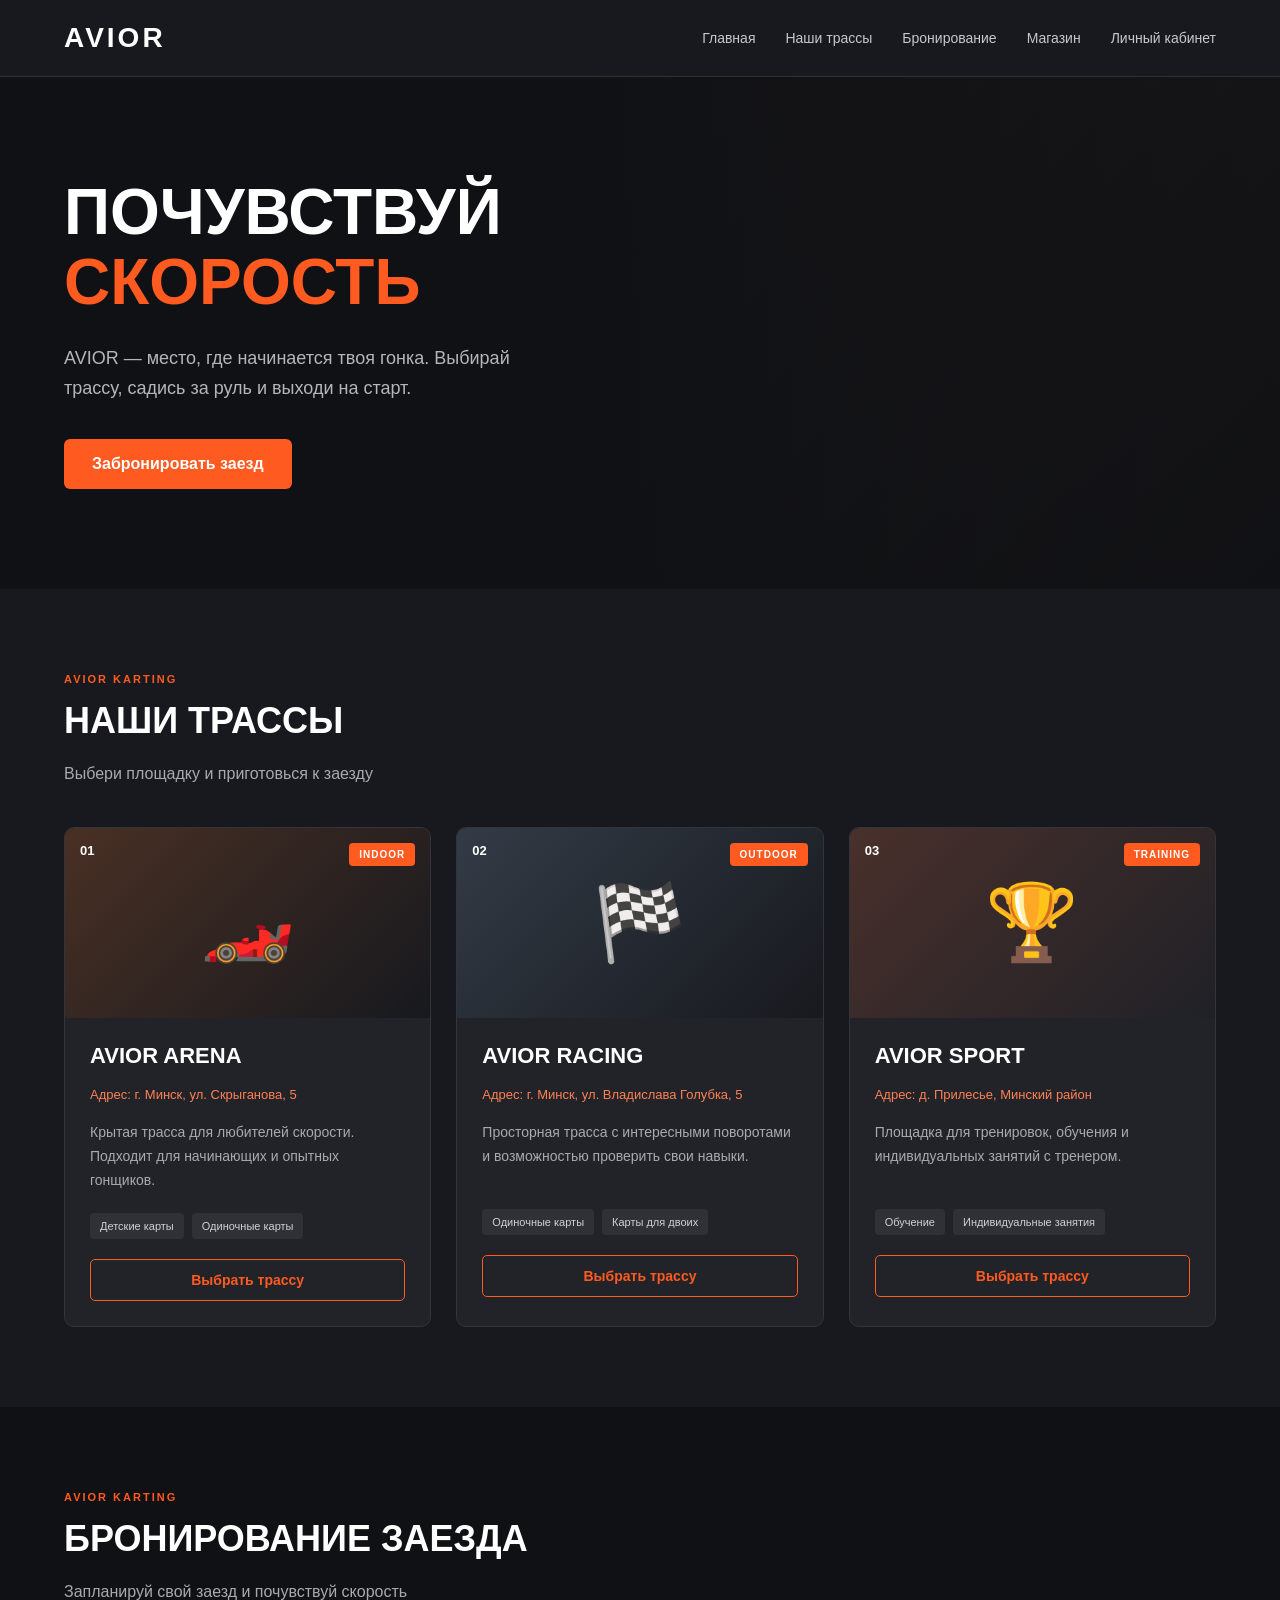
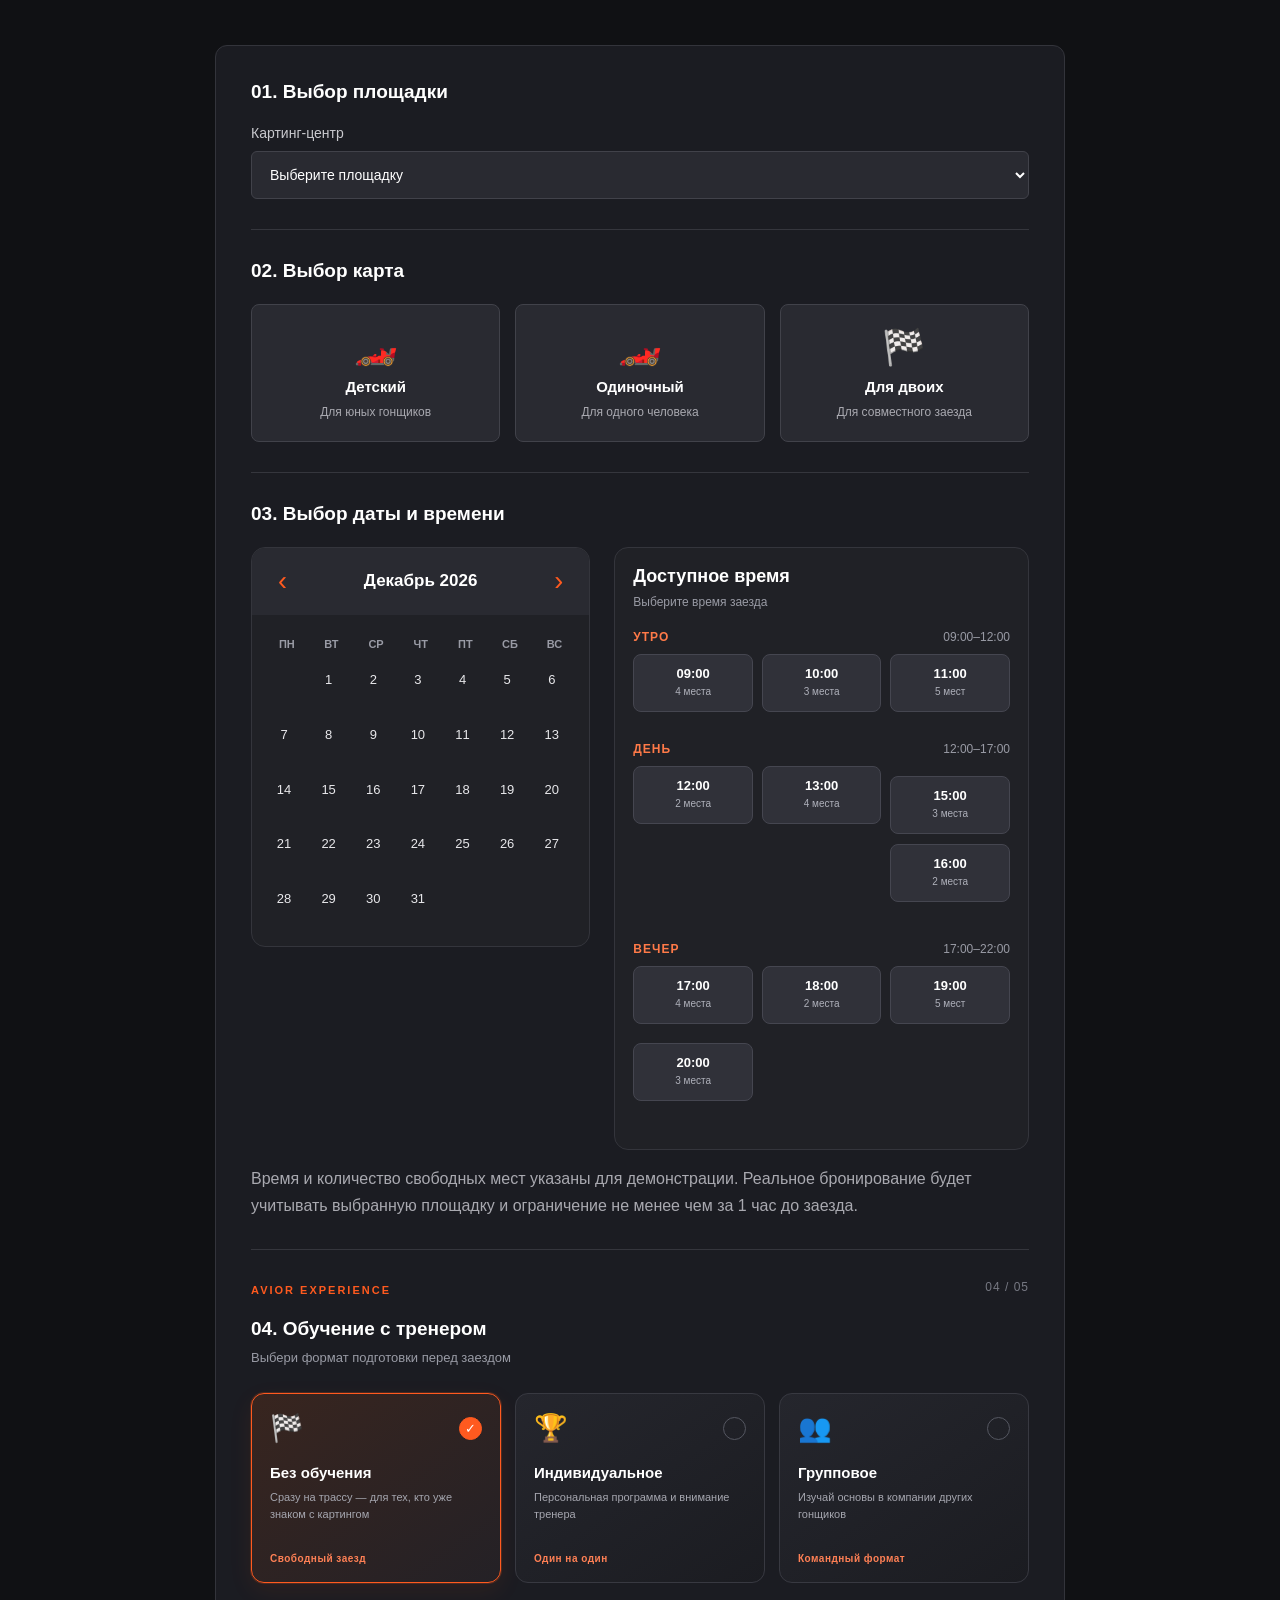
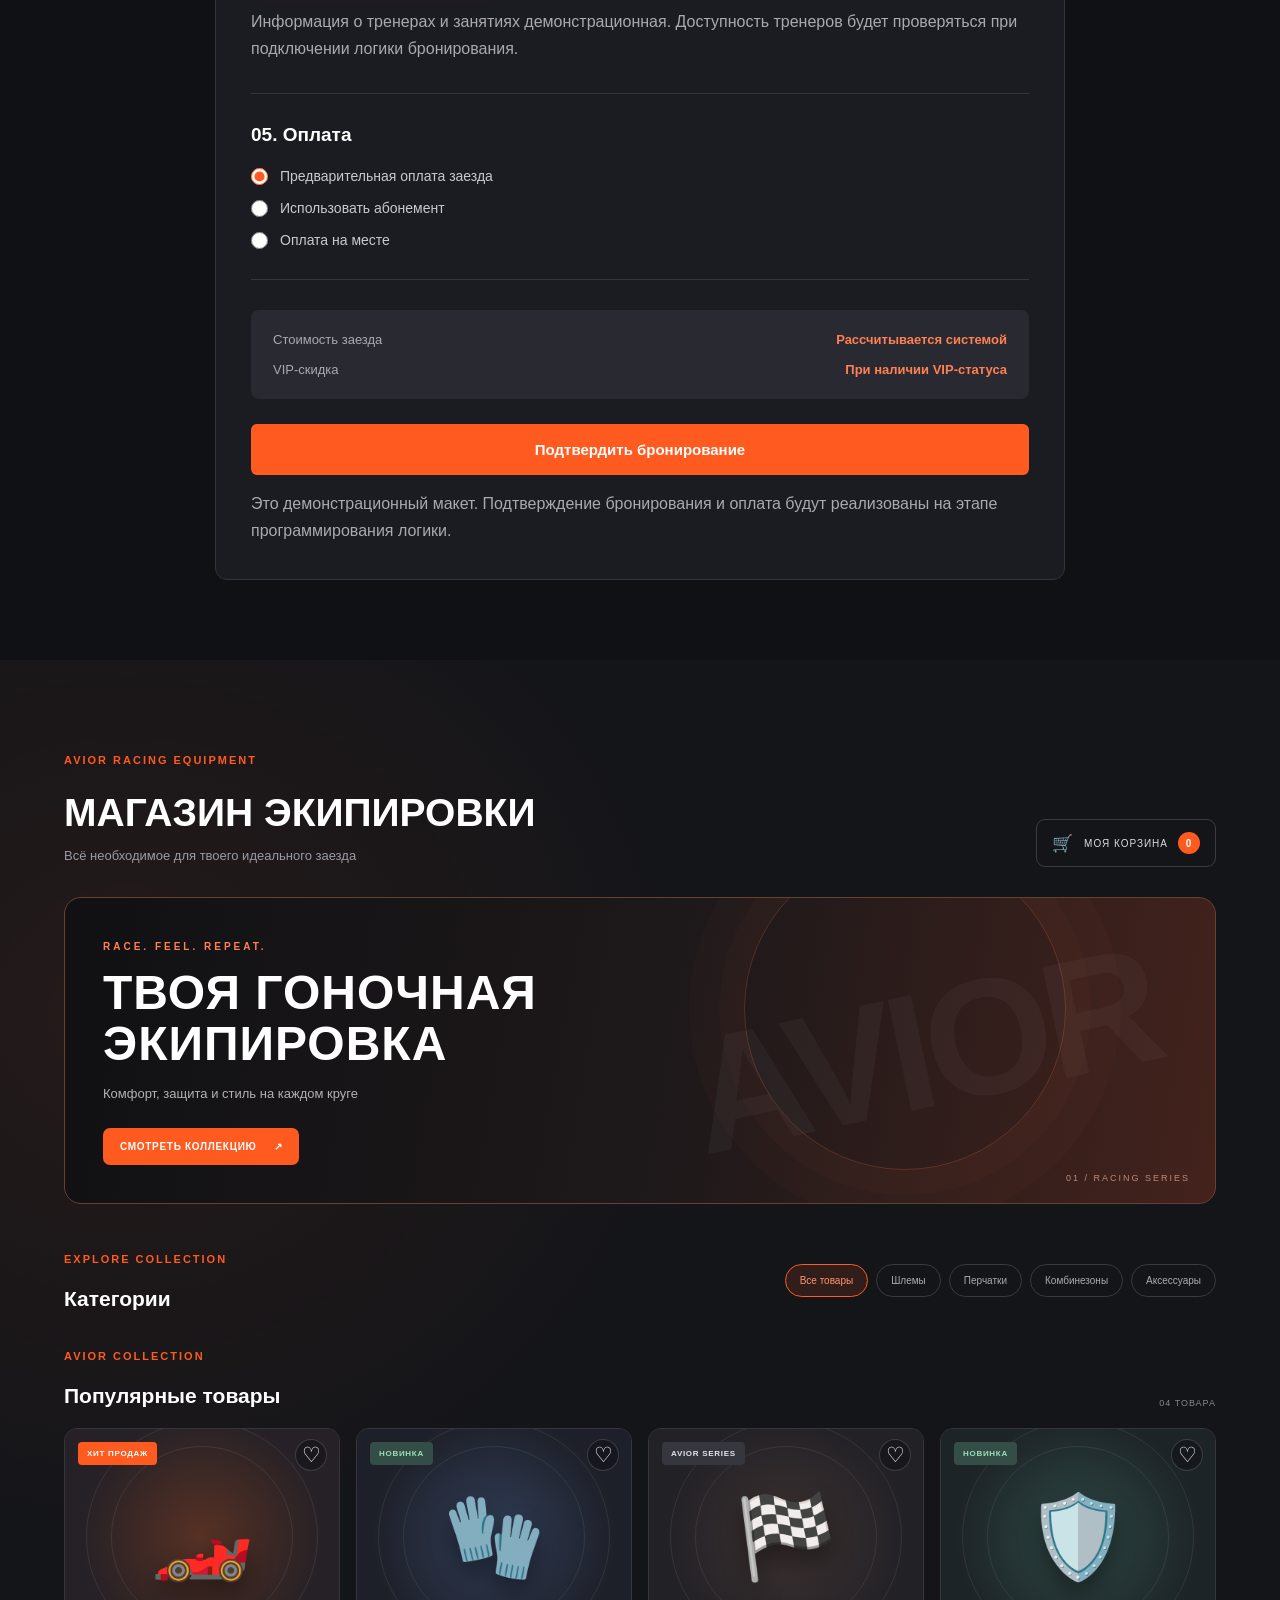
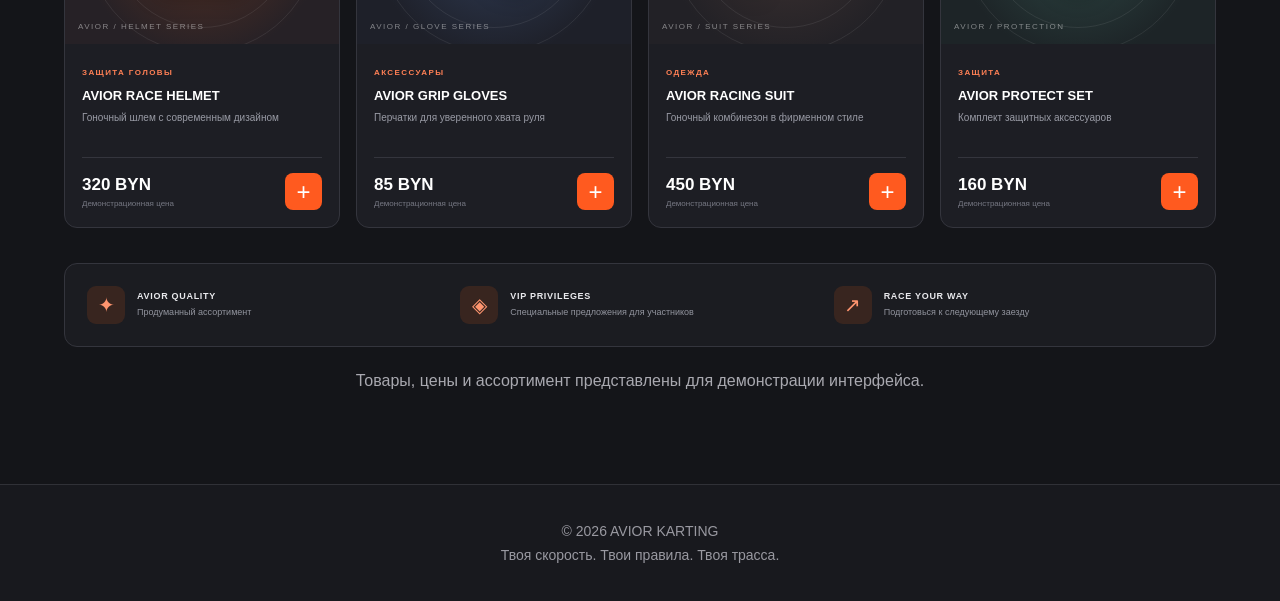
<file: Lab6a/index.html>
<!DOCTYPE html>
<html lang="ru">
<head>
    <meta charset="UTF-8">
    <meta name="viewport" content="width=device-width, initial-scale=1.0">
    <title>AVIOR — Картинг-центр</title>

    <link rel="stylesheet" href="styles.css">
</head>
<body>


<section class="auth-screen" id="authScreen" hidden>
    <div class="auth-brand">
        <h1>AVIOR<span>.</span></h1>
        <p>KARTING EXPERIENCE</p>
    </div>

    <div class="auth-card" id="loginCard">
        <span class="auth-label">WELCOME TO AVIOR</span>
        <h2>Вход в аккаунт</h2>
        <p class="auth-description">Войдите, чтобы продолжить</p>

        <form id="loginForm">
            <label for="loginEmail">Электронная почта</label>
            <input id="loginEmail" type="email"
                   placeholder="example@mail.com" required>

            <label for="loginPassword">Пароль</label>
            <input id="loginPassword" type="password"
                   placeholder="Введите пароль" required>

            <p class="auth-error" id="loginError"></p>

            <button type="submit" class="auth-button">
                ВОЙТИ В АККАУНТ
            </button>
        </form>

        <p class="auth-switch">
            Нет аккаунта?
            <button type="button" id="showRegister">Зарегистрироваться</button>
        </p>
    </div>

    <div class="auth-card" id="registerCard" hidden>
        <span class="auth-label">JOIN AVIOR</span>
        <h2>Регистрация</h2>
        <p class="auth-description">Создайте аккаунт клиента</p>

        <form id="registerForm">
            <label for="registerName">ФИО</label>
            <input id="registerName" type="text"
                   placeholder="Имя и фамилия" required>

            <label for="registerPhone">Телефон</label>
            <input id="registerPhone" type="tel"
                   placeholder="+375 XX XXX-XX-XX" required>

            <label for="registerEmail">Электронная почта</label>
            <input id="registerEmail" type="email"
                   placeholder="example@mail.com" required>

            <label for="registerPassword">Пароль</label>
            <input id="registerPassword" type="password"
                   minlength="6" placeholder="Минимум 6 символов" required>

            <p class="auth-error" id="registerError"></p>

            <button type="submit" class="auth-button">
                СОЗДАТЬ АККАУНТ
            </button>
        </form>

        <p class="auth-switch">
            Уже есть аккаунт?
            <button type="button" id="showLogin">Войти</button>
        </p>
    </div>

    <p class="auth-footer">© AVIOR KARTING · ALL RIGHTS RESERVED</p>
</section>


    <header class="header">
        <div class="container">
            <a href="#" class="logo">AVIOR</a>

            <nav class="navigation">
                <a href="#home">Главная</a>
                <a href="#tracks">Наши трассы</a>
                <a href="#booking">Бронирование</a>
                <a href="#shop">Магазин</a>
                <a href="#authScreen" id="cabinetButton">
    Личный кабинет
</a>
            </nav>
        </div>
    </header>

    <main>

        <section class="hero" id="home">
            <div class="container">
                <h1>ПОЧУВСТВУЙ <span>СКОРОСТЬ</span></h1>

<p>
    AVIOR — место, где начинается твоя гонка.
    Выбирай трассу, садись за руль и выходи на старт.
</p>
                <a href="#booking" class="button">Забронировать заезд</a>
            </div>
        </section>

        <section class="tracks" id="tracks">
    <div class="container">

        <div class="section-heading">
            <span class="section-label">AVIOR KARTING</span>
            <h2>НАШИ ТРАССЫ</h2>
            <p>Выбери площадку и приготовься к заезду</p>
        </div>

        <div class="track-list">

            <article class="track-card">
                <div class="track-image track-image-one">
                    <span class="track-number">01</span>
                    <span class="track-type">INDOOR</span>
                    <span class="track-emoji">🏎️</span>
                </div>

                <div class="track-info">
                    <h3>AVIOR ARENA</h3>
                   <p class="track-address">
    Адрес: г. Минск, ул. Скрыганова, 5
</p>
                    <p class="track-description">
                        Крытая трасса для любителей скорости.
                        Подходит для начинающих и опытных гонщиков.
                    </p>

                    <div class="track-features">
                        <span>Детские карты</span>
                        <span>Одиночные карты</span>
                    </div>

                    <a href="#booking" class="track-button">
                        Выбрать трассу
                    </a>
                </div>
            </article>

            <article class="track-card">
                <div class="track-image track-image-two">
                    <span class="track-number">02</span>
                    <span class="track-type">OUTDOOR</span>
                    <span class="track-emoji">🏁</span>
                </div>

                <div class="track-info">
                    <h3>AVIOR RACING</h3>
                    <p class="track-address">
    Адрес: г. Минск, ул. Владислава Голубка, 5
</p>
                    <p class="track-description">
                        Просторная трасса с интересными поворотами
                        и возможностью проверить свои навыки.
                    </p>

                    <div class="track-features">
                        <span>Одиночные карты</span>
                        <span>Карты для двоих</span>
                    </div>

                    <a href="#booking" class="track-button">
                        Выбрать трассу
                    </a>
                </div>
            </article>

            <article class="track-card">
                <div class="track-image track-image-three">
                    <span class="track-number">03</span>
                    <span class="track-type">TRAINING</span>
                    <span class="track-emoji">🏆</span>
                </div>

                <div class="track-info">
                    <h3>AVIOR SPORT</h3>
                    <p class="track-address">
    Адрес: д. Прилесье, Минский район
</p>
                    <p class="track-description">
                        Площадка для тренировок, обучения
                        и индивидуальных занятий с тренером.
                    </p>

                    <div class="track-features">
                        <span>Обучение</span>
                        <span>Индивидуальные занятия</span>
                    </div>

                    <a href="#booking" class="track-button">
                        Выбрать трассу
                    </a>
                </div>
            </article>

        </div>
    </div>
</section>

       <section class="booking" id="booking">
    <div class="container">

        <div class="section-heading">
            <span class="section-label">AVIOR KARTING</span>
            <h2>БРОНИРОВАНИЕ ЗАЕЗДА</h2>
            <p>Запланируй свой заезд и почувствуй скорость</p>
        </div>

        <form class="booking-form">

            <!-- Выбор площадки -->
            <div class="form-section">
                <h3>01. Выбор площадки</h3>

                <label for="track">Картинг-центр</label>
                <select id="track" name="track">
                    <option value="">Выберите площадку</option>
                    <option value="arena">AVIOR ARENA — Скрыганова, 5</option>
                    <option value="racing">AVIOR RACING — Владислава Голубка, 5</option>
                    <option value="sport">AVIOR SPORT — Прилесье</option>
                </select>
            </div>

            <div class="form-section">
                <h3>02. Выбор карта</h3>

                <div class="kart-options">

                    <label class="kart-option">
                        <input type="radio" name="kart" value="child">
                        <span class="kart-content">
                            <span class="kart-icon">🏎️</span>
                            <strong>Детский</strong>
                            <small>Для юных гонщиков</small>
                        </span>
                    </label>

                    <label class="kart-option">
                        <input type="radio" name="kart" value="single">
                        <span class="kart-content">
                            <span class="kart-icon">🏎️</span>
                            <strong>Одиночный</strong>
                            <small>Для одного человека</small>
                        </span>
                    </label>

                    <label class="kart-option">
                        <input type="radio" name="kart" value="double">
                        <span class="kart-content">
                            <span class="kart-icon">🏁</span>
                            <strong>Для двоих</strong>
                            <small>Для совместного заезда</small>
                        </span>
                    </label>

                </div>
            </div>

            
<div class="form-section">
    <h3>03. Выбор даты и времени</h3>

    <div class="date-time-layout">

        <!-- Календарь -->
        <div class="calendar">
            <div class="calendar-header">
                <button type="button" class="calendar-arrow" aria-label="Предыдущий месяц">‹</button>
                <strong>Декабрь 2026</strong>
                <button type="button" class="calendar-arrow" aria-label="Следующий месяц">›</button>
            </div>

            <div class="calendar-grid">
                <span class="weekday">ПН</span>
                <span class="weekday">ВТ</span>
                <span class="weekday">СР</span>
                <span class="weekday">ЧТ</span>
                <span class="weekday">ПТ</span>
                <span class="weekday">СБ</span>
                <span class="weekday">ВС</span>

                <span class="calendar-empty"></span>

                <label class="calendar-day"><input type="radio" name="booking-date" value="2026-12-01"><span>1</span></label>
                <label class="calendar-day"><input type="radio" name="booking-date" value="2026-12-02"><span>2</span></label>
                <label class="calendar-day"><input type="radio" name="booking-date" value="2026-12-03"><span>3</span></label>
                <label class="calendar-day"><input type="radio" name="booking-date" value="2026-12-04"><span>4</span></label>
                <label class="calendar-day"><input type="radio" name="booking-date" value="2026-12-05"><span>5</span></label>
                <label class="calendar-day"><input type="radio" name="booking-date" value="2026-12-06"><span>6</span></label>

                <label class="calendar-day"><input type="radio" name="booking-date" value="2026-12-07"><span>7</span></label>
                <label class="calendar-day"><input type="radio" name="booking-date" value="2026-12-08"><span>8</span></label>
                <label class="calendar-day"><input type="radio" name="booking-date" value="2026-12-09"><span>9</span></label>
                <label class="calendar-day"><input type="radio" name="booking-date" value="2026-12-10"><span>10</span></label>
                <label class="calendar-day"><input type="radio" name="booking-date" value="2026-12-11"><span>11</span></label>
                <label class="calendar-day"><input type="radio" name="booking-date" value="2026-12-12"><span>12</span></label>
                <label class="calendar-day"><input type="radio" name="booking-date" value="2026-12-13"><span>13</span></label>

                <label class="calendar-day"><input type="radio" name="booking-date" value="2026-12-14"><span>14</span></label>
                <label class="calendar-day"><input type="radio" name="booking-date" value="2026-12-15"><span>15</span></label>
                <label class="calendar-day"><input type="radio" name="booking-date" value="2026-12-16"><span>16</span></label>
                <label class="calendar-day"><input type="radio" name="booking-date" value="2026-12-17"><span>17</span></label>
                <label class="calendar-day"><input type="radio" name="booking-date" value="2026-12-18"><span>18</span></label>
                <label class="calendar-day"><input type="radio" name="booking-date" value="2026-12-19"><span>19</span></label>
                <label class="calendar-day"><input type="radio" name="booking-date" value="2026-12-20"><span>20</span></label>

                <label class="calendar-day"><input type="radio" name="booking-date" value="2026-12-21"><span>21</span></label>
                <label class="calendar-day"><input type="radio" name="booking-date" value="2026-12-22"><span>22</span></label>
                <label class="calendar-day"><input type="radio" name="booking-date" value="2026-12-23"><span>23</span></label>
                <label class="calendar-day"><input type="radio" name="booking-date" value="2026-12-24"><span>24</span></label>
                <label class="calendar-day"><input type="radio" name="booking-date" value="2026-12-25"><span>25</span></label>
                <label class="calendar-day"><input type="radio" name="booking-date" value="2026-12-26"><span>26</span></label>
                <label class="calendar-day"><input type="radio" name="booking-date" value="2026-12-27"><span>27</span></label>

                <label class="calendar-day"><input type="radio" name="booking-date" value="2026-12-28"><span>28</span></label>
                <label class="calendar-day"><input type="radio" name="booking-date" value="2026-12-29"><span>29</span></label>
                <label class="calendar-day"><input type="radio" name="booking-date" value="2026-12-30"><span>30</span></label>
                <label class="calendar-day"><input type="radio" name="booking-date" value="2026-12-31"><span>31</span></label>
            </div>
        </div>

        <div class="time-slots">
            <div class="time-slots-header">
                <h4>Доступное время</h4>
                <span>Выберите время заезда</span>
            </div>

            <div class="time-period">
                <h5>УТРО <span>09:00–12:00</span></h5>
                <div class="time-grid">
                    <label class="time-slot">
                        <input type="radio" name="booking-time" value="09:00">
                        <span><strong>09:00</strong><small>4 места</small></span>
                    </label>
                    <label class="time-slot">
                        <input type="radio" name="booking-time" value="10:00">
                        <span><strong>10:00</strong><small>3 места</small></span>
                    </label>
                    <label class="time-slot">
                        <input type="radio" name="booking-time" value="11:00">
                        <span><strong>11:00</strong><small>5 мест</small></span>
                    </label>
                </div>
            </div>

            <div class="time-period">
                <h5>ДЕНЬ <span>12:00–17:00</span></h5>
                <div class="time-grid">
                    <label class="time-slot">
                        <input type="radio" name="booking-time" value="12:00">
                        <span><strong>12:00</strong><small>2 места</small></span>
                    </label>
                    <label class="time-slot">
                        <input type="radio" name="booking-time" value="13:00">
                        <span><strong>13:00</strong><small>4 места</small></span>
                    </label>
                    <label class="time-slot">
                        <label class="time-slot unavailable">
    <input type="radio" name="booking-time" value="14:00" disabled>
                    </label>
                    <label class="time-slot">
                        <input type="radio" name="booking-time" value="15:00">
                        <span><strong>15:00</strong><small>3 места</small></span>
                    </label>
                    <label class="time-slot">
                        <input type="radio" name="booking-time" value="16:00">
                        <span><strong>16:00</strong><small>2 места</small></span>
                    </label>
                </div>
            </div>

            <div class="time-period">
                <h5>ВЕЧЕР <span>17:00–22:00</span></h5>
                <div class="time-grid">
                    <label class="time-slot">
                        <input type="radio" name="booking-time" value="17:00">
                        <span><strong>17:00</strong><small>4 места</small></span>
                    </label>
                    <label class="time-slot">
                        <input type="radio" name="booking-time" value="18:00">
                        <span><strong>18:00</strong><small>2 места</small></span>
                    </label>
                    <label class="time-slot">
                        <input type="radio" name="booking-time" value="19:00">
                        <span><strong>19:00</strong><small>5 мест</small></span>
                    </label>
                    <label class="time-slot">
                        <input type="radio" name="booking-time" value="20:00">
                        <span><strong>20:00</strong><small>3 места</small></span>
                    </label>
                </div>
            </div>
        </div>
    </div>

    <p class="form-note">
        Время и количество свободных мест указаны для демонстрации.
        Реальное бронирование будет учитывать выбранную площадку и ограничение
        не менее чем за 1 час до заезда.
    </p>
</div>


            
<div class="form-section training-section">
    <div class="training-heading">
        <div>
            <span class="section-label">AVIOR EXPERIENCE</span>
            <h3>04. Обучение с тренером</h3>
            <p>Выбери формат подготовки перед заездом</p>
        </div>
        <span class="training-number">04 / 05</span>
    </div>

    <div class="training-choice-grid">

        <label class="training-choice">
            <input type="radio" name="training" value="none" checked>
            <span class="training-choice-content">
                <span class="training-choice-top">
                    <span class="training-choice-icon">🏁</span>
                    <span class="choice-check">✓</span>
                </span>
                <strong>Без обучения</strong>
                <small>Сразу на трассу — для тех, кто уже знаком с картингом</small>
                <span class="choice-tag">Свободный заезд</span>
            </span>
        </label>

        <label class="training-choice">
            <input type="radio" name="training" value="individual">
            <span class="training-choice-content">
                <span class="training-choice-top">
                    <span class="training-choice-icon">🏆</span>
                    <span class="choice-check">✓</span>
                </span>
                <strong>Индивидуальное</strong>
                <small>Персональная программа и внимание тренера</small>
                <span class="choice-tag">Один на один</span>
            </span>
        </label>

        <label class="training-choice">
            <input type="radio" name="training" value="group">
            <span class="training-choice-content">
                <span class="training-choice-top">
                    <span class="training-choice-icon">👥</span>
                    <span class="choice-check">✓</span>
                </span>
                <strong>Групповое</strong>
                <small>Изучай основы в компании других гонщиков</small>
                <span class="choice-tag">Командный формат</span>
            </span>
        </label>

    </div>

    <div class="trainer-panel">
        <div class="trainer-panel-heading">
            <div>
                <span class="section-label">MEET YOUR COACH</span>
                <h4>Выбери своего тренера</h4>
                <p>Каждый тренер поможет подготовиться к уверенному заезду</p>
            </div>
            <span class="trainer-panel-icon">✦</span>
        </div>

        <div class="trainer-grid">

            <label class="trainer-card">
                <input type="radio" name="trainer" value="trainer1">
                <span class="trainer-card-content">
                    <span class="trainer-avatar avatar-one">АИ</span>
                    <span class="trainer-selected">✓</span>
                    <strong>Александр Иванов</strong>
                    <small>Техника вождения</small>
                    <span class="trainer-experience">Опыт: 8 лет</span>
                    <span class="trainer-select">Выбрать тренера</span>
                </span>
            </label>

            <label class="trainer-card">
                <input type="radio" name="trainer" value="trainer2">
                <span class="trainer-card-content">
                    <span class="trainer-avatar avatar-two">ДП</span>
                    <span class="trainer-selected">✓</span>
                    <strong>Дмитрий Петров</strong>
                    <small>Скорость и траектории</small>
                    <span class="trainer-experience">Опыт: 6 лет</span>
                    <span class="trainer-select">Выбрать тренера</span>
                </span>
            </label>

            <label class="trainer-card">
                <input type="radio" name="trainer" value="trainer3">
                <span class="trainer-card-content">
                    <span class="trainer-avatar avatar-three">МС</span>
                    <span class="trainer-selected">✓</span>
                    <strong>Максим Соколов</strong>
                    <small>Обучение новичков</small>
                    <span class="trainer-experience">Опыт: 5 лет</span>
                    <span class="trainer-select">Выбрать тренера</span>
                </span>
            </label>

        </div>
    </div>

    <div class="group-training-panel">
        <div class="group-training-icon">🏎️</div>
        <div class="group-training-info">
            <span class="section-label">TEAM TRAINING</span>
            <h4>Тренируйся вместе с другими</h4>
            <p>
                Групповое занятие включает знакомство с правилами трассы,
                основы управления картом и практические рекомендации тренера.
            </p>
            <div class="group-training-details">
                <span>◷ Продолжительность: 30 минут</span>
                <span>◎ Групповой формат</span>
            </div>
        </div>
    </div>

    <p class="form-note">
        Информация о тренерах и занятиях демонстрационная.
        Доступность тренеров будет проверяться при подключении логики бронирования.
    </p>
</div>


            <div class="form-section">
                <h3>05. Оплата</h3>

                <div class="training-options">

                    <label class="radio-line">
                        <input type="radio" name="payment" value="online" checked>
                        Предварительная оплата заезда
                    </label>

                    <label class="radio-line">
                        <input type="radio" name="payment" value="subscription">
                        Использовать абонемент
                    </label>

                    <label class="radio-line">
                        <input type="radio" name="payment" value="onsite">
                        Оплата на месте
                    </label>

                </div>
            </div>

            <div class="booking-summary">
                <div>
                    <span>Стоимость заезда</span>
                    <strong>Рассчитывается системой</strong>
                </div>

                <div>
                    <span>VIP-скидка</span>
                    <strong>При наличии VIP-статуса</strong>
                </div>
            </div>

            <button type="button" class="booking-submit">
                Подтвердить бронирование
            </button>

            <p class="form-note">
                Это демонстрационный макет. Подтверждение бронирования
                и оплата будут реализованы на этапе программирования логики.
            </p>

        </form>

    </div>
    <button type="button" id="showErrorButton" hidden>
    Проверить форму ошибки
</button>
</section>

        
<section class="shop" id="shop">
    <div class="container">

        <div class="shop-heading">
            <div>
                <span class="section-label">AVIOR RACING EQUIPMENT</span>
                <h2>МАГАЗИН ЭКИПИРОВКИ</h2>
                <p>Всё необходимое для твоего идеального заезда</p>
            </div>

            <div class="shop-cart">
                <span class="cart-icon">🛒</span>
                <span>МОЯ КОРЗИНА</span>
                <strong>0</strong>
            </div>
        </div>

        <div class="shop-banner">
            <div class="shop-banner-content">
                <span class="banner-label">RACE. FEEL. REPEAT.</span>
                <h3>ТВОЯ ГОНОЧНАЯ<br>ЭКИПИРОВКА</h3>
                <p>Комфорт, защита и стиль на каждом круге</p>
                <a href="#shop-products" class="banner-button">СМОТРЕТЬ КОЛЛЕКЦИЮ <span>↗</span></a>
            </div>
            <div class="banner-decoration">AVIOR</div>
            <div class="banner-racing-mark">01 / RACING SERIES</div>
        </div>

        <div class="shop-categories">
            <div>
                <span class="section-label">EXPLORE COLLECTION</span>
                <h3>Категории</h3>
            </div>

            <div class="category-list">
                <a href="#shop-products" class="category-link active">Все товары</a>
                <a href="#shop-products" class="category-link">Шлемы</a>
                <a href="#shop-products" class="category-link">Перчатки</a>
                <a href="#shop-products" class="category-link">Комбинезоны</a>
                <a href="#shop-products" class="category-link">Аксессуары</a>
            </div>
        </div>

        <div class="shop-products-heading" id="shop-products">
            <div>
                <span class="section-label">AVIOR COLLECTION</span>
                <h3>Популярные товары</h3>
            </div>
            <span class="products-count">04 ТОВАРА</span>
        </div>

        <div class="products-grid">

            <article class="product-card">
                <div class="product-visual helmet-visual">
                    <span class="product-badge bestseller">ХИТ ПРОДАЖ</span>
                    <span class="product-art">🏎️</span>
                    <span class="product-visual-caption">AVIOR / HELMET SERIES</span>
                    <button type="button" class="favorite-button" aria-label="Добавить в избранное">♡</button>
                </div>
                <div class="product-info">
                    <span class="product-category">ЗАЩИТА ГОЛОВЫ</span>
                    <h4>AVIOR RACE HELMET</h4>
                    <p>Гоночный шлем с современным дизайном</p>
                    <div class="product-bottom">
                        <div class="product-price">
                            <strong>320 BYN</strong>
                            <small>Демонстрационная цена</small>
                        </div>
                        <button type="button" class="add-to-cart" aria-label="Добавить шлем в корзину">+</button>
                    </div>
                </div>
            </article>

            <article class="product-card">
                <div class="product-visual gloves-visual">
                    <span class="product-badge new-product">НОВИНКА</span>
                    <span class="product-art">🧤</span>
                    <span class="product-visual-caption">AVIOR / GLOVE SERIES</span>
                    <button type="button" class="favorite-button" aria-label="Добавить в избранное">♡</button>
                </div>
                <div class="product-info">
                    <span class="product-category">АКСЕССУАРЫ</span>
                    <h4>AVIOR GRIP GLOVES</h4>
                    <p>Перчатки для уверенного хвата руля</p>
                    <div class="product-bottom">
                        <div class="product-price">
                            <strong>85 BYN</strong>
                            <small>Демонстрационная цена</small>
                        </div>
                        <button type="button" class="add-to-cart" aria-label="Добавить перчатки в корзину">+</button>
                    </div>
                </div>
            </article>

            <article class="product-card">
                <div class="product-visual suit-visual">
                    <span class="product-badge">AVIOR SERIES</span>
                    <span class="product-art">🏁</span>
                    <span class="product-visual-caption">AVIOR / SUIT SERIES</span>
                    <button type="button" class="favorite-button" aria-label="Добавить в избранное">♡</button>
                </div>
                <div class="product-info">
                    <span class="product-category">ОДЕЖДА</span>
                    <h4>AVIOR RACING SUIT</h4>
                    <p>Гоночный комбинезон в фирменном стиле</p>
                    <div class="product-bottom">
                        <div class="product-price">
                            <strong>450 BYN</strong>
                            <small>Демонстрационная цена</small>
                        </div>
                        <button type="button" class="add-to-cart" aria-label="Добавить комбинезон в корзину">+</button>
                    </div>
                </div>
            </article>

            <article class="product-card">
                <div class="product-visual accessory-visual">
                    <span class="product-badge new-product">НОВИНКА</span>
                    <span class="product-art">🛡️</span>
                    <span class="product-visual-caption">AVIOR / PROTECTION</span>
                    <button type="button" class="favorite-button" aria-label="Добавить в избранное">♡</button>
                </div>
                <div class="product-info">
                    <span class="product-category">ЗАЩИТА</span>
                    <h4>AVIOR PROTECT SET</h4>
                    <p>Комплект защитных аксессуаров</p>
                    <div class="product-bottom">
                        <div class="product-price">
                            <strong>160 BYN</strong>
                            <small>Демонстрационная цена</small>
                        </div>
                        <button type="button" class="add-to-cart" aria-label="Добавить комплект в корзину">+</button>
                    </div>
                </div>
            </article>

        </div>

        <div class="shop-benefits">
            <div class="shop-benefit">
                <span>✦</span>
                <div>
                    <strong>AVIOR QUALITY</strong>
                    <small>Продуманный ассортимент</small>
                </div>
            </div>

            <div class="shop-benefit">
                <span>◈</span>
                <div>
                    <strong>VIP PRIVILEGES</strong>
                    <small>Специальные предложения для участников</small>
                </div>
            </div>

            <div class="shop-benefit">
                <span>↗</span>
                <div>
                    <strong>RACE YOUR WAY</strong>
                    <small>Подготовься к следующему заезду</small>
                </div>
            </div>
        </div>

        <p class="shop-demo-note">
            Товары, цены и ассортимент представлены для демонстрации интерфейса.
        </p>

    </div>
</section>


<section class="admin" id="admin" hidden>
    <div class="section-heading">
        <div>
            <span class="section-label">AVIOR CONTROL CENTER</span>
            <h2>Панель администратора</h2>
            <p>Управление бронированиями и клиентами</p>
        </div>
        <span class="admin-status">
            <span class="status-dot"></span>
            Система активна
        </span>
    </div>

    <div class="admin-stats">
        <article class="admin-stat">
            <span>Бронирования сегодня</span>
            <strong>28</strong>
            <small>+12% к прошлой неделе</small>
        </article>

        <article class="admin-stat">
            <span>Ожидают подтверждения</span>
            <strong>06</strong>
            <small>Требуют внимания</small>
        </article>

        <article class="admin-stat">
            <span>Посетители сегодня</span>
            <strong>94</strong>
            <small>Все площадки</small>
        </article>

        <article class="admin-stat">
            <span>Заказы по телефону</span>
            <strong>09</strong>
            <small>За текущий день</small>
        </article>
        </div>

    <div class="admin-filters">
        <div class="filter-field">
            <label for="orderSearch">Поиск заказа</label>
            <input
                type="search"
                id="orderSearch"
                placeholder="Введите имя или телефон клиента"
            >
        </div>

        <div class="filter-field">
            <label for="orderStatus">Статус заказа</label>
            <select id="orderStatus">
                <option value="all">Все заказы</option>
                <option value="new">Новые</option>
                <option value="confirmed">Подтверждённые</option>
                <option value="cancelled">Отменённые</option>
            </select>
        </div>

        <button type="button" id="resetFilters">
            Сбросить фильтры
        </button>
    </div>

    <div class="admin-content">
        <div class="admin-orders">
            <div class="admin-block-heading">
                <div>
                    <span class="section-label">BOOKING MANAGEMENT</span>
                    <h3>Последние бронирования</h3>
                </div>
                <span class="orders-count">3 заказа</span>
            </div>

            <article class="order-card">
                <div class="order-top">
                    <div>
                        <strong>Александр Смирнов</strong>
                        <span>+375 29 123-45-67</span>
                    </div>
                    <span class="order-status waiting">Ожидает</span>
                </div>
                <div class="order-details">
                    <span>05 декабря · 14:00</span>
                    <span>AVIOR ARENA</span>
                    <span>Одиночный карт</span>
                </div>
                <div class="order-bottom">
                    <span>Предоплата: 30 BYN</span>
                    <button type="button" class="admin-action">Подтвердить</button>
                </div>
            </article>

            <article class="order-card">
                <div class="order-top">
                    <div>
                        <strong>Мария Ковалева</strong>
                        <span>+375 33 456-78-90</span>
                    </div>
                    <span class="order-status confirmed">Подтверждено</span>
                </div>
                <div class="order-details">
                    <span>05 декабря · 15:30</span>
                    <span>AVIOR RACING</span>
                    <span>Карт для двоих</span>
                </div>
                <div class="order-bottom">
                    <span>Предоплата: 50 BYN</span>
                    <button type="button" class="admin-action">Подробнее</button>
                </div>
            </article>

            <article class="order-card">
                <div class="order-top">
                    <div>
                        <strong>Дмитрий Волков</strong>
                        <span>+375 25 987-65-43</span>
                    </div>
                    <span class="order-status confirmed">Подтверждено</span>
                </div>
                <div class="order-details">
                    <span>05 декабря · 17:00</span>
                    <span>AVIOR SPORT</span>
                    <span>Детский карт</span>
                </div>
                <div class="order-bottom">
                    <span>Предоплата: 25 BYN</span>
                    <button type="button" class="admin-action">Подробнее</button>
                </div>
            </article>
        </div>

        <aside class="admin-phone">
            <span class="section-label">PHONE ORDERS</span>
            <h3>Новый заказ</h3>
            <p>Оформление бронирования по телефону администратором.</p>

            <details class="phone-form">
                <summary>+ Принять заказ по телефону</summary>

                <form>
                    <label for="phone-name">ФИО клиента</label>
                    <input id="phone-name" type="text" placeholder="Имя и фамилия">

                    <label for="phone-number">Номер телефона</label>
                    <input id="phone-number" type="tel" placeholder="+375 XX XXX-XX-XX">

                    <label for="phone-arena">Площадка</label>
                    <select id="phone-arena">
                        <option>AVIOR ARENA</option>
                        <option>AVIOR RACING</option>
                        <option>AVIOR SPORT</option>
                    </select>

                    <label for="phone-date">Дата заезда</label>
                    <input id="phone-date" type="date">

                    <label for="phone-time">Время</label>
                    <input id="phone-time" type="time">

                    <label for="phone-kart">Тип карта</label>
                    <select id="phone-kart">
                        <option>Одиночный</option>
                        <option>Детский</option>
                        <option>Для двоих</option>
                    </select>

                    <label for="phone-payment">Оплата</label>
                    <select id="phone-payment">
                        <option>Предоплата</option>
                        <option>Оплата на месте</option>
                        <option>Абонемент</option>
                    </select>

                    <button type="button" class="admin-submit">
                        Создать заказ
                    </button>
                </form>
            </details>
        </aside>
    </div>
</section>


<section class="management" id="management" hidden>
    <div class="section-heading">
        <div>
            <span class="section-label">AVIOR BUSINESS ANALYTICS</span>
            <h2>Панель руководителя</h2>
            <p>Аналитика и эффективность картинговых площадок</p>
        </div>

        <span class="management-period">ОТЧЁТ · ДЕКАБРЬ 2026</span>
    </div>

    <div class="management-overview">
        <article class="management-card">
            <span>Всего часов работы</span>
            <strong>486 <small>ч</small></strong>
            <p>Все площадки за период</p>
        </article>

        <article class="management-card">
            <span>Среднее время работы</span>
            <strong>8.1 <small>ч</small></strong>
            <p>В среднем за день</p>
        </article>

        <article class="management-card">
            <span>Количество посетителей</span>
            <strong>2 840</strong>
            <p>За выбранный период</p>
        </article>

        <article class="management-card">
            <span>Средняя загрузка</span>
            <strong>78<small>%</small></strong>
            <p>По всем площадкам</p>
        </article>
    </div>

    <div class="management-grid">
        <div class="management-chart">
            <div class="management-block-title">
                <div>
                    <span class="section-label">TRACK OCCUPANCY</span>
                    <h3>Загрузка площадок</h3>
                </div>
                <span class="chart-period">За неделю</span>
            </div>

            <div class="chart-legend">
                <span><i class="legend-orange"></i> AVIOR ARENA</span>
                <span><i class="legend-yellow"></i> AVIOR RACING</span>
                <span><i class="legend-gray"></i> AVIOR SPORT</span>
            </div>

            <div class="occupancy-chart">
                <div class="chart-y-labels">
                    <span>100%</span>
                    <span>75%</span>
                    <span>50%</span>
                    <span>25%</span>
                    <span>0%</span>
                </div>

                <div class="chart-area">
                    <div class="chart-grid-lines">
                        <span></span>
                        <span></span>
                        <span></span>
                        <span></span>
                        <span></span>
                    </div>

                    <div class="chart-columns">
                        <div class="chart-day">
                            <div class="chart-bars">
                                <i style="height: 85%"></i>
                                <i style="height: 65%" class="yellow-bar"></i>
                                <i style="height: 45%" class="gray-bar"></i>
                            </div>
                            <span>ПН</span>
                        </div>

                        <div class="chart-day">
                            <div class="chart-bars">
                                <i style="height: 70%"></i>
                                <i style="height: 80%" class="yellow-bar"></i>
                                <i style="height: 55%" class="gray-bar"></i>
                            </div>
                            <span>ВТ</span>
                        </div>

                        <div class="chart-day">
                            <div class="chart-bars">
                                <i style="height: 90%"></i>
                                <i style="height: 75%" class="yellow-bar"></i>
                                <i style="height: 60%" class="gray-bar"></i>
                            </div>
                            <span>СР</span>
                        </div>

                        <div class="chart-day">
                            <div class="chart-bars">
                                <i style="height: 65%"></i>
                                <i style="height: 55%" class="yellow-bar"></i>
                                <i style="height: 40%" class="gray-bar"></i>
                            </div>
                            <span>ЧТ</span>
                        </div>

                        <div class="chart-day">
                            <div class="chart-bars">
                                <i style="height: 95%"></i>
                                <i style="height: 85%" class="yellow-bar"></i>
                                <i style="height: 70%" class="gray-bar"></i>
                            </div>
                            <span>ПТ</span>
                        </div>

                        <div class="chart-day">
                            <div class="chart-bars">
                                <i style="height: 100%"></i>
                                <i style="height: 90%" class="yellow-bar"></i>
                                <i style="height: 80%" class="gray-bar"></i>
                            </div>
                            <span>СБ</span>
                        </div>

                        <div class="chart-day">
                            <div class="chart-bars">
                                <i style="height: 90%"></i>
                                <i style="height: 75%" class="yellow-bar"></i>
                                <i style="height: 65%" class="gray-bar"></i>
                            </div>
                            <span>ВС</span>
                        </div>
                    </div>
                </div>
            </div>
        </div>

        <aside class="management-ranking">
            <span class="section-label">LOCATION ANALYTICS</span>
            <h3>Показатели площадок</h3>

            <div class="location-metric">
                <div class="location-metric-heading">
                    <strong>AVIOR ARENA</strong>
                    <span>86%</span>
                </div>
                <div class="metric-track">
                    <i style="width: 86%"></i>
                </div>
                <small>168 часов работы</small>
            </div>

            <div class="location-metric">
                <div class="location-metric-heading">
                    <strong>AVIOR RACING</strong>
                    <span>78%</span>
                </div>
                <div class="metric-track">
                    <i style="width: 78%"></i>
                </div>
                <small>154 часа работы</small>
            </div>

            <div class="location-metric">
                <div class="location-metric-heading">
                    <strong>AVIOR SPORT</strong>
                    <span>70%</span>
                </div>
                <div class="metric-track">
                    <i style="width: 70%"></i>
                </div>
                <small>164 часа работы</small>
            </div>
        </aside>
    </div>

    <div class="management-note">
        <div class="note-icon">✦</div>
        <div>
            <strong>Аналитический отчёт</strong>
            <p>Руководитель может оценивать загруженность площадок,
            сравнивать часы работы и анализировать посещаемость.</p>
        </div>
    </div>
</section>

        
<section class="profile" id="profile" hidden>
    <div class="container">

        <!-- Заголовок кабинета -->
        <div class="profile-heading">
            <div>
                <span class="section-label">AVIOR MEMBERS CLUB</span>
                <h2>ЛИЧНЫЙ КАБИНЕТ</h2>
                <p>Твоя история скорости начинается здесь</p>
            </div>
            <div class="profile-status">
                <span class="status-dot"></span>
                DEMO ACCOUNT
            </div>
        </div>

        <!-- Приветствие -->
        <div class="profile-welcome">
            <div class="welcome-avatar">A</div>
            <div class="welcome-text">
                <span>РАДЫ ВИДЕТЬ ТЕБЯ СНОВА</span>
                <h3>Гонщик AVIOR</h3>
                <p>Управляй бронированиями, следи за достижениями и открывай новые возможности.</p>
            </div>
            <a href="#booking" class="welcome-button">Забронировать заезд <span>↗</span></a>
        </div>

        <div class="vip-card">
            <div class="vip-card-glow"></div>

            <div class="vip-card-top">
                <div class="vip-brand">
                    <span class="vip-brand-symbol">A</span>
                    <span>AVIOR <small>RACING CLUB</small></span>
                </div>
                <span class="vip-label">MEMBER CARD</span>
            </div>

            <div class="vip-card-middle">
                <span class="vip-tier">VIP STATUS</span>
                <h3>GOLD MEMBER</h3>
                <p>Особый статус для тех, кто выбирает скорость</p>
            </div>

            <div class="vip-card-bottom">
                <div>
                    <small>ПРИВИЛЕГИЯ УЧАСТНИКА</small>
                    <strong>−15% <span>на заезды</span></strong>
                </div>
                <div class="vip-card-chip">✦</div>
            </div>
        </div>

        <!-- Статистика -->
        <div class="profile-stats">
            <article class="stat-card">
                <span class="stat-icon">🏁</span>
                <span class="stat-value">12</span>
                <span class="stat-title">Всего заездов</span>
                <span class="stat-caption">За всё время</span>
            </article>

            <article class="stat-card">
                <span class="stat-icon">◷</span>
                <span class="stat-value">4.5 <small>ч</small></span>
                <span class="stat-title">Время на трассе</span>
                <span class="stat-caption">Твой гоночный опыт</span>
            </article>

            <article class="stat-card">
                <span class="stat-icon">✦</span>
                <span class="stat-value">850</span>
                <span class="stat-title">Бонусные баллы</span>
                <span class="stat-caption">Доступно к использованию</span>
            </article>

            <article class="stat-card">
                <span class="stat-icon">♛</span>
                <span class="stat-value">GOLD</span>
                <span class="stat-title">Уровень участника</span>
                <span class="stat-caption">VIP-программа</span>
            </article>
        </div>

        <div class="profile-content-grid">

            <div class="profile-panel upcoming-panel">
                <div class="panel-heading">
                    <div>
                        <span class="section-label">YOUR NEXT RACE</span>
                        <h3>Ближайший заезд</h3>
                    </div>
                    <span class="booking-status">ОЖИДАЕТСЯ</span>
                </div>

                <div class="upcoming-race">
                    <div class="race-date">
                        <span>ДЕК</span>
                        <strong>05</strong>
                        <small>СУББОТА</small>
                    </div>

                    <div class="race-info">
                        <h4>AVIOR ARENA</h4>
                        <p>Одиночный карт</p>
                        <div class="race-details">
                            <span>◷ 18:30</span>
                            <span>⌖ Скрыганова, 5</span>
                        </div>
                    </div>
                </div>

                <div class="upcoming-footer">
                    <span>Номер бронирования</span>
                    <strong>AV-2026-001</strong>
                </div>

                <a href="#booking" class="panel-link">Изменить бронирование <span>↗</span></a>
            </div>

            <!-- Прогресс VIP -->
            <div class="profile-panel vip-progress-panel">
                <span class="section-label">YOUR PROGRESS</span>
                <h3>Твой путь к PLATINUM</h3>
                <p>Продолжай участвовать в заездах и открывай новые привилегии.</p>

                <div class="level-progress-heading">
                    <span>GOLD</span>
                    <span>PLATINUM</span>
                </div>

                <div class="level-progress">
                    <span></span>
                </div>

                <div class="progress-numbers">
                    <strong>12 заездов</strong>
                    <span>До следующего уровня: 8</span>
                </div>

                <div class="next-level-benefit">
                    <span>✦</span>
                    <div>
                        <strong>Новые привилегии впереди</strong>
                        <small>Повышенная скидка и специальные предложения</small>
                    </div>
                </div>
            </div>

        </div>

        <div class="profile-panel history-panel">
            <div class="panel-heading">
                <div>
                    <span class="section-label">RACE HISTORY</span>
                    <h3>История заездов</h3>
                </div>
                <span class="history-count">ПОСЛЕДНИЕ ЗАЕЗДЫ</span>
            </div>

            <div class="history-list">

                <div class="history-item">
                    <div class="history-icon">🏎️</div>
                    <div class="history-info">
                        <strong>AVIOR ARENA</strong>
                        <small>Одиночный карт · 15 минут</small>
                    </div>
                    <div class="history-date">
                        <strong>28.11.2026</strong>
                        <small>18:00</small>
                    </div>
                    <span class="history-result">ЗАВЕРШЁН</span>
                </div>

                <div class="history-item">
                    <div class="history-icon">🏁</div>
                    <div class="history-info">
                        <strong>AVIOR RACING</strong>
                        <small>Одиночный карт · 15 минут</small>
                    </div>
                    <div class="history-date">
                        <strong>21.11.2026</strong>
                        <small>16:30</small>
                    </div>
                    <span class="history-result">ЗАВЕРШЁН</span>
                </div>

                <div class="history-item">
                    <div class="history-icon">🏎️</div>
                    <div class="history-info">
                        <strong>AVIOR SPORT</strong>
                        <small>Детский карт · 10 минут</small>
                    </div>
                    <div class="history-date">
                        <strong>14.11.2026</strong>
                        <small>12:00</small>
                    </div>
                    <span class="history-result">ЗАВЕРШЁН</span>
                </div>

            </div>
        </div>

<div class="profile-panel my-bookings" id="myBookings">

    <div class="panel-heading">
        <div>
            <span class="section-label">BOOKING MANAGEMENT</span>
            <h3>Мои бронирования</h3>
            <p>Поиск и управление запланированными заездами</p>
        </div>
        <span class="history-count">2 ЗАКАЗА</span>
    </div>

    <div class="booking-filters">

        <div class="filter-field">
            <label for="bookingSearch">Поиск</label>
            <input
                type="search"
                id="bookingSearch"
                placeholder="Номер заказа или площадка"
            >
        </div>

        <div class="filter-field">
            <label for="bookingStatus">Статус</label>
            <select id="bookingStatus">
                <option value="all">Все</option>
                <option value="active">Активные</option>
                <option value="completed">Завершённые</option>
                <option value="cancelled">Отменённые</option>
            </select>
        </div>

        <button type="button" class="filter-button">
            Найти
        </button>

    </div>

    <article class="managed-booking">

        <div class="managed-booking-info">
            <div>
                <span class="booking-number">AV-2026-001</span>
                <span class="managed-status active">АКТИВНО</span>
            </div>

            <h4>AVIOR ARENA</h4>

            <p>05 декабря 2026 · 18:30</p>
            <p>Одиночный карт · 15 минут</p>
            <strong>85 BYN</strong>
        </div>

        <div class="managed-booking-actions">
            <button type="button" class="edit-booking">
                Изменить
            </button>

            <button type="button" class="cancel-booking">
                Отменить
            </button>
        </div>

    </article>

    <article class="managed-booking">

        <div class="managed-booking-info">
            <div>
                <span class="booking-number">AV-2026-002</span>
                <span class="managed-status completed">ЗАВЕРШЕНО</span>
            </div>

            <h4>AVIOR RACING</h4>

            <p>21 ноября 2026 · 16:30</p>
            <p>Одиночный карт · 15 минут</p>
            <strong>85 BYN</strong>
        </div>

        <div class="managed-booking-actions">
            <button type="button" class="view-booking">
                Подробнее
            </button>
        </div>

    </article>

    <p class="interface-hint">
        «Изменить» открывает форму редактирования.
        «Отменить» открывает окно подтверждения отмены.
    </p>

<div class="booking-edit-form" id="bookingEditForm" hidden>

    <div class="panel-heading">
        <div>
            <span class="section-label">EDIT BOOKING</span>
            <h3>Изменение бронирования</h3>
        </div>
    </div>

    <form id="editBookingForm">

        <div class="filter-field">
            <label for="editTrack">Площадка</label>
            <select id="editTrack">
                <option>AVIOR ARENA</option>
                <option>AVIOR RACING</option>
                <option>AVIOR SPORT</option>
            </select>
        </div>

        <div class="filter-field">
            <label for="editKart">Вид карта</label>
            <select id="editKart">
                <option>Одиночный карт</option>
                <option>Детский карт</option>
                <option>Карт для двоих</option>
            </select>
        </div>

        <div class="filter-field">
            <label for="editDate">Дата заезда</label>
            <input type="date" id="editDate" value="2026-12-05">
        </div>

        <div class="filter-field">
            <label for="editTime">Время заезда</label>
            <select id="editTime">
                <option>18:30</option>
                <option>19:00</option>
                <option>19:30</option>
                <option>20:00</option>
            </select>
        </div>

        <div class="managed-booking-actions">
            <button type="submit" class="edit-booking">
                Сохранить изменения
            </button>

            <button type="button" id="closeEditForm" class="cancel-booking">
                Закрыть
            </button>
        </div>

    </form>
</div>

<div class="cancel-confirmation" id="cancelConfirmation" hidden>

    <span class="section-label">CANCEL BOOKING</span>

    <h3>Отменить бронирование?</h3>

    <p>
        Вы действительно хотите отменить бронирование
        AV-2026-001?
    </p>

    <div class="managed-booking-actions">

        <button type="button" id="confirmCancel" class="cancel-booking">
            Да, отменить
        </button>

        <button type="button" id="closeCancel" class="edit-booking">
            Нет, вернуться
        </button>

    </div>

</div>

</div>

        <div class="profile-actions">
            <a href="#booking" class="profile-action-card">
                <span class="action-icon">🏁</span>
                <span>
                    <strong>Новый заезд</strong>
                    <small>Выбрать дату и время</small>
                </span>
                <b>↗</b>
            </a>

            <a href="#shop" class="profile-action-card">
                <span class="action-icon">🛍️</span>
                <span>
                    <strong>Магазин экипировки</strong>
                    <small>Всё для твоей гонки</small>
                </span>
                <b>↗</b>
            </a>
        </div>

        <p class="profile-demo-note">
            Демонстрационный личный кабинет. Статистика, VIP-статус,
            бронирования и бонусы приведены в качестве примера.
        </p>

    </div>

<section class="booking-modal-section" id="editBookingForm">

    <div class="booking-modal">
        <span class="section-label">BOOKING EDIT</span>
        <h2>Изменение бронирования</h2>
        <p>Измените параметры запланированного заезда.</p>

        <form>
            <div class="edit-form-grid">

                <div class="filter-field">
                    <label for="editTrack">Площадка</label>
                    <select id="editTrack">
                        <option>AVIOR ARENA</option>
                        <option>AVIOR RACING</option>
                        <option>AVIOR SPORT</option>
                    </select>
                </div>

                <div class="filter-field">
                    <label for="editKart">Тип карта</label>
                    <select id="editKart">
                        <option>Одиночный карт</option>
                        <option>Детский карт</option>
                        <option>Карт для двоих</option>
                    </select>
                </div>

                <div class="filter-field">
                    <label for="editDate">Дата</label>
                    <input type="date" id="editDate">
                </div>

                <div class="filter-field">
                    <label for="editTime">Время</label>
                    <select id="editTime">
                        <option>15:00</option>
                        <option>16:00</option>
                        <option>17:00</option>
                        <option>18:30</option>
                    </select>
                </div>

            </div>

            <div class="modal-actions">
                <button type="button" class="edit-booking">
                    Сохранить изменения
                </button>

                <button type="button" class="view-booking">
                    Закрыть
                </button>
            </div>
        </form>
    </div>

</section>

<section class="booking-modal-section" id="cancelBookingForm">

    <div class="booking-modal">
        <span class="section-label">CANCEL BOOKING</span>

        <h2>Отменить бронирование?</h2>

        <p>
            Вы действительно хотите отменить заказ AV-2026-001?
            После подтверждения бронирование будет отменено.
        </p>

        <div class="modal-actions">
            <button type="button" class="cancel-booking">
                Подтвердить отмену
            </button>

            <button type="button" class="view-booking">
                Вернуться
            </button>
        </div>
    </div>

</section>

</section>

<section class="error-section" id="errorPage" hidden>
    <div class="error-card">
        <span class="error-icon">!</span>

        <h2>Не удалось оформить бронирование</h2>

        <p>
            На выбранное время нет свободных картов.
            Пожалуйста, выберите другое время или площадку.
        </p>

        <a href="#booking" class="error-button">
            Выбрать другое время
        </a>

        <a href="#home" class="error-link">
            Вернуться на главную
        </a>
    </div>
</section>

    </main>

    <!-- Подвал сайта -->
    <footer class="footer">
        <div class="container">
            <p>© 2026 AVIOR KARTING</p>
<p>Твоя скорость. Твои правила. Твоя трасса.</p>
        </div>
    </footer>



<script>
document.addEventListener("DOMContentLoaded", function () {

    const authScreen = document.getElementById("authScreen");
    const loginCard = document.getElementById("loginCard");
    const registerCard = document.getElementById("registerCard");

    const loginForm = document.getElementById("loginForm");
    const registerForm = document.getElementById("registerForm");

    const loginError = document.getElementById("loginError");
    const registerError = document.getElementById("registerError");

    const loginEmail = document.getElementById("loginEmail");
    const loginPassword = document.getElementById("loginPassword");

    let currentUser = null;

    const registeredUsers = JSON.parse(
        localStorage.getItem("aviorUsers") || "[]"
    );

    const demoUsers = [
        {
            name: "Клиент AVIOR",
            email: "client@avior.by",
            password: "Client123",
            role: "client"
        },
        {
            name: "Администратор AVIOR",
            email: "admin@avior.by",
            password: "Admin123",
            role: "admin"
        },
        {
            name: "Руководитель AVIOR",
            email: "director@avior.by",
            password: "Director123",
            role: "director"
        }
    ];

    if (!authScreen || !loginForm || !registerForm) {
        console.error("Не найдены элементы авторизации.");
        return;
    }

    function openLogin(message = "") {
        authScreen.hidden = false;
        loginCard.hidden = false;
        registerCard.hidden = true;
        loginError.textContent = message;
    }

    function requireLogin() {
        if (!currentUser) {
            openLogin("Для этого действия необходимо войти в аккаунт.");
            return false;
        }

        return true;
    }

    function showRole(role, name) {

        authScreen.hidden = true;

        document.querySelectorAll("main > section").forEach(function (section) {

            if (role === "client") {
                section.hidden =
        section.id === "admin" ||
        section.id === "management" ||
        section.id === "errorPage";
            } else {
                section.hidden =
                    section.id !== (role === "admin" ? "admin" : "management");
            }

        });

        const header = document.querySelector("header");
        const footer = document.querySelector("footer");

        if (header) header.hidden = role !== "client";
        if (footer) footer.hidden = role !== "client";

        let logoutButton = document.getElementById("logoutButton");

        if (!logoutButton) {
            logoutButton = document.createElement("button");
            logoutButton.id = "logoutButton";
            logoutButton.textContent = "Выйти";
            logoutButton.className = "auth-logout";

            document.body.appendChild(logoutButton);

            logoutButton.addEventListener("click", function () {
                currentUser = null;
                location.reload();
            });
        }

        logoutButton.hidden = false;

        document.title = "AVIOR KARTING — " + name;

        window.scrollTo(0, 0);
    }

    document.getElementById("cabinetButton")
        .addEventListener("click", function (event) {

            event.preventDefault();

            if (currentUser && currentUser.role === "client") {
                const profile = document.getElementById("profile");

                profile.hidden = false;
                profile.scrollIntoView({ behavior: "smooth" });

                return;
            }

            openLogin();
        });

    document.getElementById("showRegister").onclick = function () {
        loginCard.hidden = true;
        registerCard.hidden = false;
        registerError.textContent = "";
    };

    document.getElementById("showLogin").onclick = function () {
        registerCard.hidden = true;
        loginCard.hidden = false;
        loginError.textContent = "";
    };

    loginForm.addEventListener("submit", function (event) {

        event.preventDefault();

        const email = loginEmail.value.trim().toLowerCase();
        const password = loginPassword.value;

        const user = [...demoUsers, ...registeredUsers].find(function (item) {
            return item.email.toLowerCase() === email &&
                   item.password === password;
        });

        if (!user) {
            loginError.textContent =
                "Неверная электронная почта или пароль.";
            return;
        }

        currentUser = user;

        loginError.textContent = "";

        showRole(user.role, user.name);
    });

    registerForm.addEventListener("submit", function (event) {

        event.preventDefault();

        const name = document.getElementById("registerName").value.trim();
        const phone = document.getElementById("registerPhone").value.trim();

        const email = document.getElementById("registerEmail")
            .value.trim().toLowerCase();

        const password = document.getElementById("registerPassword").value;

        const emailExists = [...demoUsers, ...registeredUsers].some(
            function (user) {
                return user.email.toLowerCase() === email;
            }
        );

        if (emailExists) {
            registerError.textContent =
                "Аккаунт с такой почтой уже существует.";
            return;
        }

        registeredUsers.push({
            name: name,
            phone: phone,
            email: email,
            password: password,
            role: "client"
        });

        localStorage.setItem(
            "aviorUsers",
            JSON.stringify(registeredUsers)
        );

        registerForm.reset();

        registerCard.hidden = true;
        loginCard.hidden = false;

        loginEmail.value = email;

        loginError.textContent =
            "Аккаунт создан! Теперь войдите в систему.";
    });

    document.querySelectorAll(".add-to-cart")
        .forEach(function (button) {

            button.addEventListener("click", function () {

                if (!requireLogin()) return;

                alert("Вы вошли в аккаунт. Покупка пока демонстрационная.");
            });

        });

       const showErrorButton = document.getElementById("showErrorButton");
const errorPage = document.getElementById("errorPage");

const bookingSubmit = document.querySelector(".booking-submit");

if (bookingSubmit && errorPage) {
    bookingSubmit.addEventListener("click", function () {

        if (!requireLogin()) return;

        document.querySelectorAll("main > section").forEach(function (section) {
            section.hidden = section.id !== "errorPage";
        });

        errorPage.hidden = false;
        window.scrollTo(0, 0);
    });
}

if (showErrorButton && errorPage) {
    showErrorButton.addEventListener("click", function () {
        document.querySelectorAll("main > section").forEach(function (section) {
            section.hidden = section.id !== "errorPage";
        });

        errorPage.hidden = false;
        window.scrollTo(0, 0);
    });
}
});

document.querySelectorAll("#errorPage a").forEach(function (link) {

    link.addEventListener("click", function () {

        errorPage.hidden = true;

        document.querySelectorAll("main > section").forEach(function (section) {
            section.hidden =
                section.id === "admin" ||
                section.id === "management" ||
                section.id === "errorPage";
        });

        window.scrollTo(0, 0);
    });

});

const bookingEditForm = document.getElementById("bookingEditForm");
const cancelConfirmation = document.getElementById("cancelConfirmation");

const editBookingButton = document.querySelector(
    ".managed-booking .edit-booking"
);

const cancelBookingButton = document.querySelector(
    ".managed-booking .cancel-booking"
);

const closeEditForm = document.getElementById("closeEditForm");
const closeCancel = document.getElementById("closeCancel");

if (editBookingButton && bookingEditForm && cancelConfirmation) {
    editBookingButton.addEventListener("click", function () {
        cancelConfirmation.hidden = true;
        bookingEditForm.hidden = false;
    });
}

if (cancelBookingButton && bookingEditForm && cancelConfirmation) {
    cancelBookingButton.addEventListener("click", function () {
        bookingEditForm.hidden = true;
        cancelConfirmation.hidden = false;
    });
}

if (closeEditForm && bookingEditForm) {
    closeEditForm.addEventListener("click", function () {
        bookingEditForm.hidden = true;
    });
}

if (closeCancel && cancelConfirmation) {
    closeCancel.addEventListener("click", function () {
        cancelConfirmation.hidden = true;
    });
}

const editForm = document.getElementById("editBookingForm");

if (editForm) {
    editForm.addEventListener("submit", function (event) {
        event.preventDefault();

        alert("Изменения сохранены (демо)");
        bookingEditForm.hidden = true;
    });
}

const confirmCancel = document.getElementById("confirmCancel");

if (confirmCancel && cancelConfirmation) {
    confirmCancel.addEventListener("click", function () {
        const activeBooking = document.querySelector(
            ".managed-booking"
        );

        if (activeBooking) {
            const status = activeBooking.querySelector(
                ".booking-status"
            );

            if (status) {
                status.textContent = "Отменено";
                status.classList.remove("active");
                status.classList.add("cancelled");
            }

            const actions = activeBooking.querySelector(
                ".managed-booking-actions"
            );

            if (actions) {
                actions.hidden = true;
            }
        }

        cancelConfirmation.hidden = true;
        alert("Бронирование отменено (демо)");
    });
}

</script>
<script src="js/Client.js"></script>
<script src="js/Track.js"></script>
<script src="js/Kart.js"></script>
<script src="js/Trainer.js"></script>
<script src="js/Booking.js"></script>
<script src="js/Subscription.js"></script>
<script src="js/VIPStatus.js"></script>
<script src="js/Equipment.js"></script>
<script src="js/Payment.js"></script>
<script src="js/Report.js"></script>

<script src="js/clientsData.js"></script>
<script src="js/tracksData.js"></script>
<script src="js/kartsData.js"></script>
<script src="js/trainersData.js"></script>
<script src="js/vipStatusesData.js"></script>
<script src="js/subscriptionsData.js"></script>
<script src="js/equipmentData.js"></script>
<script src="js/bookingsData.js"></script>
<script src="js/paymentsData.js"></script>
<script src="js/Collection.js"></script>

<script src="js/test.js"></script>
</body>
</html>
</file>
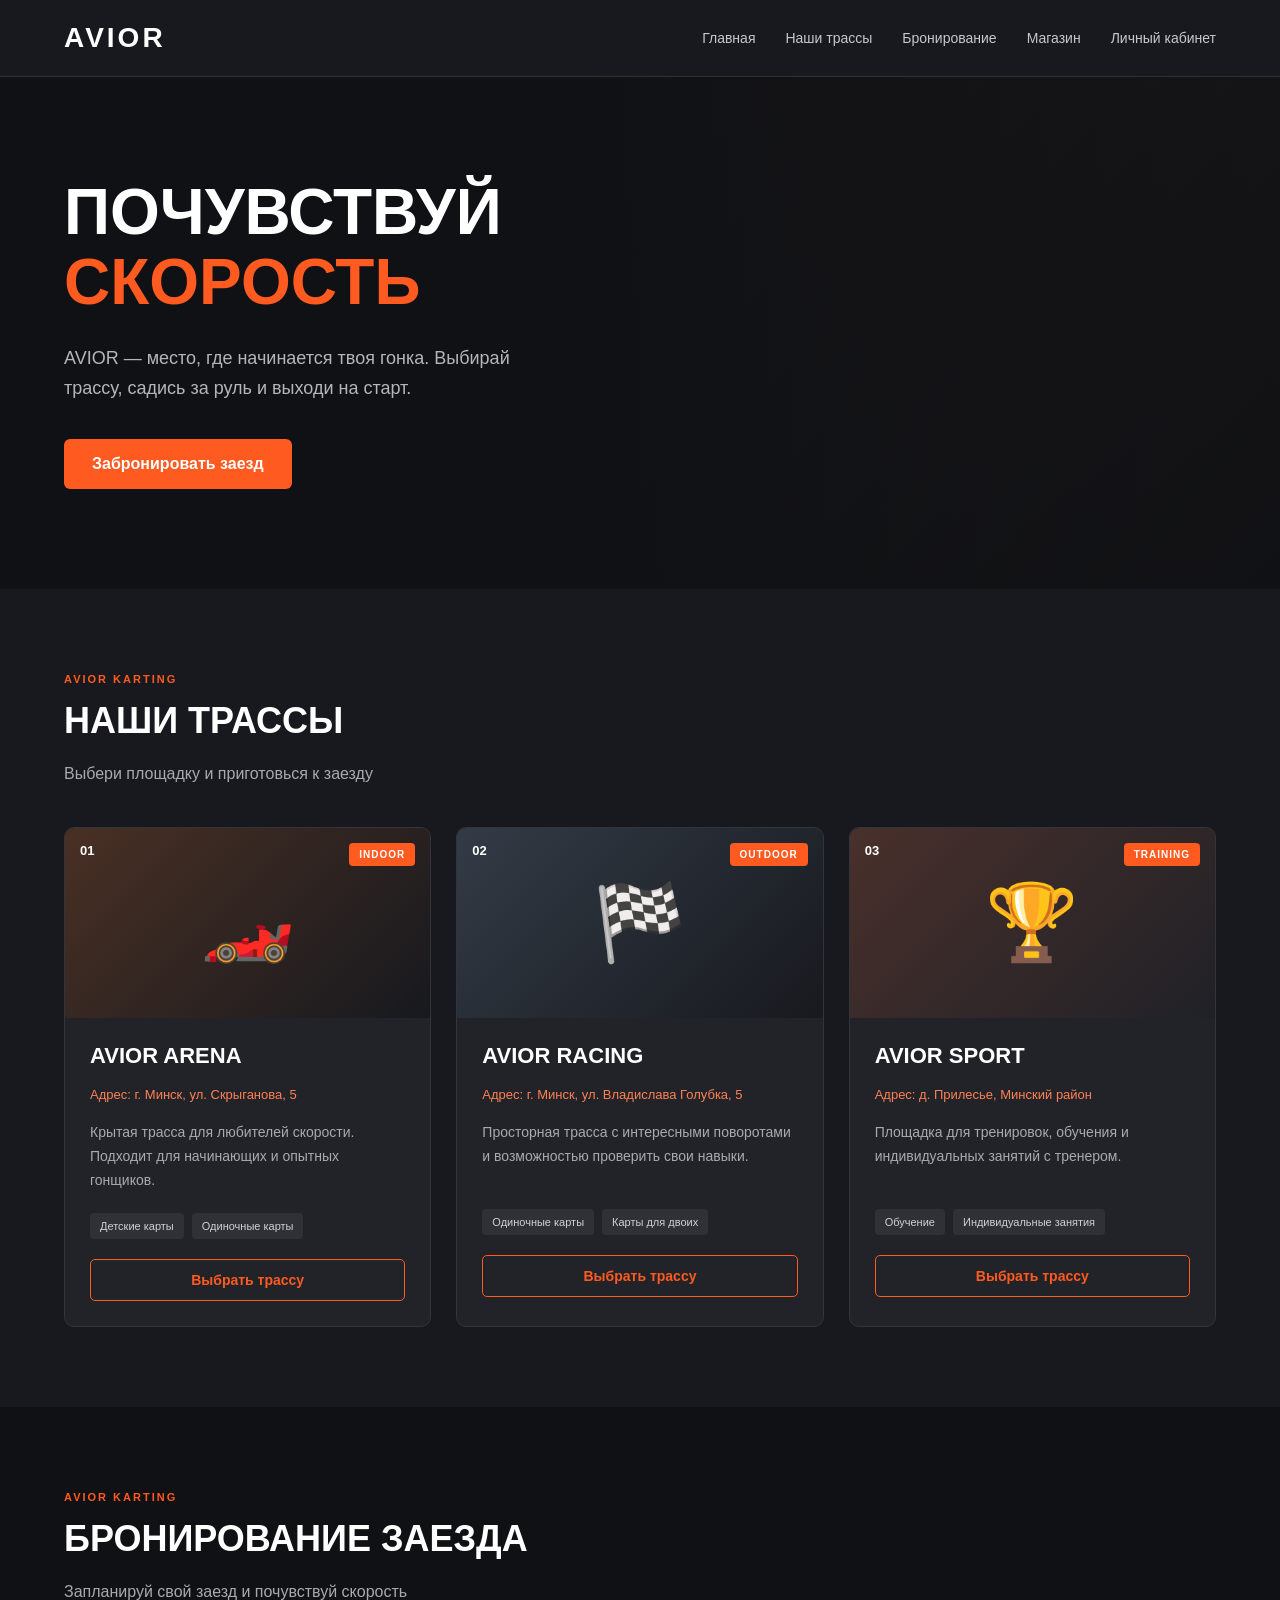
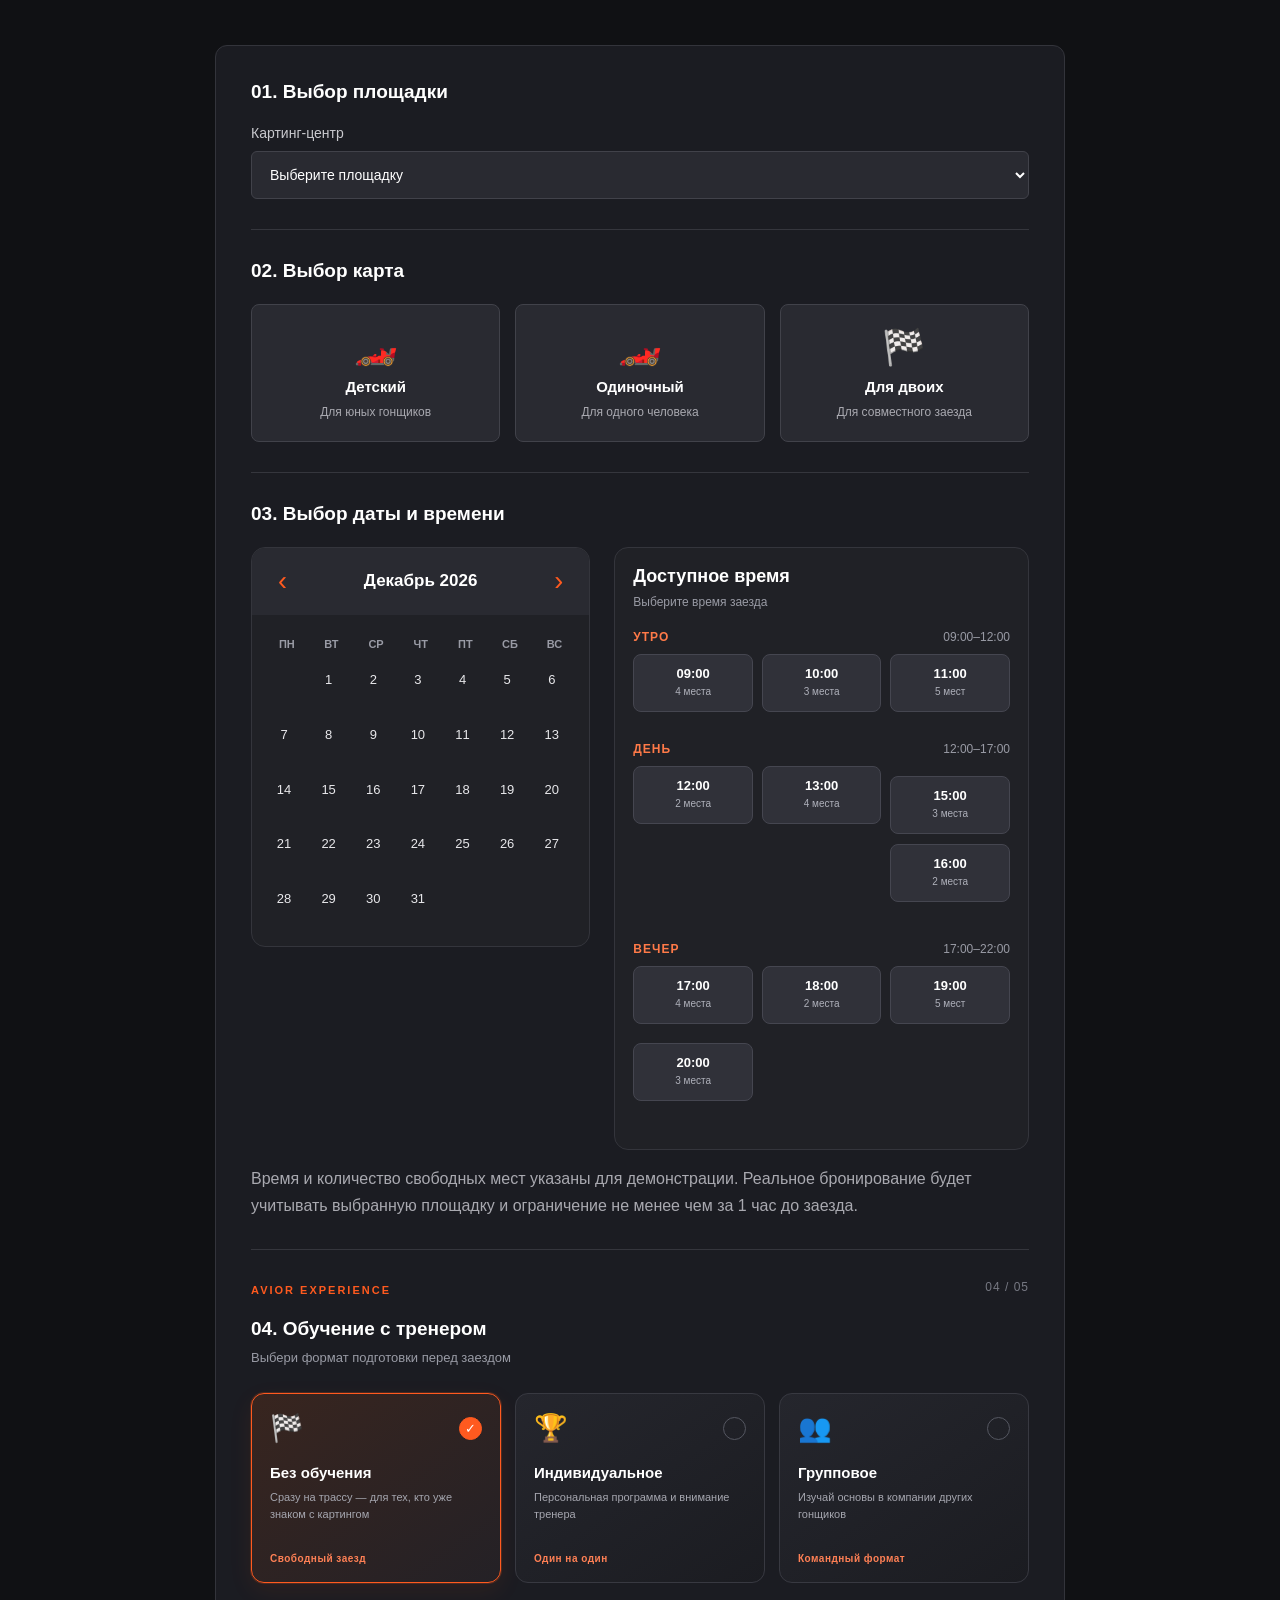
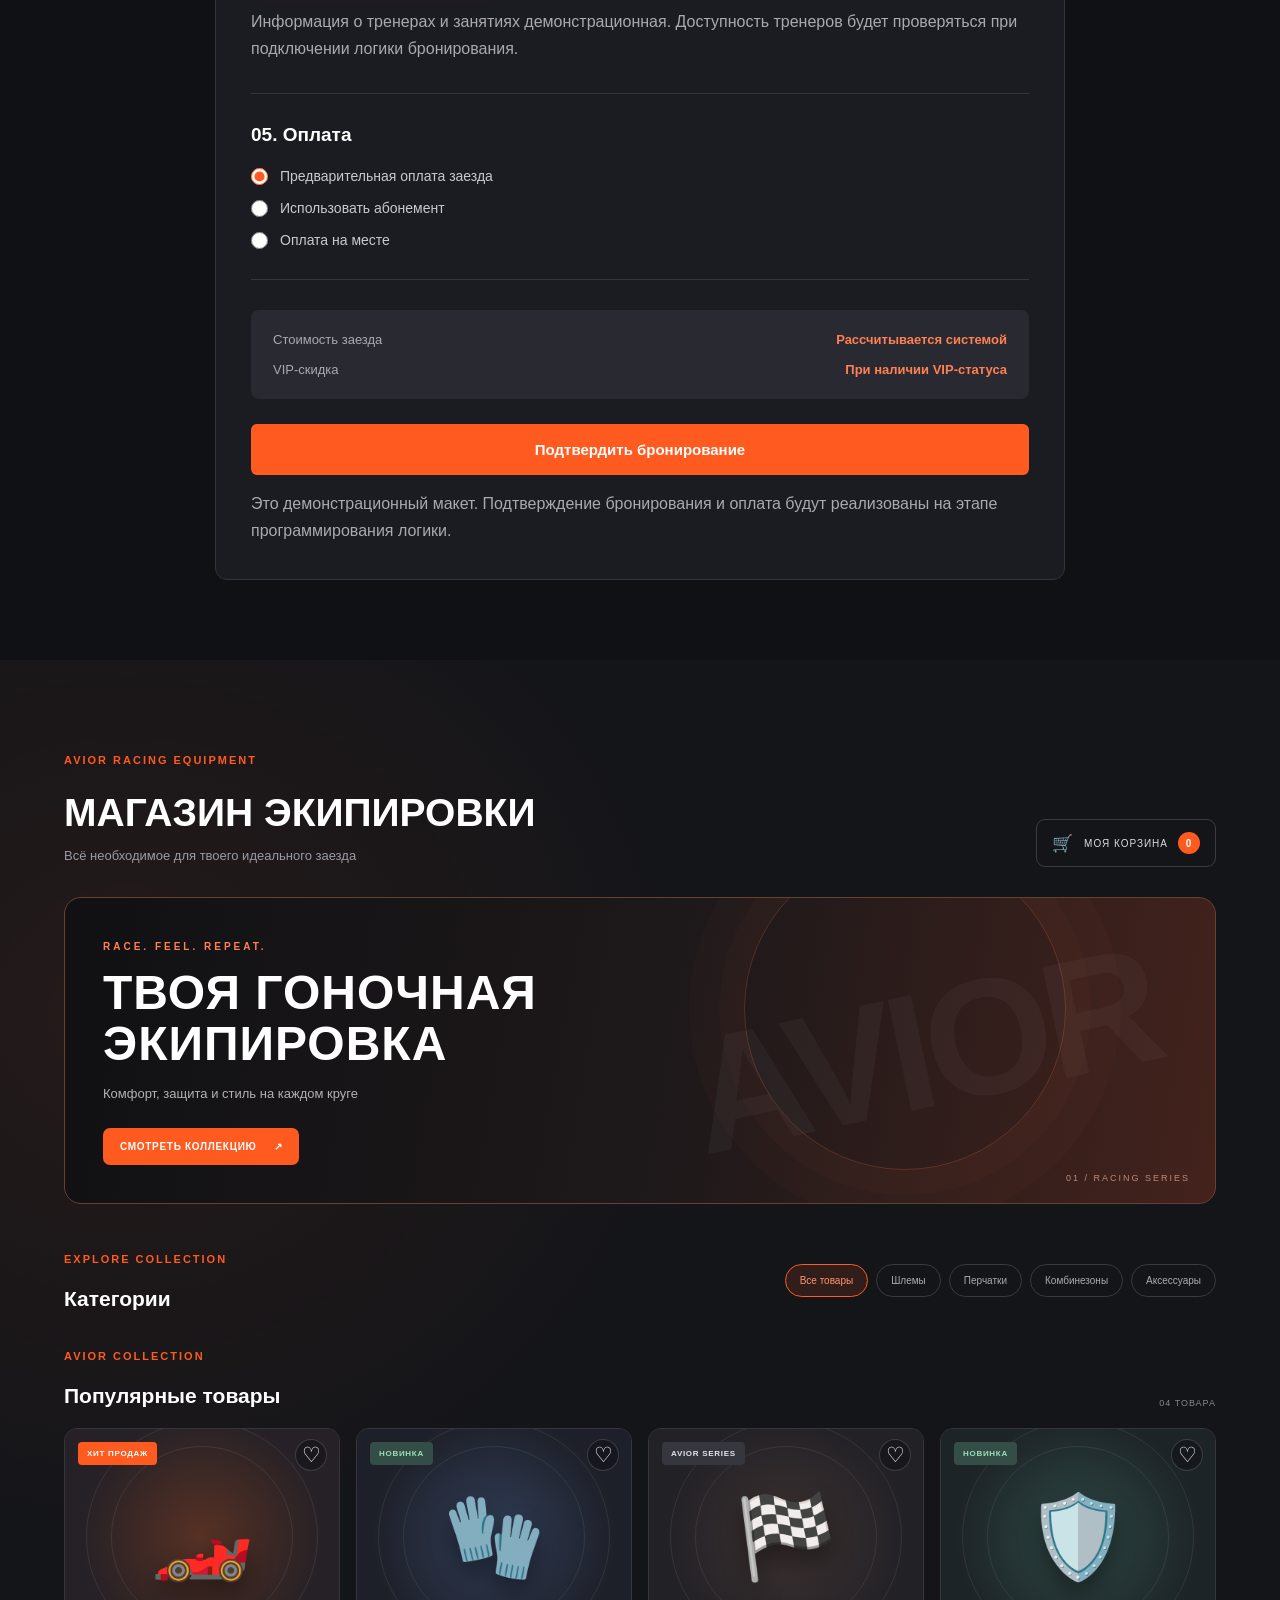
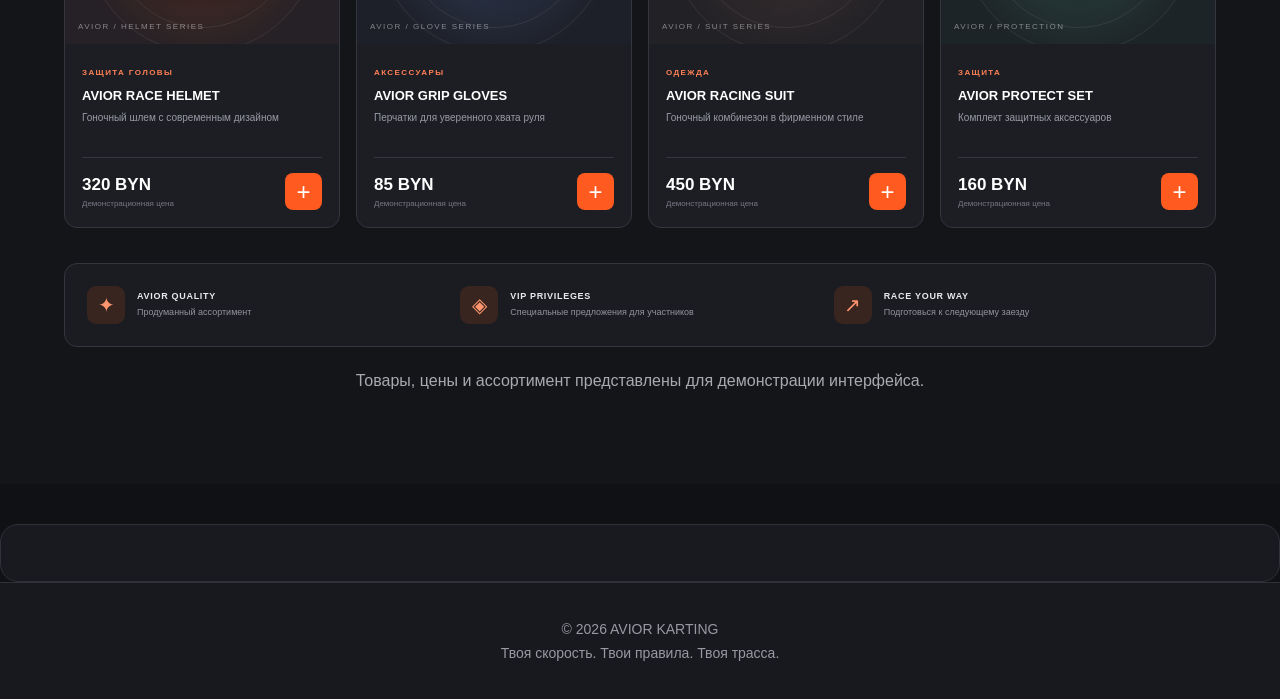
<file: Lab6b/index.html>
<!DOCTYPE html>
<html lang="ru">
<head>
    <meta charset="UTF-8">
    <meta name="viewport" content="width=device-width, initial-scale=1.0">
    <title>AVIOR — Картинг-центр</title>

    <link rel="stylesheet" href="styles.css">
</head>
<body>


<section class="auth-screen" id="authScreen" hidden>
    <div class="auth-brand">
        <h1>AVIOR<span>.</span></h1>
        <p>KARTING EXPERIENCE</p>
    </div>

    <div class="auth-card" id="loginCard">
        <span class="auth-label">WELCOME TO AVIOR</span>
        <h2>Вход в аккаунт</h2>
        <p class="auth-description">Войдите, чтобы продолжить</p>

        <form id="loginForm">
            <label for="loginEmail">Электронная почта</label>
            <input id="loginEmail" type="email"
                   placeholder="example@mail.com" required>

            <label for="loginPassword">Пароль</label>
            <input id="loginPassword" type="password"
                   placeholder="Введите пароль" required>

            <p class="auth-error" id="loginError"></p>

            <button type="submit" class="auth-button">
                ВОЙТИ В АККАУНТ
            </button>
        </form>

        <p class="auth-switch">
            Нет аккаунта?
            <button type="button" id="showRegister">Зарегистрироваться</button>
        </p>
    </div>

    <div class="auth-card" id="registerCard" hidden>
        <span class="auth-label">JOIN AVIOR</span>
        <h2>Регистрация</h2>
        <p class="auth-description">Создайте аккаунт клиента</p>

        <form id="registerForm">
            <label for="registerName">ФИО</label>
            <input id="registerName" type="text"
                   placeholder="Имя и фамилия" required>

            <label for="registerPhone">Телефон</label>
            <input id="registerPhone" type="tel"
                   placeholder="+375 XX XXX-XX-XX" required>

            <label for="registerEmail">Электронная почта</label>
            <input id="registerEmail" type="email"
                   placeholder="example@mail.com" required>

            <label for="registerPassword">Пароль</label>
            <input id="registerPassword" type="password"
                   minlength="6" placeholder="Минимум 6 символов" required>

            <p class="auth-error" id="registerError"></p>

            <button type="submit" class="auth-button">
                СОЗДАТЬ АККАУНТ
            </button>
        </form>

        <p class="auth-switch">
            Уже есть аккаунт?
            <button type="button" id="showLogin">Войти</button>
        </p>
    </div>

    <p class="auth-footer">© AVIOR KARTING · ALL RIGHTS RESERVED</p>
</section>


    <header class="header">
        <div class="container">
            <a href="#" class="logo">AVIOR</a>

            <nav class="navigation">
                <a href="#home">Главная</a>
                <a href="#tracks">Наши трассы</a>
                <a href="#booking">Бронирование</a>
                <a href="#shop">Магазин</a>
                <a href="#authScreen" id="cabinetButton">
    Личный кабинет
</a>
            </nav>
        </div>
    </header>

    <main>

        <section class="hero" id="home">
            <div class="container">
                <h1>ПОЧУВСТВУЙ <span>СКОРОСТЬ</span></h1>

<p>
    AVIOR — место, где начинается твоя гонка.
    Выбирай трассу, садись за руль и выходи на старт.
</p>
                <a href="#booking" class="button">Забронировать заезд</a>
            </div>
        </section>

        <section class="tracks" id="tracks">
    <div class="container">

        <div class="section-heading">
            <span class="section-label">AVIOR KARTING</span>
            <h2>НАШИ ТРАССЫ</h2>
            <p>Выбери площадку и приготовься к заезду</p>
        </div>

        <div class="track-list">

            <article class="track-card">
                <div class="track-image track-image-one">
                    <span class="track-number">01</span>
                    <span class="track-type">INDOOR</span>
                    <span class="track-emoji">🏎️</span>
                </div>

                <div class="track-info">
                    <h3>AVIOR ARENA</h3>
                   <p class="track-address">
    Адрес: г. Минск, ул. Скрыганова, 5
</p>
                    <p class="track-description">
                        Крытая трасса для любителей скорости.
                        Подходит для начинающих и опытных гонщиков.
                    </p>

                    <div class="track-features">
                        <span>Детские карты</span>
                        <span>Одиночные карты</span>
                    </div>

                    <a href="#booking" class="track-button">
                        Выбрать трассу
                    </a>
                </div>
            </article>

            <article class="track-card">
                <div class="track-image track-image-two">
                    <span class="track-number">02</span>
                    <span class="track-type">OUTDOOR</span>
                    <span class="track-emoji">🏁</span>
                </div>

                <div class="track-info">
                    <h3>AVIOR RACING</h3>
                    <p class="track-address">
    Адрес: г. Минск, ул. Владислава Голубка, 5
</p>
                    <p class="track-description">
                        Просторная трасса с интересными поворотами
                        и возможностью проверить свои навыки.
                    </p>

                    <div class="track-features">
                        <span>Одиночные карты</span>
                        <span>Карты для двоих</span>
                    </div>

                    <a href="#booking" class="track-button">
                        Выбрать трассу
                    </a>
                </div>
            </article>

            <article class="track-card">
                <div class="track-image track-image-three">
                    <span class="track-number">03</span>
                    <span class="track-type">TRAINING</span>
                    <span class="track-emoji">🏆</span>
                </div>

                <div class="track-info">
                    <h3>AVIOR SPORT</h3>
                    <p class="track-address">
    Адрес: д. Прилесье, Минский район
</p>
                    <p class="track-description">
                        Площадка для тренировок, обучения
                        и индивидуальных занятий с тренером.
                    </p>

                    <div class="track-features">
                        <span>Обучение</span>
                        <span>Индивидуальные занятия</span>
                    </div>

                    <a href="#booking" class="track-button">
                        Выбрать трассу
                    </a>
                </div>
            </article>

        </div>
    </div>
</section>

       <section class="booking" id="booking">
    <div class="container">

        <div class="section-heading">
            <span class="section-label">AVIOR KARTING</span>
            <h2>БРОНИРОВАНИЕ ЗАЕЗДА</h2>
            <p>Запланируй свой заезд и почувствуй скорость</p>
        </div>

        <form class="booking-form">

            <!-- Выбор площадки -->
            <div class="form-section">
                <h3>01. Выбор площадки</h3>

                <label for="track">Картинг-центр</label>
                <select id="track" name="track">
                    <option value="">Выберите площадку</option>
                    <option value="arena">AVIOR ARENA — Скрыганова, 5</option>
                    <option value="racing">AVIOR RACING — Владислава Голубка, 5</option>
                    <option value="sport">AVIOR SPORT — Прилесье</option>
                </select>
            </div>

            <div class="form-section">
                <h3>02. Выбор карта</h3>

                <div class="kart-options">

                    <label class="kart-option">
                        <input type="radio" name="kart" value="child">
                        <span class="kart-content">
                            <span class="kart-icon">🏎️</span>
                            <strong>Детский</strong>
                            <small>Для юных гонщиков</small>
                        </span>
                    </label>

                    <label class="kart-option">
                        <input type="radio" name="kart" value="single">
                        <span class="kart-content">
                            <span class="kart-icon">🏎️</span>
                            <strong>Одиночный</strong>
                            <small>Для одного человека</small>
                        </span>
                    </label>

                    <label class="kart-option">
                        <input type="radio" name="kart" value="double">
                        <span class="kart-content">
                            <span class="kart-icon">🏁</span>
                            <strong>Для двоих</strong>
                            <small>Для совместного заезда</small>
                        </span>
                    </label>

                </div>
            </div>

            
<div class="form-section">
    <h3>03. Выбор даты и времени</h3>

    <div class="date-time-layout">

        <!-- Календарь -->
        <div class="calendar">
            <div class="calendar-header">
                <button type="button" class="calendar-arrow" aria-label="Предыдущий месяц">‹</button>
                <strong>Декабрь 2026</strong>
                <button type="button" class="calendar-arrow" aria-label="Следующий месяц">›</button>
            </div>

            <div class="calendar-grid">
                <span class="weekday">ПН</span>
                <span class="weekday">ВТ</span>
                <span class="weekday">СР</span>
                <span class="weekday">ЧТ</span>
                <span class="weekday">ПТ</span>
                <span class="weekday">СБ</span>
                <span class="weekday">ВС</span>

                <span class="calendar-empty"></span>

                <label class="calendar-day"><input type="radio" name="booking-date" value="2026-12-01"><span>1</span></label>
                <label class="calendar-day"><input type="radio" name="booking-date" value="2026-12-02"><span>2</span></label>
                <label class="calendar-day"><input type="radio" name="booking-date" value="2026-12-03"><span>3</span></label>
                <label class="calendar-day"><input type="radio" name="booking-date" value="2026-12-04"><span>4</span></label>
                <label class="calendar-day"><input type="radio" name="booking-date" value="2026-12-05"><span>5</span></label>
                <label class="calendar-day"><input type="radio" name="booking-date" value="2026-12-06"><span>6</span></label>

                <label class="calendar-day"><input type="radio" name="booking-date" value="2026-12-07"><span>7</span></label>
                <label class="calendar-day"><input type="radio" name="booking-date" value="2026-12-08"><span>8</span></label>
                <label class="calendar-day"><input type="radio" name="booking-date" value="2026-12-09"><span>9</span></label>
                <label class="calendar-day"><input type="radio" name="booking-date" value="2026-12-10"><span>10</span></label>
                <label class="calendar-day"><input type="radio" name="booking-date" value="2026-12-11"><span>11</span></label>
                <label class="calendar-day"><input type="radio" name="booking-date" value="2026-12-12"><span>12</span></label>
                <label class="calendar-day"><input type="radio" name="booking-date" value="2026-12-13"><span>13</span></label>

                <label class="calendar-day"><input type="radio" name="booking-date" value="2026-12-14"><span>14</span></label>
                <label class="calendar-day"><input type="radio" name="booking-date" value="2026-12-15"><span>15</span></label>
                <label class="calendar-day"><input type="radio" name="booking-date" value="2026-12-16"><span>16</span></label>
                <label class="calendar-day"><input type="radio" name="booking-date" value="2026-12-17"><span>17</span></label>
                <label class="calendar-day"><input type="radio" name="booking-date" value="2026-12-18"><span>18</span></label>
                <label class="calendar-day"><input type="radio" name="booking-date" value="2026-12-19"><span>19</span></label>
                <label class="calendar-day"><input type="radio" name="booking-date" value="2026-12-20"><span>20</span></label>

                <label class="calendar-day"><input type="radio" name="booking-date" value="2026-12-21"><span>21</span></label>
                <label class="calendar-day"><input type="radio" name="booking-date" value="2026-12-22"><span>22</span></label>
                <label class="calendar-day"><input type="radio" name="booking-date" value="2026-12-23"><span>23</span></label>
                <label class="calendar-day"><input type="radio" name="booking-date" value="2026-12-24"><span>24</span></label>
                <label class="calendar-day"><input type="radio" name="booking-date" value="2026-12-25"><span>25</span></label>
                <label class="calendar-day"><input type="radio" name="booking-date" value="2026-12-26"><span>26</span></label>
                <label class="calendar-day"><input type="radio" name="booking-date" value="2026-12-27"><span>27</span></label>

                <label class="calendar-day"><input type="radio" name="booking-date" value="2026-12-28"><span>28</span></label>
                <label class="calendar-day"><input type="radio" name="booking-date" value="2026-12-29"><span>29</span></label>
                <label class="calendar-day"><input type="radio" name="booking-date" value="2026-12-30"><span>30</span></label>
                <label class="calendar-day"><input type="radio" name="booking-date" value="2026-12-31"><span>31</span></label>
            </div>
        </div>

        <div class="time-slots">
            <div class="time-slots-header">
                <h4>Доступное время</h4>
                <span>Выберите время заезда</span>
            </div>

            <div class="time-period">
                <h5>УТРО <span>09:00–12:00</span></h5>
                <div class="time-grid">
                    <label class="time-slot">
                        <input type="radio" name="booking-time" value="09:00">
                        <span><strong>09:00</strong><small>4 места</small></span>
                    </label>
                    <label class="time-slot">
                        <input type="radio" name="booking-time" value="10:00">
                        <span><strong>10:00</strong><small>3 места</small></span>
                    </label>
                    <label class="time-slot">
                        <input type="radio" name="booking-time" value="11:00">
                        <span><strong>11:00</strong><small>5 мест</small></span>
                    </label>
                </div>
            </div>

            <div class="time-period">
                <h5>ДЕНЬ <span>12:00–17:00</span></h5>
                <div class="time-grid">
                    <label class="time-slot">
                        <input type="radio" name="booking-time" value="12:00">
                        <span><strong>12:00</strong><small>2 места</small></span>
                    </label>
                    <label class="time-slot">
                        <input type="radio" name="booking-time" value="13:00">
                        <span><strong>13:00</strong><small>4 места</small></span>
                    </label>
                    <label class="time-slot">
                        <label class="time-slot unavailable">
    <input type="radio" name="booking-time" value="14:00" disabled>
                    </label>
                    <label class="time-slot">
                        <input type="radio" name="booking-time" value="15:00">
                        <span><strong>15:00</strong><small>3 места</small></span>
                    </label>
                    <label class="time-slot">
                        <input type="radio" name="booking-time" value="16:00">
                        <span><strong>16:00</strong><small>2 места</small></span>
                    </label>
                </div>
            </div>

            <div class="time-period">
                <h5>ВЕЧЕР <span>17:00–22:00</span></h5>
                <div class="time-grid">
                    <label class="time-slot">
                        <input type="radio" name="booking-time" value="17:00">
                        <span><strong>17:00</strong><small>4 места</small></span>
                    </label>
                    <label class="time-slot">
                        <input type="radio" name="booking-time" value="18:00">
                        <span><strong>18:00</strong><small>2 места</small></span>
                    </label>
                    <label class="time-slot">
                        <input type="radio" name="booking-time" value="19:00">
                        <span><strong>19:00</strong><small>5 мест</small></span>
                    </label>
                    <label class="time-slot">
                        <input type="radio" name="booking-time" value="20:00">
                        <span><strong>20:00</strong><small>3 места</small></span>
                    </label>
                </div>
            </div>
        </div>
    </div>

    <p class="form-note">
        Время и количество свободных мест указаны для демонстрации.
        Реальное бронирование будет учитывать выбранную площадку и ограничение
        не менее чем за 1 час до заезда.
    </p>
</div>


            
<div class="form-section training-section">
    <div class="training-heading">
        <div>
            <span class="section-label">AVIOR EXPERIENCE</span>
            <h3>04. Обучение с тренером</h3>
            <p>Выбери формат подготовки перед заездом</p>
        </div>
        <span class="training-number">04 / 05</span>
    </div>

    <div class="training-choice-grid">

        <label class="training-choice">
            <input type="radio" name="training" value="none" checked>
            <span class="training-choice-content">
                <span class="training-choice-top">
                    <span class="training-choice-icon">🏁</span>
                    <span class="choice-check">✓</span>
                </span>
                <strong>Без обучения</strong>
                <small>Сразу на трассу — для тех, кто уже знаком с картингом</small>
                <span class="choice-tag">Свободный заезд</span>
            </span>
        </label>

        <label class="training-choice">
            <input type="radio" name="training" value="individual">
            <span class="training-choice-content">
                <span class="training-choice-top">
                    <span class="training-choice-icon">🏆</span>
                    <span class="choice-check">✓</span>
                </span>
                <strong>Индивидуальное</strong>
                <small>Персональная программа и внимание тренера</small>
                <span class="choice-tag">Один на один</span>
            </span>
        </label>

        <label class="training-choice">
            <input type="radio" name="training" value="group">
            <span class="training-choice-content">
                <span class="training-choice-top">
                    <span class="training-choice-icon">👥</span>
                    <span class="choice-check">✓</span>
                </span>
                <strong>Групповое</strong>
                <small>Изучай основы в компании других гонщиков</small>
                <span class="choice-tag">Командный формат</span>
            </span>
        </label>

    </div>

    <div class="trainer-panel">
        <div class="trainer-panel-heading">
            <div>
                <span class="section-label">MEET YOUR COACH</span>
                <h4>Выбери своего тренера</h4>
                <p>Каждый тренер поможет подготовиться к уверенному заезду</p>
            </div>
            <span class="trainer-panel-icon">✦</span>
        </div>

        <div class="trainer-grid">

            <label class="trainer-card">
                <input type="radio" name="trainer" value="trainer1">
                <span class="trainer-card-content">
                    <span class="trainer-avatar avatar-one">АИ</span>
                    <span class="trainer-selected">✓</span>
                    <strong>Александр Иванов</strong>
                    <small>Техника вождения</small>
                    <span class="trainer-experience">Опыт: 8 лет</span>
                    <span class="trainer-select">Выбрать тренера</span>
                </span>
            </label>

            <label class="trainer-card">
                <input type="radio" name="trainer" value="trainer2">
                <span class="trainer-card-content">
                    <span class="trainer-avatar avatar-two">ДП</span>
                    <span class="trainer-selected">✓</span>
                    <strong>Дмитрий Петров</strong>
                    <small>Скорость и траектории</small>
                    <span class="trainer-experience">Опыт: 6 лет</span>
                    <span class="trainer-select">Выбрать тренера</span>
                </span>
            </label>

            <label class="trainer-card">
                <input type="radio" name="trainer" value="trainer3">
                <span class="trainer-card-content">
                    <span class="trainer-avatar avatar-three">МС</span>
                    <span class="trainer-selected">✓</span>
                    <strong>Максим Соколов</strong>
                    <small>Обучение новичков</small>
                    <span class="trainer-experience">Опыт: 5 лет</span>
                    <span class="trainer-select">Выбрать тренера</span>
                </span>
            </label>

        </div>
    </div>

    <div class="group-training-panel">
        <div class="group-training-icon">🏎️</div>
        <div class="group-training-info">
            <span class="section-label">TEAM TRAINING</span>
            <h4>Тренируйся вместе с другими</h4>
            <p>
                Групповое занятие включает знакомство с правилами трассы,
                основы управления картом и практические рекомендации тренера.
            </p>
            <div class="group-training-details">
                <span>◷ Продолжительность: 30 минут</span>
                <span>◎ Групповой формат</span>
            </div>
        </div>
    </div>

    <p class="form-note">
        Информация о тренерах и занятиях демонстрационная.
        Доступность тренеров будет проверяться при подключении логики бронирования.
    </p>
</div>


            <div class="form-section">
                <h3>05. Оплата</h3>

                <div class="training-options">

                    <label class="radio-line">
                        <input type="radio" name="payment" value="online" checked>
                        Предварительная оплата заезда
                    </label>

                    <label class="radio-line">
                        <input type="radio" name="payment" value="subscription">
                        Использовать абонемент
                    </label>

                    <label class="radio-line">
                        <input type="radio" name="payment" value="onsite">
                        Оплата на месте
                    </label>

                </div>
            </div>

            <div class="booking-summary">
                <div>
                    <span>Стоимость заезда</span>
                    <strong>Рассчитывается системой</strong>
                </div>

                <div>
                    <span>VIP-скидка</span>
                    <strong>При наличии VIP-статуса</strong>
                </div>
            </div>

            <button type="button" class="booking-submit">
                Подтвердить бронирование
            </button>

            <p class="form-note">
                Это демонстрационный макет. Подтверждение бронирования
                и оплата будут реализованы на этапе программирования логики.
            </p>

        </form>

    </div>
    <button type="button" id="showErrorButton" hidden>
    Проверить форму ошибки
</button>
</section>

        
<section class="shop" id="shop">
    <div class="container">

        <div class="shop-heading">
            <div>
                <span class="section-label">AVIOR RACING EQUIPMENT</span>
                <h2>МАГАЗИН ЭКИПИРОВКИ</h2>
                <p>Всё необходимое для твоего идеального заезда</p>
            </div>

            <div class="shop-cart">
                <span class="cart-icon">🛒</span>
                <span>МОЯ КОРЗИНА</span>
                <strong>0</strong>
            </div>
        </div>

        <div class="shop-banner">
            <div class="shop-banner-content">
                <span class="banner-label">RACE. FEEL. REPEAT.</span>
                <h3>ТВОЯ ГОНОЧНАЯ<br>ЭКИПИРОВКА</h3>
                <p>Комфорт, защита и стиль на каждом круге</p>
                <a href="#shop-products" class="banner-button">СМОТРЕТЬ КОЛЛЕКЦИЮ <span>↗</span></a>
            </div>
            <div class="banner-decoration">AVIOR</div>
            <div class="banner-racing-mark">01 / RACING SERIES</div>
        </div>

        <div class="shop-categories">
            <div>
                <span class="section-label">EXPLORE COLLECTION</span>
                <h3>Категории</h3>
            </div>

            <div class="category-list">
                <a href="#shop-products" class="category-link active">Все товары</a>
                <a href="#shop-products" class="category-link">Шлемы</a>
                <a href="#shop-products" class="category-link">Перчатки</a>
                <a href="#shop-products" class="category-link">Комбинезоны</a>
                <a href="#shop-products" class="category-link">Аксессуары</a>
            </div>
        </div>

        <div class="shop-products-heading" id="shop-products">
            <div>
                <span class="section-label">AVIOR COLLECTION</span>
                <h3>Популярные товары</h3>
            </div>
            <span class="products-count">04 ТОВАРА</span>
        </div>

        <div class="products-grid">

            <article class="product-card">
                <div class="product-visual helmet-visual">
                    <span class="product-badge bestseller">ХИТ ПРОДАЖ</span>
                    <span class="product-art">🏎️</span>
                    <span class="product-visual-caption">AVIOR / HELMET SERIES</span>
                    <button type="button" class="favorite-button" aria-label="Добавить в избранное">♡</button>
                </div>
                <div class="product-info">
                    <span class="product-category">ЗАЩИТА ГОЛОВЫ</span>
                    <h4>AVIOR RACE HELMET</h4>
                    <p>Гоночный шлем с современным дизайном</p>
                    <div class="product-bottom">
                        <div class="product-price">
                            <strong>320 BYN</strong>
                            <small>Демонстрационная цена</small>
                        </div>
                        <button type="button" class="add-to-cart" aria-label="Добавить шлем в корзину">+</button>
                    </div>
                </div>
            </article>

            <article class="product-card">
                <div class="product-visual gloves-visual">
                    <span class="product-badge new-product">НОВИНКА</span>
                    <span class="product-art">🧤</span>
                    <span class="product-visual-caption">AVIOR / GLOVE SERIES</span>
                    <button type="button" class="favorite-button" aria-label="Добавить в избранное">♡</button>
                </div>
                <div class="product-info">
                    <span class="product-category">АКСЕССУАРЫ</span>
                    <h4>AVIOR GRIP GLOVES</h4>
                    <p>Перчатки для уверенного хвата руля</p>
                    <div class="product-bottom">
                        <div class="product-price">
                            <strong>85 BYN</strong>
                            <small>Демонстрационная цена</small>
                        </div>
                        <button type="button" class="add-to-cart" aria-label="Добавить перчатки в корзину">+</button>
                    </div>
                </div>
            </article>

            <article class="product-card">
                <div class="product-visual suit-visual">
                    <span class="product-badge">AVIOR SERIES</span>
                    <span class="product-art">🏁</span>
                    <span class="product-visual-caption">AVIOR / SUIT SERIES</span>
                    <button type="button" class="favorite-button" aria-label="Добавить в избранное">♡</button>
                </div>
                <div class="product-info">
                    <span class="product-category">ОДЕЖДА</span>
                    <h4>AVIOR RACING SUIT</h4>
                    <p>Гоночный комбинезон в фирменном стиле</p>
                    <div class="product-bottom">
                        <div class="product-price">
                            <strong>450 BYN</strong>
                            <small>Демонстрационная цена</small>
                        </div>
                        <button type="button" class="add-to-cart" aria-label="Добавить комбинезон в корзину">+</button>
                    </div>
                </div>
            </article>

            <article class="product-card">
                <div class="product-visual accessory-visual">
                    <span class="product-badge new-product">НОВИНКА</span>
                    <span class="product-art">🛡️</span>
                    <span class="product-visual-caption">AVIOR / PROTECTION</span>
                    <button type="button" class="favorite-button" aria-label="Добавить в избранное">♡</button>
                </div>
                <div class="product-info">
                    <span class="product-category">ЗАЩИТА</span>
                    <h4>AVIOR PROTECT SET</h4>
                    <p>Комплект защитных аксессуаров</p>
                    <div class="product-bottom">
                        <div class="product-price">
                            <strong>160 BYN</strong>
                            <small>Демонстрационная цена</small>
                        </div>
                        <button type="button" class="add-to-cart" aria-label="Добавить комплект в корзину">+</button>
                    </div>
                </div>
            </article>

        </div>

        <div class="shop-benefits">
            <div class="shop-benefit">
                <span>✦</span>
                <div>
                    <strong>AVIOR QUALITY</strong>
                    <small>Продуманный ассортимент</small>
                </div>
            </div>

            <div class="shop-benefit">
                <span>◈</span>
                <div>
                    <strong>VIP PRIVILEGES</strong>
                    <small>Специальные предложения для участников</small>
                </div>
            </div>

            <div class="shop-benefit">
                <span>↗</span>
                <div>
                    <strong>RACE YOUR WAY</strong>
                    <small>Подготовься к следующему заезду</small>
                </div>
            </div>
        </div>

        <p class="shop-demo-note">
            Товары, цены и ассортимент представлены для демонстрации интерфейса.
        </p>

    </div>
</section>


<section class="admin" id="admin" hidden>
    <div class="section-heading">
        <div>
            <span class="section-label">AVIOR CONTROL CENTER</span>
            <h2>Панель администратора</h2>
            <p>Управление бронированиями и клиентами</p>
        </div>
        <span class="admin-status">
            <span class="status-dot"></span>
            Система активна
        </span>
    </div>

    <div class="admin-stats">
        <article class="admin-stat">
            <span>Бронирования сегодня</span>
            <strong>28</strong>
            <small>+12% к прошлой неделе</small>
        </article>

        <article class="admin-stat">
            <span>Ожидают подтверждения</span>
            <strong>06</strong>
            <small>Требуют внимания</small>
        </article>

        <article class="admin-stat">
            <span>Посетители сегодня</span>
            <strong>94</strong>
            <small>Все площадки</small>
        </article>

        <article class="admin-stat">
            <span>Заказы по телефону</span>
            <strong>09</strong>
            <small>За текущий день</small>
        </article>
        </div>

    <div class="admin-filters">
        <div class="filter-field">
            <label for="orderSearch">Поиск заказа</label>
            <input
                type="search"
                id="orderSearch"
                placeholder="Введите имя или телефон клиента"
            >
        </div>

        <div class="filter-field">
            <label for="orderStatus">Статус заказа</label>
            <select id="orderStatus">
                <option value="all">Все заказы</option>
                <option value="new">Новые</option>
                <option value="confirmed">Подтверждённые</option>
                <option value="cancelled">Отменённые</option>
            </select>
        </div>

        <button type="button" id="resetFilters">
            Сбросить фильтры
        </button>
    </div>

    <div class="admin-content">
        <div class="admin-orders">
            <div class="admin-block-heading">
                <div>
                    <span class="section-label">BOOKING MANAGEMENT</span>
                    <h3>Последние бронирования</h3>
                </div>
                <span class="orders-count">3 заказа</span>
            </div>

            <article class="order-card">
                <div class="order-top">
                    <div>
                        <strong>Александр Смирнов</strong>
                        <span>+375 29 123-45-67</span>
                    </div>
                    <span class="order-status waiting">Ожидает</span>
                </div>
                <div class="order-details">
                    <span>05 декабря · 14:00</span>
                    <span>AVIOR ARENA</span>
                    <span>Одиночный карт</span>
                </div>
                <div class="order-bottom">
                    <span>Предоплата: 30 BYN</span>
                    <button type="button" class="admin-action">Подтвердить</button>
                </div>
            </article>

            <article class="order-card">
                <div class="order-top">
                    <div>
                        <strong>Мария Ковалева</strong>
                        <span>+375 33 456-78-90</span>
                    </div>
                    <span class="order-status confirmed">Подтверждено</span>
                </div>
                <div class="order-details">
                    <span>05 декабря · 15:30</span>
                    <span>AVIOR RACING</span>
                    <span>Карт для двоих</span>
                </div>
                <div class="order-bottom">
                    <span>Предоплата: 50 BYN</span>
                    <button type="button" class="admin-action">Подробнее</button>
                </div>
            </article>

            <article class="order-card">
                <div class="order-top">
                    <div>
                        <strong>Дмитрий Волков</strong>
                        <span>+375 25 987-65-43</span>
                    </div>
                    <span class="order-status confirmed">Подтверждено</span>
                </div>
                <div class="order-details">
                    <span>05 декабря · 17:00</span>
                    <span>AVIOR SPORT</span>
                    <span>Детский карт</span>
                </div>
                <div class="order-bottom">
                    <span>Предоплата: 25 BYN</span>
                    <button type="button" class="admin-action">Подробнее</button>
                </div>
            </article>
        </div>

        <aside class="admin-phone">
            <span class="section-label">PHONE ORDERS</span>
            <h3>Новый заказ</h3>
            <p>Оформление бронирования по телефону администратором.</p>

            <details class="phone-form">
                <summary>+ Принять заказ по телефону</summary>

                <form>
                    <label for="phone-name">ФИО клиента</label>
                    <input id="phone-name" type="text" placeholder="Имя и фамилия">

                    <label for="phone-number">Номер телефона</label>
                    <input id="phone-number" type="tel" placeholder="+375 XX XXX-XX-XX">

                    <label for="phone-arena">Площадка</label>
                    <select id="phone-arena">
                        <option>AVIOR ARENA</option>
                        <option>AVIOR RACING</option>
                        <option>AVIOR SPORT</option>
                    </select>

                    <label for="phone-date">Дата заезда</label>
                    <input id="phone-date" type="date">

                    <label for="phone-time">Время</label>
                    <input id="phone-time" type="time">

                    <label for="phone-kart">Тип карта</label>
                    <select id="phone-kart">
                        <option>Одиночный</option>
                        <option>Детский</option>
                        <option>Для двоих</option>
                    </select>

                    <label for="phone-payment">Оплата</label>
                    <select id="phone-payment">
                        <option>Предоплата</option>
                        <option>Оплата на месте</option>
                        <option>Абонемент</option>
                    </select>

                    <button type="button" class="admin-submit">
                        Создать заказ
                    </button>
                </form>
            </details>
        </aside>
    </div>
        <section class="clients-management" id="clientsManagement">
        <div class="clients-management-heading">
            <div>
                <span class="section-label">CLIENT DATABASE</span>
                <h2>Управление клиентами</h2>
                <p>Административная панель · База клиентов</p>
            </div>
        </div>

        <div id="clientsContainer"></div>
    </section>
</section>


<section class="management" id="management" hidden>
    <div class="section-heading">
        <div>
            <span class="section-label">AVIOR BUSINESS ANALYTICS</span>
            <h2>Панель руководителя</h2>
            <p>Аналитика и эффективность картинговых площадок</p>
        </div>

        <span class="management-period">ОТЧЁТ · ДЕКАБРЬ 2026</span>
    </div>

    <div class="management-overview">
        <article class="management-card">
            <span>Всего часов работы</span>
            <strong>486 <small>ч</small></strong>
            <p>Все площадки за период</p>
        </article>

        <article class="management-card">
            <span>Среднее время работы</span>
            <strong>8.1 <small>ч</small></strong>
            <p>В среднем за день</p>
        </article>

        <article class="management-card">
            <span>Количество посетителей</span>
            <strong>2 840</strong>
            <p>За выбранный период</p>
        </article>

        <article class="management-card">
            <span>Средняя загрузка</span>
            <strong>78<small>%</small></strong>
            <p>По всем площадкам</p>
        </article>
    </div>

    <div class="management-grid">
        <div class="management-chart">
            <div class="management-block-title">
                <div>
                    <span class="section-label">TRACK OCCUPANCY</span>
                    <h3>Загрузка площадок</h3>
                </div>
                <span class="chart-period">За неделю</span>
            </div>

            <div class="chart-legend">
                <span><i class="legend-orange"></i> AVIOR ARENA</span>
                <span><i class="legend-yellow"></i> AVIOR RACING</span>
                <span><i class="legend-gray"></i> AVIOR SPORT</span>
            </div>

            <div class="occupancy-chart">
                <div class="chart-y-labels">
                    <span>100%</span>
                    <span>75%</span>
                    <span>50%</span>
                    <span>25%</span>
                    <span>0%</span>
                </div>

                <div class="chart-area">
                    <div class="chart-grid-lines">
                        <span></span>
                        <span></span>
                        <span></span>
                        <span></span>
                        <span></span>
                    </div>

                    <div class="chart-columns">
                        <div class="chart-day">
                            <div class="chart-bars">
                                <i style="height: 85%"></i>
                                <i style="height: 65%" class="yellow-bar"></i>
                                <i style="height: 45%" class="gray-bar"></i>
                            </div>
                            <span>ПН</span>
                        </div>

                        <div class="chart-day">
                            <div class="chart-bars">
                                <i style="height: 70%"></i>
                                <i style="height: 80%" class="yellow-bar"></i>
                                <i style="height: 55%" class="gray-bar"></i>
                            </div>
                            <span>ВТ</span>
                        </div>

                        <div class="chart-day">
                            <div class="chart-bars">
                                <i style="height: 90%"></i>
                                <i style="height: 75%" class="yellow-bar"></i>
                                <i style="height: 60%" class="gray-bar"></i>
                            </div>
                            <span>СР</span>
                        </div>

                        <div class="chart-day">
                            <div class="chart-bars">
                                <i style="height: 65%"></i>
                                <i style="height: 55%" class="yellow-bar"></i>
                                <i style="height: 40%" class="gray-bar"></i>
                            </div>
                            <span>ЧТ</span>
                        </div>

                        <div class="chart-day">
                            <div class="chart-bars">
                                <i style="height: 95%"></i>
                                <i style="height: 85%" class="yellow-bar"></i>
                                <i style="height: 70%" class="gray-bar"></i>
                            </div>
                            <span>ПТ</span>
                        </div>

                        <div class="chart-day">
                            <div class="chart-bars">
                                <i style="height: 100%"></i>
                                <i style="height: 90%" class="yellow-bar"></i>
                                <i style="height: 80%" class="gray-bar"></i>
                            </div>
                            <span>СБ</span>
                        </div>

                        <div class="chart-day">
                            <div class="chart-bars">
                                <i style="height: 90%"></i>
                                <i style="height: 75%" class="yellow-bar"></i>
                                <i style="height: 65%" class="gray-bar"></i>
                            </div>
                            <span>ВС</span>
                        </div>
                    </div>
                </div>
            </div>
        </div>

        <aside class="management-ranking">
            <span class="section-label">LOCATION ANALYTICS</span>
            <h3>Показатели площадок</h3>

            <div class="location-metric">
                <div class="location-metric-heading">
                    <strong>AVIOR ARENA</strong>
                    <span>86%</span>
                </div>
                <div class="metric-track">
                    <i style="width: 86%"></i>
                </div>
                <small>168 часов работы</small>
            </div>

            <div class="location-metric">
                <div class="location-metric-heading">
                    <strong>AVIOR RACING</strong>
                    <span>78%</span>
                </div>
                <div class="metric-track">
                    <i style="width: 78%"></i>
                </div>
                <small>154 часа работы</small>
            </div>

            <div class="location-metric">
                <div class="location-metric-heading">
                    <strong>AVIOR SPORT</strong>
                    <span>70%</span>
                </div>
                <div class="metric-track">
                    <i style="width: 70%"></i>
                </div>
                <small>164 часа работы</small>
            </div>
        </aside>
    </div>

    <div class="management-note">
        <div class="note-icon">✦</div>
        <div>
            <strong>Аналитический отчёт</strong>
            <p>Руководитель может оценивать загруженность площадок,
            сравнивать часы работы и анализировать посещаемость.</p>
        </div>
    </div>
</section>

        
<section class="profile" id="profile" hidden>
    <div class="container">

        <!-- Заголовок кабинета -->
        <div class="profile-heading">
            <div>
                <span class="section-label">AVIOR MEMBERS CLUB</span>
                <h2>ЛИЧНЫЙ КАБИНЕТ</h2>
                <p>Твоя история скорости начинается здесь</p>
            </div>
            <div class="profile-status">
                <span class="status-dot"></span>
                DEMO ACCOUNT
            </div>
        </div>

        <!-- Приветствие -->
        <div class="profile-welcome">
            <div class="welcome-avatar">A</div>
            <div class="welcome-text">
                <span>РАДЫ ВИДЕТЬ ТЕБЯ СНОВА</span>
                <h3>Гонщик AVIOR</h3>
                <p>Управляй бронированиями, следи за достижениями и открывай новые возможности.</p>
            </div>
            <a href="#booking" class="welcome-button">Забронировать заезд <span>↗</span></a>
        </div>

        <div class="vip-card">
            <div class="vip-card-glow"></div>

            <div class="vip-card-top">
                <div class="vip-brand">
                    <span class="vip-brand-symbol">A</span>
                    <span>AVIOR <small>RACING CLUB</small></span>
                </div>
                <span class="vip-label">MEMBER CARD</span>
            </div>

            <div class="vip-card-middle">
                <span class="vip-tier">VIP STATUS</span>
                <h3>GOLD MEMBER</h3>
                <p>Особый статус для тех, кто выбирает скорость</p>
            </div>

            <div class="vip-card-bottom">
                <div>
                    <small>ПРИВИЛЕГИЯ УЧАСТНИКА</small>
                    <strong>−15% <span>на заезды</span></strong>
                </div>
                <div class="vip-card-chip">✦</div>
            </div>
        </div>

        <!-- Статистика -->
        <div class="profile-stats">
            <article class="stat-card">
                <span class="stat-icon">🏁</span>
                <span class="stat-value">12</span>
                <span class="stat-title">Всего заездов</span>
                <span class="stat-caption">За всё время</span>
            </article>

            <article class="stat-card">
                <span class="stat-icon">◷</span>
                <span class="stat-value">4.5 <small>ч</small></span>
                <span class="stat-title">Время на трассе</span>
                <span class="stat-caption">Твой гоночный опыт</span>
            </article>

            <article class="stat-card">
                <span class="stat-icon">✦</span>
                <span class="stat-value">850</span>
                <span class="stat-title">Бонусные баллы</span>
                <span class="stat-caption">Доступно к использованию</span>
            </article>

            <article class="stat-card">
                <span class="stat-icon">♛</span>
                <span class="stat-value">GOLD</span>
                <span class="stat-title">Уровень участника</span>
                <span class="stat-caption">VIP-программа</span>
            </article>
        </div>

        <div class="profile-content-grid">

            <div class="profile-panel upcoming-panel">
                <div class="panel-heading">
                    <div>
                        <span class="section-label">YOUR NEXT RACE</span>
                        <h3>Ближайший заезд</h3>
                    </div>
                    <span class="booking-status">ОЖИДАЕТСЯ</span>
                </div>

                <div class="upcoming-race">
                    <div class="race-date">
                        <span>ДЕК</span>
                        <strong>05</strong>
                        <small>СУББОТА</small>
                    </div>

                    <div class="race-info">
                        <h4>AVIOR ARENA</h4>
                        <p>Одиночный карт</p>
                        <div class="race-details">
                            <span>◷ 18:30</span>
                            <span>⌖ Скрыганова, 5</span>
                        </div>
                    </div>
                </div>

                <div class="upcoming-footer">
                    <span>Номер бронирования</span>
                    <strong>AV-2026-001</strong>
                </div>

                <a href="#booking" class="panel-link">Изменить бронирование <span>↗</span></a>
            </div>

            <!-- Прогресс VIP -->
            <div class="profile-panel vip-progress-panel">
                <span class="section-label">YOUR PROGRESS</span>
                <h3>Твой путь к PLATINUM</h3>
                <p>Продолжай участвовать в заездах и открывай новые привилегии.</p>

                <div class="level-progress-heading">
                    <span>GOLD</span>
                    <span>PLATINUM</span>
                </div>

                <div class="level-progress">
                    <span></span>
                </div>

                <div class="progress-numbers">
                    <strong>12 заездов</strong>
                    <span>До следующего уровня: 8</span>
                </div>

                <div class="next-level-benefit">
                    <span>✦</span>
                    <div>
                        <strong>Новые привилегии впереди</strong>
                        <small>Повышенная скидка и специальные предложения</small>
                    </div>
                </div>
            </div>

        </div>

        <div class="profile-panel history-panel">
            <div class="panel-heading">
                <div>
                    <span class="section-label">RACE HISTORY</span>
                    <h3>История заездов</h3>
                </div>
                <span class="history-count">ПОСЛЕДНИЕ ЗАЕЗДЫ</span>
            </div>

            <div class="history-list">

                <div class="history-item">
                    <div class="history-icon">🏎️</div>
                    <div class="history-info">
                        <strong>AVIOR ARENA</strong>
                        <small>Одиночный карт · 15 минут</small>
                    </div>
                    <div class="history-date">
                        <strong>28.11.2026</strong>
                        <small>18:00</small>
                    </div>
                    <span class="history-result">ЗАВЕРШЁН</span>
                </div>

                <div class="history-item">
                    <div class="history-icon">🏁</div>
                    <div class="history-info">
                        <strong>AVIOR RACING</strong>
                        <small>Одиночный карт · 15 минут</small>
                    </div>
                    <div class="history-date">
                        <strong>21.11.2026</strong>
                        <small>16:30</small>
                    </div>
                    <span class="history-result">ЗАВЕРШЁН</span>
                </div>

                <div class="history-item">
                    <div class="history-icon">🏎️</div>
                    <div class="history-info">
                        <strong>AVIOR SPORT</strong>
                        <small>Детский карт · 10 минут</small>
                    </div>
                    <div class="history-date">
                        <strong>14.11.2026</strong>
                        <small>12:00</small>
                    </div>
                    <span class="history-result">ЗАВЕРШЁН</span>
                </div>

            </div>
        </div>

<div class="profile-panel my-bookings" id="myBookings">

    <div class="panel-heading">
        <div>
            <span class="section-label">BOOKING MANAGEMENT</span>
            <h3>Мои бронирования</h3>
            <p>Поиск и управление запланированными заездами</p>
        </div>
        <span class="history-count">2 ЗАКАЗА</span>
    </div>

    <div class="booking-filters">

        <div class="filter-field">
            <label for="bookingSearch">Поиск</label>
            <input
                type="search"
                id="bookingSearch"
                placeholder="Номер заказа или площадка"
            >
        </div>

        <div class="filter-field">
            <label for="bookingStatus">Статус</label>
            <select id="bookingStatus">
                <option value="all">Все</option>
                <option value="active">Активные</option>
                <option value="completed">Завершённые</option>
                <option value="cancelled">Отменённые</option>
            </select>
        </div>

        <button type="button" class="filter-button">
            Найти
        </button>

    </div>

    <article class="managed-booking">

        <div class="managed-booking-info">
            <div>
                <span class="booking-number">AV-2026-001</span>
                <span class="managed-status active">АКТИВНО</span>
            </div>

            <h4>AVIOR ARENA</h4>

            <p>05 декабря 2026 · 18:30</p>
            <p>Одиночный карт · 15 минут</p>
            <strong>85 BYN</strong>
        </div>

        <div class="managed-booking-actions">
            <button type="button" class="edit-booking">
                Изменить
            </button>

            <button type="button" class="cancel-booking">
                Отменить
            </button>
        </div>

    </article>

    <article class="managed-booking">

        <div class="managed-booking-info">
            <div>
                <span class="booking-number">AV-2026-002</span>
                <span class="managed-status completed">ЗАВЕРШЕНО</span>
            </div>

            <h4>AVIOR RACING</h4>

            <p>21 ноября 2026 · 16:30</p>
            <p>Одиночный карт · 15 минут</p>
            <strong>85 BYN</strong>
        </div>

        <div class="managed-booking-actions">
            <button type="button" class="view-booking">
                Подробнее
            </button>
        </div>

    </article>

    <p class="interface-hint">
        «Изменить» открывает форму редактирования.
        «Отменить» открывает окно подтверждения отмены.
    </p>

<div class="booking-edit-form" id="bookingEditForm" hidden>

    <div class="panel-heading">
        <div>
            <span class="section-label">EDIT BOOKING</span>
            <h3>Изменение бронирования</h3>
        </div>
    </div>

    <form id="editBookingForm">

        <div class="filter-field">
            <label for="editTrack">Площадка</label>
            <select id="editTrack">
                <option>AVIOR ARENA</option>
                <option>AVIOR RACING</option>
                <option>AVIOR SPORT</option>
            </select>
        </div>

        <div class="filter-field">
            <label for="editKart">Вид карта</label>
            <select id="editKart">
                <option>Одиночный карт</option>
                <option>Детский карт</option>
                <option>Карт для двоих</option>
            </select>
        </div>

        <div class="filter-field">
            <label for="editDate">Дата заезда</label>
            <input type="date" id="editDate" value="2026-12-05">
        </div>

        <div class="filter-field">
            <label for="editTime">Время заезда</label>
            <select id="editTime">
                <option>18:30</option>
                <option>19:00</option>
                <option>19:30</option>
                <option>20:00</option>
            </select>
        </div>

        <div class="managed-booking-actions">
            <button type="submit" class="edit-booking">
                Сохранить изменения
            </button>

            <button type="button" id="closeEditForm" class="cancel-booking">
                Закрыть
            </button>
        </div>

    </form>
</div>

<div class="cancel-confirmation" id="cancelConfirmation" hidden>

    <span class="section-label">CANCEL BOOKING</span>

    <h3>Отменить бронирование?</h3>

    <p>
        Вы действительно хотите отменить бронирование
        AV-2026-001?
    </p>

    <div class="managed-booking-actions">

        <button type="button" id="confirmCancel" class="cancel-booking">
            Да, отменить
        </button>

        <button type="button" id="closeCancel" class="edit-booking">
            Нет, вернуться
        </button>

    </div>

</div>

</div>

        <div class="profile-actions">
            <a href="#booking" class="profile-action-card">
                <span class="action-icon">🏁</span>
                <span>
                    <strong>Новый заезд</strong>
                    <small>Выбрать дату и время</small>
                </span>
                <b>↗</b>
            </a>

            <a href="#shop" class="profile-action-card">
                <span class="action-icon">🛍️</span>
                <span>
                    <strong>Магазин экипировки</strong>
                    <small>Всё для твоей гонки</small>
                </span>
                <b>↗</b>
            </a>
        </div>

        <p class="profile-demo-note">
            Демонстрационный личный кабинет. Статистика, VIP-статус,
            бронирования и бонусы приведены в качестве примера.
        </p>

    </div>

<section class="booking-modal-section" id="editBookingForm">

    <div class="booking-modal">
        <span class="section-label">BOOKING EDIT</span>
        <h2>Изменение бронирования</h2>
        <p>Измените параметры запланированного заезда.</p>

        <form>
            <div class="edit-form-grid">

                <div class="filter-field">
                    <label for="editTrack">Площадка</label>
                    <select id="editTrack">
                        <option>AVIOR ARENA</option>
                        <option>AVIOR RACING</option>
                        <option>AVIOR SPORT</option>
                    </select>
                </div>

                <div class="filter-field">
                    <label for="editKart">Тип карта</label>
                    <select id="editKart">
                        <option>Одиночный карт</option>
                        <option>Детский карт</option>
                        <option>Карт для двоих</option>
                    </select>
                </div>

                <div class="filter-field">
                    <label for="editDate">Дата</label>
                    <input type="date" id="editDate">
                </div>

                <div class="filter-field">
                    <label for="editTime">Время</label>
                    <select id="editTime">
                        <option>15:00</option>
                        <option>16:00</option>
                        <option>17:00</option>
                        <option>18:30</option>
                    </select>
                </div>

            </div>

            <div class="modal-actions">
                <button type="button" class="edit-booking">
                    Сохранить изменения
                </button>

                <button type="button" class="view-booking">
                    Закрыть
                </button>
            </div>
        </form>
    </div>

</section>

<section class="booking-modal-section" id="cancelBookingForm">

    <div class="booking-modal">
        <span class="section-label">CANCEL BOOKING</span>

        <h2>Отменить бронирование?</h2>

        <p>
            Вы действительно хотите отменить заказ AV-2026-001?
            После подтверждения бронирование будет отменено.
        </p>

        <div class="modal-actions">
            <button type="button" class="cancel-booking">
                Подтвердить отмену
            </button>

            <button type="button" class="view-booking">
                Вернуться
            </button>
        </div>
    </div>

</section>

</section>

<section class="error-section" id="errorPage" hidden>
    <div class="error-card">
        <span class="error-icon">!</span>

        <h2>Не удалось оформить бронирование</h2>

        <p>
            На выбранное время нет свободных картов.
            Пожалуйста, выберите другое время или площадку.
        </p>

        <a href="#booking" class="error-button">
            Выбрать другое время
        </a>

        <a href="#home" class="error-link">
            Вернуться на главную
        </a>
    </div>
</section>

<section class="clients-management" id="clientsManagement">
    <div class="container">
        <div id="clientsContainer"></div>
    </div>
</section>

    </main>

    <!-- Подвал сайта -->
    <footer class="footer">
        <div class="container">
            <p>© 2026 AVIOR KARTING</p>
<p>Твоя скорость. Твои правила. Твоя трасса.</p>
        </div>
    </footer>



<script>
document.addEventListener("DOMContentLoaded", function () {

    const authScreen = document.getElementById("authScreen");
    const loginCard = document.getElementById("loginCard");
    const registerCard = document.getElementById("registerCard");

    const loginForm = document.getElementById("loginForm");
    const registerForm = document.getElementById("registerForm");

    const loginError = document.getElementById("loginError");
    const registerError = document.getElementById("registerError");

    const loginEmail = document.getElementById("loginEmail");
    const loginPassword = document.getElementById("loginPassword");

    let currentUser = null;

    const registeredUsers = JSON.parse(
        localStorage.getItem("aviorUsers") || "[]"
    );

    const demoUsers = [
        {
            name: "Клиент AVIOR",
            email: "client@avior.by",
            password: "Client123",
            role: "client"
        },
        {
            name: "Администратор AVIOR",
            email: "admin@avior.by",
            password: "Admin123",
            role: "admin"
        },
        {
            name: "Руководитель AVIOR",
            email: "director@avior.by",
            password: "Director123",
            role: "director"
        }
    ];

    if (!authScreen || !loginForm || !registerForm) {
        console.error("Не найдены элементы авторизации.");
        return;
    }

    function openLogin(message = "") {
        authScreen.hidden = false;
        loginCard.hidden = false;
        registerCard.hidden = true;
        loginError.textContent = message;
    }

    function requireLogin() {
        if (!currentUser) {
            openLogin("Для этого действия необходимо войти в аккаунт.");
            return false;
        }

        return true;
    }

    function showRole(role, name) {

        authScreen.hidden = true;

        document.querySelectorAll("main > section").forEach(function (section) {

            if (role === "client") {
                section.hidden =
        section.id === "admin" ||
        section.id === "management" ||
        section.id === "errorPage";
            } else {
                section.hidden =
                    section.id !== (role === "admin" ? "admin" : "management");
            }

        });

        const header = document.querySelector("header");
        const footer = document.querySelector("footer");

        if (header) header.hidden = role !== "client";
        if (footer) footer.hidden = role !== "client";

        let logoutButton = document.getElementById("logoutButton");

        if (!logoutButton) {
            logoutButton = document.createElement("button");
            logoutButton.id = "logoutButton";
            logoutButton.textContent = "Выйти";
            logoutButton.className = "auth-logout";

            document.body.appendChild(logoutButton);

            logoutButton.addEventListener("click", function () {
                currentUser = null;
                location.reload();
            });
        }

        logoutButton.hidden = false;

        document.title = "AVIOR KARTING — " + name;

        window.scrollTo(0, 0);
    }

    document.getElementById("cabinetButton")
        .addEventListener("click", function (event) {

            event.preventDefault();

            if (currentUser && currentUser.role === "client") {
                const profile = document.getElementById("profile");

                profile.hidden = false;
                profile.scrollIntoView({ behavior: "smooth" });

                return;
            }

            openLogin();
        });

    document.getElementById("showRegister").onclick = function () {
        loginCard.hidden = true;
        registerCard.hidden = false;
        registerError.textContent = "";
    };

    document.getElementById("showLogin").onclick = function () {
        registerCard.hidden = true;
        loginCard.hidden = false;
        loginError.textContent = "";
    };

    loginForm.addEventListener("submit", function (event) {

        event.preventDefault();

        const email = loginEmail.value.trim().toLowerCase();
        const password = loginPassword.value;

        const user = [...demoUsers, ...registeredUsers].find(function (item) {
            return item.email.toLowerCase() === email &&
                   item.password === password;
        });

        if (!user) {
            loginError.textContent =
                "Неверная электронная почта или пароль.";
            return;
        }

        currentUser = user;

        loginError.textContent = "";

        showRole(user.role, user.name);
    });

    registerForm.addEventListener("submit", function (event) {

        event.preventDefault();

        const name = document.getElementById("registerName").value.trim();
        const phone = document.getElementById("registerPhone").value.trim();

        const email = document.getElementById("registerEmail")
            .value.trim().toLowerCase();

        const password = document.getElementById("registerPassword").value;

        const emailExists = [...demoUsers, ...registeredUsers].some(
            function (user) {
                return user.email.toLowerCase() === email;
            }
        );

        if (emailExists) {
            registerError.textContent =
                "Аккаунт с такой почтой уже существует.";
            return;
        }

        registeredUsers.push({
            name: name,
            phone: phone,
            email: email,
            password: password,
            role: "client"
        });

        localStorage.setItem(
            "aviorUsers",
            JSON.stringify(registeredUsers)
        );

        registerForm.reset();

        registerCard.hidden = true;
        loginCard.hidden = false;

        loginEmail.value = email;

        loginError.textContent =
            "Аккаунт создан! Теперь войдите в систему.";
    });

    document.querySelectorAll(".add-to-cart")
        .forEach(function (button) {

            button.addEventListener("click", function () {

                if (!requireLogin()) return;

                alert("Вы вошли в аккаунт. Покупка пока демонстрационная.");
            });

        });

       const showErrorButton = document.getElementById("showErrorButton");
const errorPage = document.getElementById("errorPage");

const bookingSubmit = document.querySelector(".booking-submit");

if (bookingSubmit && errorPage) {
    bookingSubmit.addEventListener("click", function () {

        if (!requireLogin()) return;

        document.querySelectorAll("main > section").forEach(function (section) {
            section.hidden = section.id !== "errorPage";
        });

        errorPage.hidden = false;
        window.scrollTo(0, 0);
    });
}

if (showErrorButton && errorPage) {
    showErrorButton.addEventListener("click", function () {
        document.querySelectorAll("main > section").forEach(function (section) {
            section.hidden = section.id !== "errorPage";
        });

        errorPage.hidden = false;
        window.scrollTo(0, 0);
    });
}
});

document.querySelectorAll("#errorPage a").forEach(function (link) {

    link.addEventListener("click", function () {

        errorPage.hidden = true;

        document.querySelectorAll("main > section").forEach(function (section) {
            section.hidden =
                section.id === "admin" ||
                section.id === "management" ||
                section.id === "errorPage";
        });

        window.scrollTo(0, 0);
    });

});

const bookingEditForm = document.getElementById("bookingEditForm");
const cancelConfirmation = document.getElementById("cancelConfirmation");

const editBookingButton = document.querySelector(
    ".managed-booking .edit-booking"
);

const cancelBookingButton = document.querySelector(
    ".managed-booking .cancel-booking"
);

const closeEditForm = document.getElementById("closeEditForm");
const closeCancel = document.getElementById("closeCancel");

if (editBookingButton && bookingEditForm && cancelConfirmation) {
    editBookingButton.addEventListener("click", function () {
        cancelConfirmation.hidden = true;
        bookingEditForm.hidden = false;
    });
}

if (cancelBookingButton && bookingEditForm && cancelConfirmation) {
    cancelBookingButton.addEventListener("click", function () {
        bookingEditForm.hidden = true;
        cancelConfirmation.hidden = false;
    });
}

if (closeEditForm && bookingEditForm) {
    closeEditForm.addEventListener("click", function () {
        bookingEditForm.hidden = true;
    });
}

if (closeCancel && cancelConfirmation) {
    closeCancel.addEventListener("click", function () {
        cancelConfirmation.hidden = true;
    });
}

const editForm = document.getElementById("editBookingForm");

if (editForm) {
    editForm.addEventListener("submit", function (event) {
        event.preventDefault();

        alert("Изменения сохранены (демо)");
        bookingEditForm.hidden = true;
    });
}

const confirmCancel = document.getElementById("confirmCancel");

if (confirmCancel && cancelConfirmation) {
    confirmCancel.addEventListener("click", function () {
        const activeBooking = document.querySelector(
            ".managed-booking"
        );

        if (activeBooking) {
            const status = activeBooking.querySelector(
                ".booking-status"
            );

            if (status) {
                status.textContent = "Отменено";
                status.classList.remove("active");
                status.classList.add("cancelled");
            }

            const actions = activeBooking.querySelector(
                ".managed-booking-actions"
            );

            if (actions) {
                actions.hidden = true;
            }
        }

        cancelConfirmation.hidden = true;
        alert("Бронирование отменено (демо)");
    });
}

</script>
<script src="js/Client.js"></script>
<script src="js/Track.js"></script>
<script src="js/Kart.js"></script>
<script src="js/Trainer.js"></script>
<script src="js/Booking.js"></script>
<script src="js/Subscription.js"></script>
<script src="js/VIPStatus.js"></script>
<script src="js/Equipment.js"></script>
<script src="js/Payment.js"></script>
<script src="js/Report.js"></script>

<script src="js/clientsData.js"></script>
<script src="js/tracksData.js"></script>
<script src="js/kartsData.js"></script>
<script src="js/trainersData.js"></script>
<script src="js/vipStatusesData.js"></script>
<script src="js/subscriptionsData.js"></script>
<script src="js/equipmentData.js"></script>
<script src="js/bookingsData.js"></script>
<script src="js/paymentsData.js"></script>
<script src="js/Collection.js"></script>
<script src="js/ClientView.js"></script>
<script src="js/app.js"></script>

<script src="js/test.js"></script>
</body>
</html>
</file>
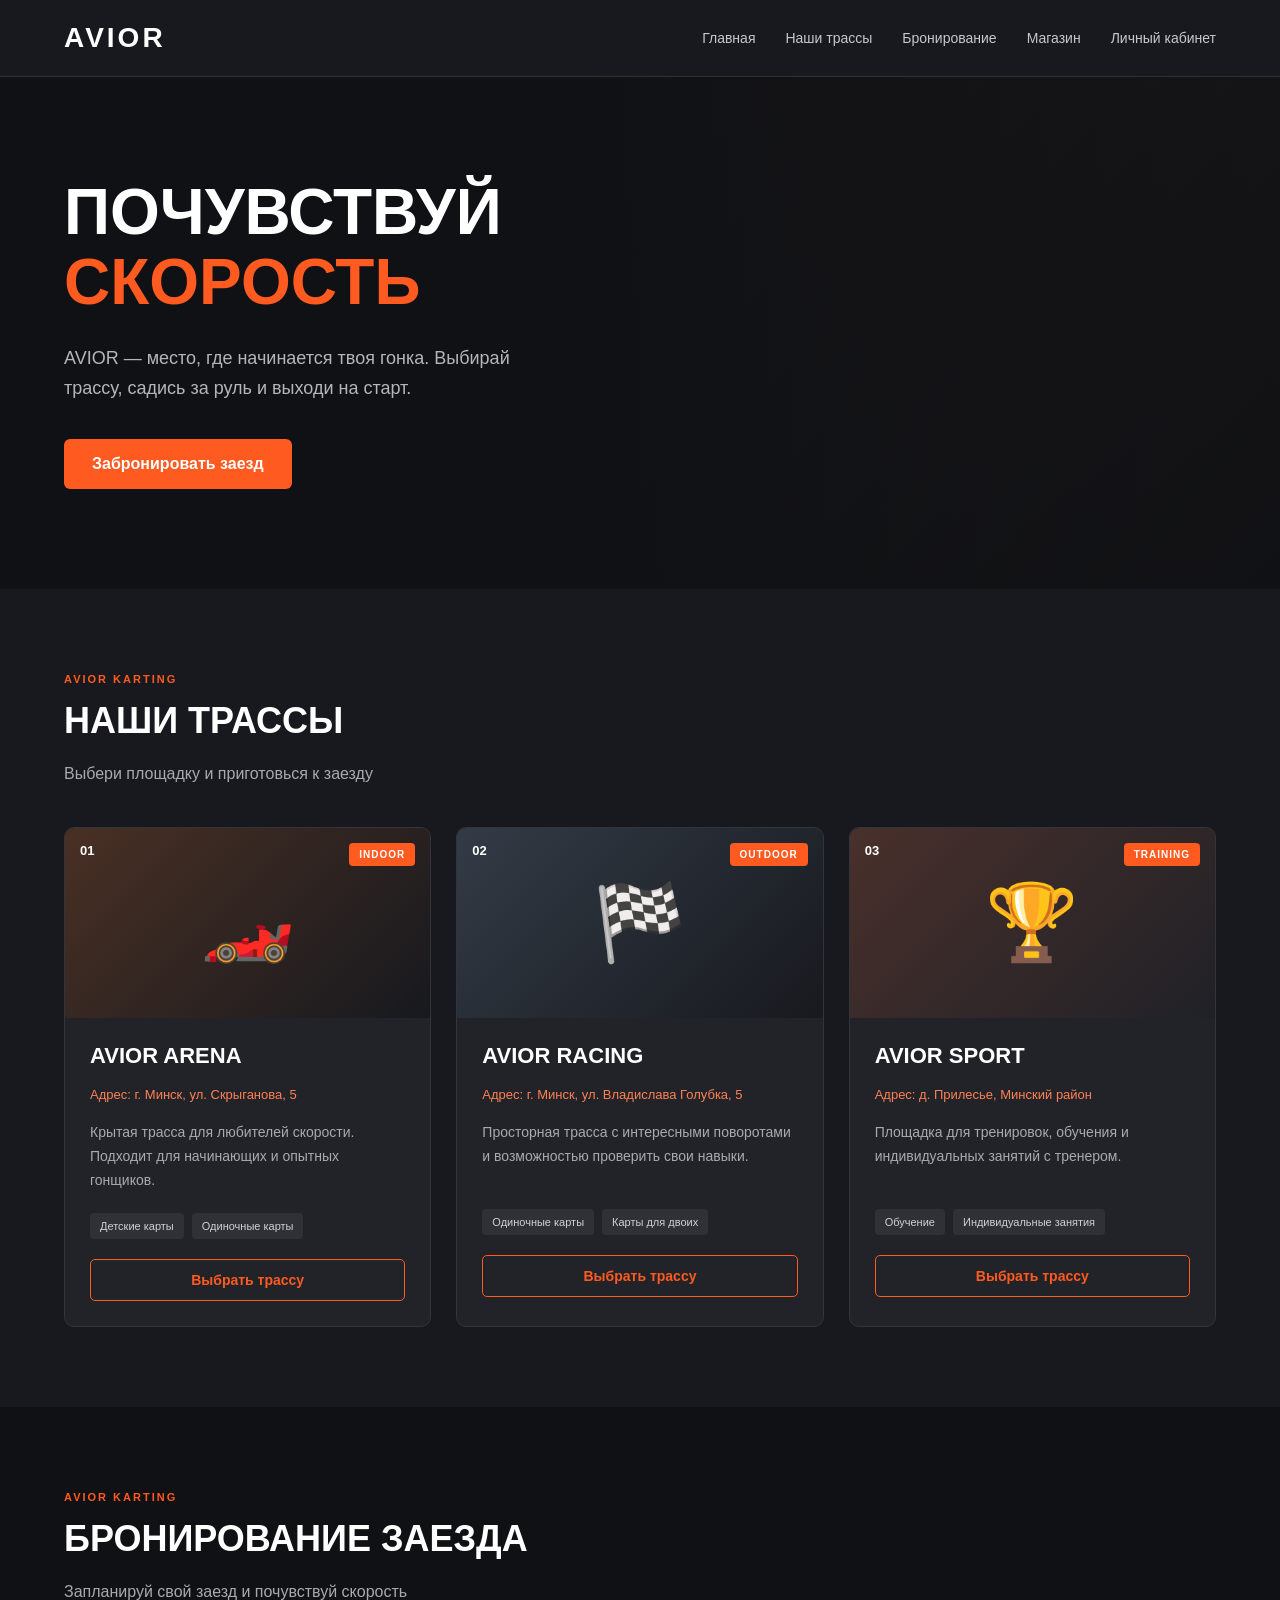
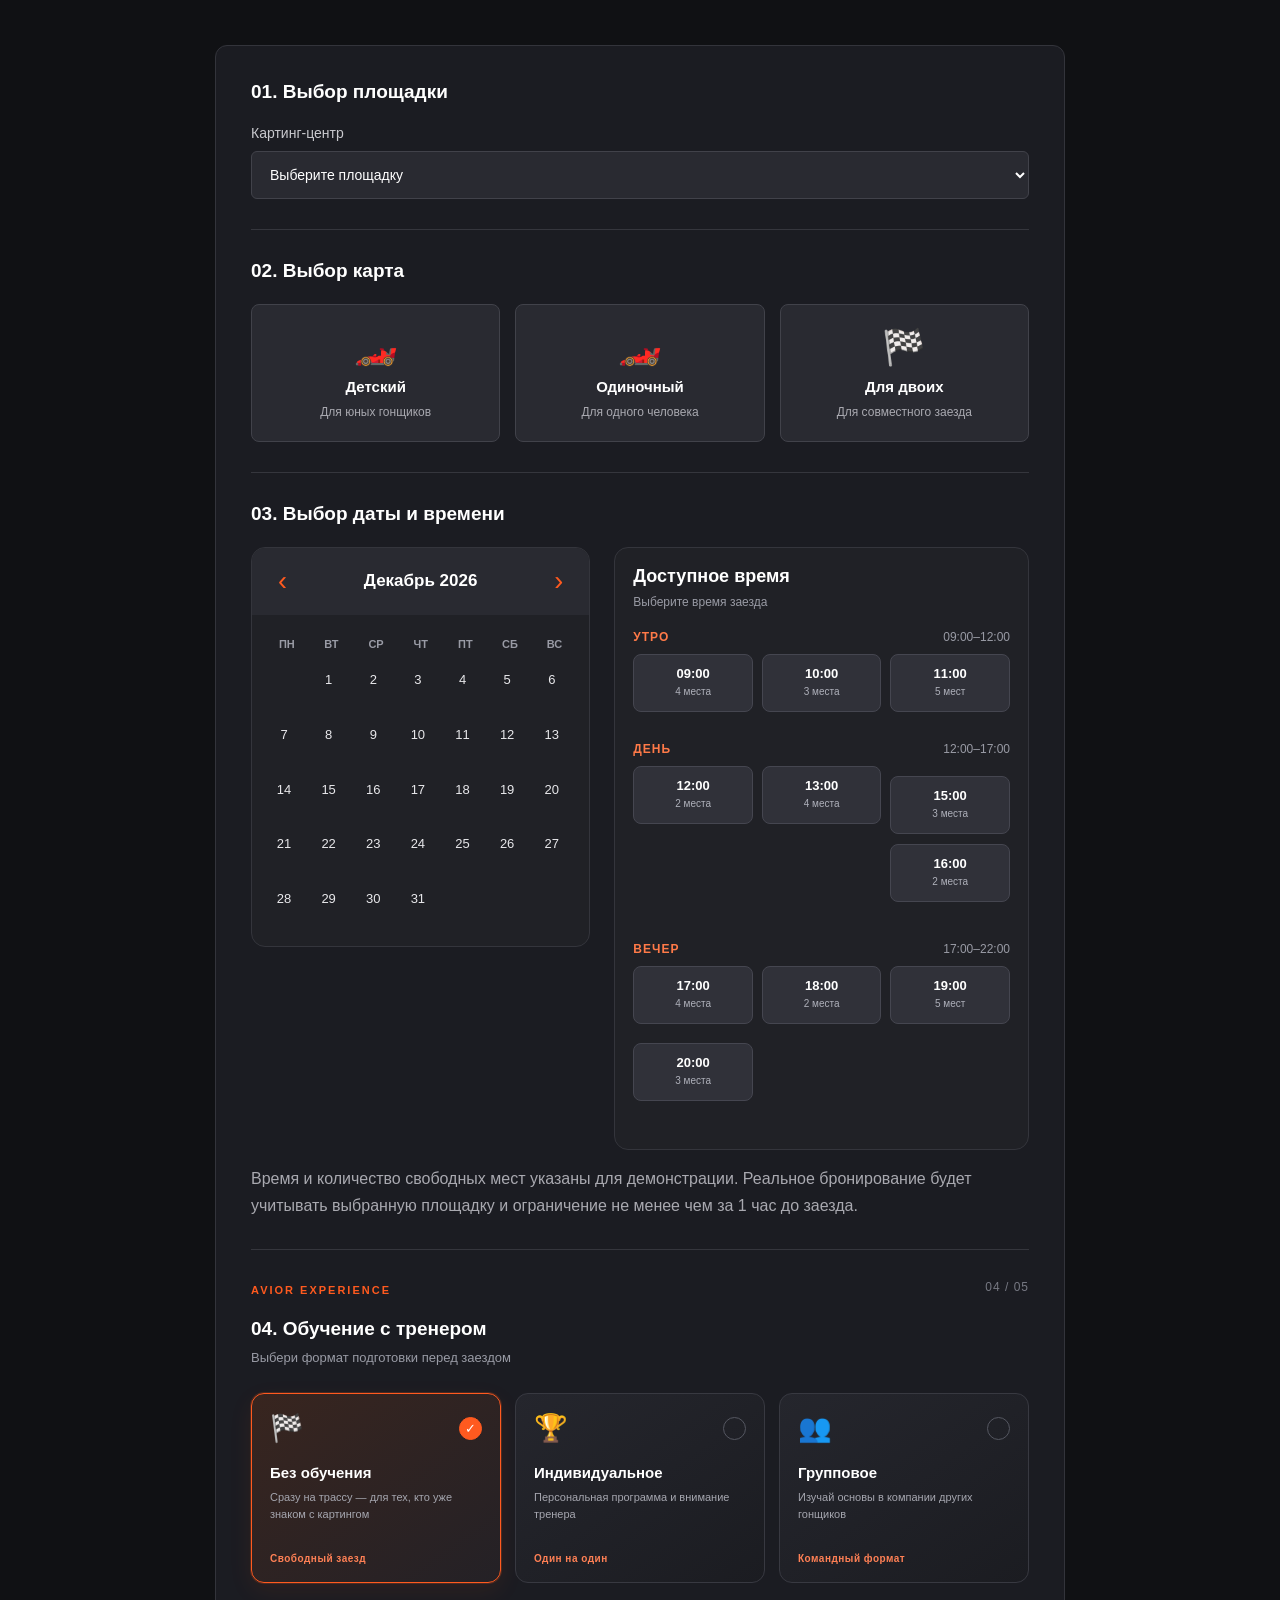
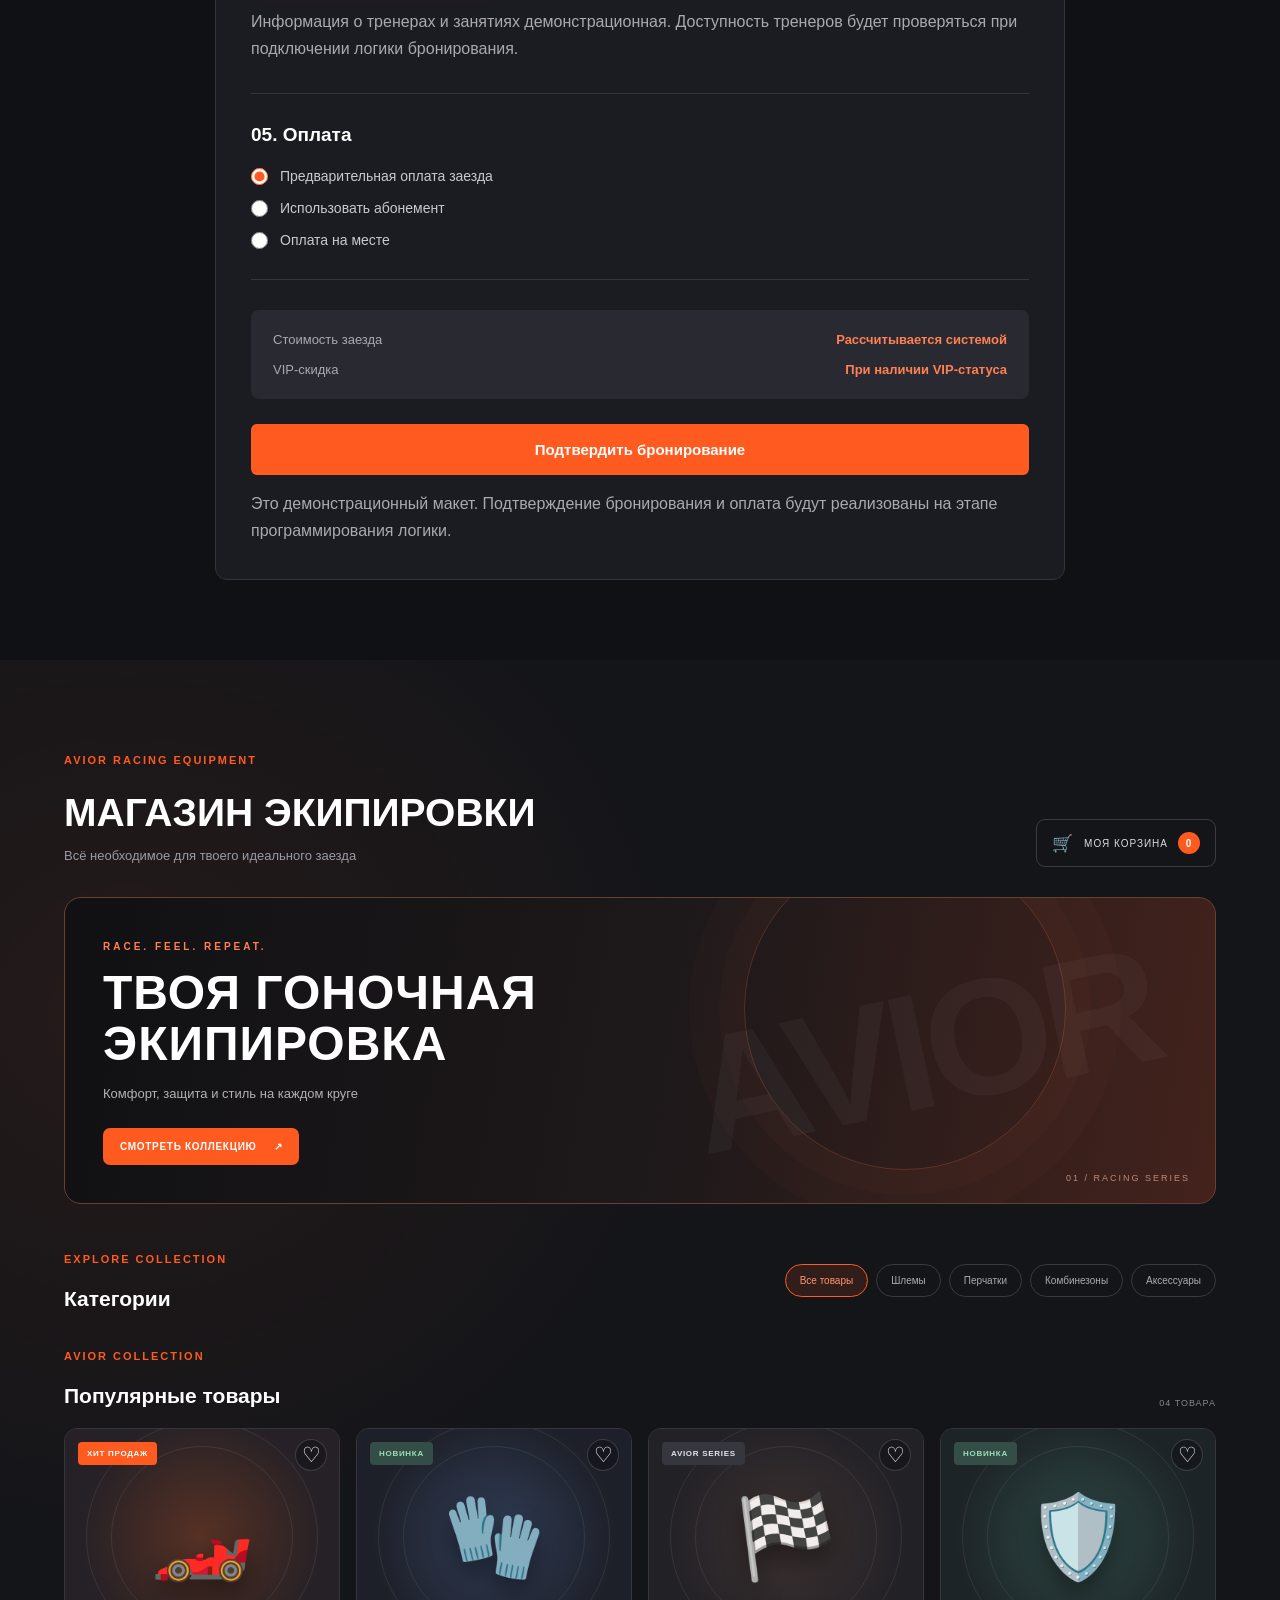
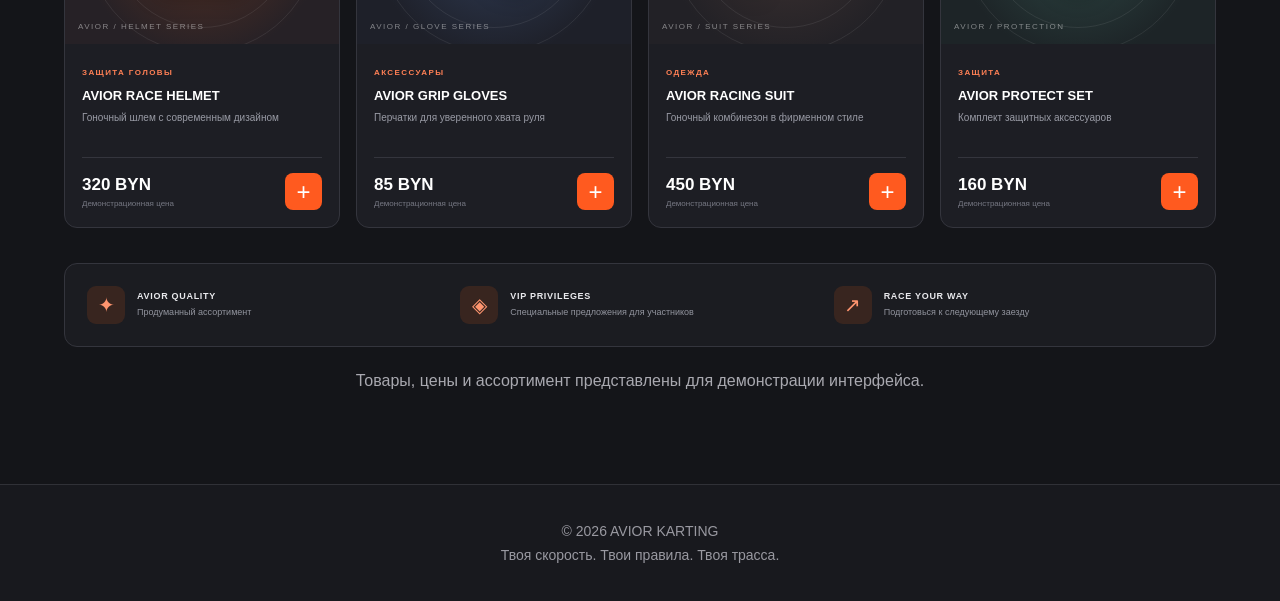
<file: UI/index.html>
<!DOCTYPE html>
<html lang="ru">
<head>
    <meta charset="UTF-8">
    <meta name="viewport" content="width=device-width, initial-scale=1.0">
    <title>AVIOR — Картинг-центр</title>

    <link rel="stylesheet" href="styles.css">
</head>
<body>


<section class="auth-screen" id="authScreen" hidden>
    <div class="auth-brand">
        <h1>AVIOR<span>.</span></h1>
        <p>KARTING EXPERIENCE</p>
    </div>

    <div class="auth-card" id="loginCard">
        <span class="auth-label">WELCOME TO AVIOR</span>
        <h2>Вход в аккаунт</h2>
        <p class="auth-description">Войдите, чтобы продолжить</p>

        <form id="loginForm">
            <label for="loginEmail">Электронная почта</label>
            <input id="loginEmail" type="email"
                   placeholder="example@mail.com" required>

            <label for="loginPassword">Пароль</label>
            <input id="loginPassword" type="password"
                   placeholder="Введите пароль" required>

            <p class="auth-error" id="loginError"></p>

            <button type="submit" class="auth-button">
                ВОЙТИ В АККАУНТ
            </button>
        </form>

        <p class="auth-switch">
            Нет аккаунта?
            <button type="button" id="showRegister">Зарегистрироваться</button>
        </p>
    </div>

    <div class="auth-card" id="registerCard" hidden>
        <span class="auth-label">JOIN AVIOR</span>
        <h2>Регистрация</h2>
        <p class="auth-description">Создайте аккаунт клиента</p>

        <form id="registerForm">
            <label for="registerName">ФИО</label>
            <input id="registerName" type="text"
                   placeholder="Имя и фамилия" required>

            <label for="registerPhone">Телефон</label>
            <input id="registerPhone" type="tel"
                   placeholder="+375 XX XXX-XX-XX" required>

            <label for="registerEmail">Электронная почта</label>
            <input id="registerEmail" type="email"
                   placeholder="example@mail.com" required>

            <label for="registerPassword">Пароль</label>
            <input id="registerPassword" type="password"
                   minlength="6" placeholder="Минимум 6 символов" required>

            <p class="auth-error" id="registerError"></p>

            <button type="submit" class="auth-button">
                СОЗДАТЬ АККАУНТ
            </button>
        </form>

        <p class="auth-switch">
            Уже есть аккаунт?
            <button type="button" id="showLogin">Войти</button>
        </p>
    </div>

    <p class="auth-footer">© AVIOR KARTING · ALL RIGHTS RESERVED</p>
</section>


    <header class="header">
        <div class="container">
            <a href="#" class="logo">AVIOR</a>

            <nav class="navigation">
                <a href="#home">Главная</a>
                <a href="#tracks">Наши трассы</a>
                <a href="#booking">Бронирование</a>
                <a href="#shop">Магазин</a>
                <a href="#authScreen" id="cabinetButton">
    Личный кабинет
</a>
            </nav>
        </div>
    </header>

    <main>

        <section class="hero" id="home">
            <div class="container">
                <h1>ПОЧУВСТВУЙ <span>СКОРОСТЬ</span></h1>

<p>
    AVIOR — место, где начинается твоя гонка.
    Выбирай трассу, садись за руль и выходи на старт.
</p>
                <a href="#booking" class="button">Забронировать заезд</a>
            </div>
        </section>

        <section class="tracks" id="tracks">
    <div class="container">

        <div class="section-heading">
            <span class="section-label">AVIOR KARTING</span>
            <h2>НАШИ ТРАССЫ</h2>
            <p>Выбери площадку и приготовься к заезду</p>
        </div>

        <div class="track-list">

            <article class="track-card">
                <div class="track-image track-image-one">
                    <span class="track-number">01</span>
                    <span class="track-type">INDOOR</span>
                    <span class="track-emoji">🏎️</span>
                </div>

                <div class="track-info">
                    <h3>AVIOR ARENA</h3>
                   <p class="track-address">
    Адрес: г. Минск, ул. Скрыганова, 5
</p>
                    <p class="track-description">
                        Крытая трасса для любителей скорости.
                        Подходит для начинающих и опытных гонщиков.
                    </p>

                    <div class="track-features">
                        <span>Детские карты</span>
                        <span>Одиночные карты</span>
                    </div>

                    <a href="#booking" class="track-button">
                        Выбрать трассу
                    </a>
                </div>
            </article>

            <article class="track-card">
                <div class="track-image track-image-two">
                    <span class="track-number">02</span>
                    <span class="track-type">OUTDOOR</span>
                    <span class="track-emoji">🏁</span>
                </div>

                <div class="track-info">
                    <h3>AVIOR RACING</h3>
                    <p class="track-address">
    Адрес: г. Минск, ул. Владислава Голубка, 5
</p>
                    <p class="track-description">
                        Просторная трасса с интересными поворотами
                        и возможностью проверить свои навыки.
                    </p>

                    <div class="track-features">
                        <span>Одиночные карты</span>
                        <span>Карты для двоих</span>
                    </div>

                    <a href="#booking" class="track-button">
                        Выбрать трассу
                    </a>
                </div>
            </article>

            <article class="track-card">
                <div class="track-image track-image-three">
                    <span class="track-number">03</span>
                    <span class="track-type">TRAINING</span>
                    <span class="track-emoji">🏆</span>
                </div>

                <div class="track-info">
                    <h3>AVIOR SPORT</h3>
                    <p class="track-address">
    Адрес: д. Прилесье, Минский район
</p>
                    <p class="track-description">
                        Площадка для тренировок, обучения
                        и индивидуальных занятий с тренером.
                    </p>

                    <div class="track-features">
                        <span>Обучение</span>
                        <span>Индивидуальные занятия</span>
                    </div>

                    <a href="#booking" class="track-button">
                        Выбрать трассу
                    </a>
                </div>
            </article>

        </div>
    </div>
</section>

       <section class="booking" id="booking">
    <div class="container">

        <div class="section-heading">
            <span class="section-label">AVIOR KARTING</span>
            <h2>БРОНИРОВАНИЕ ЗАЕЗДА</h2>
            <p>Запланируй свой заезд и почувствуй скорость</p>
        </div>

        <form class="booking-form">

            <!-- Выбор площадки -->
            <div class="form-section">
                <h3>01. Выбор площадки</h3>

                <label for="track">Картинг-центр</label>
                <select id="track" name="track">
                    <option value="">Выберите площадку</option>
                    <option value="arena">AVIOR ARENA — Скрыганова, 5</option>
                    <option value="racing">AVIOR RACING — Владислава Голубка, 5</option>
                    <option value="sport">AVIOR SPORT — Прилесье</option>
                </select>
            </div>

            <div class="form-section">
                <h3>02. Выбор карта</h3>

                <div class="kart-options">

                    <label class="kart-option">
                        <input type="radio" name="kart" value="child">
                        <span class="kart-content">
                            <span class="kart-icon">🏎️</span>
                            <strong>Детский</strong>
                            <small>Для юных гонщиков</small>
                        </span>
                    </label>

                    <label class="kart-option">
                        <input type="radio" name="kart" value="single">
                        <span class="kart-content">
                            <span class="kart-icon">🏎️</span>
                            <strong>Одиночный</strong>
                            <small>Для одного человека</small>
                        </span>
                    </label>

                    <label class="kart-option">
                        <input type="radio" name="kart" value="double">
                        <span class="kart-content">
                            <span class="kart-icon">🏁</span>
                            <strong>Для двоих</strong>
                            <small>Для совместного заезда</small>
                        </span>
                    </label>

                </div>
            </div>

            
<div class="form-section">
    <h3>03. Выбор даты и времени</h3>

    <div class="date-time-layout">

        <!-- Календарь -->
        <div class="calendar">
            <div class="calendar-header">
                <button type="button" class="calendar-arrow" aria-label="Предыдущий месяц">‹</button>
                <strong>Декабрь 2026</strong>
                <button type="button" class="calendar-arrow" aria-label="Следующий месяц">›</button>
            </div>

            <div class="calendar-grid">
                <span class="weekday">ПН</span>
                <span class="weekday">ВТ</span>
                <span class="weekday">СР</span>
                <span class="weekday">ЧТ</span>
                <span class="weekday">ПТ</span>
                <span class="weekday">СБ</span>
                <span class="weekday">ВС</span>

                <span class="calendar-empty"></span>

                <label class="calendar-day"><input type="radio" name="booking-date" value="2026-12-01"><span>1</span></label>
                <label class="calendar-day"><input type="radio" name="booking-date" value="2026-12-02"><span>2</span></label>
                <label class="calendar-day"><input type="radio" name="booking-date" value="2026-12-03"><span>3</span></label>
                <label class="calendar-day"><input type="radio" name="booking-date" value="2026-12-04"><span>4</span></label>
                <label class="calendar-day"><input type="radio" name="booking-date" value="2026-12-05"><span>5</span></label>
                <label class="calendar-day"><input type="radio" name="booking-date" value="2026-12-06"><span>6</span></label>

                <label class="calendar-day"><input type="radio" name="booking-date" value="2026-12-07"><span>7</span></label>
                <label class="calendar-day"><input type="radio" name="booking-date" value="2026-12-08"><span>8</span></label>
                <label class="calendar-day"><input type="radio" name="booking-date" value="2026-12-09"><span>9</span></label>
                <label class="calendar-day"><input type="radio" name="booking-date" value="2026-12-10"><span>10</span></label>
                <label class="calendar-day"><input type="radio" name="booking-date" value="2026-12-11"><span>11</span></label>
                <label class="calendar-day"><input type="radio" name="booking-date" value="2026-12-12"><span>12</span></label>
                <label class="calendar-day"><input type="radio" name="booking-date" value="2026-12-13"><span>13</span></label>

                <label class="calendar-day"><input type="radio" name="booking-date" value="2026-12-14"><span>14</span></label>
                <label class="calendar-day"><input type="radio" name="booking-date" value="2026-12-15"><span>15</span></label>
                <label class="calendar-day"><input type="radio" name="booking-date" value="2026-12-16"><span>16</span></label>
                <label class="calendar-day"><input type="radio" name="booking-date" value="2026-12-17"><span>17</span></label>
                <label class="calendar-day"><input type="radio" name="booking-date" value="2026-12-18"><span>18</span></label>
                <label class="calendar-day"><input type="radio" name="booking-date" value="2026-12-19"><span>19</span></label>
                <label class="calendar-day"><input type="radio" name="booking-date" value="2026-12-20"><span>20</span></label>

                <label class="calendar-day"><input type="radio" name="booking-date" value="2026-12-21"><span>21</span></label>
                <label class="calendar-day"><input type="radio" name="booking-date" value="2026-12-22"><span>22</span></label>
                <label class="calendar-day"><input type="radio" name="booking-date" value="2026-12-23"><span>23</span></label>
                <label class="calendar-day"><input type="radio" name="booking-date" value="2026-12-24"><span>24</span></label>
                <label class="calendar-day"><input type="radio" name="booking-date" value="2026-12-25"><span>25</span></label>
                <label class="calendar-day"><input type="radio" name="booking-date" value="2026-12-26"><span>26</span></label>
                <label class="calendar-day"><input type="radio" name="booking-date" value="2026-12-27"><span>27</span></label>

                <label class="calendar-day"><input type="radio" name="booking-date" value="2026-12-28"><span>28</span></label>
                <label class="calendar-day"><input type="radio" name="booking-date" value="2026-12-29"><span>29</span></label>
                <label class="calendar-day"><input type="radio" name="booking-date" value="2026-12-30"><span>30</span></label>
                <label class="calendar-day"><input type="radio" name="booking-date" value="2026-12-31"><span>31</span></label>
            </div>
        </div>

        <div class="time-slots">
            <div class="time-slots-header">
                <h4>Доступное время</h4>
                <span>Выберите время заезда</span>
            </div>

            <div class="time-period">
                <h5>УТРО <span>09:00–12:00</span></h5>
                <div class="time-grid">
                    <label class="time-slot">
                        <input type="radio" name="booking-time" value="09:00">
                        <span><strong>09:00</strong><small>4 места</small></span>
                    </label>
                    <label class="time-slot">
                        <input type="radio" name="booking-time" value="10:00">
                        <span><strong>10:00</strong><small>3 места</small></span>
                    </label>
                    <label class="time-slot">
                        <input type="radio" name="booking-time" value="11:00">
                        <span><strong>11:00</strong><small>5 мест</small></span>
                    </label>
                </div>
            </div>

            <div class="time-period">
                <h5>ДЕНЬ <span>12:00–17:00</span></h5>
                <div class="time-grid">
                    <label class="time-slot">
                        <input type="radio" name="booking-time" value="12:00">
                        <span><strong>12:00</strong><small>2 места</small></span>
                    </label>
                    <label class="time-slot">
                        <input type="radio" name="booking-time" value="13:00">
                        <span><strong>13:00</strong><small>4 места</small></span>
                    </label>
                    <label class="time-slot">
                        <label class="time-slot unavailable">
    <input type="radio" name="booking-time" value="14:00" disabled>
                    </label>
                    <label class="time-slot">
                        <input type="radio" name="booking-time" value="15:00">
                        <span><strong>15:00</strong><small>3 места</small></span>
                    </label>
                    <label class="time-slot">
                        <input type="radio" name="booking-time" value="16:00">
                        <span><strong>16:00</strong><small>2 места</small></span>
                    </label>
                </div>
            </div>

            <div class="time-period">
                <h5>ВЕЧЕР <span>17:00–22:00</span></h5>
                <div class="time-grid">
                    <label class="time-slot">
                        <input type="radio" name="booking-time" value="17:00">
                        <span><strong>17:00</strong><small>4 места</small></span>
                    </label>
                    <label class="time-slot">
                        <input type="radio" name="booking-time" value="18:00">
                        <span><strong>18:00</strong><small>2 места</small></span>
                    </label>
                    <label class="time-slot">
                        <input type="radio" name="booking-time" value="19:00">
                        <span><strong>19:00</strong><small>5 мест</small></span>
                    </label>
                    <label class="time-slot">
                        <input type="radio" name="booking-time" value="20:00">
                        <span><strong>20:00</strong><small>3 места</small></span>
                    </label>
                </div>
            </div>
        </div>
    </div>

    <p class="form-note">
        Время и количество свободных мест указаны для демонстрации.
        Реальное бронирование будет учитывать выбранную площадку и ограничение
        не менее чем за 1 час до заезда.
    </p>
</div>


            
<div class="form-section training-section">
    <div class="training-heading">
        <div>
            <span class="section-label">AVIOR EXPERIENCE</span>
            <h3>04. Обучение с тренером</h3>
            <p>Выбери формат подготовки перед заездом</p>
        </div>
        <span class="training-number">04 / 05</span>
    </div>

    <div class="training-choice-grid">

        <label class="training-choice">
            <input type="radio" name="training" value="none" checked>
            <span class="training-choice-content">
                <span class="training-choice-top">
                    <span class="training-choice-icon">🏁</span>
                    <span class="choice-check">✓</span>
                </span>
                <strong>Без обучения</strong>
                <small>Сразу на трассу — для тех, кто уже знаком с картингом</small>
                <span class="choice-tag">Свободный заезд</span>
            </span>
        </label>

        <label class="training-choice">
            <input type="radio" name="training" value="individual">
            <span class="training-choice-content">
                <span class="training-choice-top">
                    <span class="training-choice-icon">🏆</span>
                    <span class="choice-check">✓</span>
                </span>
                <strong>Индивидуальное</strong>
                <small>Персональная программа и внимание тренера</small>
                <span class="choice-tag">Один на один</span>
            </span>
        </label>

        <label class="training-choice">
            <input type="radio" name="training" value="group">
            <span class="training-choice-content">
                <span class="training-choice-top">
                    <span class="training-choice-icon">👥</span>
                    <span class="choice-check">✓</span>
                </span>
                <strong>Групповое</strong>
                <small>Изучай основы в компании других гонщиков</small>
                <span class="choice-tag">Командный формат</span>
            </span>
        </label>

    </div>

    <div class="trainer-panel">
        <div class="trainer-panel-heading">
            <div>
                <span class="section-label">MEET YOUR COACH</span>
                <h4>Выбери своего тренера</h4>
                <p>Каждый тренер поможет подготовиться к уверенному заезду</p>
            </div>
            <span class="trainer-panel-icon">✦</span>
        </div>

        <div class="trainer-grid">

            <label class="trainer-card">
                <input type="radio" name="trainer" value="trainer1">
                <span class="trainer-card-content">
                    <span class="trainer-avatar avatar-one">АИ</span>
                    <span class="trainer-selected">✓</span>
                    <strong>Александр Иванов</strong>
                    <small>Техника вождения</small>
                    <span class="trainer-experience">Опыт: 8 лет</span>
                    <span class="trainer-select">Выбрать тренера</span>
                </span>
            </label>

            <label class="trainer-card">
                <input type="radio" name="trainer" value="trainer2">
                <span class="trainer-card-content">
                    <span class="trainer-avatar avatar-two">ДП</span>
                    <span class="trainer-selected">✓</span>
                    <strong>Дмитрий Петров</strong>
                    <small>Скорость и траектории</small>
                    <span class="trainer-experience">Опыт: 6 лет</span>
                    <span class="trainer-select">Выбрать тренера</span>
                </span>
            </label>

            <label class="trainer-card">
                <input type="radio" name="trainer" value="trainer3">
                <span class="trainer-card-content">
                    <span class="trainer-avatar avatar-three">МС</span>
                    <span class="trainer-selected">✓</span>
                    <strong>Максим Соколов</strong>
                    <small>Обучение новичков</small>
                    <span class="trainer-experience">Опыт: 5 лет</span>
                    <span class="trainer-select">Выбрать тренера</span>
                </span>
            </label>

        </div>
    </div>

    <div class="group-training-panel">
        <div class="group-training-icon">🏎️</div>
        <div class="group-training-info">
            <span class="section-label">TEAM TRAINING</span>
            <h4>Тренируйся вместе с другими</h4>
            <p>
                Групповое занятие включает знакомство с правилами трассы,
                основы управления картом и практические рекомендации тренера.
            </p>
            <div class="group-training-details">
                <span>◷ Продолжительность: 30 минут</span>
                <span>◎ Групповой формат</span>
            </div>
        </div>
    </div>

    <p class="form-note">
        Информация о тренерах и занятиях демонстрационная.
        Доступность тренеров будет проверяться при подключении логики бронирования.
    </p>
</div>


            <div class="form-section">
                <h3>05. Оплата</h3>

                <div class="training-options">

                    <label class="radio-line">
                        <input type="radio" name="payment" value="online" checked>
                        Предварительная оплата заезда
                    </label>

                    <label class="radio-line">
                        <input type="radio" name="payment" value="subscription">
                        Использовать абонемент
                    </label>

                    <label class="radio-line">
                        <input type="radio" name="payment" value="onsite">
                        Оплата на месте
                    </label>

                </div>
            </div>

            <div class="booking-summary">
                <div>
                    <span>Стоимость заезда</span>
                    <strong>Рассчитывается системой</strong>
                </div>

                <div>
                    <span>VIP-скидка</span>
                    <strong>При наличии VIP-статуса</strong>
                </div>
            </div>

            <button type="button" class="booking-submit">
                Подтвердить бронирование
            </button>

            <p class="form-note">
                Это демонстрационный макет. Подтверждение бронирования
                и оплата будут реализованы на этапе программирования логики.
            </p>

        </form>

    </div>
    <button type="button" id="showErrorButton" hidden>
    Проверить форму ошибки
</button>
</section>

        
<section class="shop" id="shop">
    <div class="container">

        <div class="shop-heading">
            <div>
                <span class="section-label">AVIOR RACING EQUIPMENT</span>
                <h2>МАГАЗИН ЭКИПИРОВКИ</h2>
                <p>Всё необходимое для твоего идеального заезда</p>
            </div>

            <div class="shop-cart">
                <span class="cart-icon">🛒</span>
                <span>МОЯ КОРЗИНА</span>
                <strong>0</strong>
            </div>
        </div>

        <div class="shop-banner">
            <div class="shop-banner-content">
                <span class="banner-label">RACE. FEEL. REPEAT.</span>
                <h3>ТВОЯ ГОНОЧНАЯ<br>ЭКИПИРОВКА</h3>
                <p>Комфорт, защита и стиль на каждом круге</p>
                <a href="#shop-products" class="banner-button">СМОТРЕТЬ КОЛЛЕКЦИЮ <span>↗</span></a>
            </div>
            <div class="banner-decoration">AVIOR</div>
            <div class="banner-racing-mark">01 / RACING SERIES</div>
        </div>

        <div class="shop-categories">
            <div>
                <span class="section-label">EXPLORE COLLECTION</span>
                <h3>Категории</h3>
            </div>

            <div class="category-list">
                <a href="#shop-products" class="category-link active">Все товары</a>
                <a href="#shop-products" class="category-link">Шлемы</a>
                <a href="#shop-products" class="category-link">Перчатки</a>
                <a href="#shop-products" class="category-link">Комбинезоны</a>
                <a href="#shop-products" class="category-link">Аксессуары</a>
            </div>
        </div>

        <div class="shop-products-heading" id="shop-products">
            <div>
                <span class="section-label">AVIOR COLLECTION</span>
                <h3>Популярные товары</h3>
            </div>
            <span class="products-count">04 ТОВАРА</span>
        </div>

        <div class="products-grid">

            <article class="product-card">
                <div class="product-visual helmet-visual">
                    <span class="product-badge bestseller">ХИТ ПРОДАЖ</span>
                    <span class="product-art">🏎️</span>
                    <span class="product-visual-caption">AVIOR / HELMET SERIES</span>
                    <button type="button" class="favorite-button" aria-label="Добавить в избранное">♡</button>
                </div>
                <div class="product-info">
                    <span class="product-category">ЗАЩИТА ГОЛОВЫ</span>
                    <h4>AVIOR RACE HELMET</h4>
                    <p>Гоночный шлем с современным дизайном</p>
                    <div class="product-bottom">
                        <div class="product-price">
                            <strong>320 BYN</strong>
                            <small>Демонстрационная цена</small>
                        </div>
                        <button type="button" class="add-to-cart" aria-label="Добавить шлем в корзину">+</button>
                    </div>
                </div>
            </article>

            <article class="product-card">
                <div class="product-visual gloves-visual">
                    <span class="product-badge new-product">НОВИНКА</span>
                    <span class="product-art">🧤</span>
                    <span class="product-visual-caption">AVIOR / GLOVE SERIES</span>
                    <button type="button" class="favorite-button" aria-label="Добавить в избранное">♡</button>
                </div>
                <div class="product-info">
                    <span class="product-category">АКСЕССУАРЫ</span>
                    <h4>AVIOR GRIP GLOVES</h4>
                    <p>Перчатки для уверенного хвата руля</p>
                    <div class="product-bottom">
                        <div class="product-price">
                            <strong>85 BYN</strong>
                            <small>Демонстрационная цена</small>
                        </div>
                        <button type="button" class="add-to-cart" aria-label="Добавить перчатки в корзину">+</button>
                    </div>
                </div>
            </article>

            <article class="product-card">
                <div class="product-visual suit-visual">
                    <span class="product-badge">AVIOR SERIES</span>
                    <span class="product-art">🏁</span>
                    <span class="product-visual-caption">AVIOR / SUIT SERIES</span>
                    <button type="button" class="favorite-button" aria-label="Добавить в избранное">♡</button>
                </div>
                <div class="product-info">
                    <span class="product-category">ОДЕЖДА</span>
                    <h4>AVIOR RACING SUIT</h4>
                    <p>Гоночный комбинезон в фирменном стиле</p>
                    <div class="product-bottom">
                        <div class="product-price">
                            <strong>450 BYN</strong>
                            <small>Демонстрационная цена</small>
                        </div>
                        <button type="button" class="add-to-cart" aria-label="Добавить комбинезон в корзину">+</button>
                    </div>
                </div>
            </article>

            <article class="product-card">
                <div class="product-visual accessory-visual">
                    <span class="product-badge new-product">НОВИНКА</span>
                    <span class="product-art">🛡️</span>
                    <span class="product-visual-caption">AVIOR / PROTECTION</span>
                    <button type="button" class="favorite-button" aria-label="Добавить в избранное">♡</button>
                </div>
                <div class="product-info">
                    <span class="product-category">ЗАЩИТА</span>
                    <h4>AVIOR PROTECT SET</h4>
                    <p>Комплект защитных аксессуаров</p>
                    <div class="product-bottom">
                        <div class="product-price">
                            <strong>160 BYN</strong>
                            <small>Демонстрационная цена</small>
                        </div>
                        <button type="button" class="add-to-cart" aria-label="Добавить комплект в корзину">+</button>
                    </div>
                </div>
            </article>

        </div>

        <div class="shop-benefits">
            <div class="shop-benefit">
                <span>✦</span>
                <div>
                    <strong>AVIOR QUALITY</strong>
                    <small>Продуманный ассортимент</small>
                </div>
            </div>

            <div class="shop-benefit">
                <span>◈</span>
                <div>
                    <strong>VIP PRIVILEGES</strong>
                    <small>Специальные предложения для участников</small>
                </div>
            </div>

            <div class="shop-benefit">
                <span>↗</span>
                <div>
                    <strong>RACE YOUR WAY</strong>
                    <small>Подготовься к следующему заезду</small>
                </div>
            </div>
        </div>

        <p class="shop-demo-note">
            Товары, цены и ассортимент представлены для демонстрации интерфейса.
        </p>

    </div>
</section>


<section class="admin" id="admin" hidden>
    <div class="section-heading">
        <div>
            <span class="section-label">AVIOR CONTROL CENTER</span>
            <h2>Панель администратора</h2>
            <p>Управление бронированиями и клиентами</p>
        </div>
        <span class="admin-status">
            <span class="status-dot"></span>
            Система активна
        </span>
    </div>

    <div class="admin-stats">
        <article class="admin-stat">
            <span>Бронирования сегодня</span>
            <strong>28</strong>
            <small>+12% к прошлой неделе</small>
        </article>

        <article class="admin-stat">
            <span>Ожидают подтверждения</span>
            <strong>06</strong>
            <small>Требуют внимания</small>
        </article>

        <article class="admin-stat">
            <span>Посетители сегодня</span>
            <strong>94</strong>
            <small>Все площадки</small>
        </article>

        <article class="admin-stat">
            <span>Заказы по телефону</span>
            <strong>09</strong>
            <small>За текущий день</small>
        </article>
        </div>

    <div class="admin-filters">
        <div class="filter-field">
            <label for="orderSearch">Поиск заказа</label>
            <input
                type="search"
                id="orderSearch"
                placeholder="Введите имя или телефон клиента"
            >
        </div>

        <div class="filter-field">
            <label for="orderStatus">Статус заказа</label>
            <select id="orderStatus">
                <option value="all">Все заказы</option>
                <option value="new">Новые</option>
                <option value="confirmed">Подтверждённые</option>
                <option value="cancelled">Отменённые</option>
            </select>
        </div>

        <button type="button" id="resetFilters">
            Сбросить фильтры
        </button>
    </div>

    <div class="admin-content">
        <div class="admin-orders">
            <div class="admin-block-heading">
                <div>
                    <span class="section-label">BOOKING MANAGEMENT</span>
                    <h3>Последние бронирования</h3>
                </div>
                <span class="orders-count">3 заказа</span>
            </div>

            <article class="order-card">
                <div class="order-top">
                    <div>
                        <strong>Александр Смирнов</strong>
                        <span>+375 29 123-45-67</span>
                    </div>
                    <span class="order-status waiting">Ожидает</span>
                </div>
                <div class="order-details">
                    <span>05 декабря · 14:00</span>
                    <span>AVIOR ARENA</span>
                    <span>Одиночный карт</span>
                </div>
                <div class="order-bottom">
                    <span>Предоплата: 30 BYN</span>
                    <button type="button" class="admin-action">Подтвердить</button>
                </div>
            </article>

            <article class="order-card">
                <div class="order-top">
                    <div>
                        <strong>Мария Ковалева</strong>
                        <span>+375 33 456-78-90</span>
                    </div>
                    <span class="order-status confirmed">Подтверждено</span>
                </div>
                <div class="order-details">
                    <span>05 декабря · 15:30</span>
                    <span>AVIOR RACING</span>
                    <span>Карт для двоих</span>
                </div>
                <div class="order-bottom">
                    <span>Предоплата: 50 BYN</span>
                    <button type="button" class="admin-action">Подробнее</button>
                </div>
            </article>

            <article class="order-card">
                <div class="order-top">
                    <div>
                        <strong>Дмитрий Волков</strong>
                        <span>+375 25 987-65-43</span>
                    </div>
                    <span class="order-status confirmed">Подтверждено</span>
                </div>
                <div class="order-details">
                    <span>05 декабря · 17:00</span>
                    <span>AVIOR SPORT</span>
                    <span>Детский карт</span>
                </div>
                <div class="order-bottom">
                    <span>Предоплата: 25 BYN</span>
                    <button type="button" class="admin-action">Подробнее</button>
                </div>
            </article>
        </div>

        <aside class="admin-phone">
            <span class="section-label">PHONE ORDERS</span>
            <h3>Новый заказ</h3>
            <p>Оформление бронирования по телефону администратором.</p>

            <details class="phone-form">
                <summary>+ Принять заказ по телефону</summary>

                <form>
                    <label for="phone-name">ФИО клиента</label>
                    <input id="phone-name" type="text" placeholder="Имя и фамилия">

                    <label for="phone-number">Номер телефона</label>
                    <input id="phone-number" type="tel" placeholder="+375 XX XXX-XX-XX">

                    <label for="phone-arena">Площадка</label>
                    <select id="phone-arena">
                        <option>AVIOR ARENA</option>
                        <option>AVIOR RACING</option>
                        <option>AVIOR SPORT</option>
                    </select>

                    <label for="phone-date">Дата заезда</label>
                    <input id="phone-date" type="date">

                    <label for="phone-time">Время</label>
                    <input id="phone-time" type="time">

                    <label for="phone-kart">Тип карта</label>
                    <select id="phone-kart">
                        <option>Одиночный</option>
                        <option>Детский</option>
                        <option>Для двоих</option>
                    </select>

                    <label for="phone-payment">Оплата</label>
                    <select id="phone-payment">
                        <option>Предоплата</option>
                        <option>Оплата на месте</option>
                        <option>Абонемент</option>
                    </select>

                    <button type="button" class="admin-submit">
                        Создать заказ
                    </button>
                </form>
            </details>
        </aside>
    </div>
</section>


<section class="management" id="management" hidden>
    <div class="section-heading">
        <div>
            <span class="section-label">AVIOR BUSINESS ANALYTICS</span>
            <h2>Панель руководителя</h2>
            <p>Аналитика и эффективность картинговых площадок</p>
        </div>

        <span class="management-period">ОТЧЁТ · ДЕКАБРЬ 2026</span>
    </div>

    <div class="management-overview">
        <article class="management-card">
            <span>Всего часов работы</span>
            <strong>486 <small>ч</small></strong>
            <p>Все площадки за период</p>
        </article>

        <article class="management-card">
            <span>Среднее время работы</span>
            <strong>8.1 <small>ч</small></strong>
            <p>В среднем за день</p>
        </article>

        <article class="management-card">
            <span>Количество посетителей</span>
            <strong>2 840</strong>
            <p>За выбранный период</p>
        </article>

        <article class="management-card">
            <span>Средняя загрузка</span>
            <strong>78<small>%</small></strong>
            <p>По всем площадкам</p>
        </article>
    </div>

    <div class="management-grid">
        <div class="management-chart">
            <div class="management-block-title">
                <div>
                    <span class="section-label">TRACK OCCUPANCY</span>
                    <h3>Загрузка площадок</h3>
                </div>
                <span class="chart-period">За неделю</span>
            </div>

            <div class="chart-legend">
                <span><i class="legend-orange"></i> AVIOR ARENA</span>
                <span><i class="legend-yellow"></i> AVIOR RACING</span>
                <span><i class="legend-gray"></i> AVIOR SPORT</span>
            </div>

            <div class="occupancy-chart">
                <div class="chart-y-labels">
                    <span>100%</span>
                    <span>75%</span>
                    <span>50%</span>
                    <span>25%</span>
                    <span>0%</span>
                </div>

                <div class="chart-area">
                    <div class="chart-grid-lines">
                        <span></span>
                        <span></span>
                        <span></span>
                        <span></span>
                        <span></span>
                    </div>

                    <div class="chart-columns">
                        <div class="chart-day">
                            <div class="chart-bars">
                                <i style="height: 85%"></i>
                                <i style="height: 65%" class="yellow-bar"></i>
                                <i style="height: 45%" class="gray-bar"></i>
                            </div>
                            <span>ПН</span>
                        </div>

                        <div class="chart-day">
                            <div class="chart-bars">
                                <i style="height: 70%"></i>
                                <i style="height: 80%" class="yellow-bar"></i>
                                <i style="height: 55%" class="gray-bar"></i>
                            </div>
                            <span>ВТ</span>
                        </div>

                        <div class="chart-day">
                            <div class="chart-bars">
                                <i style="height: 90%"></i>
                                <i style="height: 75%" class="yellow-bar"></i>
                                <i style="height: 60%" class="gray-bar"></i>
                            </div>
                            <span>СР</span>
                        </div>

                        <div class="chart-day">
                            <div class="chart-bars">
                                <i style="height: 65%"></i>
                                <i style="height: 55%" class="yellow-bar"></i>
                                <i style="height: 40%" class="gray-bar"></i>
                            </div>
                            <span>ЧТ</span>
                        </div>

                        <div class="chart-day">
                            <div class="chart-bars">
                                <i style="height: 95%"></i>
                                <i style="height: 85%" class="yellow-bar"></i>
                                <i style="height: 70%" class="gray-bar"></i>
                            </div>
                            <span>ПТ</span>
                        </div>

                        <div class="chart-day">
                            <div class="chart-bars">
                                <i style="height: 100%"></i>
                                <i style="height: 90%" class="yellow-bar"></i>
                                <i style="height: 80%" class="gray-bar"></i>
                            </div>
                            <span>СБ</span>
                        </div>

                        <div class="chart-day">
                            <div class="chart-bars">
                                <i style="height: 90%"></i>
                                <i style="height: 75%" class="yellow-bar"></i>
                                <i style="height: 65%" class="gray-bar"></i>
                            </div>
                            <span>ВС</span>
                        </div>
                    </div>
                </div>
            </div>
        </div>

        <aside class="management-ranking">
            <span class="section-label">LOCATION ANALYTICS</span>
            <h3>Показатели площадок</h3>

            <div class="location-metric">
                <div class="location-metric-heading">
                    <strong>AVIOR ARENA</strong>
                    <span>86%</span>
                </div>
                <div class="metric-track">
                    <i style="width: 86%"></i>
                </div>
                <small>168 часов работы</small>
            </div>

            <div class="location-metric">
                <div class="location-metric-heading">
                    <strong>AVIOR RACING</strong>
                    <span>78%</span>
                </div>
                <div class="metric-track">
                    <i style="width: 78%"></i>
                </div>
                <small>154 часа работы</small>
            </div>

            <div class="location-metric">
                <div class="location-metric-heading">
                    <strong>AVIOR SPORT</strong>
                    <span>70%</span>
                </div>
                <div class="metric-track">
                    <i style="width: 70%"></i>
                </div>
                <small>164 часа работы</small>
            </div>
        </aside>
    </div>

    <div class="management-note">
        <div class="note-icon">✦</div>
        <div>
            <strong>Аналитический отчёт</strong>
            <p>Руководитель может оценивать загруженность площадок,
            сравнивать часы работы и анализировать посещаемость.</p>
        </div>
    </div>
</section>

        
<section class="profile" id="profile" hidden>
    <div class="container">

        <!-- Заголовок кабинета -->
        <div class="profile-heading">
            <div>
                <span class="section-label">AVIOR MEMBERS CLUB</span>
                <h2>ЛИЧНЫЙ КАБИНЕТ</h2>
                <p>Твоя история скорости начинается здесь</p>
            </div>
            <div class="profile-status">
                <span class="status-dot"></span>
                DEMO ACCOUNT
            </div>
        </div>

        <!-- Приветствие -->
        <div class="profile-welcome">
            <div class="welcome-avatar">A</div>
            <div class="welcome-text">
                <span>РАДЫ ВИДЕТЬ ТЕБЯ СНОВА</span>
                <h3>Гонщик AVIOR</h3>
                <p>Управляй бронированиями, следи за достижениями и открывай новые возможности.</p>
            </div>
            <a href="#booking" class="welcome-button">Забронировать заезд <span>↗</span></a>
        </div>

        <div class="vip-card">
            <div class="vip-card-glow"></div>

            <div class="vip-card-top">
                <div class="vip-brand">
                    <span class="vip-brand-symbol">A</span>
                    <span>AVIOR <small>RACING CLUB</small></span>
                </div>
                <span class="vip-label">MEMBER CARD</span>
            </div>

            <div class="vip-card-middle">
                <span class="vip-tier">VIP STATUS</span>
                <h3>GOLD MEMBER</h3>
                <p>Особый статус для тех, кто выбирает скорость</p>
            </div>

            <div class="vip-card-bottom">
                <div>
                    <small>ПРИВИЛЕГИЯ УЧАСТНИКА</small>
                    <strong>−15% <span>на заезды</span></strong>
                </div>
                <div class="vip-card-chip">✦</div>
            </div>
        </div>

        <!-- Статистика -->
        <div class="profile-stats">
            <article class="stat-card">
                <span class="stat-icon">🏁</span>
                <span class="stat-value">12</span>
                <span class="stat-title">Всего заездов</span>
                <span class="stat-caption">За всё время</span>
            </article>

            <article class="stat-card">
                <span class="stat-icon">◷</span>
                <span class="stat-value">4.5 <small>ч</small></span>
                <span class="stat-title">Время на трассе</span>
                <span class="stat-caption">Твой гоночный опыт</span>
            </article>

            <article class="stat-card">
                <span class="stat-icon">✦</span>
                <span class="stat-value">850</span>
                <span class="stat-title">Бонусные баллы</span>
                <span class="stat-caption">Доступно к использованию</span>
            </article>

            <article class="stat-card">
                <span class="stat-icon">♛</span>
                <span class="stat-value">GOLD</span>
                <span class="stat-title">Уровень участника</span>
                <span class="stat-caption">VIP-программа</span>
            </article>
        </div>

        <div class="profile-content-grid">

            <div class="profile-panel upcoming-panel">
                <div class="panel-heading">
                    <div>
                        <span class="section-label">YOUR NEXT RACE</span>
                        <h3>Ближайший заезд</h3>
                    </div>
                    <span class="booking-status">ОЖИДАЕТСЯ</span>
                </div>

                <div class="upcoming-race">
                    <div class="race-date">
                        <span>ДЕК</span>
                        <strong>05</strong>
                        <small>СУББОТА</small>
                    </div>

                    <div class="race-info">
                        <h4>AVIOR ARENA</h4>
                        <p>Одиночный карт</p>
                        <div class="race-details">
                            <span>◷ 18:30</span>
                            <span>⌖ Скрыганова, 5</span>
                        </div>
                    </div>
                </div>

                <div class="upcoming-footer">
                    <span>Номер бронирования</span>
                    <strong>AV-2026-001</strong>
                </div>

                <a href="#booking" class="panel-link">Изменить бронирование <span>↗</span></a>
            </div>

            <!-- Прогресс VIP -->
            <div class="profile-panel vip-progress-panel">
                <span class="section-label">YOUR PROGRESS</span>
                <h3>Твой путь к PLATINUM</h3>
                <p>Продолжай участвовать в заездах и открывай новые привилегии.</p>

                <div class="level-progress-heading">
                    <span>GOLD</span>
                    <span>PLATINUM</span>
                </div>

                <div class="level-progress">
                    <span></span>
                </div>

                <div class="progress-numbers">
                    <strong>12 заездов</strong>
                    <span>До следующего уровня: 8</span>
                </div>

                <div class="next-level-benefit">
                    <span>✦</span>
                    <div>
                        <strong>Новые привилегии впереди</strong>
                        <small>Повышенная скидка и специальные предложения</small>
                    </div>
                </div>
            </div>

        </div>

        <div class="profile-panel history-panel">
            <div class="panel-heading">
                <div>
                    <span class="section-label">RACE HISTORY</span>
                    <h3>История заездов</h3>
                </div>
                <span class="history-count">ПОСЛЕДНИЕ ЗАЕЗДЫ</span>
            </div>

            <div class="history-list">

                <div class="history-item">
                    <div class="history-icon">🏎️</div>
                    <div class="history-info">
                        <strong>AVIOR ARENA</strong>
                        <small>Одиночный карт · 15 минут</small>
                    </div>
                    <div class="history-date">
                        <strong>28.11.2026</strong>
                        <small>18:00</small>
                    </div>
                    <span class="history-result">ЗАВЕРШЁН</span>
                </div>

                <div class="history-item">
                    <div class="history-icon">🏁</div>
                    <div class="history-info">
                        <strong>AVIOR RACING</strong>
                        <small>Одиночный карт · 15 минут</small>
                    </div>
                    <div class="history-date">
                        <strong>21.11.2026</strong>
                        <small>16:30</small>
                    </div>
                    <span class="history-result">ЗАВЕРШЁН</span>
                </div>

                <div class="history-item">
                    <div class="history-icon">🏎️</div>
                    <div class="history-info">
                        <strong>AVIOR SPORT</strong>
                        <small>Детский карт · 10 минут</small>
                    </div>
                    <div class="history-date">
                        <strong>14.11.2026</strong>
                        <small>12:00</small>
                    </div>
                    <span class="history-result">ЗАВЕРШЁН</span>
                </div>

            </div>
        </div>

<div class="profile-panel my-bookings" id="myBookings">

    <div class="panel-heading">
        <div>
            <span class="section-label">BOOKING MANAGEMENT</span>
            <h3>Мои бронирования</h3>
            <p>Поиск и управление запланированными заездами</p>
        </div>
        <span class="history-count">2 ЗАКАЗА</span>
    </div>

    <div class="booking-filters">

        <div class="filter-field">
            <label for="bookingSearch">Поиск</label>
            <input
                type="search"
                id="bookingSearch"
                placeholder="Номер заказа или площадка"
            >
        </div>

        <div class="filter-field">
            <label for="bookingStatus">Статус</label>
            <select id="bookingStatus">
                <option value="all">Все</option>
                <option value="active">Активные</option>
                <option value="completed">Завершённые</option>
                <option value="cancelled">Отменённые</option>
            </select>
        </div>

        <button type="button" class="filter-button">
            Найти
        </button>

    </div>

    <article class="managed-booking">

        <div class="managed-booking-info">
            <div>
                <span class="booking-number">AV-2026-001</span>
                <span class="managed-status active">АКТИВНО</span>
            </div>

            <h4>AVIOR ARENA</h4>

            <p>05 декабря 2026 · 18:30</p>
            <p>Одиночный карт · 15 минут</p>
            <strong>85 BYN</strong>
        </div>

        <div class="managed-booking-actions">
            <button type="button" class="edit-booking">
                Изменить
            </button>

            <button type="button" class="cancel-booking">
                Отменить
            </button>
        </div>

    </article>

    <article class="managed-booking">

        <div class="managed-booking-info">
            <div>
                <span class="booking-number">AV-2026-002</span>
                <span class="managed-status completed">ЗАВЕРШЕНО</span>
            </div>

            <h4>AVIOR RACING</h4>

            <p>21 ноября 2026 · 16:30</p>
            <p>Одиночный карт · 15 минут</p>
            <strong>85 BYN</strong>
        </div>

        <div class="managed-booking-actions">
            <button type="button" class="view-booking">
                Подробнее
            </button>
        </div>

    </article>

    <p class="interface-hint">
        «Изменить» открывает форму редактирования.
        «Отменить» открывает окно подтверждения отмены.
    </p>

<div class="booking-edit-form" id="bookingEditForm" hidden>

    <div class="panel-heading">
        <div>
            <span class="section-label">EDIT BOOKING</span>
            <h3>Изменение бронирования</h3>
        </div>
    </div>

    <form id="editBookingForm">

        <div class="filter-field">
            <label for="editTrack">Площадка</label>
            <select id="editTrack">
                <option>AVIOR ARENA</option>
                <option>AVIOR RACING</option>
                <option>AVIOR SPORT</option>
            </select>
        </div>

        <div class="filter-field">
            <label for="editKart">Вид карта</label>
            <select id="editKart">
                <option>Одиночный карт</option>
                <option>Детский карт</option>
                <option>Карт для двоих</option>
            </select>
        </div>

        <div class="filter-field">
            <label for="editDate">Дата заезда</label>
            <input type="date" id="editDate" value="2026-12-05">
        </div>

        <div class="filter-field">
            <label for="editTime">Время заезда</label>
            <select id="editTime">
                <option>18:30</option>
                <option>19:00</option>
                <option>19:30</option>
                <option>20:00</option>
            </select>
        </div>

        <div class="managed-booking-actions">
            <button type="submit" class="edit-booking">
                Сохранить изменения
            </button>

            <button type="button" id="closeEditForm" class="cancel-booking">
                Закрыть
            </button>
        </div>

    </form>
</div>

<div class="cancel-confirmation" id="cancelConfirmation" hidden>

    <span class="section-label">CANCEL BOOKING</span>

    <h3>Отменить бронирование?</h3>

    <p>
        Вы действительно хотите отменить бронирование
        AV-2026-001?
    </p>

    <div class="managed-booking-actions">

        <button type="button" id="confirmCancel" class="cancel-booking">
            Да, отменить
        </button>

        <button type="button" id="closeCancel" class="edit-booking">
            Нет, вернуться
        </button>

    </div>

</div>

</div>

        <div class="profile-actions">
            <a href="#booking" class="profile-action-card">
                <span class="action-icon">🏁</span>
                <span>
                    <strong>Новый заезд</strong>
                    <small>Выбрать дату и время</small>
                </span>
                <b>↗</b>
            </a>

            <a href="#shop" class="profile-action-card">
                <span class="action-icon">🛍️</span>
                <span>
                    <strong>Магазин экипировки</strong>
                    <small>Всё для твоей гонки</small>
                </span>
                <b>↗</b>
            </a>
        </div>

        <p class="profile-demo-note">
            Демонстрационный личный кабинет. Статистика, VIP-статус,
            бронирования и бонусы приведены в качестве примера.
        </p>

    </div>

<section class="booking-modal-section" id="editBookingForm">

    <div class="booking-modal">
        <span class="section-label">BOOKING EDIT</span>
        <h2>Изменение бронирования</h2>
        <p>Измените параметры запланированного заезда.</p>

        <form>
            <div class="edit-form-grid">

                <div class="filter-field">
                    <label for="editTrack">Площадка</label>
                    <select id="editTrack">
                        <option>AVIOR ARENA</option>
                        <option>AVIOR RACING</option>
                        <option>AVIOR SPORT</option>
                    </select>
                </div>

                <div class="filter-field">
                    <label for="editKart">Тип карта</label>
                    <select id="editKart">
                        <option>Одиночный карт</option>
                        <option>Детский карт</option>
                        <option>Карт для двоих</option>
                    </select>
                </div>

                <div class="filter-field">
                    <label for="editDate">Дата</label>
                    <input type="date" id="editDate">
                </div>

                <div class="filter-field">
                    <label for="editTime">Время</label>
                    <select id="editTime">
                        <option>15:00</option>
                        <option>16:00</option>
                        <option>17:00</option>
                        <option>18:30</option>
                    </select>
                </div>

            </div>

            <div class="modal-actions">
                <button type="button" class="edit-booking">
                    Сохранить изменения
                </button>

                <button type="button" class="view-booking">
                    Закрыть
                </button>
            </div>
        </form>
    </div>

</section>

<section class="booking-modal-section" id="cancelBookingForm">

    <div class="booking-modal">
        <span class="section-label">CANCEL BOOKING</span>

        <h2>Отменить бронирование?</h2>

        <p>
            Вы действительно хотите отменить заказ AV-2026-001?
            После подтверждения бронирование будет отменено.
        </p>

        <div class="modal-actions">
            <button type="button" class="cancel-booking">
                Подтвердить отмену
            </button>

            <button type="button" class="view-booking">
                Вернуться
            </button>
        </div>
    </div>

</section>

</section>

<section class="error-section" id="errorPage" hidden>
    <div class="error-card">
        <span class="error-icon">!</span>

        <h2>Не удалось оформить бронирование</h2>

        <p>
            На выбранное время нет свободных картов.
            Пожалуйста, выберите другое время или площадку.
        </p>

        <a href="#booking" class="error-button">
            Выбрать другое время
        </a>

        <a href="#home" class="error-link">
            Вернуться на главную
        </a>
    </div>
</section>

    </main>

    <!-- Подвал сайта -->
    <footer class="footer">
        <div class="container">
            <p>© 2026 AVIOR KARTING</p>
<p>Твоя скорость. Твои правила. Твоя трасса.</p>
        </div>
    </footer>



<script>
document.addEventListener("DOMContentLoaded", function () {

    const authScreen = document.getElementById("authScreen");
    const loginCard = document.getElementById("loginCard");
    const registerCard = document.getElementById("registerCard");

    const loginForm = document.getElementById("loginForm");
    const registerForm = document.getElementById("registerForm");

    const loginError = document.getElementById("loginError");
    const registerError = document.getElementById("registerError");

    const loginEmail = document.getElementById("loginEmail");
    const loginPassword = document.getElementById("loginPassword");

    let currentUser = null;

    const registeredUsers = JSON.parse(
        localStorage.getItem("aviorUsers") || "[]"
    );

    const demoUsers = [
        {
            name: "Клиент AVIOR",
            email: "client@avior.by",
            password: "Client123",
            role: "client"
        },
        {
            name: "Администратор AVIOR",
            email: "admin@avior.by",
            password: "Admin123",
            role: "admin"
        },
        {
            name: "Руководитель AVIOR",
            email: "director@avior.by",
            password: "Director123",
            role: "director"
        }
    ];

    if (!authScreen || !loginForm || !registerForm) {
        console.error("Не найдены элементы авторизации.");
        return;
    }

    function openLogin(message = "") {
        authScreen.hidden = false;
        loginCard.hidden = false;
        registerCard.hidden = true;
        loginError.textContent = message;
    }

    function requireLogin() {
        if (!currentUser) {
            openLogin("Для этого действия необходимо войти в аккаунт.");
            return false;
        }

        return true;
    }

    function showRole(role, name) {

        authScreen.hidden = true;

        document.querySelectorAll("main > section").forEach(function (section) {

            if (role === "client") {
                section.hidden =
        section.id === "admin" ||
        section.id === "management" ||
        section.id === "errorPage";
            } else {
                section.hidden =
                    section.id !== (role === "admin" ? "admin" : "management");
            }

        });

        const header = document.querySelector("header");
        const footer = document.querySelector("footer");

        if (header) header.hidden = role !== "client";
        if (footer) footer.hidden = role !== "client";

        let logoutButton = document.getElementById("logoutButton");

        if (!logoutButton) {
            logoutButton = document.createElement("button");
            logoutButton.id = "logoutButton";
            logoutButton.textContent = "Выйти";
            logoutButton.className = "auth-logout";

            document.body.appendChild(logoutButton);

            logoutButton.addEventListener("click", function () {
                currentUser = null;
                location.reload();
            });
        }

        logoutButton.hidden = false;

        document.title = "AVIOR KARTING — " + name;

        window.scrollTo(0, 0);
    }

    document.getElementById("cabinetButton")
        .addEventListener("click", function (event) {

            event.preventDefault();

            if (currentUser && currentUser.role === "client") {
                const profile = document.getElementById("profile");

                profile.hidden = false;
                profile.scrollIntoView({ behavior: "smooth" });

                return;
            }

            openLogin();
        });

    document.getElementById("showRegister").onclick = function () {
        loginCard.hidden = true;
        registerCard.hidden = false;
        registerError.textContent = "";
    };

    document.getElementById("showLogin").onclick = function () {
        registerCard.hidden = true;
        loginCard.hidden = false;
        loginError.textContent = "";
    };

    loginForm.addEventListener("submit", function (event) {

        event.preventDefault();

        const email = loginEmail.value.trim().toLowerCase();
        const password = loginPassword.value;

        const user = [...demoUsers, ...registeredUsers].find(function (item) {
            return item.email.toLowerCase() === email &&
                   item.password === password;
        });

        if (!user) {
            loginError.textContent =
                "Неверная электронная почта или пароль.";
            return;
        }

        currentUser = user;

        loginError.textContent = "";

        showRole(user.role, user.name);
    });

    registerForm.addEventListener("submit", function (event) {

        event.preventDefault();

        const name = document.getElementById("registerName").value.trim();
        const phone = document.getElementById("registerPhone").value.trim();

        const email = document.getElementById("registerEmail")
            .value.trim().toLowerCase();

        const password = document.getElementById("registerPassword").value;

        const emailExists = [...demoUsers, ...registeredUsers].some(
            function (user) {
                return user.email.toLowerCase() === email;
            }
        );

        if (emailExists) {
            registerError.textContent =
                "Аккаунт с такой почтой уже существует.";
            return;
        }

        registeredUsers.push({
            name: name,
            phone: phone,
            email: email,
            password: password,
            role: "client"
        });

        localStorage.setItem(
            "aviorUsers",
            JSON.stringify(registeredUsers)
        );

        registerForm.reset();

        registerCard.hidden = true;
        loginCard.hidden = false;

        loginEmail.value = email;

        loginError.textContent =
            "Аккаунт создан! Теперь войдите в систему.";
    });

    document.querySelectorAll(".add-to-cart")
        .forEach(function (button) {

            button.addEventListener("click", function () {

                if (!requireLogin()) return;

                alert("Вы вошли в аккаунт. Покупка пока демонстрационная.");
            });

        });

       const showErrorButton = document.getElementById("showErrorButton");
const errorPage = document.getElementById("errorPage");

const bookingSubmit = document.querySelector(".booking-submit");

if (bookingSubmit && errorPage) {
    bookingSubmit.addEventListener("click", function () {

        if (!requireLogin()) return;

        document.querySelectorAll("main > section").forEach(function (section) {
            section.hidden = section.id !== "errorPage";
        });

        errorPage.hidden = false;
        window.scrollTo(0, 0);
    });
}

if (showErrorButton && errorPage) {
    showErrorButton.addEventListener("click", function () {
        document.querySelectorAll("main > section").forEach(function (section) {
            section.hidden = section.id !== "errorPage";
        });

        errorPage.hidden = false;
        window.scrollTo(0, 0);
    });
}
});

document.querySelectorAll("#errorPage a").forEach(function (link) {

    link.addEventListener("click", function () {

        errorPage.hidden = true;

        document.querySelectorAll("main > section").forEach(function (section) {
            section.hidden =
                section.id === "admin" ||
                section.id === "management" ||
                section.id === "errorPage";
        });

        window.scrollTo(0, 0);
    });

});

const bookingEditForm = document.getElementById("bookingEditForm");
const cancelConfirmation = document.getElementById("cancelConfirmation");

const editBookingButton = document.querySelector(
    ".managed-booking .edit-booking"
);

const cancelBookingButton = document.querySelector(
    ".managed-booking .cancel-booking"
);

const closeEditForm = document.getElementById("closeEditForm");
const closeCancel = document.getElementById("closeCancel");

if (editBookingButton && bookingEditForm && cancelConfirmation) {
    editBookingButton.addEventListener("click", function () {
        cancelConfirmation.hidden = true;
        bookingEditForm.hidden = false;
    });
}

if (cancelBookingButton && bookingEditForm && cancelConfirmation) {
    cancelBookingButton.addEventListener("click", function () {
        bookingEditForm.hidden = true;
        cancelConfirmation.hidden = false;
    });
}

if (closeEditForm && bookingEditForm) {
    closeEditForm.addEventListener("click", function () {
        bookingEditForm.hidden = true;
    });
}

if (closeCancel && cancelConfirmation) {
    closeCancel.addEventListener("click", function () {
        cancelConfirmation.hidden = true;
    });
}

const editForm = document.getElementById("editBookingForm");

if (editForm) {
    editForm.addEventListener("submit", function (event) {
        event.preventDefault();

        alert("Изменения сохранены (демо)");
        bookingEditForm.hidden = true;
    });
}

const confirmCancel = document.getElementById("confirmCancel");

if (confirmCancel && cancelConfirmation) {
    confirmCancel.addEventListener("click", function () {
        const activeBooking = document.querySelector(
            ".managed-booking"
        );

        if (activeBooking) {
            const status = activeBooking.querySelector(
                ".booking-status"
            );

            if (status) {
                status.textContent = "Отменено";
                status.classList.remove("active");
                status.classList.add("cancelled");
            }

            const actions = activeBooking.querySelector(
                ".managed-booking-actions"
            );

            if (actions) {
                actions.hidden = true;
            }
        }

        cancelConfirmation.hidden = true;
        alert("Бронирование отменено (демо)");
    });
}

</script>

</body>
</html>
</file>
<file: Lab6a/styles.css>
* {
    margin: 0;
    padding: 0;
    box-sizing: border-box;
}

html {
    scroll-behavior: smooth;
}

body {
    font-family: Arial, Helvetica, sans-serif;
    background-color: #101114;
    color: #ffffff;
}


.container {
    width: 90%;
    max-width: 1200px;
    margin: 0 auto;
}


.header {
    background-color: #18191e;
    border-bottom: 1px solid #303137;
    padding: 22px 0;
}

.header .container {
    display: flex;
    align-items: center;
    justify-content: space-between;
    gap: 30px;
}

.logo {
    font-size: 28px;
    font-weight: 900;
    color: #ffffff;
    text-decoration: none;
    letter-spacing: 3px;
}

.navigation {
    display: flex;
    align-items: center;
    gap: 30px;
}

.navigation a {
    color: #c7c7cc;
    text-decoration: none;
    font-size: 14px;
    transition: color 0.3s;
}

.navigation a:hover {
    color: #ff5a1f;
}

.profile-link {
    text-decoration: none;
    color: #ffffff;
    border: 1px solid #ff5a1f;
    padding: 11px 18px;
    border-radius: 6px;
    font-size: 14px;
    transition: 0.3s;
}

.profile-link:hover {
    background-color: #ff5a1f;
    color: #ffffff;
}


.hero {
    min-height: 500px;
    display: flex;
    align-items: center;
    background:
        linear-gradient(90deg, #101114 0%, #101114 45%, rgba(16, 17, 20, 0.45) 100%),
        linear-gradient(135deg, #292323, #111114);
    padding: 100px 0;
}

.hero h1 {
    font-size: 64px;
    font-weight: 900;
    text-transform: uppercase;
    max-width: 750px;
    line-height: 1.1;
    margin-bottom: 25px;
}

.hero h1 span {
    color: #ff5a1f;
}

.hero p {
    color: #b5b5bb;
    font-size: 18px;
    max-width: 500px;
    line-height: 1.7;
    margin-bottom: 35px;
}


.button {
    display: inline-block;
    padding: 16px 28px;
    background-color: #ff5a1f;
    color: #ffffff;
    text-decoration: none;
    font-weight: bold;
    border-radius: 6px;
    transition: 0.3s;
}

.button:hover {
    background-color: #e94a12;
    transform: translateY(-2px);
}


.tracks,
.booking,
.shop,
.profile {
    padding: 80px 0;
}

.tracks {
    background-color: #18191e;
}

.booking {
    background-color: #101114;
}

.shop {
    background-color: #18191e;
}

.profile {
    background-color: #101114;
}

.tracks h2,
.booking h2,
.shop h2,
.profile h2 {
    font-size: 32px;
    margin-bottom: 18px;
}

.tracks p,
.booking p,
.shop p,
.profile p {
    color: #a9a9b0;
    font-size: 16px;
    line-height: 1.7;
}

.footer {
    background-color: #18191e;
    border-top: 1px solid #303137;
    padding: 30px 0;
    text-align: center;
}

.footer p {
    color: #9999a1;
    font-size: 14px;
    margin: 8px 0;
}

@media (max-width: 768px) {

    .header .container {
        flex-direction: column;
        gap: 20px;
    }

    .navigation {
        flex-wrap: wrap;
        justify-content: center;
        gap: 15px;
    }

    .hero {
        padding: 70px 0;
        min-height: 400px;
    }

    .hero h1 {
        font-size: 40px;
    }

    .hero p {
        font-size: 16px;
    }

    .tracks,
    .booking,
    .shop,
    .profile {
        padding: 55px 0;
    }

    .tracks h2,
    .booking h2,
    .shop h2,
    .profile h2 {
        font-size: 26px;
    }

}

/* =========================
   7. Карточки картинг-трасс
========================= */

.section-heading {
    margin-bottom: 40px;
}

.section-label {
    display: inline-block;
    color: #ff5a1f;
    font-size: 12px;
    font-weight: bold;
    letter-spacing: 3px;
    margin-bottom: 15px;
}

.section-heading h2 {
    font-size: 36px;
    font-weight: 900;
}

.section-heading p {
    margin-top: 12px;
}

/* Сетка карточек */

.track-list {
    display: grid;
    grid-template-columns: repeat(3, 1fr);
    gap: 25px;
}

/* Карточка */

.track-card {
    background-color: #222329;
    border: 1px solid #33343b;
    border-radius: 10px;
    overflow: hidden;
    transition: 0.3s;
}

.track-card:hover {
    transform: translateY(-6px);
    border-color: #ff5a1f;
}

/* Верхняя визуальная область */

.track-image {
    height: 190px;
    position: relative;
    display: flex;
    align-items: center;
    justify-content: center;
    overflow: hidden;
}

.track-image-one {
    background: linear-gradient(135deg, #493024, #17191e);
}

.track-image-two {
    background: linear-gradient(135deg, #333b46, #17191e);
}

.track-image-three {
    background: linear-gradient(135deg, #49302b, #202127);
}

.track-emoji {
    font-size: 75px;
    transition: 0.3s;
}

.track-card:hover .track-emoji {
    transform: scale(1.15);
}

.track-number {
    position: absolute;
    top: 15px;
    left: 15px;
    color: #ffffff;
    font-size: 13px;
    font-weight: bold;
}

.track-type {
    position: absolute;
    top: 15px;
    right: 15px;
    background-color: #ff5a1f;
    color: white;
    padding: 6px 10px;
    border-radius: 4px;
    font-size: 10px;
    font-weight: bold;
    letter-spacing: 1px;
}

/* Информация о трассе */

.track-info {
    padding: 25px;
}

.track-info h3 {
    font-size: 22px;
    margin-bottom: 15px;
}

.track-address {
    color: #ff8053 !important;
    font-size: 13px !important;
    margin-bottom: 15px;
}

.track-description {
    color: #a9a9b0;
    font-size: 14px !important;
    line-height: 1.6;
    min-height: 68px;
}

/* Характеристики */

.track-features {
    display: flex;
    flex-wrap: wrap;
    gap: 8px;
    margin: 20px 0;
}

.track-features span {
    background-color: #303137;
    color: #d0d0d5;
    padding: 7px 10px;
    border-radius: 4px;
    font-size: 11px;
}

/* Кнопка */

.track-button {
    display: block;
    text-align: center;
    background-color: transparent;
    border: 1px solid #ff5a1f;
    color: #ff5a1f;
    text-decoration: none;
    padding: 12px;
    border-radius: 5px;
    font-size: 14px;
    font-weight: bold;
    transition: 0.3s;
}

.track-button:hover {
    background-color: #ff5a1f;
    color: white;
}

/* Адаптация карточек */

@media (max-width: 900px) {
    .track-list {
        grid-template-columns: repeat(2, 1fr);
    }
}

@media (max-width: 600px) {
    .track-list {
        grid-template-columns: 1fr;
    }

    .section-heading h2 {
        font-size: 28px;
    }
}

/* =========================
   8. Форма бронирования
========================= */

.booking-form {
    max-width: 850px;
    margin: 0 auto;
    background-color: #1b1c22;
    border: 1px solid #33343b;
    border-radius: 12px;
    padding: 35px;
}

/* Отдельные блоки формы */

.form-section {
    padding-bottom: 30px;
    margin-bottom: 30px;
    border-bottom: 1px solid #35363d;
}

.form-section h3 {
    font-size: 19px;
    margin-bottom: 22px;
    color: #ffffff;
}

/* Подписи */

.form-section label {
    display: block;
    color: #c9c9ce;
    font-size: 14px;
    margin-bottom: 10px;
}

/* Выпадающие списки и поля */

.form-section select,
.form-group input {
    width: 100%;
    padding: 14px;
    background-color: #292a31;
    border: 1px solid #41424a;
    border-radius: 6px;
    color: #ffffff;
    font-size: 14px;
    outline: none;
}

.form-section select:focus,
.form-group input:focus {
    border-color: #ff5a1f;
}

/* Карточки типов картов */

.kart-options {
    display: grid;
    grid-template-columns: repeat(3, 1fr);
    gap: 15px;
}

.kart-option {
    cursor: pointer;
    margin: 0 !important;
}

.kart-option input {
    position: absolute;
    opacity: 0;
}

.kart-content {
    display: flex;
    flex-direction: column;
    align-items: center;
    text-align: center;
    gap: 10px;
    background-color: #292a31;
    border: 1px solid #41424a;
    border-radius: 8px;
    padding: 22px 10px;
    transition: 0.3s;
}

.kart-option input:checked + .kart-content {
    border-color: #ff5a1f;
    background-color: #38251f;
}

.kart-option:hover .kart-content {
    border-color: #ff5a1f;
}

.kart-icon {
    font-size: 35px;
}

.kart-content strong {
    color: #ffffff;
    font-size: 15px;
}

.kart-content small {
    color: #a9a9b0;
    font-size: 12px;
}

/* Дата и время */

.form-row {
    display: grid;
    grid-template-columns: 1fr 1fr;
    gap: 20px;
}

.form-group {
    margin-top: 15px;
}

.form-group label {
    margin-bottom: 10px;
}

.form-note {
    color: #a9a9b0;
    font-size: 12px;
    line-height: 1.6;
    margin-top: 15px;
}

/* Обучение и оплата */

.training-options {
    display: flex;
    flex-direction: column;
    gap: 15px;
}

.training-options .radio-line {
    display: flex;
    align-items: center;
    gap: 12px;
    margin: 0;
    cursor: pointer;
}

.radio-line input {
    accent-color: #ff5a1f;
    width: 17px;
    height: 17px;
}

.trainer-group {
    margin-top: 25px;
}

.trainer-group small {
    display: block;
    color: #92929a;
    margin-top: 9px;
    font-size: 12px;
}

/* Итоговая стоимость */

.booking-summary {
    background-color: #292a31;
    border-radius: 8px;
    padding: 22px;
    margin-bottom: 25px;
}

.booking-summary div {
    display: flex;
    justify-content: space-between;
    gap: 15px;
    margin-bottom: 15px;
}

.booking-summary div:last-child {
    margin-bottom: 0;
}

.booking-summary span {
    color: #a9a9b0;
    font-size: 13px;
}

.booking-summary strong {
    color: #ff8053;
    font-size: 13px;
    text-align: right;
}

/* Кнопка бронирования */

.booking-submit {
    width: 100%;
    padding: 17px;
    border: none;
    border-radius: 6px;
    background-color: #ff5a1f;
    color: #ffffff;
    font-size: 15px;
    font-weight: bold;
    cursor: pointer;
    transition: 0.3s;
}

.booking-submit:hover {
    background-color: #e94a12;
}

/* Адаптация формы */

@media (max-width: 600px) {

    .booking-form {
        padding: 20px;
    }

    .kart-options {
        grid-template-columns: 1fr;
    }

    .form-row {
        grid-template-columns: 1fr;
    }

    .booking-summary div {
        flex-direction: column;
        gap: 7px;
    }

}


/* ===== КАЛЕНДАРЬ И ВЫБОР ВРЕМЕНИ ===== */

.date-time-layout {
    display: grid;
    grid-template-columns: 0.9fr 1.1fr;
    gap: 24px;
    align-items: start;
    margin-top: 20px;
}

/* Календарь */

.calendar,
.time-slots {
    background: #202126;
    border: 1px solid #34353c;
    border-radius: 14px;
    overflow: hidden;
}

.calendar-header {
    display: flex;
    align-items: center;
    justify-content: space-between;
    padding: 18px;
    background: #292a31;
    color: #fff;
}

.calendar-header strong {
    font-size: 17px;
}

.calendar-arrow {
    border: none;
    background: transparent;
    color: #ff5a1f;
    font-size: 27px;
    cursor: pointer;
    padding: 0 8px;
}

.calendar-grid {
    display: grid;
    grid-template-columns: repeat(7, 1fr);
    gap: 5px;
    padding: 15px;
}

.weekday {
    color: #999ba5;
    font-size: 11px;
    font-weight: bold;
    text-align: center;
    padding: 8px 0;
}

.calendar-day {
    display: flex;
    justify-content: center;
    align-items: center;
    aspect-ratio: 1;
    cursor: pointer;
}

.calendar-day input {
    position: absolute;
    opacity: 0;
    pointer-events: none;
}

.calendar-day span {
    display: flex;
    align-items: center;
    justify-content: center;
    width: 34px;
    height: 34px;
    border-radius: 50%;
    color: #e8e8eb;
    font-size: 13px;
    transition: 0.2s;
}

.calendar-day:hover span {
    background: #41424b;
}

.calendar-day input:checked + span {
    background: #ff5a1f;
    color: #fff;
    font-weight: bold;
    box-shadow: 0 0 12px rgba(255, 90, 31, 0.4);
}

.calendar-day input:focus-visible + span {
    outline: 2px solid #fff;
    outline-offset: 3px;
}

/* Временные слоты */

.time-slots {
    padding: 18px;
}

.time-slots-header {
    margin-bottom: 20px;
}

.time-slots-header h4 {
    color: #fff;
    font-size: 18px;
    margin: 0 0 5px;
}

.time-slots-header span {
    color: #999ba5;
    font-size: 12px;
}

.time-period {
    margin-bottom: 20px;
}

.time-period h5 {
    display: flex;
    justify-content: space-between;
    color: #ff7a48;
    font-size: 12px;
    letter-spacing: 1px;
    margin: 0 0 10px;
}

.time-period h5 span {
    color: #999ba5;
    font-weight: normal;
    letter-spacing: 0;
}

.time-grid {
    display: grid;
    grid-template-columns: repeat(3, minmax(0, 1fr));
    gap: 9px;
}

.time-slot {
    cursor: pointer;
}

.time-slot input {
    position: absolute;
    opacity: 0;
    pointer-events: none;
}

.time-slot > span {
    display: flex;
    flex-direction: column;
    align-items: center;
    gap: 5px;
    padding: 11px 5px;
    min-height: 58px;
    background: #303139;
    border: 1px solid #454650;
    border-radius: 8px;
    transition: 0.2s;
}

.time-slot strong {
    color: #fff;
    font-size: 13px;
}

.time-slot small {
    color: #aeb0ba;
    font-size: 10px;
}

.time-slot:hover > span {
    border-color: #ff5a1f;
    background: #3b3030;
}

.time-slot input:checked + span {
    background: #ff5a1f;
    border-color: #ff5a1f;
    box-shadow: 0 0 12px rgba(255, 90, 31, 0.25);
}

.time-slot input:checked + span strong,
.time-slot input:checked + span small {
    color: #fff;
}

.time-slot input:focus-visible + span {
    outline: 2px solid #fff;
    outline-offset: 3px;
}

/* Адаптация под телефон */

@media (max-width: 750px) {
    .date-time-layout {
        grid-template-columns: 1fr;
    }

    .time-grid {
        grid-template-columns: repeat(2, minmax(0, 1fr));
    }
}

.time-slot.unavailable {
    cursor: not-allowed;
    opacity: 0.4;
}

.time-slot.unavailable > span {
    background: #191a1e;
    border-color: #303139;
}

.time-slot.unavailable:hover > span {
    border-color: #303139;
    background: #191a1e;
}


/* ===== AVIOR: ОБУЧЕНИЕ И ТРЕНЕРЫ ===== */

.training-section {
    position: relative;
}

.training-heading {
    display: flex;
    justify-content: space-between;
    align-items: flex-start;
    gap: 15px;
    margin-bottom: 24px;
}

.training-heading h3 {
    margin: 7px 0;
}

.training-heading p,
.trainer-panel-heading p {
    color: #999ba5;
    font-size: 13px;
    margin: 7px 0 0;
}

.section-label {
    color: #ff7040;
    font-size: 10px;
    font-weight: 800;
    letter-spacing: 2px;
}

.training-number {
    color: #777983;
    font-size: 12px;
    letter-spacing: 1px;
}

/* Карточки формата обучения */

.training-choice-grid {
    display: grid;
    grid-template-columns: repeat(3, minmax(0, 1fr));
    gap: 14px;
}

.training-choice {
    display: block;
    cursor: pointer;
}

.training-choice > input,
.trainer-card > input {
    position: absolute;
    opacity: 0;
    pointer-events: none;
}

.training-choice-content {
    position: relative;
    display: flex;
    flex-direction: column;
    min-height: 190px;
    padding: 18px;
    border: 1px solid #383941;
    border-radius: 13px;
    background: linear-gradient(145deg, #25262d, #1b1c21);
    transition: 0.25s ease;
}

.training-choice:hover .training-choice-content {
    border-color: #a84b2d;
    transform: translateY(-3px);
}

.training-choice-top {
    display: flex;
    justify-content: space-between;
    align-items: center;
    margin-bottom: 20px;
}

.training-choice-icon {
    font-size: 27px;
}

.choice-check {
    display: flex;
    align-items: center;
    justify-content: center;
    width: 23px;
    height: 23px;
    border: 1px solid #555761;
    border-radius: 50%;
    color: transparent;
    font-size: 13px;
}

.training-choice-content strong {
    color: #fff;
    font-size: 15px;
    margin-bottom: 8px;
}

.training-choice-content small {
    color: #a5a6af;
    font-size: 11px;
    line-height: 1.5;
}

.choice-tag {
    display: inline-block;
    align-self: flex-start;
    margin-top: auto;
    padding-top: 15px;
    color: #ff8055;
    font-size: 10px;
    font-weight: bold;
    letter-spacing: 0.5px;
}

.training-choice input:checked + .training-choice-content {
    border-color: #ff5a1f;
    background: linear-gradient(145deg, #38251f, #242126);
    box-shadow: 0 0 0 1px rgba(255, 90, 31, 0.2),
                0 8px 25px rgba(255, 90, 31, 0.08);
}

.training-choice input:checked + .training-choice-content .choice-check {
    background: #ff5a1f;
    border-color: #ff5a1f;
    color: #fff;
}

.training-choice input:focus-visible + .training-choice-content {
    outline: 2px solid #fff;
    outline-offset: 3px;
}

/* Панель выбора тренера */

.trainer-panel {
    display: none;
    margin-top: 24px;
    padding: 22px;
    border: 1px solid #393a43;
    border-radius: 15px;
    background: #1b1c21;
    animation: aviorReveal 0.35s ease;
}

.training-section:has(input[name="training"][value="individual"]:checked)
.trainer-panel {
    display: block;
}

.trainer-panel-heading {
    display: flex;
    justify-content: space-between;
    align-items: center;
    margin-bottom: 20px;
}

.trainer-panel-heading h4,
.group-training-info h4 {
    color: #fff;
    font-size: 19px;
    margin: 7px 0;
}

.trainer-panel-icon {
    color: #ff7040;
    font-size: 28px;
}

.trainer-grid {
    display: grid;
    grid-template-columns: repeat(3, minmax(0, 1fr));
    gap: 13px;
}

.trainer-card {
    display: block;
    cursor: pointer;
}

.trainer-card-content {
    position: relative;
    display: flex;
    flex-direction: column;
    align-items: flex-start;
    min-height: 215px;
    padding: 16px;
    background: #25262d;
    border: 1px solid #3a3b44;
    border-radius: 12px;
    transition: 0.25s ease;
}

.trainer-card:hover .trainer-card-content {
    border-color: #ff7040;
    transform: translateY(-3px);
}

.trainer-avatar {
    display: flex;
    align-items: center;
    justify-content: center;
    width: 58px;
    height: 58px;
    margin-bottom: 15px;
    border-radius: 50%;
    color: white;
    font-size: 17px;
    font-weight: 800;
    border: 2px solid rgba(255,255,255,0.15);
}

.avatar-one {
    background: linear-gradient(135deg, #c15b36, #542d31);
}

.avatar-two {
    background: linear-gradient(135deg, #6356a8, #292b55);
}

.avatar-three {
    background: linear-gradient(135deg, #358b88, #24454d);
}

.trainer-card-content > strong {
    color: #fff;
    font-size: 13px;
    margin-bottom: 6px;
}

.trainer-card-content > small {
    color: #a6a7b0;
    font-size: 11px;
}

.trainer-experience {
    color: #ff956f;
    font-size: 11px;
    margin-top: 12px;
}

.trainer-select {
    display: block;
    width: 100%;
    margin-top: auto;
    padding-top: 14px;
    color: #c3c4ca;
    font-size: 11px;
    font-weight: bold;
}

.trainer-selected {
    display: none;
    position: absolute;
    top: 13px;
    right: 13px;
    width: 23px;
    height: 23px;
    align-items: center;
    justify-content: center;
    border-radius: 50%;
    background: #ff5a1f;
    color: #fff;
    font-size: 13px;
}

.trainer-card input:checked + .trainer-card-content {
    border-color: #ff5a1f;
    background: linear-gradient(145deg, #38251f, #252329);
    box-shadow: 0 0 0 1px rgba(255, 90, 31, 0.2);
}

.trainer-card input:checked + .trainer-card-content .trainer-selected {
    display: flex;
}

.trainer-card input:checked + .trainer-card-content .trainer-select {
    color: #ff8055;
}

.trainer-card input:focus-visible + .trainer-card-content {
    outline: 2px solid #fff;
    outline-offset: 3px;
}

/* Панель группового обучения */

.group-training-panel {
    display: none;
    align-items: center;
    gap: 20px;
    margin-top: 24px;
    padding: 23px;
    border: 1px solid #393a43;
    border-radius: 15px;
    background: linear-gradient(120deg, #28232a, #1c1d23);
    animation: aviorReveal 0.35s ease;
}

.training-section:has(input[name="training"][value="group"]:checked)
.group-training-panel {
    display: flex;
}

.group-training-icon {
    display: flex;
    flex-shrink: 0;
    align-items: center;
    justify-content: center;
    width: 76px;
    height: 76px;
    border-radius: 18px;
    background: #3b2926;
    font-size: 35px;
}

.group-training-info p {
    color: #a9aab2;
    font-size: 12px;
    line-height: 1.7;
    max-width: 580px;
}

.group-training-details {
    display: flex;
    flex-wrap: wrap;
    gap: 15px;
    color: #ff956f;
    font-size: 11px;
}

/* Плавное появление */

@keyframes aviorReveal {
    from {
        opacity: 0;
        transform: translateY(10px);
    }
    to {
        opacity: 1;
        transform: translateY(0);
    }
}

/* Адаптация */

@media (max-width: 750px) {
    .training-choice-grid,
    .trainer-grid {
        grid-template-columns: 1fr;
    }

    .training-choice-content {
        min-height: 155px;
    }

    .trainer-card-content {
        min-height: 190px;
    }

    .group-training-panel {
        align-items: flex-start;
        flex-direction: column;
    }
}



/* ===== AVIOR PERSONAL ACCOUNT ===== */

.profile {
    padding: 90px 0;
    background:
        radial-gradient(ellipse at 85% 10%, rgba(255, 90, 31, 0.08), transparent 35%),
        #101114;
}

.profile-heading {
    display: flex;
    justify-content: space-between;
    align-items: flex-end;
    gap: 20px;
    margin-bottom: 35px;
}

.profile-heading h2 {
    color: #fff;
    font-size: clamp(27px, 4vw, 40px);
    margin: 10px 0;
    letter-spacing: 1px;
}

.profile-heading p {
    color: #999ba5;
    font-size: 14px;
    margin: 0;
}

.profile-status {
    display: flex;
    align-items: center;
    gap: 8px;
    padding: 9px 13px;
    border: 1px solid #383941;
    border-radius: 30px;
    color: #aeb0b9;
    font-size: 9px;
    letter-spacing: 1px;
}

.status-dot {
    width: 7px;
    height: 7px;
    border-radius: 50%;
    background: #67cf8b;
    box-shadow: 0 0 9px rgba(103, 207, 139, 0.7);
}

/* Приветствие */

.profile-welcome {
    display: flex;
    align-items: center;
    gap: 20px;
    padding: 25px;
    margin-bottom: 25px;
    border: 1px solid #33343c;
    border-radius: 16px;
    background: linear-gradient(110deg, #24252c, #191a20);
}

.welcome-avatar {
    display: flex;
    flex-shrink: 0;
    align-items: center;
    justify-content: center;
    width: 65px;
    height: 65px;
    border-radius: 50%;
    background: linear-gradient(135deg, #ff7845, #a83219);
    color: white;
    font-size: 27px;
    font-weight: 900;
    box-shadow: 0 5px 25px rgba(255, 90, 31, 0.2);
}

.welcome-text {
    flex: 1;
}

.welcome-text > span {
    color: #ff8055;
    font-size: 9px;
    font-weight: bold;
    letter-spacing: 1.5px;
}

.welcome-text h3 {
    color: #fff;
    font-size: 23px;
    margin: 6px 0;
}

.welcome-text p {
    color: #a5a6af;
    font-size: 12px;
    line-height: 1.5;
    margin: 0;
}

.welcome-button {
    display: inline-flex;
    align-items: center;
    gap: 14px;
    padding: 13px 17px;
    border-radius: 8px;
    background: #ff5a1f;
    color: #fff;
    text-decoration: none;
    font-size: 12px;
    font-weight: bold;
    transition: 0.25s;
}

.welcome-button:hover {
    background: #ff7544;
    transform: translateY(-2px);
}

/* VIP-карта */

.vip-card {
    position: relative;
    isolation: isolate;
    overflow: hidden;
    min-height: 260px;
    display: flex;
    flex-direction: column;
    justify-content: space-between;
    padding: 27px 32px;
    margin-bottom: 25px;
    border: 1px solid rgba(255, 190, 119, 0.45);
    border-radius: 19px;
    background:
        linear-gradient(115deg, rgba(15, 15, 18, 0.95), rgba(65, 35, 25, 0.94)),
        #242126;
    box-shadow: 0 18px 45px rgba(0, 0, 0, 0.25);
}

.vip-card::before,
.vip-card::after {
    content: "";
    position: absolute;
    z-index: -1;
    border: 1px solid rgba(255, 177, 104, 0.13);
    border-radius: 50%;
    transform: rotate(-25deg);
}

.vip-card::before {
    width: 420px;
    height: 220px;
    right: -65px;
    top: -80px;
}

.vip-card::after {
    width: 350px;
    height: 190px;
    right: -15px;
    top: -45px;
}

.vip-card-glow {
    position: absolute;
    z-index: -1;
    width: 230px;
    height: 230px;
    right: 10%;
    bottom: -160px;
    border-radius: 50%;
    background: #ff5a1f;
    filter: blur(100px);
    opacity: 0.3;
}

.vip-card-top,
.vip-card-bottom {
    display: flex;
    align-items: center;
    justify-content: space-between;
    gap: 15px;
}

.vip-brand {
    display: flex;
    align-items: center;
    gap: 10px;
    color: #f4d7b6;
    font-size: 19px;
    font-weight: 900;
    letter-spacing: 2px;
}

.vip-brand-symbol {
    display: flex;
    align-items: center;
    justify-content: center;
    width: 37px;
    height: 37px;
    border: 1px solid #d9a66f;
    border-radius: 10px;
    color: #f2c38e;
    font-size: 20px;
}

.vip-brand small {
    display: block;
    margin-top: 3px;
    color: #bba18b;
    font-size: 7px;
    letter-spacing: 2px;
}

.vip-label {
    color: #d9b68e;
    font-size: 9px;
    letter-spacing: 2px;
}

.vip-tier {
    color: #e5b98a;
    font-size: 10px;
    font-weight: bold;
    letter-spacing: 3px;
}

.vip-card-middle h3 {
    color: #f6d4a9;
    font-size: clamp(27px, 5vw, 39px);
    letter-spacing: 3px;
    margin: 7px 0;
}

.vip-card-middle p {
    color: #b8a697;
    font-size: 12px;
}

.vip-card-bottom {
    align-items: flex-end;
}

.vip-card-bottom small {
    display: block;
    color: #bba18b;
    font-size: 8px;
    letter-spacing: 1.5px;
    margin-bottom: 7px;
}

.vip-card-bottom strong {
    color: #f6d4a9;
    font-size: 26px;
}

.vip-card-bottom strong span {
    color: #c9b39d;
    font-size: 11px;
    font-weight: normal;
}

.vip-card-chip {
    display: flex;
    align-items: center;
    justify-content: center;
    width: 38px;
    height: 38px;
    border: 1px solid rgba(230, 190, 143, 0.55);
    border-radius: 50%;
    color: #e9bd8d;
    font-size: 22px;
}

/* Статистика */

.profile-stats {
    display: grid;
    grid-template-columns: repeat(4, minmax(0, 1fr));
    gap: 14px;
    margin-bottom: 25px;
}

.stat-card {
    display: flex;
    flex-direction: column;
    min-height: 155px;
    padding: 18px;
    border: 1px solid #303139;
    border-radius: 13px;
    background: #1b1c21;
    transition: 0.25s;
}

.stat-card:hover {
    border-color: #9a4a30;
    transform: translateY(-3px);
}

.stat-icon {
    color: #ff8055;
    font-size: 20px;
    margin-bottom: 12px;
}

.stat-value {
    color: #fff;
    font-size: 26px;
    font-weight: 800;
}

.stat-value small {
    font-size: 14px;
}

.stat-title {
    color: #d9d9df;
    font-size: 11px;
    margin-top: 5px;
}

.stat-caption {
    color: #777984;
    font-size: 10px;
    margin-top: 5px;
}

/* Панели */

.profile-content-grid {
    display: grid;
    grid-template-columns: 1.1fr 0.9fr;
    gap: 18px;
    margin-bottom: 20px;
}

.profile-panel {
    padding: 23px;
    border: 1px solid #303139;
    border-radius: 14px;
    background: #1b1c21;
}

.panel-heading {
    display: flex;
    justify-content: space-between;
    align-items: center;
    gap: 15px;
    margin-bottom: 23px;
}

.panel-heading h3,
.vip-progress-panel h3 {
    color: #fff;
    font-size: 19px;
    margin: 7px 0 0;
}

.booking-status {
    padding: 7px 10px;
    border: 1px solid rgba(103, 207, 139, 0.3);
    border-radius: 20px;
    background: rgba(103, 207, 139, 0.08);
    color: #83d99e;
    font-size: 8px;
    letter-spacing: 1px;
}

/* Ближайший заезд */

.upcoming-race {
    display: flex;
    align-items: center;
    gap: 19px;
    padding: 18px;
    border: 1px solid #373841;
    border-radius: 12px;
    background: linear-gradient(110deg, #282930, #202127);
}

.race-date {
    display: flex;
    flex-direction: column;
    align-items: center;
    justify-content: center;
    flex-shrink: 0;
    width: 75px;
    height: 85px;
    border-radius: 10px;
    background: linear-gradient(145deg, #ff7544, #c83d1b);
    color: #fff;
}

.race-date span {
    font-size: 10px;
    font-weight: bold;
    letter-spacing: 2px;
}

.race-date strong {
    font-size: 31px;
    line-height: 1.2;
}

.race-date small {
    font-size: 8px;
}

.race-info h4 {
    color: #fff;
    font-size: 15px;
    margin: 0 0 7px;
}

.race-info p {
    color: #a5a6af;
    font-size: 11px;
    margin: 0 0 12px;
}

.race-details {
    display: flex;
    flex-wrap: wrap;
    gap: 12px;
    color: #ff956f;
    font-size: 10px;
}

.upcoming-footer {
    display: flex;
    justify-content: space-between;
    gap: 10px;
    margin: 17px 0;
    color: #888a94;
    font-size: 10px;
}

.upcoming-footer strong {
    color: #d4d4da;
    letter-spacing: 1px;
}

.panel-link {
    display: inline-block;
    color: #ff8055;
    text-decoration: none;
    font-size: 11px;
    font-weight: bold;
    transition: 0.2s;
}

.panel-link:hover {
    color: #ffad8c;
}

/* VIP-прогресс */

.vip-progress-panel > p {
    color: #999ba5;
    font-size: 12px;
    line-height: 1.6;
    margin: 13px 0 24px;
}

.level-progress-heading,
.progress-numbers {
    display: flex;
    justify-content: space-between;
    gap: 10px;
    font-size: 10px;
}

.level-progress-heading {
    color: #d6b58e;
    margin-bottom: 10px;
}

.level-progress {
    height: 9px;
    overflow: hidden;
    border-radius: 20px;
    background: #363740;
}

.level-progress span {
    display: block;
    width: 60%;
    height: 100%;
    border-radius: 20px;
    background: linear-gradient(90deg, #b77b49, #ffb56d);
    box-shadow: 0 0 12px rgba(255, 181, 109, 0.3);
}

.progress-numbers {
    margin-top: 11px;
    color: #858792;
}

.progress-numbers strong {
    color: #e5bd91;
}

.next-level-benefit {
    display: flex;
    gap: 12px;
    align-items: center;
    padding: 13px;
    margin-top: 24px;
    border-radius: 9px;
    background: #29262a;
}

.next-level-benefit > span {
    color: #ff9c68;
    font-size: 22px;
}

.next-level-benefit strong,
.next-level-benefit small {
    display: block;
}

.next-level-benefit strong {
    color: #e6d2be;
    font-size: 11px;
}

.next-level-benefit small {
    color: #999ba5;
    font-size: 9px;
    margin-top: 5px;
    line-height: 1.5;
}

/* История */

.history-panel {
    margin-bottom: 20px;
}

.history-count {
    color: #888a94;
    font-size: 9px;
    letter-spacing: 1px;
}

.history-list {
    display: flex;
    flex-direction: column;
}

.history-item {
    display: flex;
    align-items: center;
    gap: 15px;
    padding: 15px 0;
    border-top: 1px solid #303139;
}

.history-icon {
    display: flex;
    align-items: center;
    justify-content: center;
    width: 43px;
    height: 43px;
    flex-shrink: 0;
    border-radius: 10px;
    background: #292a31;
    font-size: 19px;
}

.history-info {
    flex: 1;
}

.history-info strong,
.history-info small,
.history-date strong,
.history-date small {
    display: block;
}

.history-info strong {
    color: #eeeef1;
    font-size: 12px;
}

.history-info small {
    color: #8e909a;
    font-size: 10px;
    margin-top: 5px;
}

.history-date {
    text-align: right;
}

.history-date strong {
    color: #d6d6dc;
    font-size: 10px;
}

.history-date small {
    color: #888a94;
    font-size: 10px;
    margin-top: 5px;
}

.history-result {
    padding: 6px 8px;
    border-radius: 5px;
    background: rgba(103, 207, 139, 0.08);
    color: #83d99e;
    font-size: 8px;
    letter-spacing: 0.5px;
}

/* Быстрые действия */

.profile-actions {
    display: grid;
    grid-template-columns: repeat(2, minmax(0, 1fr));
    gap: 14px;
}

.profile-action-card {
    display: flex;
    align-items: center;
    gap: 14px;
    padding: 18px;
    border: 1px solid #33343c;
    border-radius: 12px;
    background: #1b1c21;
    color: #fff;
    text-decoration: none;
    transition: 0.25s;
}

.profile-action-card:hover {
    border-color: #ff5a1f;
    background: #252127;
    transform: translateY(-3px);
}

.action-icon {
    display: flex;
    align-items: center;
    justify-content: center;
    width: 44px;
    height: 44px;
    flex-shrink: 0;
    border-radius: 10px;
    background: #38251f;
    font-size: 21px;
}

.profile-action-card > span:nth-child(2) {
    flex: 1;
}

.profile-action-card strong,
.profile-action-card small {
    display: block;
}

.profile-action-card strong {
    font-size: 12px;
}

.profile-action-card small {
    color: #9698a2;
    font-size: 10px;
    margin-top: 5px;
}

.profile-action-card b {
    color: #ff8055;
    font-size: 17px;
}

.profile-demo-note {
    color: #777984;
    font-size: 10px;
    text-align: center;
    margin-top: 22px;
}

/* Адаптация личного кабинета */

@media (max-width: 850px) {
    .profile-stats {
        grid-template-columns: repeat(2, minmax(0, 1fr));
    }

    .profile-content-grid {
        grid-template-columns: 1fr;
    }
}

@media (max-width: 600px) {
    .profile {
        padding: 55px 0;
    }

    .profile-heading {
        align-items: flex-start;
        flex-direction: column;
    }

    .profile-welcome {
        align-items: flex-start;
        flex-wrap: wrap;
    }

    .welcome-text {
        flex-basis: calc(100% - 90px);
    }

    .welcome-button {
        width: 100%;
        justify-content: space-between;
    }

    .vip-card {
        min-height: 235px;
        padding: 22px;
    }

    .profile-stats {
        gap: 9px;
    }

    .stat-card {
        min-height: 140px;
        padding: 13px;
    }

    .stat-value {
        font-size: 22px;
    }

    .profile-panel {
        padding: 17px;
    }

    .upcoming-race {
        align-items: flex-start;
        gap: 12px;
        padding: 13px;
    }

    .race-date {
        width: 62px;
        height: 77px;
    }

    .history-item {
        flex-wrap: wrap;
        gap: 10px;
    }

    .history-result {
        margin-left: 53px;
    }

    .profile-actions {
        grid-template-columns: 1fr;
    }
}


/* ===== AVIOR RACING SHOP ===== */

.shop {
    padding: 90px 0;
    background:
        radial-gradient(ellipse at 10% 25%, rgba(255, 90, 31, 0.07), transparent 35%),
        #141519;
}

.shop-heading {
    display: flex;
    justify-content: space-between;
    align-items: flex-end;
    gap: 20px;
    margin-bottom: 30px;
}

.shop-heading h2 {
    color: #fff;
    font-size: clamp(26px, 4vw, 39px);
    margin: 10px 0;
}

.shop-heading p {
    color: #999ba5;
    font-size: 13px;
    margin: 0;
}

.shop-cart {
    display: flex;
    align-items: center;
    gap: 10px;
    padding: 12px 15px;
    border: 1px solid #3b3c44;
    border-radius: 9px;
    color: #d9d9df;
    font-size: 10px;
    letter-spacing: 1px;
}

.cart-icon {
    font-size: 17px;
}

.shop-cart strong {
    display: flex;
    align-items: center;
    justify-content: center;
    width: 22px;
    height: 22px;
    border-radius: 50%;
    background: #ff5a1f;
    color: #fff;
}

/* Баннер */

.shop-banner {
    position: relative;
    isolation: isolate;
    display: flex;
    align-items: center;
    min-height: 300px;
    overflow: hidden;
    padding: 38px;
    margin-bottom: 45px;
    border: 1px solid #68402f;
    border-radius: 17px;
    background:
        linear-gradient(100deg, rgba(17, 17, 20, 0.98) 5%, rgba(30, 24, 25, 0.91) 55%, rgba(78, 35, 24, 0.75)),
        #252127;
}

.shop-banner::after {
    content: "";
    position: absolute;
    z-index: -1;
    width: 320px;
    height: 320px;
    right: 13%;
    top: -50px;
    border: 1px solid rgba(255, 130, 80, 0.22);
    border-radius: 50%;
    box-shadow:
        0 0 0 25px rgba(255, 130, 80, 0.025),
        0 0 0 55px rgba(255, 130, 80, 0.025);
}

.shop-banner-content {
    position: relative;
    z-index: 2;
}

.banner-label {
    color: #ff8055;
    font-size: 10px;
    font-weight: bold;
    letter-spacing: 3px;
}

.shop-banner h3 {
    color: #fff;
    font-size: clamp(30px, 5vw, 48px);
    line-height: 1.05;
    letter-spacing: 1px;
    margin: 14px 0;
}

.shop-banner p {
    color: #b3b0b1;
    font-size: 13px;
    margin-bottom: 23px;
}

.banner-button {
    display: inline-flex;
    align-items: center;
    gap: 17px;
    padding: 13px 17px;
    border-radius: 7px;
    background: #ff5a1f;
    color: #fff;
    text-decoration: none;
    font-size: 10px;
    font-weight: bold;
    letter-spacing: 0.7px;
    transition: 0.25s;
}

.banner-button:hover {
    background: #ff7847;
    transform: translateY(-2px);
}

.banner-decoration {
    position: absolute;
    right: 5%;
    top: 50%;
    transform: translateY(-50%) rotate(-12deg);
    color: rgba(255, 255, 255, 0.035);
    font-size: clamp(75px, 14vw, 165px);
    font-weight: 900;
    letter-spacing: -8px;
    pointer-events: none;
}

.banner-racing-mark {
    position: absolute;
    right: 25px;
    bottom: 20px;
    color: #b98b77;
    font-size: 9px;
    letter-spacing: 2px;
}

/* Категории */

.shop-categories {
    display: flex;
    align-items: center;
    justify-content: space-between;
    gap: 20px;
    margin-bottom: 35px;
}

.shop-categories h3,
.shop-products-heading h3 {
    color: #fff;
    font-size: 21px;
    margin: 7px 0 0;
}

.category-list {
    display: flex;
    flex-wrap: wrap;
    gap: 8px;
}

.category-link {
    padding: 10px 14px;
    border: 1px solid #393a42;
    border-radius: 30px;
    color: #aaaab3;
    text-decoration: none;
    font-size: 10px;
    transition: 0.2s;
}

.category-link:hover,
.category-link.active {
    border-color: #ff5a1f;
    background: rgba(255, 90, 31, 0.12);
    color: #ff956f;
}

/* Заголовок товаров */

.shop-products-heading {
    display: flex;
    justify-content: space-between;
    align-items: flex-end;
    gap: 15px;
    margin-bottom: 20px;
}

.products-count {
    color: #858792;
    font-size: 9px;
    letter-spacing: 1px;
}

/* Сетка */

.products-grid {
    display: grid;
    grid-template-columns: repeat(4, minmax(0, 1fr));
    gap: 16px;
}

.product-card {
    overflow: hidden;
    border: 1px solid #34353d;
    border-radius: 13px;
    background: #1d1e24;
    transition: 0.3s ease;
}

.product-card:hover {
    transform: translateY(-6px);
    border-color: #a84b2d;
    box-shadow: 0 15px 35px rgba(0, 0, 0, 0.25);
}

/* Визуальная область товара */

.product-visual {
    position: relative;
    isolation: isolate;
    display: flex;
    align-items: center;
    justify-content: center;
    min-height: 215px;
    overflow: hidden;
}

.product-visual::before,
.product-visual::after {
    content: "";
    position: absolute;
    z-index: -1;
    border: 1px solid rgba(255, 255, 255, 0.08);
    border-radius: 50%;
}

.product-visual::before {
    width: 180px;
    height: 180px;
}

.product-visual::after {
    width: 230px;
    height: 230px;
}

.helmet-visual {
    background: radial-gradient(circle at center, #573124, #262126 70%);
}

.gloves-visual {
    background: radial-gradient(circle at center, #303d57, #1e2029 70%);
}

.suit-visual {
    background: radial-gradient(circle at center, #3e3231, #222126 70%);
}

.accessory-visual {
    background: radial-gradient(circle at center, #2e4845, #1d2427 70%);
}

.product-art {
    font-size: 82px;
    filter: drop-shadow(0 12px 12px rgba(0, 0, 0, 0.4));
    transition: 0.35s;
}

.product-card:hover .product-art {
    transform: scale(1.13) rotate(-5deg);
}

.product-badge {
    position: absolute;
    top: 13px;
    left: 13px;
    padding: 7px 9px;
    border-radius: 4px;
    background: #35363e;
    color: #e5e5e9;
    font-size: 8px;
    font-weight: bold;
    letter-spacing: 0.7px;
}

.product-badge.bestseller {
    background: #ff5a1f;
    color: white;
}

.product-badge.new-product {
    background: #344d46;
    color: #9de0b9;
}

.favorite-button {
    position: absolute;
    top: 10px;
    right: 12px;
    width: 32px;
    height: 32px;
    border: 1px solid rgba(255,255,255,0.16);
    border-radius: 50%;
    background: rgba(15,15,18,0.45);
    color: #fff;
    font-size: 21px;
    cursor: pointer;
    transition: 0.2s;
}

.favorite-button:hover {
    color: #ff7950;
    border-color: #ff7950;
}

.product-visual-caption {
    position: absolute;
    left: 13px;
    bottom: 13px;
    color: rgba(255,255,255,0.45);
    font-size: 8px;
    letter-spacing: 1.5px;
}

/* Информация о товаре */

.product-info {
    padding: 17px;
}

.product-category {
    color: #ff8055;
    font-size: 8px;
    font-weight: bold;
    letter-spacing: 1.4px;
}

.product-info h4 {
    color: #fff;
    font-size: 13px;
    margin: 9px 0 7px;
}

.product-info p {
    min-height: 34px;
    color: #999ba5;
    font-size: 10px;
    line-height: 1.6;
    margin: 0;
}

.product-bottom {
    display: flex;
    align-items: center;
    justify-content: space-between;
    gap: 10px;
    padding-top: 15px;
    margin-top: 13px;
    border-top: 1px solid #34353d;
}

.product-price strong,
.product-price small {
    display: block;
}

.product-price strong {
    color: #fff;
    font-size: 17px;
}

.product-price small {
    color: #777984;
    font-size: 8px;
    margin-top: 4px;
}

.add-to-cart {
    display: flex;
    align-items: center;
    justify-content: center;
    width: 37px;
    height: 37px;
    flex-shrink: 0;
    border: none;
    border-radius: 8px;
    background: #ff5a1f;
    color: #fff;
    font-size: 24px;
    cursor: pointer;
    transition: 0.2s;
}

.add-to-cart:hover {
    background: #ff7847;
    transform: scale(1.07);
}

/* Преимущества */

.shop-benefits {
    display: grid;
    grid-template-columns: repeat(3, minmax(0, 1fr));
    gap: 14px;
    margin-top: 35px;
    padding: 22px;
    border: 1px solid #34353d;
    border-radius: 13px;
    background: #1b1c21;
}

.shop-benefit {
    display: flex;
    align-items: center;
    gap: 12px;
}

.shop-benefit > span {
    display: flex;
    align-items: center;
    justify-content: center;
    width: 38px;
    height: 38px;
    flex-shrink: 0;
    border-radius: 9px;
    background: #38251f;
    color: #ff956f;
    font-size: 20px;
}

.shop-benefit strong,
.shop-benefit small {
    display: block;
}

.shop-benefit strong {
    color: #e9e9ed;
    font-size: 9px;
    letter-spacing: 0.7px;
}

.shop-benefit small {
    color: #92949e;
    font-size: 9px;
    line-height: 1.5;
    margin-top: 5px;
}

.shop-demo-note {
    color: #777984;
    font-size: 10px;
    text-align: center;
    margin-top: 20px;
}

/* Адаптивность */

@media (max-width: 950px) {
    .products-grid {
        grid-template-columns: repeat(2, minmax(0, 1fr));
    }

    .shop-categories {
        align-items: flex-start;
        flex-direction: column;
    }
}

@media (max-width: 600px) {
    .shop {
        padding: 55px 0;
    }

    .shop-heading {
        align-items: flex-start;
        flex-direction: column;
    }

    .shop-banner {
        min-height: 260px;
        padding: 24px;
    }

    .banner-decoration {
        right: -20px;
        font-size: 85px;
    }

    .products-grid {
        grid-template-columns: 1fr;
    }

    .product-visual {
        min-height: 230px;
    }

    .shop-benefits {
        grid-template-columns: 1fr;
    }

    .category-list {
        gap: 7px;
    }

    .category-link {
        padding: 9px 11px;
    }
}


/* ===== ADMIN PANEL ===== */

.admin {
    padding: 100px 7%;
    background: #101114;
    color: #fff;
}

.admin .section-heading {
    display: flex;
    justify-content: space-between;
    align-items: center;
    gap: 25px;
    margin-bottom: 40px;
}

.admin-status {
    color: #aaa;
    font-size: 13px;
    display: flex;
    align-items: center;
    gap: 9px;
}

.status-dot {
    width: 8px;
    height: 8px;
    border-radius: 50%;
    background: #45d483;
    box-shadow: 0 0 12px #45d483;
}

.admin-stats {
    display: grid;
    grid-template-columns: repeat(4, 1fr);
    gap: 18px;
    margin-bottom: 35px;
}

.admin-stat {
    padding: 25px;
    background: #191a20;
    border: 1px solid #292a31;
    border-radius: 15px;
}

.admin-stat span,
.admin-stat small {
    display: block;
    color: #999;
    font-size: 13px;
}

.admin-stat strong {
    display: block;
    font-size: 35px;
    margin: 14px 0 8px;
    color: #fff;
}

.admin-stat small {
    color: #ff7848;
}

.admin-content {
    display: grid;
    grid-template-columns: 1.6fr 1fr;
    gap: 25px;
    align-items: start;
}

.admin-orders,
.admin-phone {
    background: #191a20;
    border: 1px solid #292a31;
    border-radius: 18px;
    padding: 27px;
}

.admin-block-heading {
    display: flex;
    justify-content: space-between;
    align-items: center;
    margin-bottom: 25px;
    gap: 15px;
}

.admin-block-heading h3,
.admin-phone h3 {
    font-size: 23px;
    margin: 9px 0 0;
}

.section-label {
    color: #ff5a1f;
    font-size: 11px;
    font-weight: 700;
    letter-spacing: 2px;
}

.orders-count {
    color: #aaa;
    font-size: 13px;
}

.order-card {
    padding: 20px 0;
    border-top: 1px solid #303138;
}

.order-top,
.order-bottom {
    display: flex;
    justify-content: space-between;
    align-items: center;
    gap: 15px;
}

.order-top strong,
.order-top span {
    display: block;
}

.order-top strong {
    font-size: 15px;
    margin-bottom: 6px;
}

.order-top div > span {
    color: #999;
    font-size: 12px;
}

.order-status {
    padding: 7px 10px;
    border-radius: 20px;
    font-size: 11px;
    white-space: nowrap;
}

.order-status.waiting {
    color: #ffbd65;
    background: #49351d;
}

.order-status.confirmed {
    color: #65d99a;
    background: #193d2c;
}

.order-details {
    display: flex;
    flex-wrap: wrap;
    gap: 10px 18px;
    margin: 18px 0;
    color: #aaa;
    font-size: 12px;
}

.order-bottom > span {
    color: #ff7848;
    font-size: 13px;
}

.admin-action {
    border: 1px solid #ff5a1f;
    background: transparent;
    color: #ff7848;
    padding: 9px 13px;
    border-radius: 7px;
    cursor: pointer;
    font-size: 12px;
}

.admin-action:hover {
    background: #ff5a1f;
    color: #fff;
}

.admin-phone > p {
    color: #999;
    line-height: 1.6;
    font-size: 14px;
    margin: 15px 0 25px;
}

.phone-form summary {
    list-style: none;
    cursor: pointer;
    padding: 15px;
    background: #ff5a1f;
    color: #fff;
    border-radius: 9px;
    font-weight: 700;
    text-align: center;
}

.phone-form summary::-webkit-details-marker {
    display: none;
}

.phone-form[open] summary {
    margin-bottom: 22px;
}

.phone-form form {
    display: flex;
    flex-direction: column;
    gap: 10px;
}

.phone-form label {
    color: #ccc;
    font-size: 12px;
    margin-top: 7px;
}

.phone-form input,
.phone-form select {
    width: 100%;
    padding: 12px;
    background: #101114;
    color: #fff;
    border: 1px solid #34353c;
    border-radius: 7px;
    font: inherit;
}

.admin-submit {
    margin-top: 15px;
    padding: 14px;
    border: none;
    border-radius: 8px;
    background: #ff5a1f;
    color: #fff;
    font-weight: 700;
    cursor: pointer;
}

.admin-submit:hover {
    background: #e94b14;
}

@media (max-width: 900px) {
    .admin-stats {
        grid-template-columns: repeat(2, 1fr);
    }

    .admin-content {
        grid-template-columns: 1fr;
    }
}

@media (max-width: 550px) {
    .admin {
        padding: 65px 5%;
    }

    .admin .section-heading {
        align-items: flex-start;
        flex-direction: column;
    }

    .admin-stats {
        grid-template-columns: 1fr 1fr;
        gap: 10px;
    }

    .admin-stat {
        padding: 16px;
    }

    .admin-stat strong {
        font-size: 27px;
    }

    .admin-orders,
    .admin-phone {
        padding: 18px;
    }

    .order-top,
    .order-bottom {
        align-items: flex-start;
        flex-direction: column;
    }
}


/* ===== MANAGEMENT DASHBOARD ===== */

.management {
    padding: 100px 7%;
    background: #141519;
    color: #fff;
}

.management .section-heading {
    display: flex;
    justify-content: space-between;
    align-items: center;
    gap: 20px;
    margin-bottom: 40px;
}

.management-period,
.chart-period {
    color: #ff7848;
    font-size: 12px;
    letter-spacing: 1px;
    padding: 11px 15px;
    border: 1px solid #533021;
    border-radius: 8px;
    background: #251b18;
}

.management-overview {
    display: grid;
    grid-template-columns: repeat(4, 1fr);
    gap: 18px;
    margin-bottom: 25px;
}

.management-card {
    background: #1d1e24;
    border: 1px solid #303138;
    border-radius: 15px;
    padding: 24px;
    transition: transform .25s, border-color .25s;
}

.management-card:hover {
    transform: translateY(-4px);
    border-color: #ff5a1f;
}

.management-card > span {
    color: #aaa;
    font-size: 13px;
}

.management-card strong {
    display: block;
    margin: 17px 0 8px;
    font-size: 34px;
}

.management-card strong small {
    color: #ff7848;
    font-size: 17px;
}

.management-card p {
    margin: 0;
    color: #777;
    font-size: 12px;
}

.management-grid {
    display: grid;
    grid-template-columns: 1.6fr 1fr;
    gap: 22px;
    align-items: stretch;
}

.management-chart,
.management-ranking {
    background: #1d1e24;
    border: 1px solid #303138;
    border-radius: 17px;
    padding: 27px;
}

.management-block-title {
    display: flex;
    justify-content: space-between;
    align-items: center;
    gap: 15px;
}

.management-block-title h3,
.management-ranking h3 {
    font-size: 22px;
    margin: 9px 0 0;
}

.chart-legend {
    display: flex;
    flex-wrap: wrap;
    gap: 15px;
    margin: 27px 0;
}

.chart-legend span {
    display: flex;
    align-items: center;
    gap: 7px;
    color: #aaa;
    font-size: 10px;
}

.chart-legend i {
    width: 8px;
    height: 8px;
    border-radius: 2px;
}

.legend-orange { background: #ff5a1f; }
.legend-yellow { background: #ffbd59; }
.legend-gray { background: #777985; }

.occupancy-chart {
    height: 245px;
    display: flex;
    gap: 12px;
}

.chart-y-labels {
    display: flex;
    flex-direction: column;
    justify-content: space-between;
    color: #777;
    font-size: 10px;
    padding-bottom: 24px;
}

.chart-area {
    position: relative;
    flex: 1;
    min-width: 0;
}

.chart-grid-lines {
    position: absolute;
    inset: 0 0 24px;
    display: flex;
    flex-direction: column;
    justify-content: space-between;
}

.chart-grid-lines span {
    border-top: 1px dashed #383940;
}

.chart-columns {
    position: absolute;
    inset: 0;
    display: flex;
    justify-content: space-around;
    gap: 7px;
}

.chart-day {
    height: 100%;
    flex: 1;
    display: flex;
    flex-direction: column;
    align-items: center;
    justify-content: flex-end;
    gap: 9px;
    min-width: 0;
}

.chart-bars {
    width: 100%;
    height: calc(100% - 24px);
    display: flex;
    justify-content: center;
    align-items: flex-end;
    gap: 3px;
}

.chart-bars i {
    width: 22%;
    max-width: 18px;
    background: #ff5a1f;
    border-radius: 4px 4px 0 0;
    z-index: 1;
    transition: filter .2s;
}

.chart-bars i:hover {
    filter: brightness(1.4);
}

.chart-bars .yellow-bar {
    background: #ffbd59;
}

.chart-bars .gray-bar {
    background: #777985;
}

.chart-day > span {
    color: #999;
    font-size: 10px;
}

.management-ranking h3 {
    margin-bottom: 32px;
}

.location-metric {
    margin-bottom: 29px;
}

.location-metric:last-child {
    margin-bottom: 0;
}

.location-metric-heading {
    display: flex;
    justify-content: space-between;
    gap: 10px;
    margin-bottom: 12px;
}

.location-metric-heading strong {
    font-size: 12px;
}

.location-metric-heading span {
    color: #ff7848;
    font-size: 13px;
}

.metric-track {
    height: 7px;
    background: #35363d;
    border-radius: 10px;
    overflow: hidden;
}

.metric-track i {
    display: block;
    height: 100%;
    background: linear-gradient(90deg, #ff5a1f, #ff9a48);
    border-radius: inherit;
}

.location-metric small {
    display: block;
    color: #888;
    font-size: 11px;
    margin-top: 10px;
}

.management-note {
    display: flex;
    gap: 17px;
    align-items: center;
    padding: 23px;
    margin-top: 23px;
    border: 1px solid #4a3024;
    border-radius: 13px;
    background: #211b19;
}

.note-icon {
    width: 43px;
    height: 43px;
    flex-shrink: 0;
    display: grid;
    place-items: center;
    border-radius: 12px;
    background: #ff5a1f;
    color: white;
    font-size: 22px;
}

.management-note strong {
    font-size: 14px;
}

.management-note p {
    margin: 7px 0 0;
    color: #aaa;
    font-size: 12px;
    line-height: 1.6;
}

@media (max-width: 950px) {
    .management-overview {
        grid-template-columns: repeat(2, 1fr);
    }

    .management-grid {
        grid-template-columns: 1fr;
    }
}

@media (max-width: 550px) {
    .management {
        padding: 65px 5%;
    }

    .management .section-heading {
        align-items: flex-start;
        flex-direction: column;
    }

    .management-overview {
        gap: 10px;
    }

    .management-card {
        padding: 16px;
    }

    .management-card strong {
        font-size: 27px;
    }

    .management-chart,
    .management-ranking {
        padding: 17px;
    }

    .management-block-title {
        align-items: flex-start;
        flex-direction: column;
    }

    .chart-legend {
        gap: 10px;
    }

    .chart-legend span {
        font-size: 9px;
    }
}


/* ===== AUTHORIZATION ===== */

.auth-screen {
    position: fixed;
    inset: 0;
    z-index: 9999;
    overflow-y: auto;
    display: flex;
    flex-direction: column;
    align-items: center;
    justify-content: center;
    padding: 35px 20px;
    background:
        radial-gradient(ellipse at 50% 15%, #382016 0%, transparent 48%),
        #101114;
    color: white;
}

.auth-brand {
    text-align: center;
    margin-bottom: 28px;
}

.auth-brand h1 {
    font-size: 42px;
    letter-spacing: 5px;
    margin: 0;
}

.auth-brand h1 span {
    color: #ff5a1f;
}

.auth-brand p {
    color: #999;
    font-size: 10px;
    letter-spacing: 4px;
    margin-top: 5px;
}

.auth-card {
    width: 100%;
    max-width: 430px;
    padding: 35px;
    background: #1b1c22;
    border: 1px solid #34353c;
    border-radius: 18px;
    box-shadow: 0 25px 80px #0008;
}

.auth-card[hidden] {
    display: none;
}

.auth-label {
    color: #ff7848;
    font-size: 11px;
    letter-spacing: 2px;
    font-weight: 700;
}

.auth-card h2 {
    font-size: 28px;
    margin: 13px 0 7px;
}

.auth-description {
    color: #999;
    font-size: 13px;
    margin-bottom: 27px;
}

.auth-card form {
    display: flex;
    flex-direction: column;
    gap: 10px;
}

.auth-card label {
    color: #ccc;
    font-size: 12px;
    margin-top: 8px;
}

.auth-card input {
    width: 100%;
    padding: 14px;
    background: #111216;
    border: 1px solid #383940;
    border-radius: 8px;
    color: white;
    font: inherit;
    outline: none;
}

.auth-card input:focus {
    border-color: #ff5a1f;
}

.auth-button {
    margin-top: 15px;
    padding: 15px;
    background: #ff5a1f;
    border: none;
    border-radius: 8px;
    color: white;
    font-weight: 700;
    cursor: pointer;
    transition: background .2s;
}

.auth-button:hover {
    background: #e94b14;
}

.auth-switch {
    color: #999;
    font-size: 12px;
    text-align: center;
    margin: 23px 0 0;
}

.auth-switch button {
    background: none;
    border: none;
    color: #ff7848;
    cursor: pointer;
    font: inherit;
}

.auth-error {
    color: #ff7777;
    font-size: 12px;
    min-height: 15px;
    margin: 5px 0 0;
}

.auth-footer {
    color: #666;
    font-size: 10px;
    letter-spacing: 1px;
    margin-top: 25px;
    text-align: center;
}

.auth-logout {
    padding: 9px 15px;
    border: 1px solid #ff5a1f;
    border-radius: 7px;
    color: #ff7848;
    background: transparent;
    cursor: pointer;
}

/* Корректное скрытие элементов после авторизации */
[hidden] {
    display: none !important;
}


/* УПРАВЛЕНИЕ БРОНИРОВАНИЯМИ */

.my-bookings {
    margin-top: 25px;
}

.my-bookings .panel-heading p {
    color: #999;
    font-size: 13px;
    margin-top: 8px;
}

.booking-filters {
    display: grid;
    grid-template-columns: 2fr 1fr auto;
    gap: 15px;
    align-items: end;
    margin: 25px 0;
}

.filter-field {
    display: flex;
    flex-direction: column;
    gap: 8px;
}

.filter-field label {
    color: #aaa;
    font-size: 13px;
}

.filter-field input,
.filter-field select {
    width: 100%;
    padding: 12px;
    background: #222329;
    color: #fff;
    border: 1px solid #393a42;
    border-radius: 7px;
}

.filter-button,
.edit-booking,
.cancel-booking,
.view-booking {
    padding: 12px 17px;
    border: none;
    border-radius: 7px;
    font-weight: 700;
    cursor: pointer;
}

.filter-button,
.edit-booking {
    background: #ff5a1f;
    color: white;
}

.cancel-booking,
.view-booking {
    background: #303138;
    color: white;
}

.managed-booking {
    display: flex;
    justify-content: space-between;
    align-items: center;
    gap: 20px;
    padding: 22px;
    margin-bottom: 15px;
    background: #202127;
    border: 1px solid #35363e;
    border-radius: 10px;
}

.managed-booking-info h4 {
    color: #ff5a1f;
    margin: 15px 0 10px;
}

.managed-booking-info p {
    color: #aaa;
    font-size: 13px;
    margin: 7px 0;
}

.managed-booking-info strong {
    display: block;
    margin-top: 12px;
}

.booking-number {
    color: #aaa;
    font-size: 12px;
    margin-right: 12px;
}

.managed-status {
    font-size: 11px;
    font-weight: 700;
}

.managed-status.active {
    color: #54d68b;
}

.managed-status.completed {
    color: #999;
}

.managed-booking-actions {
    display: flex;
    flex-wrap: wrap;
    gap: 10px;
}

.interface-hint {
    color: #888;
    font-size: 12px;
    line-height: 1.6;
    margin-top: 20px;
}

@media (max-width: 650px) {
    .booking-filters {
        grid-template-columns: 1fr;
    }

    .managed-booking {
        flex-direction: column;
        align-items: flex-start;
    }
}


/* ФОРМЫ РЕДАКТИРОВАНИЯ И ОТМЕНЫ */

.booking-modal-section {
    display: none;
    padding: 50px 20px;
    background: #101114;
    color: white;
}

.booking-modal {
    max-width: 650px;
    margin: 0 auto;
    padding: 35px;
    background: #18191e;
    border: 1px solid #35363e;
    border-radius: 15px;
}

.booking-modal h2 {
    margin: 15px 0;
}

.booking-modal > p {
    color: #aaa;
    line-height: 1.6;
}

.edit-form-grid {
    display: grid;
    grid-template-columns: 1fr 1fr;
    gap: 20px;
    margin-top: 25px;
}

.edit-form-grid input,
.edit-form-grid select {
    padding: 13px;
    background: #24252b;
    color: white;
    border: 1px solid #41424a;
    border-radius: 7px;
}

.modal-actions {
    display: flex;
    flex-wrap: wrap;
    gap: 12px;
    margin-top: 25px;
}

@media (max-width: 550px) {
    .edit-form-grid {
        grid-template-columns: 1fr;
    }

    .booking-modal {
        padding: 22px;
    }
}

.error-section {
    min-height: 500px;
    padding: 80px 20px;
    display: flex;
    justify-content: center;
    align-items: center;
}

.error-card {
    max-width: 550px;
    width: 100%;
    padding: 45px 35px;
    text-align: center;
    background: #18191e;
    border: 1px solid #303138;
    border-radius: 18px;
}

.error-icon {
    display: inline-flex;
    width: 65px;
    height: 65px;
    align-items: center;
    justify-content: center;
    border-radius: 50%;
    background: rgba(255, 90, 31, 0.15);
    color: #ff5a1f;
    font-size: 38px;
    font-weight: bold;
}

.error-card h2 {
    margin: 25px 0 15px;
    color: #ffffff;
}

.error-card p {
    color: #b5b5bd;
    line-height: 1.6;
    margin-bottom: 25px;
}

.error-button {
    display: block;
    padding: 14px;
    background: #ff5a1f;
    color: white;
    border-radius: 8px;
    text-decoration: none;
    font-weight: bold;
}

.error-link {
    display: inline-block;
    margin-top: 20px;
    color: #ff5a1f;
    text-decoration: none;
}

[hidden] {
    display: none !important;
}

.admin-filters {
    display: flex;
    align-items: end;
    flex-wrap: wrap;
    gap: 18px;
    padding: 22px;
    margin: 25px 0;
    background: #18191e;
    border: 1px solid #303138;
    border-radius: 12px;
}

.filter-field {
    display: flex;
    flex-direction: column;
    gap: 9px;
    flex: 1;
    min-width: 200px;
}

.filter-field label {
    color: #ffffff;
    font-size: 14px;
}

.filter-field input,
.filter-field select {
    width: 100%;
    padding: 12px;
    color: #ffffff;
    background: #101114;
    border: 1px solid #44454d;
    border-radius: 7px;
    font: inherit;
}

#resetFilters {
    padding: 12px 20px;
    color: #ffffff;
    background: #303138;
    border: none;
    border-radius: 7px;
    cursor: pointer;
}

#resetFilters:hover {
    background: #ff5a1f;
}

.booking-edit-form,
.cancel-confirmation {
    margin-top: 25px;
    padding: 25px;
    background: #18191e;
    border: 1px solid #383940;
    border-radius: 12px;
}

.booking-edit-form form {
    display: grid;
    grid-template-columns: repeat(2, minmax(0, 1fr));
    gap: 18px;
}

.booking-edit-form .managed-booking-actions {
    grid-column: 1 / -1;
}

.booking-edit-form h3,
.cancel-confirmation h3 {
    color: #ffffff;
    margin: 12px 0;
}

.cancel-confirmation p {
    color: #b5b5bd;
    line-height: 1.6;
}

@media (max-width: 600px) {
    .booking-edit-form form {
        grid-template-columns: 1fr;
    }
}
</file>
<file: Lab6b/styles.css>
* {
    margin: 0;
    padding: 0;
    box-sizing: border-box;
}

html {
    scroll-behavior: smooth;
}

body {
    font-family: Arial, Helvetica, sans-serif;
    background-color: #101114;
    color: #ffffff;
}


.container {
    width: 90%;
    max-width: 1200px;
    margin: 0 auto;
}


.header {
    background-color: #18191e;
    border-bottom: 1px solid #303137;
    padding: 22px 0;
}

.header .container {
    display: flex;
    align-items: center;
    justify-content: space-between;
    gap: 30px;
}

.logo {
    font-size: 28px;
    font-weight: 900;
    color: #ffffff;
    text-decoration: none;
    letter-spacing: 3px;
}

.navigation {
    display: flex;
    align-items: center;
    gap: 30px;
}

.navigation a {
    color: #c7c7cc;
    text-decoration: none;
    font-size: 14px;
    transition: color 0.3s;
}

.navigation a:hover {
    color: #ff5a1f;
}

.profile-link {
    text-decoration: none;
    color: #ffffff;
    border: 1px solid #ff5a1f;
    padding: 11px 18px;
    border-radius: 6px;
    font-size: 14px;
    transition: 0.3s;
}

.profile-link:hover {
    background-color: #ff5a1f;
    color: #ffffff;
}


.hero {
    min-height: 500px;
    display: flex;
    align-items: center;
    background:
        linear-gradient(90deg, #101114 0%, #101114 45%, rgba(16, 17, 20, 0.45) 100%),
        linear-gradient(135deg, #292323, #111114);
    padding: 100px 0;
}

.hero h1 {
    font-size: 64px;
    font-weight: 900;
    text-transform: uppercase;
    max-width: 750px;
    line-height: 1.1;
    margin-bottom: 25px;
}

.hero h1 span {
    color: #ff5a1f;
}

.hero p {
    color: #b5b5bb;
    font-size: 18px;
    max-width: 500px;
    line-height: 1.7;
    margin-bottom: 35px;
}


.button {
    display: inline-block;
    padding: 16px 28px;
    background-color: #ff5a1f;
    color: #ffffff;
    text-decoration: none;
    font-weight: bold;
    border-radius: 6px;
    transition: 0.3s;
}

.button:hover {
    background-color: #e94a12;
    transform: translateY(-2px);
}


.tracks,
.booking,
.shop,
.profile {
    padding: 80px 0;
}

.tracks {
    background-color: #18191e;
}

.booking {
    background-color: #101114;
}

.shop {
    background-color: #18191e;
}

.profile {
    background-color: #101114;
}

.tracks h2,
.booking h2,
.shop h2,
.profile h2 {
    font-size: 32px;
    margin-bottom: 18px;
}

.tracks p,
.booking p,
.shop p,
.profile p {
    color: #a9a9b0;
    font-size: 16px;
    line-height: 1.7;
}

.footer {
    background-color: #18191e;
    border-top: 1px solid #303137;
    padding: 30px 0;
    text-align: center;
}

.footer p {
    color: #9999a1;
    font-size: 14px;
    margin: 8px 0;
}

@media (max-width: 768px) {

    .header .container {
        flex-direction: column;
        gap: 20px;
    }

    .navigation {
        flex-wrap: wrap;
        justify-content: center;
        gap: 15px;
    }

    .hero {
        padding: 70px 0;
        min-height: 400px;
    }

    .hero h1 {
        font-size: 40px;
    }

    .hero p {
        font-size: 16px;
    }

    .tracks,
    .booking,
    .shop,
    .profile {
        padding: 55px 0;
    }

    .tracks h2,
    .booking h2,
    .shop h2,
    .profile h2 {
        font-size: 26px;
    }

}

/* =========================
   7. Карточки картинг-трасс
========================= */

.section-heading {
    margin-bottom: 40px;
}

.section-label {
    display: inline-block;
    color: #ff5a1f;
    font-size: 12px;
    font-weight: bold;
    letter-spacing: 3px;
    margin-bottom: 15px;
}

.section-heading h2 {
    font-size: 36px;
    font-weight: 900;
}

.section-heading p {
    margin-top: 12px;
}

/* Сетка карточек */

.track-list {
    display: grid;
    grid-template-columns: repeat(3, 1fr);
    gap: 25px;
}

/* Карточка */

.track-card {
    background-color: #222329;
    border: 1px solid #33343b;
    border-radius: 10px;
    overflow: hidden;
    transition: 0.3s;
}

.track-card:hover {
    transform: translateY(-6px);
    border-color: #ff5a1f;
}

/* Верхняя визуальная область */

.track-image {
    height: 190px;
    position: relative;
    display: flex;
    align-items: center;
    justify-content: center;
    overflow: hidden;
}

.track-image-one {
    background: linear-gradient(135deg, #493024, #17191e);
}

.track-image-two {
    background: linear-gradient(135deg, #333b46, #17191e);
}

.track-image-three {
    background: linear-gradient(135deg, #49302b, #202127);
}

.track-emoji {
    font-size: 75px;
    transition: 0.3s;
}

.track-card:hover .track-emoji {
    transform: scale(1.15);
}

.track-number {
    position: absolute;
    top: 15px;
    left: 15px;
    color: #ffffff;
    font-size: 13px;
    font-weight: bold;
}

.track-type {
    position: absolute;
    top: 15px;
    right: 15px;
    background-color: #ff5a1f;
    color: white;
    padding: 6px 10px;
    border-radius: 4px;
    font-size: 10px;
    font-weight: bold;
    letter-spacing: 1px;
}

/* Информация о трассе */

.track-info {
    padding: 25px;
}

.track-info h3 {
    font-size: 22px;
    margin-bottom: 15px;
}

.track-address {
    color: #ff8053 !important;
    font-size: 13px !important;
    margin-bottom: 15px;
}

.track-description {
    color: #a9a9b0;
    font-size: 14px !important;
    line-height: 1.6;
    min-height: 68px;
}

/* Характеристики */

.track-features {
    display: flex;
    flex-wrap: wrap;
    gap: 8px;
    margin: 20px 0;
}

.track-features span {
    background-color: #303137;
    color: #d0d0d5;
    padding: 7px 10px;
    border-radius: 4px;
    font-size: 11px;
}

/* Кнопка */

.track-button {
    display: block;
    text-align: center;
    background-color: transparent;
    border: 1px solid #ff5a1f;
    color: #ff5a1f;
    text-decoration: none;
    padding: 12px;
    border-radius: 5px;
    font-size: 14px;
    font-weight: bold;
    transition: 0.3s;
}

.track-button:hover {
    background-color: #ff5a1f;
    color: white;
}

/* Адаптация карточек */

@media (max-width: 900px) {
    .track-list {
        grid-template-columns: repeat(2, 1fr);
    }
}

@media (max-width: 600px) {
    .track-list {
        grid-template-columns: 1fr;
    }

    .section-heading h2 {
        font-size: 28px;
    }
}

/* =========================
   8. Форма бронирования
========================= */

.booking-form {
    max-width: 850px;
    margin: 0 auto;
    background-color: #1b1c22;
    border: 1px solid #33343b;
    border-radius: 12px;
    padding: 35px;
}

/* Отдельные блоки формы */

.form-section {
    padding-bottom: 30px;
    margin-bottom: 30px;
    border-bottom: 1px solid #35363d;
}

.form-section h3 {
    font-size: 19px;
    margin-bottom: 22px;
    color: #ffffff;
}

/* Подписи */

.form-section label {
    display: block;
    color: #c9c9ce;
    font-size: 14px;
    margin-bottom: 10px;
}

/* Выпадающие списки и поля */

.form-section select,
.form-group input {
    width: 100%;
    padding: 14px;
    background-color: #292a31;
    border: 1px solid #41424a;
    border-radius: 6px;
    color: #ffffff;
    font-size: 14px;
    outline: none;
}

.form-section select:focus,
.form-group input:focus {
    border-color: #ff5a1f;
}

/* Карточки типов картов */

.kart-options {
    display: grid;
    grid-template-columns: repeat(3, 1fr);
    gap: 15px;
}

.kart-option {
    cursor: pointer;
    margin: 0 !important;
}

.kart-option input {
    position: absolute;
    opacity: 0;
}

.kart-content {
    display: flex;
    flex-direction: column;
    align-items: center;
    text-align: center;
    gap: 10px;
    background-color: #292a31;
    border: 1px solid #41424a;
    border-radius: 8px;
    padding: 22px 10px;
    transition: 0.3s;
}

.kart-option input:checked + .kart-content {
    border-color: #ff5a1f;
    background-color: #38251f;
}

.kart-option:hover .kart-content {
    border-color: #ff5a1f;
}

.kart-icon {
    font-size: 35px;
}

.kart-content strong {
    color: #ffffff;
    font-size: 15px;
}

.kart-content small {
    color: #a9a9b0;
    font-size: 12px;
}

/* Дата и время */

.form-row {
    display: grid;
    grid-template-columns: 1fr 1fr;
    gap: 20px;
}

.form-group {
    margin-top: 15px;
}

.form-group label {
    margin-bottom: 10px;
}

.form-note {
    color: #a9a9b0;
    font-size: 12px;
    line-height: 1.6;
    margin-top: 15px;
}

/* Обучение и оплата */

.training-options {
    display: flex;
    flex-direction: column;
    gap: 15px;
}

.training-options .radio-line {
    display: flex;
    align-items: center;
    gap: 12px;
    margin: 0;
    cursor: pointer;
}

.radio-line input {
    accent-color: #ff5a1f;
    width: 17px;
    height: 17px;
}

.trainer-group {
    margin-top: 25px;
}

.trainer-group small {
    display: block;
    color: #92929a;
    margin-top: 9px;
    font-size: 12px;
}

/* Итоговая стоимость */

.booking-summary {
    background-color: #292a31;
    border-radius: 8px;
    padding: 22px;
    margin-bottom: 25px;
}

.booking-summary div {
    display: flex;
    justify-content: space-between;
    gap: 15px;
    margin-bottom: 15px;
}

.booking-summary div:last-child {
    margin-bottom: 0;
}

.booking-summary span {
    color: #a9a9b0;
    font-size: 13px;
}

.booking-summary strong {
    color: #ff8053;
    font-size: 13px;
    text-align: right;
}

/* Кнопка бронирования */

.booking-submit {
    width: 100%;
    padding: 17px;
    border: none;
    border-radius: 6px;
    background-color: #ff5a1f;
    color: #ffffff;
    font-size: 15px;
    font-weight: bold;
    cursor: pointer;
    transition: 0.3s;
}

.booking-submit:hover {
    background-color: #e94a12;
}

/* Адаптация формы */

@media (max-width: 600px) {

    .booking-form {
        padding: 20px;
    }

    .kart-options {
        grid-template-columns: 1fr;
    }

    .form-row {
        grid-template-columns: 1fr;
    }

    .booking-summary div {
        flex-direction: column;
        gap: 7px;
    }

}


/* ===== КАЛЕНДАРЬ И ВЫБОР ВРЕМЕНИ ===== */

.date-time-layout {
    display: grid;
    grid-template-columns: 0.9fr 1.1fr;
    gap: 24px;
    align-items: start;
    margin-top: 20px;
}

/* Календарь */

.calendar,
.time-slots {
    background: #202126;
    border: 1px solid #34353c;
    border-radius: 14px;
    overflow: hidden;
}

.calendar-header {
    display: flex;
    align-items: center;
    justify-content: space-between;
    padding: 18px;
    background: #292a31;
    color: #fff;
}

.calendar-header strong {
    font-size: 17px;
}

.calendar-arrow {
    border: none;
    background: transparent;
    color: #ff5a1f;
    font-size: 27px;
    cursor: pointer;
    padding: 0 8px;
}

.calendar-grid {
    display: grid;
    grid-template-columns: repeat(7, 1fr);
    gap: 5px;
    padding: 15px;
}

.weekday {
    color: #999ba5;
    font-size: 11px;
    font-weight: bold;
    text-align: center;
    padding: 8px 0;
}

.calendar-day {
    display: flex;
    justify-content: center;
    align-items: center;
    aspect-ratio: 1;
    cursor: pointer;
}

.calendar-day input {
    position: absolute;
    opacity: 0;
    pointer-events: none;
}

.calendar-day span {
    display: flex;
    align-items: center;
    justify-content: center;
    width: 34px;
    height: 34px;
    border-radius: 50%;
    color: #e8e8eb;
    font-size: 13px;
    transition: 0.2s;
}

.calendar-day:hover span {
    background: #41424b;
}

.calendar-day input:checked + span {
    background: #ff5a1f;
    color: #fff;
    font-weight: bold;
    box-shadow: 0 0 12px rgba(255, 90, 31, 0.4);
}

.calendar-day input:focus-visible + span {
    outline: 2px solid #fff;
    outline-offset: 3px;
}

/* Временные слоты */

.time-slots {
    padding: 18px;
}

.time-slots-header {
    margin-bottom: 20px;
}

.time-slots-header h4 {
    color: #fff;
    font-size: 18px;
    margin: 0 0 5px;
}

.time-slots-header span {
    color: #999ba5;
    font-size: 12px;
}

.time-period {
    margin-bottom: 20px;
}

.time-period h5 {
    display: flex;
    justify-content: space-between;
    color: #ff7a48;
    font-size: 12px;
    letter-spacing: 1px;
    margin: 0 0 10px;
}

.time-period h5 span {
    color: #999ba5;
    font-weight: normal;
    letter-spacing: 0;
}

.time-grid {
    display: grid;
    grid-template-columns: repeat(3, minmax(0, 1fr));
    gap: 9px;
}

.time-slot {
    cursor: pointer;
}

.time-slot input {
    position: absolute;
    opacity: 0;
    pointer-events: none;
}

.time-slot > span {
    display: flex;
    flex-direction: column;
    align-items: center;
    gap: 5px;
    padding: 11px 5px;
    min-height: 58px;
    background: #303139;
    border: 1px solid #454650;
    border-radius: 8px;
    transition: 0.2s;
}

.time-slot strong {
    color: #fff;
    font-size: 13px;
}

.time-slot small {
    color: #aeb0ba;
    font-size: 10px;
}

.time-slot:hover > span {
    border-color: #ff5a1f;
    background: #3b3030;
}

.time-slot input:checked + span {
    background: #ff5a1f;
    border-color: #ff5a1f;
    box-shadow: 0 0 12px rgba(255, 90, 31, 0.25);
}

.time-slot input:checked + span strong,
.time-slot input:checked + span small {
    color: #fff;
}

.time-slot input:focus-visible + span {
    outline: 2px solid #fff;
    outline-offset: 3px;
}

/* Адаптация под телефон */

@media (max-width: 750px) {
    .date-time-layout {
        grid-template-columns: 1fr;
    }

    .time-grid {
        grid-template-columns: repeat(2, minmax(0, 1fr));
    }
}

.time-slot.unavailable {
    cursor: not-allowed;
    opacity: 0.4;
}

.time-slot.unavailable > span {
    background: #191a1e;
    border-color: #303139;
}

.time-slot.unavailable:hover > span {
    border-color: #303139;
    background: #191a1e;
}


/* ===== AVIOR: ОБУЧЕНИЕ И ТРЕНЕРЫ ===== */

.training-section {
    position: relative;
}

.training-heading {
    display: flex;
    justify-content: space-between;
    align-items: flex-start;
    gap: 15px;
    margin-bottom: 24px;
}

.training-heading h3 {
    margin: 7px 0;
}

.training-heading p,
.trainer-panel-heading p {
    color: #999ba5;
    font-size: 13px;
    margin: 7px 0 0;
}

.section-label {
    color: #ff7040;
    font-size: 10px;
    font-weight: 800;
    letter-spacing: 2px;
}

.training-number {
    color: #777983;
    font-size: 12px;
    letter-spacing: 1px;
}

/* Карточки формата обучения */

.training-choice-grid {
    display: grid;
    grid-template-columns: repeat(3, minmax(0, 1fr));
    gap: 14px;
}

.training-choice {
    display: block;
    cursor: pointer;
}

.training-choice > input,
.trainer-card > input {
    position: absolute;
    opacity: 0;
    pointer-events: none;
}

.training-choice-content {
    position: relative;
    display: flex;
    flex-direction: column;
    min-height: 190px;
    padding: 18px;
    border: 1px solid #383941;
    border-radius: 13px;
    background: linear-gradient(145deg, #25262d, #1b1c21);
    transition: 0.25s ease;
}

.training-choice:hover .training-choice-content {
    border-color: #a84b2d;
    transform: translateY(-3px);
}

.training-choice-top {
    display: flex;
    justify-content: space-between;
    align-items: center;
    margin-bottom: 20px;
}

.training-choice-icon {
    font-size: 27px;
}

.choice-check {
    display: flex;
    align-items: center;
    justify-content: center;
    width: 23px;
    height: 23px;
    border: 1px solid #555761;
    border-radius: 50%;
    color: transparent;
    font-size: 13px;
}

.training-choice-content strong {
    color: #fff;
    font-size: 15px;
    margin-bottom: 8px;
}

.training-choice-content small {
    color: #a5a6af;
    font-size: 11px;
    line-height: 1.5;
}

.choice-tag {
    display: inline-block;
    align-self: flex-start;
    margin-top: auto;
    padding-top: 15px;
    color: #ff8055;
    font-size: 10px;
    font-weight: bold;
    letter-spacing: 0.5px;
}

.training-choice input:checked + .training-choice-content {
    border-color: #ff5a1f;
    background: linear-gradient(145deg, #38251f, #242126);
    box-shadow: 0 0 0 1px rgba(255, 90, 31, 0.2),
                0 8px 25px rgba(255, 90, 31, 0.08);
}

.training-choice input:checked + .training-choice-content .choice-check {
    background: #ff5a1f;
    border-color: #ff5a1f;
    color: #fff;
}

.training-choice input:focus-visible + .training-choice-content {
    outline: 2px solid #fff;
    outline-offset: 3px;
}

/* Панель выбора тренера */

.trainer-panel {
    display: none;
    margin-top: 24px;
    padding: 22px;
    border: 1px solid #393a43;
    border-radius: 15px;
    background: #1b1c21;
    animation: aviorReveal 0.35s ease;
}

.training-section:has(input[name="training"][value="individual"]:checked)
.trainer-panel {
    display: block;
}

.trainer-panel-heading {
    display: flex;
    justify-content: space-between;
    align-items: center;
    margin-bottom: 20px;
}

.trainer-panel-heading h4,
.group-training-info h4 {
    color: #fff;
    font-size: 19px;
    margin: 7px 0;
}

.trainer-panel-icon {
    color: #ff7040;
    font-size: 28px;
}

.trainer-grid {
    display: grid;
    grid-template-columns: repeat(3, minmax(0, 1fr));
    gap: 13px;
}

.trainer-card {
    display: block;
    cursor: pointer;
}

.trainer-card-content {
    position: relative;
    display: flex;
    flex-direction: column;
    align-items: flex-start;
    min-height: 215px;
    padding: 16px;
    background: #25262d;
    border: 1px solid #3a3b44;
    border-radius: 12px;
    transition: 0.25s ease;
}

.trainer-card:hover .trainer-card-content {
    border-color: #ff7040;
    transform: translateY(-3px);
}

.trainer-avatar {
    display: flex;
    align-items: center;
    justify-content: center;
    width: 58px;
    height: 58px;
    margin-bottom: 15px;
    border-radius: 50%;
    color: white;
    font-size: 17px;
    font-weight: 800;
    border: 2px solid rgba(255,255,255,0.15);
}

.avatar-one {
    background: linear-gradient(135deg, #c15b36, #542d31);
}

.avatar-two {
    background: linear-gradient(135deg, #6356a8, #292b55);
}

.avatar-three {
    background: linear-gradient(135deg, #358b88, #24454d);
}

.trainer-card-content > strong {
    color: #fff;
    font-size: 13px;
    margin-bottom: 6px;
}

.trainer-card-content > small {
    color: #a6a7b0;
    font-size: 11px;
}

.trainer-experience {
    color: #ff956f;
    font-size: 11px;
    margin-top: 12px;
}

.trainer-select {
    display: block;
    width: 100%;
    margin-top: auto;
    padding-top: 14px;
    color: #c3c4ca;
    font-size: 11px;
    font-weight: bold;
}

.trainer-selected {
    display: none;
    position: absolute;
    top: 13px;
    right: 13px;
    width: 23px;
    height: 23px;
    align-items: center;
    justify-content: center;
    border-radius: 50%;
    background: #ff5a1f;
    color: #fff;
    font-size: 13px;
}

.trainer-card input:checked + .trainer-card-content {
    border-color: #ff5a1f;
    background: linear-gradient(145deg, #38251f, #252329);
    box-shadow: 0 0 0 1px rgba(255, 90, 31, 0.2);
}

.trainer-card input:checked + .trainer-card-content .trainer-selected {
    display: flex;
}

.trainer-card input:checked + .trainer-card-content .trainer-select {
    color: #ff8055;
}

.trainer-card input:focus-visible + .trainer-card-content {
    outline: 2px solid #fff;
    outline-offset: 3px;
}

/* Панель группового обучения */

.group-training-panel {
    display: none;
    align-items: center;
    gap: 20px;
    margin-top: 24px;
    padding: 23px;
    border: 1px solid #393a43;
    border-radius: 15px;
    background: linear-gradient(120deg, #28232a, #1c1d23);
    animation: aviorReveal 0.35s ease;
}

.training-section:has(input[name="training"][value="group"]:checked)
.group-training-panel {
    display: flex;
}

.group-training-icon {
    display: flex;
    flex-shrink: 0;
    align-items: center;
    justify-content: center;
    width: 76px;
    height: 76px;
    border-radius: 18px;
    background: #3b2926;
    font-size: 35px;
}

.group-training-info p {
    color: #a9aab2;
    font-size: 12px;
    line-height: 1.7;
    max-width: 580px;
}

.group-training-details {
    display: flex;
    flex-wrap: wrap;
    gap: 15px;
    color: #ff956f;
    font-size: 11px;
}

/* Плавное появление */

@keyframes aviorReveal {
    from {
        opacity: 0;
        transform: translateY(10px);
    }
    to {
        opacity: 1;
        transform: translateY(0);
    }
}

/* Адаптация */

@media (max-width: 750px) {
    .training-choice-grid,
    .trainer-grid {
        grid-template-columns: 1fr;
    }

    .training-choice-content {
        min-height: 155px;
    }

    .trainer-card-content {
        min-height: 190px;
    }

    .group-training-panel {
        align-items: flex-start;
        flex-direction: column;
    }
}



/* ===== AVIOR PERSONAL ACCOUNT ===== */

.profile {
    padding: 90px 0;
    background:
        radial-gradient(ellipse at 85% 10%, rgba(255, 90, 31, 0.08), transparent 35%),
        #101114;
}

.profile-heading {
    display: flex;
    justify-content: space-between;
    align-items: flex-end;
    gap: 20px;
    margin-bottom: 35px;
}

.profile-heading h2 {
    color: #fff;
    font-size: clamp(27px, 4vw, 40px);
    margin: 10px 0;
    letter-spacing: 1px;
}

.profile-heading p {
    color: #999ba5;
    font-size: 14px;
    margin: 0;
}

.profile-status {
    display: flex;
    align-items: center;
    gap: 8px;
    padding: 9px 13px;
    border: 1px solid #383941;
    border-radius: 30px;
    color: #aeb0b9;
    font-size: 9px;
    letter-spacing: 1px;
}

.status-dot {
    width: 7px;
    height: 7px;
    border-radius: 50%;
    background: #67cf8b;
    box-shadow: 0 0 9px rgba(103, 207, 139, 0.7);
}

/* Приветствие */

.profile-welcome {
    display: flex;
    align-items: center;
    gap: 20px;
    padding: 25px;
    margin-bottom: 25px;
    border: 1px solid #33343c;
    border-radius: 16px;
    background: linear-gradient(110deg, #24252c, #191a20);
}

.welcome-avatar {
    display: flex;
    flex-shrink: 0;
    align-items: center;
    justify-content: center;
    width: 65px;
    height: 65px;
    border-radius: 50%;
    background: linear-gradient(135deg, #ff7845, #a83219);
    color: white;
    font-size: 27px;
    font-weight: 900;
    box-shadow: 0 5px 25px rgba(255, 90, 31, 0.2);
}

.welcome-text {
    flex: 1;
}

.welcome-text > span {
    color: #ff8055;
    font-size: 9px;
    font-weight: bold;
    letter-spacing: 1.5px;
}

.welcome-text h3 {
    color: #fff;
    font-size: 23px;
    margin: 6px 0;
}

.welcome-text p {
    color: #a5a6af;
    font-size: 12px;
    line-height: 1.5;
    margin: 0;
}

.welcome-button {
    display: inline-flex;
    align-items: center;
    gap: 14px;
    padding: 13px 17px;
    border-radius: 8px;
    background: #ff5a1f;
    color: #fff;
    text-decoration: none;
    font-size: 12px;
    font-weight: bold;
    transition: 0.25s;
}

.welcome-button:hover {
    background: #ff7544;
    transform: translateY(-2px);
}

/* VIP-карта */

.vip-card {
    position: relative;
    isolation: isolate;
    overflow: hidden;
    min-height: 260px;
    display: flex;
    flex-direction: column;
    justify-content: space-between;
    padding: 27px 32px;
    margin-bottom: 25px;
    border: 1px solid rgba(255, 190, 119, 0.45);
    border-radius: 19px;
    background:
        linear-gradient(115deg, rgba(15, 15, 18, 0.95), rgba(65, 35, 25, 0.94)),
        #242126;
    box-shadow: 0 18px 45px rgba(0, 0, 0, 0.25);
}

.vip-card::before,
.vip-card::after {
    content: "";
    position: absolute;
    z-index: -1;
    border: 1px solid rgba(255, 177, 104, 0.13);
    border-radius: 50%;
    transform: rotate(-25deg);
}

.vip-card::before {
    width: 420px;
    height: 220px;
    right: -65px;
    top: -80px;
}

.vip-card::after {
    width: 350px;
    height: 190px;
    right: -15px;
    top: -45px;
}

.vip-card-glow {
    position: absolute;
    z-index: -1;
    width: 230px;
    height: 230px;
    right: 10%;
    bottom: -160px;
    border-radius: 50%;
    background: #ff5a1f;
    filter: blur(100px);
    opacity: 0.3;
}

.vip-card-top,
.vip-card-bottom {
    display: flex;
    align-items: center;
    justify-content: space-between;
    gap: 15px;
}

.vip-brand {
    display: flex;
    align-items: center;
    gap: 10px;
    color: #f4d7b6;
    font-size: 19px;
    font-weight: 900;
    letter-spacing: 2px;
}

.vip-brand-symbol {
    display: flex;
    align-items: center;
    justify-content: center;
    width: 37px;
    height: 37px;
    border: 1px solid #d9a66f;
    border-radius: 10px;
    color: #f2c38e;
    font-size: 20px;
}

.vip-brand small {
    display: block;
    margin-top: 3px;
    color: #bba18b;
    font-size: 7px;
    letter-spacing: 2px;
}

.vip-label {
    color: #d9b68e;
    font-size: 9px;
    letter-spacing: 2px;
}

.vip-tier {
    color: #e5b98a;
    font-size: 10px;
    font-weight: bold;
    letter-spacing: 3px;
}

.vip-card-middle h3 {
    color: #f6d4a9;
    font-size: clamp(27px, 5vw, 39px);
    letter-spacing: 3px;
    margin: 7px 0;
}

.vip-card-middle p {
    color: #b8a697;
    font-size: 12px;
}

.vip-card-bottom {
    align-items: flex-end;
}

.vip-card-bottom small {
    display: block;
    color: #bba18b;
    font-size: 8px;
    letter-spacing: 1.5px;
    margin-bottom: 7px;
}

.vip-card-bottom strong {
    color: #f6d4a9;
    font-size: 26px;
}

.vip-card-bottom strong span {
    color: #c9b39d;
    font-size: 11px;
    font-weight: normal;
}

.vip-card-chip {
    display: flex;
    align-items: center;
    justify-content: center;
    width: 38px;
    height: 38px;
    border: 1px solid rgba(230, 190, 143, 0.55);
    border-radius: 50%;
    color: #e9bd8d;
    font-size: 22px;
}

/* Статистика */

.profile-stats {
    display: grid;
    grid-template-columns: repeat(4, minmax(0, 1fr));
    gap: 14px;
    margin-bottom: 25px;
}

.stat-card {
    display: flex;
    flex-direction: column;
    min-height: 155px;
    padding: 18px;
    border: 1px solid #303139;
    border-radius: 13px;
    background: #1b1c21;
    transition: 0.25s;
}

.stat-card:hover {
    border-color: #9a4a30;
    transform: translateY(-3px);
}

.stat-icon {
    color: #ff8055;
    font-size: 20px;
    margin-bottom: 12px;
}

.stat-value {
    color: #fff;
    font-size: 26px;
    font-weight: 800;
}

.stat-value small {
    font-size: 14px;
}

.stat-title {
    color: #d9d9df;
    font-size: 11px;
    margin-top: 5px;
}

.stat-caption {
    color: #777984;
    font-size: 10px;
    margin-top: 5px;
}

/* Панели */

.profile-content-grid {
    display: grid;
    grid-template-columns: 1.1fr 0.9fr;
    gap: 18px;
    margin-bottom: 20px;
}

.profile-panel {
    padding: 23px;
    border: 1px solid #303139;
    border-radius: 14px;
    background: #1b1c21;
}

.panel-heading {
    display: flex;
    justify-content: space-between;
    align-items: center;
    gap: 15px;
    margin-bottom: 23px;
}

.panel-heading h3,
.vip-progress-panel h3 {
    color: #fff;
    font-size: 19px;
    margin: 7px 0 0;
}

.booking-status {
    padding: 7px 10px;
    border: 1px solid rgba(103, 207, 139, 0.3);
    border-radius: 20px;
    background: rgba(103, 207, 139, 0.08);
    color: #83d99e;
    font-size: 8px;
    letter-spacing: 1px;
}

/* Ближайший заезд */

.upcoming-race {
    display: flex;
    align-items: center;
    gap: 19px;
    padding: 18px;
    border: 1px solid #373841;
    border-radius: 12px;
    background: linear-gradient(110deg, #282930, #202127);
}

.race-date {
    display: flex;
    flex-direction: column;
    align-items: center;
    justify-content: center;
    flex-shrink: 0;
    width: 75px;
    height: 85px;
    border-radius: 10px;
    background: linear-gradient(145deg, #ff7544, #c83d1b);
    color: #fff;
}

.race-date span {
    font-size: 10px;
    font-weight: bold;
    letter-spacing: 2px;
}

.race-date strong {
    font-size: 31px;
    line-height: 1.2;
}

.race-date small {
    font-size: 8px;
}

.race-info h4 {
    color: #fff;
    font-size: 15px;
    margin: 0 0 7px;
}

.race-info p {
    color: #a5a6af;
    font-size: 11px;
    margin: 0 0 12px;
}

.race-details {
    display: flex;
    flex-wrap: wrap;
    gap: 12px;
    color: #ff956f;
    font-size: 10px;
}

.upcoming-footer {
    display: flex;
    justify-content: space-between;
    gap: 10px;
    margin: 17px 0;
    color: #888a94;
    font-size: 10px;
}

.upcoming-footer strong {
    color: #d4d4da;
    letter-spacing: 1px;
}

.panel-link {
    display: inline-block;
    color: #ff8055;
    text-decoration: none;
    font-size: 11px;
    font-weight: bold;
    transition: 0.2s;
}

.panel-link:hover {
    color: #ffad8c;
}

/* VIP-прогресс */

.vip-progress-panel > p {
    color: #999ba5;
    font-size: 12px;
    line-height: 1.6;
    margin: 13px 0 24px;
}

.level-progress-heading,
.progress-numbers {
    display: flex;
    justify-content: space-between;
    gap: 10px;
    font-size: 10px;
}

.level-progress-heading {
    color: #d6b58e;
    margin-bottom: 10px;
}

.level-progress {
    height: 9px;
    overflow: hidden;
    border-radius: 20px;
    background: #363740;
}

.level-progress span {
    display: block;
    width: 60%;
    height: 100%;
    border-radius: 20px;
    background: linear-gradient(90deg, #b77b49, #ffb56d);
    box-shadow: 0 0 12px rgba(255, 181, 109, 0.3);
}

.progress-numbers {
    margin-top: 11px;
    color: #858792;
}

.progress-numbers strong {
    color: #e5bd91;
}

.next-level-benefit {
    display: flex;
    gap: 12px;
    align-items: center;
    padding: 13px;
    margin-top: 24px;
    border-radius: 9px;
    background: #29262a;
}

.next-level-benefit > span {
    color: #ff9c68;
    font-size: 22px;
}

.next-level-benefit strong,
.next-level-benefit small {
    display: block;
}

.next-level-benefit strong {
    color: #e6d2be;
    font-size: 11px;
}

.next-level-benefit small {
    color: #999ba5;
    font-size: 9px;
    margin-top: 5px;
    line-height: 1.5;
}

/* История */

.history-panel {
    margin-bottom: 20px;
}

.history-count {
    color: #888a94;
    font-size: 9px;
    letter-spacing: 1px;
}

.history-list {
    display: flex;
    flex-direction: column;
}

.history-item {
    display: flex;
    align-items: center;
    gap: 15px;
    padding: 15px 0;
    border-top: 1px solid #303139;
}

.history-icon {
    display: flex;
    align-items: center;
    justify-content: center;
    width: 43px;
    height: 43px;
    flex-shrink: 0;
    border-radius: 10px;
    background: #292a31;
    font-size: 19px;
}

.history-info {
    flex: 1;
}

.history-info strong,
.history-info small,
.history-date strong,
.history-date small {
    display: block;
}

.history-info strong {
    color: #eeeef1;
    font-size: 12px;
}

.history-info small {
    color: #8e909a;
    font-size: 10px;
    margin-top: 5px;
}

.history-date {
    text-align: right;
}

.history-date strong {
    color: #d6d6dc;
    font-size: 10px;
}

.history-date small {
    color: #888a94;
    font-size: 10px;
    margin-top: 5px;
}

.history-result {
    padding: 6px 8px;
    border-radius: 5px;
    background: rgba(103, 207, 139, 0.08);
    color: #83d99e;
    font-size: 8px;
    letter-spacing: 0.5px;
}

/* Быстрые действия */

.profile-actions {
    display: grid;
    grid-template-columns: repeat(2, minmax(0, 1fr));
    gap: 14px;
}

.profile-action-card {
    display: flex;
    align-items: center;
    gap: 14px;
    padding: 18px;
    border: 1px solid #33343c;
    border-radius: 12px;
    background: #1b1c21;
    color: #fff;
    text-decoration: none;
    transition: 0.25s;
}

.profile-action-card:hover {
    border-color: #ff5a1f;
    background: #252127;
    transform: translateY(-3px);
}

.action-icon {
    display: flex;
    align-items: center;
    justify-content: center;
    width: 44px;
    height: 44px;
    flex-shrink: 0;
    border-radius: 10px;
    background: #38251f;
    font-size: 21px;
}

.profile-action-card > span:nth-child(2) {
    flex: 1;
}

.profile-action-card strong,
.profile-action-card small {
    display: block;
}

.profile-action-card strong {
    font-size: 12px;
}

.profile-action-card small {
    color: #9698a2;
    font-size: 10px;
    margin-top: 5px;
}

.profile-action-card b {
    color: #ff8055;
    font-size: 17px;
}

.profile-demo-note {
    color: #777984;
    font-size: 10px;
    text-align: center;
    margin-top: 22px;
}

/* Адаптация личного кабинета */

@media (max-width: 850px) {
    .profile-stats {
        grid-template-columns: repeat(2, minmax(0, 1fr));
    }

    .profile-content-grid {
        grid-template-columns: 1fr;
    }
}

@media (max-width: 600px) {
    .profile {
        padding: 55px 0;
    }

    .profile-heading {
        align-items: flex-start;
        flex-direction: column;
    }

    .profile-welcome {
        align-items: flex-start;
        flex-wrap: wrap;
    }

    .welcome-text {
        flex-basis: calc(100% - 90px);
    }

    .welcome-button {
        width: 100%;
        justify-content: space-between;
    }

    .vip-card {
        min-height: 235px;
        padding: 22px;
    }

    .profile-stats {
        gap: 9px;
    }

    .stat-card {
        min-height: 140px;
        padding: 13px;
    }

    .stat-value {
        font-size: 22px;
    }

    .profile-panel {
        padding: 17px;
    }

    .upcoming-race {
        align-items: flex-start;
        gap: 12px;
        padding: 13px;
    }

    .race-date {
        width: 62px;
        height: 77px;
    }

    .history-item {
        flex-wrap: wrap;
        gap: 10px;
    }

    .history-result {
        margin-left: 53px;
    }

    .profile-actions {
        grid-template-columns: 1fr;
    }
}


/* ===== AVIOR RACING SHOP ===== */

.shop {
    padding: 90px 0;
    background:
        radial-gradient(ellipse at 10% 25%, rgba(255, 90, 31, 0.07), transparent 35%),
        #141519;
}

.shop-heading {
    display: flex;
    justify-content: space-between;
    align-items: flex-end;
    gap: 20px;
    margin-bottom: 30px;
}

.shop-heading h2 {
    color: #fff;
    font-size: clamp(26px, 4vw, 39px);
    margin: 10px 0;
}

.shop-heading p {
    color: #999ba5;
    font-size: 13px;
    margin: 0;
}

.shop-cart {
    display: flex;
    align-items: center;
    gap: 10px;
    padding: 12px 15px;
    border: 1px solid #3b3c44;
    border-radius: 9px;
    color: #d9d9df;
    font-size: 10px;
    letter-spacing: 1px;
}

.cart-icon {
    font-size: 17px;
}

.shop-cart strong {
    display: flex;
    align-items: center;
    justify-content: center;
    width: 22px;
    height: 22px;
    border-radius: 50%;
    background: #ff5a1f;
    color: #fff;
}

/* Баннер */

.shop-banner {
    position: relative;
    isolation: isolate;
    display: flex;
    align-items: center;
    min-height: 300px;
    overflow: hidden;
    padding: 38px;
    margin-bottom: 45px;
    border: 1px solid #68402f;
    border-radius: 17px;
    background:
        linear-gradient(100deg, rgba(17, 17, 20, 0.98) 5%, rgba(30, 24, 25, 0.91) 55%, rgba(78, 35, 24, 0.75)),
        #252127;
}

.shop-banner::after {
    content: "";
    position: absolute;
    z-index: -1;
    width: 320px;
    height: 320px;
    right: 13%;
    top: -50px;
    border: 1px solid rgba(255, 130, 80, 0.22);
    border-radius: 50%;
    box-shadow:
        0 0 0 25px rgba(255, 130, 80, 0.025),
        0 0 0 55px rgba(255, 130, 80, 0.025);
}

.shop-banner-content {
    position: relative;
    z-index: 2;
}

.banner-label {
    color: #ff8055;
    font-size: 10px;
    font-weight: bold;
    letter-spacing: 3px;
}

.shop-banner h3 {
    color: #fff;
    font-size: clamp(30px, 5vw, 48px);
    line-height: 1.05;
    letter-spacing: 1px;
    margin: 14px 0;
}

.shop-banner p {
    color: #b3b0b1;
    font-size: 13px;
    margin-bottom: 23px;
}

.banner-button {
    display: inline-flex;
    align-items: center;
    gap: 17px;
    padding: 13px 17px;
    border-radius: 7px;
    background: #ff5a1f;
    color: #fff;
    text-decoration: none;
    font-size: 10px;
    font-weight: bold;
    letter-spacing: 0.7px;
    transition: 0.25s;
}

.banner-button:hover {
    background: #ff7847;
    transform: translateY(-2px);
}

.banner-decoration {
    position: absolute;
    right: 5%;
    top: 50%;
    transform: translateY(-50%) rotate(-12deg);
    color: rgba(255, 255, 255, 0.035);
    font-size: clamp(75px, 14vw, 165px);
    font-weight: 900;
    letter-spacing: -8px;
    pointer-events: none;
}

.banner-racing-mark {
    position: absolute;
    right: 25px;
    bottom: 20px;
    color: #b98b77;
    font-size: 9px;
    letter-spacing: 2px;
}

/* Категории */

.shop-categories {
    display: flex;
    align-items: center;
    justify-content: space-between;
    gap: 20px;
    margin-bottom: 35px;
}

.shop-categories h3,
.shop-products-heading h3 {
    color: #fff;
    font-size: 21px;
    margin: 7px 0 0;
}

.category-list {
    display: flex;
    flex-wrap: wrap;
    gap: 8px;
}

.category-link {
    padding: 10px 14px;
    border: 1px solid #393a42;
    border-radius: 30px;
    color: #aaaab3;
    text-decoration: none;
    font-size: 10px;
    transition: 0.2s;
}

.category-link:hover,
.category-link.active {
    border-color: #ff5a1f;
    background: rgba(255, 90, 31, 0.12);
    color: #ff956f;
}

/* Заголовок товаров */

.shop-products-heading {
    display: flex;
    justify-content: space-between;
    align-items: flex-end;
    gap: 15px;
    margin-bottom: 20px;
}

.products-count {
    color: #858792;
    font-size: 9px;
    letter-spacing: 1px;
}

/* Сетка */

.products-grid {
    display: grid;
    grid-template-columns: repeat(4, minmax(0, 1fr));
    gap: 16px;
}

.product-card {
    overflow: hidden;
    border: 1px solid #34353d;
    border-radius: 13px;
    background: #1d1e24;
    transition: 0.3s ease;
}

.product-card:hover {
    transform: translateY(-6px);
    border-color: #a84b2d;
    box-shadow: 0 15px 35px rgba(0, 0, 0, 0.25);
}

/* Визуальная область товара */

.product-visual {
    position: relative;
    isolation: isolate;
    display: flex;
    align-items: center;
    justify-content: center;
    min-height: 215px;
    overflow: hidden;
}

.product-visual::before,
.product-visual::after {
    content: "";
    position: absolute;
    z-index: -1;
    border: 1px solid rgba(255, 255, 255, 0.08);
    border-radius: 50%;
}

.product-visual::before {
    width: 180px;
    height: 180px;
}

.product-visual::after {
    width: 230px;
    height: 230px;
}

.helmet-visual {
    background: radial-gradient(circle at center, #573124, #262126 70%);
}

.gloves-visual {
    background: radial-gradient(circle at center, #303d57, #1e2029 70%);
}

.suit-visual {
    background: radial-gradient(circle at center, #3e3231, #222126 70%);
}

.accessory-visual {
    background: radial-gradient(circle at center, #2e4845, #1d2427 70%);
}

.product-art {
    font-size: 82px;
    filter: drop-shadow(0 12px 12px rgba(0, 0, 0, 0.4));
    transition: 0.35s;
}

.product-card:hover .product-art {
    transform: scale(1.13) rotate(-5deg);
}

.product-badge {
    position: absolute;
    top: 13px;
    left: 13px;
    padding: 7px 9px;
    border-radius: 4px;
    background: #35363e;
    color: #e5e5e9;
    font-size: 8px;
    font-weight: bold;
    letter-spacing: 0.7px;
}

.product-badge.bestseller {
    background: #ff5a1f;
    color: white;
}

.product-badge.new-product {
    background: #344d46;
    color: #9de0b9;
}

.favorite-button {
    position: absolute;
    top: 10px;
    right: 12px;
    width: 32px;
    height: 32px;
    border: 1px solid rgba(255,255,255,0.16);
    border-radius: 50%;
    background: rgba(15,15,18,0.45);
    color: #fff;
    font-size: 21px;
    cursor: pointer;
    transition: 0.2s;
}

.favorite-button:hover {
    color: #ff7950;
    border-color: #ff7950;
}

.product-visual-caption {
    position: absolute;
    left: 13px;
    bottom: 13px;
    color: rgba(255,255,255,0.45);
    font-size: 8px;
    letter-spacing: 1.5px;
}

/* Информация о товаре */

.product-info {
    padding: 17px;
}

.product-category {
    color: #ff8055;
    font-size: 8px;
    font-weight: bold;
    letter-spacing: 1.4px;
}

.product-info h4 {
    color: #fff;
    font-size: 13px;
    margin: 9px 0 7px;
}

.product-info p {
    min-height: 34px;
    color: #999ba5;
    font-size: 10px;
    line-height: 1.6;
    margin: 0;
}

.product-bottom {
    display: flex;
    align-items: center;
    justify-content: space-between;
    gap: 10px;
    padding-top: 15px;
    margin-top: 13px;
    border-top: 1px solid #34353d;
}

.product-price strong,
.product-price small {
    display: block;
}

.product-price strong {
    color: #fff;
    font-size: 17px;
}

.product-price small {
    color: #777984;
    font-size: 8px;
    margin-top: 4px;
}

.add-to-cart {
    display: flex;
    align-items: center;
    justify-content: center;
    width: 37px;
    height: 37px;
    flex-shrink: 0;
    border: none;
    border-radius: 8px;
    background: #ff5a1f;
    color: #fff;
    font-size: 24px;
    cursor: pointer;
    transition: 0.2s;
}

.add-to-cart:hover {
    background: #ff7847;
    transform: scale(1.07);
}

/* Преимущества */

.shop-benefits {
    display: grid;
    grid-template-columns: repeat(3, minmax(0, 1fr));
    gap: 14px;
    margin-top: 35px;
    padding: 22px;
    border: 1px solid #34353d;
    border-radius: 13px;
    background: #1b1c21;
}

.shop-benefit {
    display: flex;
    align-items: center;
    gap: 12px;
}

.shop-benefit > span {
    display: flex;
    align-items: center;
    justify-content: center;
    width: 38px;
    height: 38px;
    flex-shrink: 0;
    border-radius: 9px;
    background: #38251f;
    color: #ff956f;
    font-size: 20px;
}

.shop-benefit strong,
.shop-benefit small {
    display: block;
}

.shop-benefit strong {
    color: #e9e9ed;
    font-size: 9px;
    letter-spacing: 0.7px;
}

.shop-benefit small {
    color: #92949e;
    font-size: 9px;
    line-height: 1.5;
    margin-top: 5px;
}

.shop-demo-note {
    color: #777984;
    font-size: 10px;
    text-align: center;
    margin-top: 20px;
}

/* Адаптивность */

@media (max-width: 950px) {
    .products-grid {
        grid-template-columns: repeat(2, minmax(0, 1fr));
    }

    .shop-categories {
        align-items: flex-start;
        flex-direction: column;
    }
}

@media (max-width: 600px) {
    .shop {
        padding: 55px 0;
    }

    .shop-heading {
        align-items: flex-start;
        flex-direction: column;
    }

    .shop-banner {
        min-height: 260px;
        padding: 24px;
    }

    .banner-decoration {
        right: -20px;
        font-size: 85px;
    }

    .products-grid {
        grid-template-columns: 1fr;
    }

    .product-visual {
        min-height: 230px;
    }

    .shop-benefits {
        grid-template-columns: 1fr;
    }

    .category-list {
        gap: 7px;
    }

    .category-link {
        padding: 9px 11px;
    }
}


/* ===== ADMIN PANEL ===== */

.admin {
    padding: 100px 7%;
    background: #101114;
    color: #fff;
}

.admin .section-heading {
    display: flex;
    justify-content: space-between;
    align-items: center;
    gap: 25px;
    margin-bottom: 40px;
}

.admin-status {
    color: #aaa;
    font-size: 13px;
    display: flex;
    align-items: center;
    gap: 9px;
}

.status-dot {
    width: 8px;
    height: 8px;
    border-radius: 50%;
    background: #45d483;
    box-shadow: 0 0 12px #45d483;
}

.admin-stats {
    display: grid;
    grid-template-columns: repeat(4, 1fr);
    gap: 18px;
    margin-bottom: 35px;
}

.admin-stat {
    padding: 25px;
    background: #191a20;
    border: 1px solid #292a31;
    border-radius: 15px;
}

.admin-stat span,
.admin-stat small {
    display: block;
    color: #999;
    font-size: 13px;
}

.admin-stat strong {
    display: block;
    font-size: 35px;
    margin: 14px 0 8px;
    color: #fff;
}

.admin-stat small {
    color: #ff7848;
}

.admin-content {
    display: grid;
    grid-template-columns: 1.6fr 1fr;
    gap: 25px;
    align-items: start;
}

.admin-orders,
.admin-phone {
    background: #191a20;
    border: 1px solid #292a31;
    border-radius: 18px;
    padding: 27px;
}

.admin-block-heading {
    display: flex;
    justify-content: space-between;
    align-items: center;
    margin-bottom: 25px;
    gap: 15px;
}

.admin-block-heading h3,
.admin-phone h3 {
    font-size: 23px;
    margin: 9px 0 0;
}

.section-label {
    color: #ff5a1f;
    font-size: 11px;
    font-weight: 700;
    letter-spacing: 2px;
}

.orders-count {
    color: #aaa;
    font-size: 13px;
}

.order-card {
    padding: 20px 0;
    border-top: 1px solid #303138;
}

.order-top,
.order-bottom {
    display: flex;
    justify-content: space-between;
    align-items: center;
    gap: 15px;
}

.order-top strong,
.order-top span {
    display: block;
}

.order-top strong {
    font-size: 15px;
    margin-bottom: 6px;
}

.order-top div > span {
    color: #999;
    font-size: 12px;
}

.order-status {
    padding: 7px 10px;
    border-radius: 20px;
    font-size: 11px;
    white-space: nowrap;
}

.order-status.waiting {
    color: #ffbd65;
    background: #49351d;
}

.order-status.confirmed {
    color: #65d99a;
    background: #193d2c;
}

.order-details {
    display: flex;
    flex-wrap: wrap;
    gap: 10px 18px;
    margin: 18px 0;
    color: #aaa;
    font-size: 12px;
}

.order-bottom > span {
    color: #ff7848;
    font-size: 13px;
}

.admin-action {
    border: 1px solid #ff5a1f;
    background: transparent;
    color: #ff7848;
    padding: 9px 13px;
    border-radius: 7px;
    cursor: pointer;
    font-size: 12px;
}

.admin-action:hover {
    background: #ff5a1f;
    color: #fff;
}

.admin-phone > p {
    color: #999;
    line-height: 1.6;
    font-size: 14px;
    margin: 15px 0 25px;
}

.phone-form summary {
    list-style: none;
    cursor: pointer;
    padding: 15px;
    background: #ff5a1f;
    color: #fff;
    border-radius: 9px;
    font-weight: 700;
    text-align: center;
}

.phone-form summary::-webkit-details-marker {
    display: none;
}

.phone-form[open] summary {
    margin-bottom: 22px;
}

.phone-form form {
    display: flex;
    flex-direction: column;
    gap: 10px;
}

.phone-form label {
    color: #ccc;
    font-size: 12px;
    margin-top: 7px;
}

.phone-form input,
.phone-form select {
    width: 100%;
    padding: 12px;
    background: #101114;
    color: #fff;
    border: 1px solid #34353c;
    border-radius: 7px;
    font: inherit;
}

.admin-submit {
    margin-top: 15px;
    padding: 14px;
    border: none;
    border-radius: 8px;
    background: #ff5a1f;
    color: #fff;
    font-weight: 700;
    cursor: pointer;
}

.admin-submit:hover {
    background: #e94b14;
}

@media (max-width: 900px) {
    .admin-stats {
        grid-template-columns: repeat(2, 1fr);
    }

    .admin-content {
        grid-template-columns: 1fr;
    }
}

@media (max-width: 550px) {
    .admin {
        padding: 65px 5%;
    }

    .admin .section-heading {
        align-items: flex-start;
        flex-direction: column;
    }

    .admin-stats {
        grid-template-columns: 1fr 1fr;
        gap: 10px;
    }

    .admin-stat {
        padding: 16px;
    }

    .admin-stat strong {
        font-size: 27px;
    }

    .admin-orders,
    .admin-phone {
        padding: 18px;
    }

    .order-top,
    .order-bottom {
        align-items: flex-start;
        flex-direction: column;
    }
}


/* ===== MANAGEMENT DASHBOARD ===== */

.management {
    padding: 100px 7%;
    background: #141519;
    color: #fff;
}

.management .section-heading {
    display: flex;
    justify-content: space-between;
    align-items: center;
    gap: 20px;
    margin-bottom: 40px;
}

.management-period,
.chart-period {
    color: #ff7848;
    font-size: 12px;
    letter-spacing: 1px;
    padding: 11px 15px;
    border: 1px solid #533021;
    border-radius: 8px;
    background: #251b18;
}

.management-overview {
    display: grid;
    grid-template-columns: repeat(4, 1fr);
    gap: 18px;
    margin-bottom: 25px;
}

.management-card {
    background: #1d1e24;
    border: 1px solid #303138;
    border-radius: 15px;
    padding: 24px;
    transition: transform .25s, border-color .25s;
}

.management-card:hover {
    transform: translateY(-4px);
    border-color: #ff5a1f;
}

.management-card > span {
    color: #aaa;
    font-size: 13px;
}

.management-card strong {
    display: block;
    margin: 17px 0 8px;
    font-size: 34px;
}

.management-card strong small {
    color: #ff7848;
    font-size: 17px;
}

.management-card p {
    margin: 0;
    color: #777;
    font-size: 12px;
}

.management-grid {
    display: grid;
    grid-template-columns: 1.6fr 1fr;
    gap: 22px;
    align-items: stretch;
}

.management-chart,
.management-ranking {
    background: #1d1e24;
    border: 1px solid #303138;
    border-radius: 17px;
    padding: 27px;
}

.management-block-title {
    display: flex;
    justify-content: space-between;
    align-items: center;
    gap: 15px;
}

.management-block-title h3,
.management-ranking h3 {
    font-size: 22px;
    margin: 9px 0 0;
}

.chart-legend {
    display: flex;
    flex-wrap: wrap;
    gap: 15px;
    margin: 27px 0;
}

.chart-legend span {
    display: flex;
    align-items: center;
    gap: 7px;
    color: #aaa;
    font-size: 10px;
}

.chart-legend i {
    width: 8px;
    height: 8px;
    border-radius: 2px;
}

.legend-orange { background: #ff5a1f; }
.legend-yellow { background: #ffbd59; }
.legend-gray { background: #777985; }

.occupancy-chart {
    height: 245px;
    display: flex;
    gap: 12px;
}

.chart-y-labels {
    display: flex;
    flex-direction: column;
    justify-content: space-between;
    color: #777;
    font-size: 10px;
    padding-bottom: 24px;
}

.chart-area {
    position: relative;
    flex: 1;
    min-width: 0;
}

.chart-grid-lines {
    position: absolute;
    inset: 0 0 24px;
    display: flex;
    flex-direction: column;
    justify-content: space-between;
}

.chart-grid-lines span {
    border-top: 1px dashed #383940;
}

.chart-columns {
    position: absolute;
    inset: 0;
    display: flex;
    justify-content: space-around;
    gap: 7px;
}

.chart-day {
    height: 100%;
    flex: 1;
    display: flex;
    flex-direction: column;
    align-items: center;
    justify-content: flex-end;
    gap: 9px;
    min-width: 0;
}

.chart-bars {
    width: 100%;
    height: calc(100% - 24px);
    display: flex;
    justify-content: center;
    align-items: flex-end;
    gap: 3px;
}

.chart-bars i {
    width: 22%;
    max-width: 18px;
    background: #ff5a1f;
    border-radius: 4px 4px 0 0;
    z-index: 1;
    transition: filter .2s;
}

.chart-bars i:hover {
    filter: brightness(1.4);
}

.chart-bars .yellow-bar {
    background: #ffbd59;
}

.chart-bars .gray-bar {
    background: #777985;
}

.chart-day > span {
    color: #999;
    font-size: 10px;
}

.management-ranking h3 {
    margin-bottom: 32px;
}

.location-metric {
    margin-bottom: 29px;
}

.location-metric:last-child {
    margin-bottom: 0;
}

.location-metric-heading {
    display: flex;
    justify-content: space-between;
    gap: 10px;
    margin-bottom: 12px;
}

.location-metric-heading strong {
    font-size: 12px;
}

.location-metric-heading span {
    color: #ff7848;
    font-size: 13px;
}

.metric-track {
    height: 7px;
    background: #35363d;
    border-radius: 10px;
    overflow: hidden;
}

.metric-track i {
    display: block;
    height: 100%;
    background: linear-gradient(90deg, #ff5a1f, #ff9a48);
    border-radius: inherit;
}

.location-metric small {
    display: block;
    color: #888;
    font-size: 11px;
    margin-top: 10px;
}

.management-note {
    display: flex;
    gap: 17px;
    align-items: center;
    padding: 23px;
    margin-top: 23px;
    border: 1px solid #4a3024;
    border-radius: 13px;
    background: #211b19;
}

.note-icon {
    width: 43px;
    height: 43px;
    flex-shrink: 0;
    display: grid;
    place-items: center;
    border-radius: 12px;
    background: #ff5a1f;
    color: white;
    font-size: 22px;
}

.management-note strong {
    font-size: 14px;
}

.management-note p {
    margin: 7px 0 0;
    color: #aaa;
    font-size: 12px;
    line-height: 1.6;
}

@media (max-width: 950px) {
    .management-overview {
        grid-template-columns: repeat(2, 1fr);
    }

    .management-grid {
        grid-template-columns: 1fr;
    }
}

@media (max-width: 550px) {
    .management {
        padding: 65px 5%;
    }

    .management .section-heading {
        align-items: flex-start;
        flex-direction: column;
    }

    .management-overview {
        gap: 10px;
    }

    .management-card {
        padding: 16px;
    }

    .management-card strong {
        font-size: 27px;
    }

    .management-chart,
    .management-ranking {
        padding: 17px;
    }

    .management-block-title {
        align-items: flex-start;
        flex-direction: column;
    }

    .chart-legend {
        gap: 10px;
    }

    .chart-legend span {
        font-size: 9px;
    }
}


/* ===== AUTHORIZATION ===== */

.auth-screen {
    position: fixed;
    inset: 0;
    z-index: 9999;
    overflow-y: auto;
    display: flex;
    flex-direction: column;
    align-items: center;
    justify-content: center;
    padding: 35px 20px;
    background:
        radial-gradient(ellipse at 50% 15%, #382016 0%, transparent 48%),
        #101114;
    color: white;
}

.auth-brand {
    text-align: center;
    margin-bottom: 28px;
}

.auth-brand h1 {
    font-size: 42px;
    letter-spacing: 5px;
    margin: 0;
}

.auth-brand h1 span {
    color: #ff5a1f;
}

.auth-brand p {
    color: #999;
    font-size: 10px;
    letter-spacing: 4px;
    margin-top: 5px;
}

.auth-card {
    width: 100%;
    max-width: 430px;
    padding: 35px;
    background: #1b1c22;
    border: 1px solid #34353c;
    border-radius: 18px;
    box-shadow: 0 25px 80px #0008;
}

.auth-card[hidden] {
    display: none;
}

.auth-label {
    color: #ff7848;
    font-size: 11px;
    letter-spacing: 2px;
    font-weight: 700;
}

.auth-card h2 {
    font-size: 28px;
    margin: 13px 0 7px;
}

.auth-description {
    color: #999;
    font-size: 13px;
    margin-bottom: 27px;
}

.auth-card form {
    display: flex;
    flex-direction: column;
    gap: 10px;
}

.auth-card label {
    color: #ccc;
    font-size: 12px;
    margin-top: 8px;
}

.auth-card input {
    width: 100%;
    padding: 14px;
    background: #111216;
    border: 1px solid #383940;
    border-radius: 8px;
    color: white;
    font: inherit;
    outline: none;
}

.auth-card input:focus {
    border-color: #ff5a1f;
}

.auth-button {
    margin-top: 15px;
    padding: 15px;
    background: #ff5a1f;
    border: none;
    border-radius: 8px;
    color: white;
    font-weight: 700;
    cursor: pointer;
    transition: background .2s;
}

.auth-button:hover {
    background: #e94b14;
}

.auth-switch {
    color: #999;
    font-size: 12px;
    text-align: center;
    margin: 23px 0 0;
}

.auth-switch button {
    background: none;
    border: none;
    color: #ff7848;
    cursor: pointer;
    font: inherit;
}

.auth-error {
    color: #ff7777;
    font-size: 12px;
    min-height: 15px;
    margin: 5px 0 0;
}

.auth-footer {
    color: #666;
    font-size: 10px;
    letter-spacing: 1px;
    margin-top: 25px;
    text-align: center;
}

.auth-logout {
    padding: 9px 15px;
    border: 1px solid #ff5a1f;
    border-radius: 7px;
    color: #ff7848;
    background: transparent;
    cursor: pointer;
}

/* Корректное скрытие элементов после авторизации */
[hidden] {
    display: none !important;
}


/* УПРАВЛЕНИЕ БРОНИРОВАНИЯМИ */

.my-bookings {
    margin-top: 25px;
}

.my-bookings .panel-heading p {
    color: #999;
    font-size: 13px;
    margin-top: 8px;
}

.booking-filters {
    display: grid;
    grid-template-columns: 2fr 1fr auto;
    gap: 15px;
    align-items: end;
    margin: 25px 0;
}

.filter-field {
    display: flex;
    flex-direction: column;
    gap: 8px;
}

.filter-field label {
    color: #aaa;
    font-size: 13px;
}

.filter-field input,
.filter-field select {
    width: 100%;
    padding: 12px;
    background: #222329;
    color: #fff;
    border: 1px solid #393a42;
    border-radius: 7px;
}

.filter-button,
.edit-booking,
.cancel-booking,
.view-booking {
    padding: 12px 17px;
    border: none;
    border-radius: 7px;
    font-weight: 700;
    cursor: pointer;
}

.filter-button,
.edit-booking {
    background: #ff5a1f;
    color: white;
}

.cancel-booking,
.view-booking {
    background: #303138;
    color: white;
}

.managed-booking {
    display: flex;
    justify-content: space-between;
    align-items: center;
    gap: 20px;
    padding: 22px;
    margin-bottom: 15px;
    background: #202127;
    border: 1px solid #35363e;
    border-radius: 10px;
}

.managed-booking-info h4 {
    color: #ff5a1f;
    margin: 15px 0 10px;
}

.managed-booking-info p {
    color: #aaa;
    font-size: 13px;
    margin: 7px 0;
}

.managed-booking-info strong {
    display: block;
    margin-top: 12px;
}

.booking-number {
    color: #aaa;
    font-size: 12px;
    margin-right: 12px;
}

.managed-status {
    font-size: 11px;
    font-weight: 700;
}

.managed-status.active {
    color: #54d68b;
}

.managed-status.completed {
    color: #999;
}

.managed-booking-actions {
    display: flex;
    flex-wrap: wrap;
    gap: 10px;
}

.interface-hint {
    color: #888;
    font-size: 12px;
    line-height: 1.6;
    margin-top: 20px;
}

@media (max-width: 650px) {
    .booking-filters {
        grid-template-columns: 1fr;
    }

    .managed-booking {
        flex-direction: column;
        align-items: flex-start;
    }
}


/* ФОРМЫ РЕДАКТИРОВАНИЯ И ОТМЕНЫ */

.booking-modal-section {
    display: none;
    padding: 50px 20px;
    background: #101114;
    color: white;
}

.booking-modal {
    max-width: 650px;
    margin: 0 auto;
    padding: 35px;
    background: #18191e;
    border: 1px solid #35363e;
    border-radius: 15px;
}

.booking-modal h2 {
    margin: 15px 0;
}

.booking-modal > p {
    color: #aaa;
    line-height: 1.6;
}

.edit-form-grid {
    display: grid;
    grid-template-columns: 1fr 1fr;
    gap: 20px;
    margin-top: 25px;
}

.edit-form-grid input,
.edit-form-grid select {
    padding: 13px;
    background: #24252b;
    color: white;
    border: 1px solid #41424a;
    border-radius: 7px;
}

.modal-actions {
    display: flex;
    flex-wrap: wrap;
    gap: 12px;
    margin-top: 25px;
}

@media (max-width: 550px) {
    .edit-form-grid {
        grid-template-columns: 1fr;
    }

    .booking-modal {
        padding: 22px;
    }
}

.error-section {
    min-height: 500px;
    padding: 80px 20px;
    display: flex;
    justify-content: center;
    align-items: center;
}

.error-card {
    max-width: 550px;
    width: 100%;
    padding: 45px 35px;
    text-align: center;
    background: #18191e;
    border: 1px solid #303138;
    border-radius: 18px;
}

.error-icon {
    display: inline-flex;
    width: 65px;
    height: 65px;
    align-items: center;
    justify-content: center;
    border-radius: 50%;
    background: rgba(255, 90, 31, 0.15);
    color: #ff5a1f;
    font-size: 38px;
    font-weight: bold;
}

.error-card h2 {
    margin: 25px 0 15px;
    color: #ffffff;
}

.error-card p {
    color: #b5b5bd;
    line-height: 1.6;
    margin-bottom: 25px;
}

.error-button {
    display: block;
    padding: 14px;
    background: #ff5a1f;
    color: white;
    border-radius: 8px;
    text-decoration: none;
    font-weight: bold;
}

.error-link {
    display: inline-block;
    margin-top: 20px;
    color: #ff5a1f;
    text-decoration: none;
}

[hidden] {
    display: none !important;
}

.admin-filters {
    display: flex;
    align-items: end;
    flex-wrap: wrap;
    gap: 18px;
    padding: 22px;
    margin: 25px 0;
    background: #18191e;
    border: 1px solid #303138;
    border-radius: 12px;
}

.filter-field {
    display: flex;
    flex-direction: column;
    gap: 9px;
    flex: 1;
    min-width: 200px;
}

.filter-field label {
    color: #ffffff;
    font-size: 14px;
}

.filter-field input,
.filter-field select {
    width: 100%;
    padding: 12px;
    color: #ffffff;
    background: #101114;
    border: 1px solid #44454d;
    border-radius: 7px;
    font: inherit;
}

#resetFilters {
    padding: 12px 20px;
    color: #ffffff;
    background: #303138;
    border: none;
    border-radius: 7px;
    cursor: pointer;
}

#resetFilters:hover {
    background: #ff5a1f;
}

.booking-edit-form,
.cancel-confirmation {
    margin-top: 25px;
    padding: 25px;
    background: #18191e;
    border: 1px solid #383940;
    border-radius: 12px;
}

.booking-edit-form form {
    display: grid;
    grid-template-columns: repeat(2, minmax(0, 1fr));
    gap: 18px;
}

.booking-edit-form .managed-booking-actions {
    grid-column: 1 / -1;
}

.booking-edit-form h3,
.cancel-confirmation h3 {
    color: #ffffff;
    margin: 12px 0;
}

.cancel-confirmation p {
    color: #b5b5bd;
    line-height: 1.6;
}

@media (max-width: 600px) {
    .booking-edit-form form {
        grid-template-columns: 1fr;
    }
}


/* ===== AVIOR CLIENT MANAGEMENT ===== */

.clients-management {
    margin-top: 40px;
    padding: 28px;
    background: #191a20;
    border: 1px solid #303138;
    border-radius: 18px;
}

.clients-user-info {
    color: #999ba5;
    font-size: 12px;
    margin-bottom: 22px;
}

/* Статистика */

.clients-statistics {
    display: grid;
    grid-template-columns: repeat(3, minmax(0, 1fr));
    gap: 16px;
    margin-bottom: 24px;
}

.clients-stat-card {
    padding: 22px;
    background: linear-gradient(145deg, #24252c, #1b1c21);
    border: 1px solid #35363e;
    border-radius: 13px;
    transition: 0.25s;
}

.clients-stat-card:hover {
    border-color: #ff5a1f;
    transform: translateY(-3px);
}

.clients-stat-card span {
    display: block;
    color: #999ba5;
    font-size: 12px;
}

.clients-stat-card strong {
    display: block;
    margin-top: 12px;
    color: #fff;
    font-size: 30px;
}

.clients-stat-card:nth-child(2) strong {
    color: #ff8055;
}

/* Панель управления */

.clients-controls {
    display: flex;
    align-items: center;
    flex-wrap: wrap;
    gap: 12px;
    padding: 18px;
    margin-bottom: 12px;
    background: #202127;
    border: 1px solid #35363e;
    border-radius: 12px;
}

.clients-controls input,
.clients-controls select {
    min-width: 150px;
    flex: 1;
    padding: 12px 14px;
    color: #fff;
    background: #292a31;
    border: 1px solid #41424a;
    border-radius: 7px;
    font: inherit;
    font-size: 12px;
}

.clients-controls input::placeholder {
    color: #858791;
}

.clients-button {
    padding: 11px 14px;
    color: #e5e5e9;
    background: #303138;
    border: 1px solid #454650;
    border-radius: 7px;
    font-size: 11px;
    font-weight: 700;
    transition: 0.2s;
}

.clients-button-primary {
    color: #fff;
    background: #ff5a1f;
    border-color: #ff5a1f;
}

.clients-button-danger {
    color: #ff9578;
    background: #352321;
    border-color: #63372e;
}

.clients-button:disabled {
    cursor: not-allowed;
    opacity: 0.75;
}

.clients-instruction {
    color: #858791;
    font-size: 11px;
    margin: 12px 0 20px;
}

/* Таблица */

.clients-table-wrapper {
    width: 100%;
    overflow-x: auto;
    border: 1px solid #35363e;
    border-radius: 12px;
}

.clients-table {
    width: 100%;
    min-width: 700px;
    border-collapse: collapse;
    background: #202127;
}

.clients-table th {
    padding: 17px 15px;
    color: #ff8055;
    background: #292a31;
    font-size: 10px;
    font-weight: 800;
    letter-spacing: 1px;
    text-align: left;
    text-transform: uppercase;
    white-space: nowrap;
}

.clients-table td {
    padding: 16px 15px;
    color: #c8c8cf;
    border-top: 1px solid #35363e;
    font-size: 12px;
    white-space: nowrap;
}

.clients-table tbody tr {
    transition: background 0.2s;
}

.clients-table tbody tr:hover {
    background: #292a31;
}

.clients-table .client-id {
    color: #ff8055;
    font-weight: 700;
}

.clients-table .client-name {
    color: #fff;
    font-weight: 600;
}

.clients-table .vip-status {
    color: #ff956f;
    font-weight: 700;
}

.clients-table .regular-status {
    color: #a4a5ad;
}

.clients-table .client-actions {
    display: flex;
    gap: 7px;
}

.clients-empty {
    padding: 35px !important;
    color: #999ba5 !important;
    text-align: center;
}

/* Адаптация */

@media (max-width: 750px) {
    .clients-management {
        padding: 17px;
    }

    .clients-statistics {
        grid-template-columns: 1fr;
    }

    .clients-stat-card {
        padding: 17px;
    }

    .clients-stat-card strong {
        font-size: 25px;
    }

    .clients-controls {
        align-items: stretch;
        flex-direction: column;
    }

    .clients-controls input,
    .clients-controls select {
        width: 100%;
    }
}
</file>
<file: UI/styles.css>
* {
    margin: 0;
    padding: 0;
    box-sizing: border-box;
}

html {
    scroll-behavior: smooth;
}

body {
    font-family: Arial, Helvetica, sans-serif;
    background-color: #101114;
    color: #ffffff;
}


.container {
    width: 90%;
    max-width: 1200px;
    margin: 0 auto;
}


.header {
    background-color: #18191e;
    border-bottom: 1px solid #303137;
    padding: 22px 0;
}

.header .container {
    display: flex;
    align-items: center;
    justify-content: space-between;
    gap: 30px;
}

.logo {
    font-size: 28px;
    font-weight: 900;
    color: #ffffff;
    text-decoration: none;
    letter-spacing: 3px;
}

.navigation {
    display: flex;
    align-items: center;
    gap: 30px;
}

.navigation a {
    color: #c7c7cc;
    text-decoration: none;
    font-size: 14px;
    transition: color 0.3s;
}

.navigation a:hover {
    color: #ff5a1f;
}

.profile-link {
    text-decoration: none;
    color: #ffffff;
    border: 1px solid #ff5a1f;
    padding: 11px 18px;
    border-radius: 6px;
    font-size: 14px;
    transition: 0.3s;
}

.profile-link:hover {
    background-color: #ff5a1f;
    color: #ffffff;
}


.hero {
    min-height: 500px;
    display: flex;
    align-items: center;
    background:
        linear-gradient(90deg, #101114 0%, #101114 45%, rgba(16, 17, 20, 0.45) 100%),
        linear-gradient(135deg, #292323, #111114);
    padding: 100px 0;
}

.hero h1 {
    font-size: 64px;
    font-weight: 900;
    text-transform: uppercase;
    max-width: 750px;
    line-height: 1.1;
    margin-bottom: 25px;
}

.hero h1 span {
    color: #ff5a1f;
}

.hero p {
    color: #b5b5bb;
    font-size: 18px;
    max-width: 500px;
    line-height: 1.7;
    margin-bottom: 35px;
}


.button {
    display: inline-block;
    padding: 16px 28px;
    background-color: #ff5a1f;
    color: #ffffff;
    text-decoration: none;
    font-weight: bold;
    border-radius: 6px;
    transition: 0.3s;
}

.button:hover {
    background-color: #e94a12;
    transform: translateY(-2px);
}


.tracks,
.booking,
.shop,
.profile {
    padding: 80px 0;
}

.tracks {
    background-color: #18191e;
}

.booking {
    background-color: #101114;
}

.shop {
    background-color: #18191e;
}

.profile {
    background-color: #101114;
}

.tracks h2,
.booking h2,
.shop h2,
.profile h2 {
    font-size: 32px;
    margin-bottom: 18px;
}

.tracks p,
.booking p,
.shop p,
.profile p {
    color: #a9a9b0;
    font-size: 16px;
    line-height: 1.7;
}

.footer {
    background-color: #18191e;
    border-top: 1px solid #303137;
    padding: 30px 0;
    text-align: center;
}

.footer p {
    color: #9999a1;
    font-size: 14px;
    margin: 8px 0;
}

@media (max-width: 768px) {

    .header .container {
        flex-direction: column;
        gap: 20px;
    }

    .navigation {
        flex-wrap: wrap;
        justify-content: center;
        gap: 15px;
    }

    .hero {
        padding: 70px 0;
        min-height: 400px;
    }

    .hero h1 {
        font-size: 40px;
    }

    .hero p {
        font-size: 16px;
    }

    .tracks,
    .booking,
    .shop,
    .profile {
        padding: 55px 0;
    }

    .tracks h2,
    .booking h2,
    .shop h2,
    .profile h2 {
        font-size: 26px;
    }

}

/* =========================
   7. Карточки картинг-трасс
========================= */

.section-heading {
    margin-bottom: 40px;
}

.section-label {
    display: inline-block;
    color: #ff5a1f;
    font-size: 12px;
    font-weight: bold;
    letter-spacing: 3px;
    margin-bottom: 15px;
}

.section-heading h2 {
    font-size: 36px;
    font-weight: 900;
}

.section-heading p {
    margin-top: 12px;
}

/* Сетка карточек */

.track-list {
    display: grid;
    grid-template-columns: repeat(3, 1fr);
    gap: 25px;
}

/* Карточка */

.track-card {
    background-color: #222329;
    border: 1px solid #33343b;
    border-radius: 10px;
    overflow: hidden;
    transition: 0.3s;
}

.track-card:hover {
    transform: translateY(-6px);
    border-color: #ff5a1f;
}

/* Верхняя визуальная область */

.track-image {
    height: 190px;
    position: relative;
    display: flex;
    align-items: center;
    justify-content: center;
    overflow: hidden;
}

.track-image-one {
    background: linear-gradient(135deg, #493024, #17191e);
}

.track-image-two {
    background: linear-gradient(135deg, #333b46, #17191e);
}

.track-image-three {
    background: linear-gradient(135deg, #49302b, #202127);
}

.track-emoji {
    font-size: 75px;
    transition: 0.3s;
}

.track-card:hover .track-emoji {
    transform: scale(1.15);
}

.track-number {
    position: absolute;
    top: 15px;
    left: 15px;
    color: #ffffff;
    font-size: 13px;
    font-weight: bold;
}

.track-type {
    position: absolute;
    top: 15px;
    right: 15px;
    background-color: #ff5a1f;
    color: white;
    padding: 6px 10px;
    border-radius: 4px;
    font-size: 10px;
    font-weight: bold;
    letter-spacing: 1px;
}

/* Информация о трассе */

.track-info {
    padding: 25px;
}

.track-info h3 {
    font-size: 22px;
    margin-bottom: 15px;
}

.track-address {
    color: #ff8053 !important;
    font-size: 13px !important;
    margin-bottom: 15px;
}

.track-description {
    color: #a9a9b0;
    font-size: 14px !important;
    line-height: 1.6;
    min-height: 68px;
}

/* Характеристики */

.track-features {
    display: flex;
    flex-wrap: wrap;
    gap: 8px;
    margin: 20px 0;
}

.track-features span {
    background-color: #303137;
    color: #d0d0d5;
    padding: 7px 10px;
    border-radius: 4px;
    font-size: 11px;
}

/* Кнопка */

.track-button {
    display: block;
    text-align: center;
    background-color: transparent;
    border: 1px solid #ff5a1f;
    color: #ff5a1f;
    text-decoration: none;
    padding: 12px;
    border-radius: 5px;
    font-size: 14px;
    font-weight: bold;
    transition: 0.3s;
}

.track-button:hover {
    background-color: #ff5a1f;
    color: white;
}

/* Адаптация карточек */

@media (max-width: 900px) {
    .track-list {
        grid-template-columns: repeat(2, 1fr);
    }
}

@media (max-width: 600px) {
    .track-list {
        grid-template-columns: 1fr;
    }

    .section-heading h2 {
        font-size: 28px;
    }
}

/* =========================
   8. Форма бронирования
========================= */

.booking-form {
    max-width: 850px;
    margin: 0 auto;
    background-color: #1b1c22;
    border: 1px solid #33343b;
    border-radius: 12px;
    padding: 35px;
}

/* Отдельные блоки формы */

.form-section {
    padding-bottom: 30px;
    margin-bottom: 30px;
    border-bottom: 1px solid #35363d;
}

.form-section h3 {
    font-size: 19px;
    margin-bottom: 22px;
    color: #ffffff;
}

/* Подписи */

.form-section label {
    display: block;
    color: #c9c9ce;
    font-size: 14px;
    margin-bottom: 10px;
}

/* Выпадающие списки и поля */

.form-section select,
.form-group input {
    width: 100%;
    padding: 14px;
    background-color: #292a31;
    border: 1px solid #41424a;
    border-radius: 6px;
    color: #ffffff;
    font-size: 14px;
    outline: none;
}

.form-section select:focus,
.form-group input:focus {
    border-color: #ff5a1f;
}

/* Карточки типов картов */

.kart-options {
    display: grid;
    grid-template-columns: repeat(3, 1fr);
    gap: 15px;
}

.kart-option {
    cursor: pointer;
    margin: 0 !important;
}

.kart-option input {
    position: absolute;
    opacity: 0;
}

.kart-content {
    display: flex;
    flex-direction: column;
    align-items: center;
    text-align: center;
    gap: 10px;
    background-color: #292a31;
    border: 1px solid #41424a;
    border-radius: 8px;
    padding: 22px 10px;
    transition: 0.3s;
}

.kart-option input:checked + .kart-content {
    border-color: #ff5a1f;
    background-color: #38251f;
}

.kart-option:hover .kart-content {
    border-color: #ff5a1f;
}

.kart-icon {
    font-size: 35px;
}

.kart-content strong {
    color: #ffffff;
    font-size: 15px;
}

.kart-content small {
    color: #a9a9b0;
    font-size: 12px;
}

/* Дата и время */

.form-row {
    display: grid;
    grid-template-columns: 1fr 1fr;
    gap: 20px;
}

.form-group {
    margin-top: 15px;
}

.form-group label {
    margin-bottom: 10px;
}

.form-note {
    color: #a9a9b0;
    font-size: 12px;
    line-height: 1.6;
    margin-top: 15px;
}

/* Обучение и оплата */

.training-options {
    display: flex;
    flex-direction: column;
    gap: 15px;
}

.training-options .radio-line {
    display: flex;
    align-items: center;
    gap: 12px;
    margin: 0;
    cursor: pointer;
}

.radio-line input {
    accent-color: #ff5a1f;
    width: 17px;
    height: 17px;
}

.trainer-group {
    margin-top: 25px;
}

.trainer-group small {
    display: block;
    color: #92929a;
    margin-top: 9px;
    font-size: 12px;
}

/* Итоговая стоимость */

.booking-summary {
    background-color: #292a31;
    border-radius: 8px;
    padding: 22px;
    margin-bottom: 25px;
}

.booking-summary div {
    display: flex;
    justify-content: space-between;
    gap: 15px;
    margin-bottom: 15px;
}

.booking-summary div:last-child {
    margin-bottom: 0;
}

.booking-summary span {
    color: #a9a9b0;
    font-size: 13px;
}

.booking-summary strong {
    color: #ff8053;
    font-size: 13px;
    text-align: right;
}

/* Кнопка бронирования */

.booking-submit {
    width: 100%;
    padding: 17px;
    border: none;
    border-radius: 6px;
    background-color: #ff5a1f;
    color: #ffffff;
    font-size: 15px;
    font-weight: bold;
    cursor: pointer;
    transition: 0.3s;
}

.booking-submit:hover {
    background-color: #e94a12;
}

/* Адаптация формы */

@media (max-width: 600px) {

    .booking-form {
        padding: 20px;
    }

    .kart-options {
        grid-template-columns: 1fr;
    }

    .form-row {
        grid-template-columns: 1fr;
    }

    .booking-summary div {
        flex-direction: column;
        gap: 7px;
    }

}


/* ===== КАЛЕНДАРЬ И ВЫБОР ВРЕМЕНИ ===== */

.date-time-layout {
    display: grid;
    grid-template-columns: 0.9fr 1.1fr;
    gap: 24px;
    align-items: start;
    margin-top: 20px;
}

/* Календарь */

.calendar,
.time-slots {
    background: #202126;
    border: 1px solid #34353c;
    border-radius: 14px;
    overflow: hidden;
}

.calendar-header {
    display: flex;
    align-items: center;
    justify-content: space-between;
    padding: 18px;
    background: #292a31;
    color: #fff;
}

.calendar-header strong {
    font-size: 17px;
}

.calendar-arrow {
    border: none;
    background: transparent;
    color: #ff5a1f;
    font-size: 27px;
    cursor: pointer;
    padding: 0 8px;
}

.calendar-grid {
    display: grid;
    grid-template-columns: repeat(7, 1fr);
    gap: 5px;
    padding: 15px;
}

.weekday {
    color: #999ba5;
    font-size: 11px;
    font-weight: bold;
    text-align: center;
    padding: 8px 0;
}

.calendar-day {
    display: flex;
    justify-content: center;
    align-items: center;
    aspect-ratio: 1;
    cursor: pointer;
}

.calendar-day input {
    position: absolute;
    opacity: 0;
    pointer-events: none;
}

.calendar-day span {
    display: flex;
    align-items: center;
    justify-content: center;
    width: 34px;
    height: 34px;
    border-radius: 50%;
    color: #e8e8eb;
    font-size: 13px;
    transition: 0.2s;
}

.calendar-day:hover span {
    background: #41424b;
}

.calendar-day input:checked + span {
    background: #ff5a1f;
    color: #fff;
    font-weight: bold;
    box-shadow: 0 0 12px rgba(255, 90, 31, 0.4);
}

.calendar-day input:focus-visible + span {
    outline: 2px solid #fff;
    outline-offset: 3px;
}

/* Временные слоты */

.time-slots {
    padding: 18px;
}

.time-slots-header {
    margin-bottom: 20px;
}

.time-slots-header h4 {
    color: #fff;
    font-size: 18px;
    margin: 0 0 5px;
}

.time-slots-header span {
    color: #999ba5;
    font-size: 12px;
}

.time-period {
    margin-bottom: 20px;
}

.time-period h5 {
    display: flex;
    justify-content: space-between;
    color: #ff7a48;
    font-size: 12px;
    letter-spacing: 1px;
    margin: 0 0 10px;
}

.time-period h5 span {
    color: #999ba5;
    font-weight: normal;
    letter-spacing: 0;
}

.time-grid {
    display: grid;
    grid-template-columns: repeat(3, minmax(0, 1fr));
    gap: 9px;
}

.time-slot {
    cursor: pointer;
}

.time-slot input {
    position: absolute;
    opacity: 0;
    pointer-events: none;
}

.time-slot > span {
    display: flex;
    flex-direction: column;
    align-items: center;
    gap: 5px;
    padding: 11px 5px;
    min-height: 58px;
    background: #303139;
    border: 1px solid #454650;
    border-radius: 8px;
    transition: 0.2s;
}

.time-slot strong {
    color: #fff;
    font-size: 13px;
}

.time-slot small {
    color: #aeb0ba;
    font-size: 10px;
}

.time-slot:hover > span {
    border-color: #ff5a1f;
    background: #3b3030;
}

.time-slot input:checked + span {
    background: #ff5a1f;
    border-color: #ff5a1f;
    box-shadow: 0 0 12px rgba(255, 90, 31, 0.25);
}

.time-slot input:checked + span strong,
.time-slot input:checked + span small {
    color: #fff;
}

.time-slot input:focus-visible + span {
    outline: 2px solid #fff;
    outline-offset: 3px;
}

/* Адаптация под телефон */

@media (max-width: 750px) {
    .date-time-layout {
        grid-template-columns: 1fr;
    }

    .time-grid {
        grid-template-columns: repeat(2, minmax(0, 1fr));
    }
}

.time-slot.unavailable {
    cursor: not-allowed;
    opacity: 0.4;
}

.time-slot.unavailable > span {
    background: #191a1e;
    border-color: #303139;
}

.time-slot.unavailable:hover > span {
    border-color: #303139;
    background: #191a1e;
}


/* ===== AVIOR: ОБУЧЕНИЕ И ТРЕНЕРЫ ===== */

.training-section {
    position: relative;
}

.training-heading {
    display: flex;
    justify-content: space-between;
    align-items: flex-start;
    gap: 15px;
    margin-bottom: 24px;
}

.training-heading h3 {
    margin: 7px 0;
}

.training-heading p,
.trainer-panel-heading p {
    color: #999ba5;
    font-size: 13px;
    margin: 7px 0 0;
}

.section-label {
    color: #ff7040;
    font-size: 10px;
    font-weight: 800;
    letter-spacing: 2px;
}

.training-number {
    color: #777983;
    font-size: 12px;
    letter-spacing: 1px;
}

/* Карточки формата обучения */

.training-choice-grid {
    display: grid;
    grid-template-columns: repeat(3, minmax(0, 1fr));
    gap: 14px;
}

.training-choice {
    display: block;
    cursor: pointer;
}

.training-choice > input,
.trainer-card > input {
    position: absolute;
    opacity: 0;
    pointer-events: none;
}

.training-choice-content {
    position: relative;
    display: flex;
    flex-direction: column;
    min-height: 190px;
    padding: 18px;
    border: 1px solid #383941;
    border-radius: 13px;
    background: linear-gradient(145deg, #25262d, #1b1c21);
    transition: 0.25s ease;
}

.training-choice:hover .training-choice-content {
    border-color: #a84b2d;
    transform: translateY(-3px);
}

.training-choice-top {
    display: flex;
    justify-content: space-between;
    align-items: center;
    margin-bottom: 20px;
}

.training-choice-icon {
    font-size: 27px;
}

.choice-check {
    display: flex;
    align-items: center;
    justify-content: center;
    width: 23px;
    height: 23px;
    border: 1px solid #555761;
    border-radius: 50%;
    color: transparent;
    font-size: 13px;
}

.training-choice-content strong {
    color: #fff;
    font-size: 15px;
    margin-bottom: 8px;
}

.training-choice-content small {
    color: #a5a6af;
    font-size: 11px;
    line-height: 1.5;
}

.choice-tag {
    display: inline-block;
    align-self: flex-start;
    margin-top: auto;
    padding-top: 15px;
    color: #ff8055;
    font-size: 10px;
    font-weight: bold;
    letter-spacing: 0.5px;
}

.training-choice input:checked + .training-choice-content {
    border-color: #ff5a1f;
    background: linear-gradient(145deg, #38251f, #242126);
    box-shadow: 0 0 0 1px rgba(255, 90, 31, 0.2),
                0 8px 25px rgba(255, 90, 31, 0.08);
}

.training-choice input:checked + .training-choice-content .choice-check {
    background: #ff5a1f;
    border-color: #ff5a1f;
    color: #fff;
}

.training-choice input:focus-visible + .training-choice-content {
    outline: 2px solid #fff;
    outline-offset: 3px;
}

/* Панель выбора тренера */

.trainer-panel {
    display: none;
    margin-top: 24px;
    padding: 22px;
    border: 1px solid #393a43;
    border-radius: 15px;
    background: #1b1c21;
    animation: aviorReveal 0.35s ease;
}

.training-section:has(input[name="training"][value="individual"]:checked)
.trainer-panel {
    display: block;
}

.trainer-panel-heading {
    display: flex;
    justify-content: space-between;
    align-items: center;
    margin-bottom: 20px;
}

.trainer-panel-heading h4,
.group-training-info h4 {
    color: #fff;
    font-size: 19px;
    margin: 7px 0;
}

.trainer-panel-icon {
    color: #ff7040;
    font-size: 28px;
}

.trainer-grid {
    display: grid;
    grid-template-columns: repeat(3, minmax(0, 1fr));
    gap: 13px;
}

.trainer-card {
    display: block;
    cursor: pointer;
}

.trainer-card-content {
    position: relative;
    display: flex;
    flex-direction: column;
    align-items: flex-start;
    min-height: 215px;
    padding: 16px;
    background: #25262d;
    border: 1px solid #3a3b44;
    border-radius: 12px;
    transition: 0.25s ease;
}

.trainer-card:hover .trainer-card-content {
    border-color: #ff7040;
    transform: translateY(-3px);
}

.trainer-avatar {
    display: flex;
    align-items: center;
    justify-content: center;
    width: 58px;
    height: 58px;
    margin-bottom: 15px;
    border-radius: 50%;
    color: white;
    font-size: 17px;
    font-weight: 800;
    border: 2px solid rgba(255,255,255,0.15);
}

.avatar-one {
    background: linear-gradient(135deg, #c15b36, #542d31);
}

.avatar-two {
    background: linear-gradient(135deg, #6356a8, #292b55);
}

.avatar-three {
    background: linear-gradient(135deg, #358b88, #24454d);
}

.trainer-card-content > strong {
    color: #fff;
    font-size: 13px;
    margin-bottom: 6px;
}

.trainer-card-content > small {
    color: #a6a7b0;
    font-size: 11px;
}

.trainer-experience {
    color: #ff956f;
    font-size: 11px;
    margin-top: 12px;
}

.trainer-select {
    display: block;
    width: 100%;
    margin-top: auto;
    padding-top: 14px;
    color: #c3c4ca;
    font-size: 11px;
    font-weight: bold;
}

.trainer-selected {
    display: none;
    position: absolute;
    top: 13px;
    right: 13px;
    width: 23px;
    height: 23px;
    align-items: center;
    justify-content: center;
    border-radius: 50%;
    background: #ff5a1f;
    color: #fff;
    font-size: 13px;
}

.trainer-card input:checked + .trainer-card-content {
    border-color: #ff5a1f;
    background: linear-gradient(145deg, #38251f, #252329);
    box-shadow: 0 0 0 1px rgba(255, 90, 31, 0.2);
}

.trainer-card input:checked + .trainer-card-content .trainer-selected {
    display: flex;
}

.trainer-card input:checked + .trainer-card-content .trainer-select {
    color: #ff8055;
}

.trainer-card input:focus-visible + .trainer-card-content {
    outline: 2px solid #fff;
    outline-offset: 3px;
}

/* Панель группового обучения */

.group-training-panel {
    display: none;
    align-items: center;
    gap: 20px;
    margin-top: 24px;
    padding: 23px;
    border: 1px solid #393a43;
    border-radius: 15px;
    background: linear-gradient(120deg, #28232a, #1c1d23);
    animation: aviorReveal 0.35s ease;
}

.training-section:has(input[name="training"][value="group"]:checked)
.group-training-panel {
    display: flex;
}

.group-training-icon {
    display: flex;
    flex-shrink: 0;
    align-items: center;
    justify-content: center;
    width: 76px;
    height: 76px;
    border-radius: 18px;
    background: #3b2926;
    font-size: 35px;
}

.group-training-info p {
    color: #a9aab2;
    font-size: 12px;
    line-height: 1.7;
    max-width: 580px;
}

.group-training-details {
    display: flex;
    flex-wrap: wrap;
    gap: 15px;
    color: #ff956f;
    font-size: 11px;
}

/* Плавное появление */

@keyframes aviorReveal {
    from {
        opacity: 0;
        transform: translateY(10px);
    }
    to {
        opacity: 1;
        transform: translateY(0);
    }
}

/* Адаптация */

@media (max-width: 750px) {
    .training-choice-grid,
    .trainer-grid {
        grid-template-columns: 1fr;
    }

    .training-choice-content {
        min-height: 155px;
    }

    .trainer-card-content {
        min-height: 190px;
    }

    .group-training-panel {
        align-items: flex-start;
        flex-direction: column;
    }
}



/* ===== AVIOR PERSONAL ACCOUNT ===== */

.profile {
    padding: 90px 0;
    background:
        radial-gradient(ellipse at 85% 10%, rgba(255, 90, 31, 0.08), transparent 35%),
        #101114;
}

.profile-heading {
    display: flex;
    justify-content: space-between;
    align-items: flex-end;
    gap: 20px;
    margin-bottom: 35px;
}

.profile-heading h2 {
    color: #fff;
    font-size: clamp(27px, 4vw, 40px);
    margin: 10px 0;
    letter-spacing: 1px;
}

.profile-heading p {
    color: #999ba5;
    font-size: 14px;
    margin: 0;
}

.profile-status {
    display: flex;
    align-items: center;
    gap: 8px;
    padding: 9px 13px;
    border: 1px solid #383941;
    border-radius: 30px;
    color: #aeb0b9;
    font-size: 9px;
    letter-spacing: 1px;
}

.status-dot {
    width: 7px;
    height: 7px;
    border-radius: 50%;
    background: #67cf8b;
    box-shadow: 0 0 9px rgba(103, 207, 139, 0.7);
}

/* Приветствие */

.profile-welcome {
    display: flex;
    align-items: center;
    gap: 20px;
    padding: 25px;
    margin-bottom: 25px;
    border: 1px solid #33343c;
    border-radius: 16px;
    background: linear-gradient(110deg, #24252c, #191a20);
}

.welcome-avatar {
    display: flex;
    flex-shrink: 0;
    align-items: center;
    justify-content: center;
    width: 65px;
    height: 65px;
    border-radius: 50%;
    background: linear-gradient(135deg, #ff7845, #a83219);
    color: white;
    font-size: 27px;
    font-weight: 900;
    box-shadow: 0 5px 25px rgba(255, 90, 31, 0.2);
}

.welcome-text {
    flex: 1;
}

.welcome-text > span {
    color: #ff8055;
    font-size: 9px;
    font-weight: bold;
    letter-spacing: 1.5px;
}

.welcome-text h3 {
    color: #fff;
    font-size: 23px;
    margin: 6px 0;
}

.welcome-text p {
    color: #a5a6af;
    font-size: 12px;
    line-height: 1.5;
    margin: 0;
}

.welcome-button {
    display: inline-flex;
    align-items: center;
    gap: 14px;
    padding: 13px 17px;
    border-radius: 8px;
    background: #ff5a1f;
    color: #fff;
    text-decoration: none;
    font-size: 12px;
    font-weight: bold;
    transition: 0.25s;
}

.welcome-button:hover {
    background: #ff7544;
    transform: translateY(-2px);
}

/* VIP-карта */

.vip-card {
    position: relative;
    isolation: isolate;
    overflow: hidden;
    min-height: 260px;
    display: flex;
    flex-direction: column;
    justify-content: space-between;
    padding: 27px 32px;
    margin-bottom: 25px;
    border: 1px solid rgba(255, 190, 119, 0.45);
    border-radius: 19px;
    background:
        linear-gradient(115deg, rgba(15, 15, 18, 0.95), rgba(65, 35, 25, 0.94)),
        #242126;
    box-shadow: 0 18px 45px rgba(0, 0, 0, 0.25);
}

.vip-card::before,
.vip-card::after {
    content: "";
    position: absolute;
    z-index: -1;
    border: 1px solid rgba(255, 177, 104, 0.13);
    border-radius: 50%;
    transform: rotate(-25deg);
}

.vip-card::before {
    width: 420px;
    height: 220px;
    right: -65px;
    top: -80px;
}

.vip-card::after {
    width: 350px;
    height: 190px;
    right: -15px;
    top: -45px;
}

.vip-card-glow {
    position: absolute;
    z-index: -1;
    width: 230px;
    height: 230px;
    right: 10%;
    bottom: -160px;
    border-radius: 50%;
    background: #ff5a1f;
    filter: blur(100px);
    opacity: 0.3;
}

.vip-card-top,
.vip-card-bottom {
    display: flex;
    align-items: center;
    justify-content: space-between;
    gap: 15px;
}

.vip-brand {
    display: flex;
    align-items: center;
    gap: 10px;
    color: #f4d7b6;
    font-size: 19px;
    font-weight: 900;
    letter-spacing: 2px;
}

.vip-brand-symbol {
    display: flex;
    align-items: center;
    justify-content: center;
    width: 37px;
    height: 37px;
    border: 1px solid #d9a66f;
    border-radius: 10px;
    color: #f2c38e;
    font-size: 20px;
}

.vip-brand small {
    display: block;
    margin-top: 3px;
    color: #bba18b;
    font-size: 7px;
    letter-spacing: 2px;
}

.vip-label {
    color: #d9b68e;
    font-size: 9px;
    letter-spacing: 2px;
}

.vip-tier {
    color: #e5b98a;
    font-size: 10px;
    font-weight: bold;
    letter-spacing: 3px;
}

.vip-card-middle h3 {
    color: #f6d4a9;
    font-size: clamp(27px, 5vw, 39px);
    letter-spacing: 3px;
    margin: 7px 0;
}

.vip-card-middle p {
    color: #b8a697;
    font-size: 12px;
}

.vip-card-bottom {
    align-items: flex-end;
}

.vip-card-bottom small {
    display: block;
    color: #bba18b;
    font-size: 8px;
    letter-spacing: 1.5px;
    margin-bottom: 7px;
}

.vip-card-bottom strong {
    color: #f6d4a9;
    font-size: 26px;
}

.vip-card-bottom strong span {
    color: #c9b39d;
    font-size: 11px;
    font-weight: normal;
}

.vip-card-chip {
    display: flex;
    align-items: center;
    justify-content: center;
    width: 38px;
    height: 38px;
    border: 1px solid rgba(230, 190, 143, 0.55);
    border-radius: 50%;
    color: #e9bd8d;
    font-size: 22px;
}

/* Статистика */

.profile-stats {
    display: grid;
    grid-template-columns: repeat(4, minmax(0, 1fr));
    gap: 14px;
    margin-bottom: 25px;
}

.stat-card {
    display: flex;
    flex-direction: column;
    min-height: 155px;
    padding: 18px;
    border: 1px solid #303139;
    border-radius: 13px;
    background: #1b1c21;
    transition: 0.25s;
}

.stat-card:hover {
    border-color: #9a4a30;
    transform: translateY(-3px);
}

.stat-icon {
    color: #ff8055;
    font-size: 20px;
    margin-bottom: 12px;
}

.stat-value {
    color: #fff;
    font-size: 26px;
    font-weight: 800;
}

.stat-value small {
    font-size: 14px;
}

.stat-title {
    color: #d9d9df;
    font-size: 11px;
    margin-top: 5px;
}

.stat-caption {
    color: #777984;
    font-size: 10px;
    margin-top: 5px;
}

/* Панели */

.profile-content-grid {
    display: grid;
    grid-template-columns: 1.1fr 0.9fr;
    gap: 18px;
    margin-bottom: 20px;
}

.profile-panel {
    padding: 23px;
    border: 1px solid #303139;
    border-radius: 14px;
    background: #1b1c21;
}

.panel-heading {
    display: flex;
    justify-content: space-between;
    align-items: center;
    gap: 15px;
    margin-bottom: 23px;
}

.panel-heading h3,
.vip-progress-panel h3 {
    color: #fff;
    font-size: 19px;
    margin: 7px 0 0;
}

.booking-status {
    padding: 7px 10px;
    border: 1px solid rgba(103, 207, 139, 0.3);
    border-radius: 20px;
    background: rgba(103, 207, 139, 0.08);
    color: #83d99e;
    font-size: 8px;
    letter-spacing: 1px;
}

/* Ближайший заезд */

.upcoming-race {
    display: flex;
    align-items: center;
    gap: 19px;
    padding: 18px;
    border: 1px solid #373841;
    border-radius: 12px;
    background: linear-gradient(110deg, #282930, #202127);
}

.race-date {
    display: flex;
    flex-direction: column;
    align-items: center;
    justify-content: center;
    flex-shrink: 0;
    width: 75px;
    height: 85px;
    border-radius: 10px;
    background: linear-gradient(145deg, #ff7544, #c83d1b);
    color: #fff;
}

.race-date span {
    font-size: 10px;
    font-weight: bold;
    letter-spacing: 2px;
}

.race-date strong {
    font-size: 31px;
    line-height: 1.2;
}

.race-date small {
    font-size: 8px;
}

.race-info h4 {
    color: #fff;
    font-size: 15px;
    margin: 0 0 7px;
}

.race-info p {
    color: #a5a6af;
    font-size: 11px;
    margin: 0 0 12px;
}

.race-details {
    display: flex;
    flex-wrap: wrap;
    gap: 12px;
    color: #ff956f;
    font-size: 10px;
}

.upcoming-footer {
    display: flex;
    justify-content: space-between;
    gap: 10px;
    margin: 17px 0;
    color: #888a94;
    font-size: 10px;
}

.upcoming-footer strong {
    color: #d4d4da;
    letter-spacing: 1px;
}

.panel-link {
    display: inline-block;
    color: #ff8055;
    text-decoration: none;
    font-size: 11px;
    font-weight: bold;
    transition: 0.2s;
}

.panel-link:hover {
    color: #ffad8c;
}

/* VIP-прогресс */

.vip-progress-panel > p {
    color: #999ba5;
    font-size: 12px;
    line-height: 1.6;
    margin: 13px 0 24px;
}

.level-progress-heading,
.progress-numbers {
    display: flex;
    justify-content: space-between;
    gap: 10px;
    font-size: 10px;
}

.level-progress-heading {
    color: #d6b58e;
    margin-bottom: 10px;
}

.level-progress {
    height: 9px;
    overflow: hidden;
    border-radius: 20px;
    background: #363740;
}

.level-progress span {
    display: block;
    width: 60%;
    height: 100%;
    border-radius: 20px;
    background: linear-gradient(90deg, #b77b49, #ffb56d);
    box-shadow: 0 0 12px rgba(255, 181, 109, 0.3);
}

.progress-numbers {
    margin-top: 11px;
    color: #858792;
}

.progress-numbers strong {
    color: #e5bd91;
}

.next-level-benefit {
    display: flex;
    gap: 12px;
    align-items: center;
    padding: 13px;
    margin-top: 24px;
    border-radius: 9px;
    background: #29262a;
}

.next-level-benefit > span {
    color: #ff9c68;
    font-size: 22px;
}

.next-level-benefit strong,
.next-level-benefit small {
    display: block;
}

.next-level-benefit strong {
    color: #e6d2be;
    font-size: 11px;
}

.next-level-benefit small {
    color: #999ba5;
    font-size: 9px;
    margin-top: 5px;
    line-height: 1.5;
}

/* История */

.history-panel {
    margin-bottom: 20px;
}

.history-count {
    color: #888a94;
    font-size: 9px;
    letter-spacing: 1px;
}

.history-list {
    display: flex;
    flex-direction: column;
}

.history-item {
    display: flex;
    align-items: center;
    gap: 15px;
    padding: 15px 0;
    border-top: 1px solid #303139;
}

.history-icon {
    display: flex;
    align-items: center;
    justify-content: center;
    width: 43px;
    height: 43px;
    flex-shrink: 0;
    border-radius: 10px;
    background: #292a31;
    font-size: 19px;
}

.history-info {
    flex: 1;
}

.history-info strong,
.history-info small,
.history-date strong,
.history-date small {
    display: block;
}

.history-info strong {
    color: #eeeef1;
    font-size: 12px;
}

.history-info small {
    color: #8e909a;
    font-size: 10px;
    margin-top: 5px;
}

.history-date {
    text-align: right;
}

.history-date strong {
    color: #d6d6dc;
    font-size: 10px;
}

.history-date small {
    color: #888a94;
    font-size: 10px;
    margin-top: 5px;
}

.history-result {
    padding: 6px 8px;
    border-radius: 5px;
    background: rgba(103, 207, 139, 0.08);
    color: #83d99e;
    font-size: 8px;
    letter-spacing: 0.5px;
}

/* Быстрые действия */

.profile-actions {
    display: grid;
    grid-template-columns: repeat(2, minmax(0, 1fr));
    gap: 14px;
}

.profile-action-card {
    display: flex;
    align-items: center;
    gap: 14px;
    padding: 18px;
    border: 1px solid #33343c;
    border-radius: 12px;
    background: #1b1c21;
    color: #fff;
    text-decoration: none;
    transition: 0.25s;
}

.profile-action-card:hover {
    border-color: #ff5a1f;
    background: #252127;
    transform: translateY(-3px);
}

.action-icon {
    display: flex;
    align-items: center;
    justify-content: center;
    width: 44px;
    height: 44px;
    flex-shrink: 0;
    border-radius: 10px;
    background: #38251f;
    font-size: 21px;
}

.profile-action-card > span:nth-child(2) {
    flex: 1;
}

.profile-action-card strong,
.profile-action-card small {
    display: block;
}

.profile-action-card strong {
    font-size: 12px;
}

.profile-action-card small {
    color: #9698a2;
    font-size: 10px;
    margin-top: 5px;
}

.profile-action-card b {
    color: #ff8055;
    font-size: 17px;
}

.profile-demo-note {
    color: #777984;
    font-size: 10px;
    text-align: center;
    margin-top: 22px;
}

/* Адаптация личного кабинета */

@media (max-width: 850px) {
    .profile-stats {
        grid-template-columns: repeat(2, minmax(0, 1fr));
    }

    .profile-content-grid {
        grid-template-columns: 1fr;
    }
}

@media (max-width: 600px) {
    .profile {
        padding: 55px 0;
    }

    .profile-heading {
        align-items: flex-start;
        flex-direction: column;
    }

    .profile-welcome {
        align-items: flex-start;
        flex-wrap: wrap;
    }

    .welcome-text {
        flex-basis: calc(100% - 90px);
    }

    .welcome-button {
        width: 100%;
        justify-content: space-between;
    }

    .vip-card {
        min-height: 235px;
        padding: 22px;
    }

    .profile-stats {
        gap: 9px;
    }

    .stat-card {
        min-height: 140px;
        padding: 13px;
    }

    .stat-value {
        font-size: 22px;
    }

    .profile-panel {
        padding: 17px;
    }

    .upcoming-race {
        align-items: flex-start;
        gap: 12px;
        padding: 13px;
    }

    .race-date {
        width: 62px;
        height: 77px;
    }

    .history-item {
        flex-wrap: wrap;
        gap: 10px;
    }

    .history-result {
        margin-left: 53px;
    }

    .profile-actions {
        grid-template-columns: 1fr;
    }
}


/* ===== AVIOR RACING SHOP ===== */

.shop {
    padding: 90px 0;
    background:
        radial-gradient(ellipse at 10% 25%, rgba(255, 90, 31, 0.07), transparent 35%),
        #141519;
}

.shop-heading {
    display: flex;
    justify-content: space-between;
    align-items: flex-end;
    gap: 20px;
    margin-bottom: 30px;
}

.shop-heading h2 {
    color: #fff;
    font-size: clamp(26px, 4vw, 39px);
    margin: 10px 0;
}

.shop-heading p {
    color: #999ba5;
    font-size: 13px;
    margin: 0;
}

.shop-cart {
    display: flex;
    align-items: center;
    gap: 10px;
    padding: 12px 15px;
    border: 1px solid #3b3c44;
    border-radius: 9px;
    color: #d9d9df;
    font-size: 10px;
    letter-spacing: 1px;
}

.cart-icon {
    font-size: 17px;
}

.shop-cart strong {
    display: flex;
    align-items: center;
    justify-content: center;
    width: 22px;
    height: 22px;
    border-radius: 50%;
    background: #ff5a1f;
    color: #fff;
}

/* Баннер */

.shop-banner {
    position: relative;
    isolation: isolate;
    display: flex;
    align-items: center;
    min-height: 300px;
    overflow: hidden;
    padding: 38px;
    margin-bottom: 45px;
    border: 1px solid #68402f;
    border-radius: 17px;
    background:
        linear-gradient(100deg, rgba(17, 17, 20, 0.98) 5%, rgba(30, 24, 25, 0.91) 55%, rgba(78, 35, 24, 0.75)),
        #252127;
}

.shop-banner::after {
    content: "";
    position: absolute;
    z-index: -1;
    width: 320px;
    height: 320px;
    right: 13%;
    top: -50px;
    border: 1px solid rgba(255, 130, 80, 0.22);
    border-radius: 50%;
    box-shadow:
        0 0 0 25px rgba(255, 130, 80, 0.025),
        0 0 0 55px rgba(255, 130, 80, 0.025);
}

.shop-banner-content {
    position: relative;
    z-index: 2;
}

.banner-label {
    color: #ff8055;
    font-size: 10px;
    font-weight: bold;
    letter-spacing: 3px;
}

.shop-banner h3 {
    color: #fff;
    font-size: clamp(30px, 5vw, 48px);
    line-height: 1.05;
    letter-spacing: 1px;
    margin: 14px 0;
}

.shop-banner p {
    color: #b3b0b1;
    font-size: 13px;
    margin-bottom: 23px;
}

.banner-button {
    display: inline-flex;
    align-items: center;
    gap: 17px;
    padding: 13px 17px;
    border-radius: 7px;
    background: #ff5a1f;
    color: #fff;
    text-decoration: none;
    font-size: 10px;
    font-weight: bold;
    letter-spacing: 0.7px;
    transition: 0.25s;
}

.banner-button:hover {
    background: #ff7847;
    transform: translateY(-2px);
}

.banner-decoration {
    position: absolute;
    right: 5%;
    top: 50%;
    transform: translateY(-50%) rotate(-12deg);
    color: rgba(255, 255, 255, 0.035);
    font-size: clamp(75px, 14vw, 165px);
    font-weight: 900;
    letter-spacing: -8px;
    pointer-events: none;
}

.banner-racing-mark {
    position: absolute;
    right: 25px;
    bottom: 20px;
    color: #b98b77;
    font-size: 9px;
    letter-spacing: 2px;
}

/* Категории */

.shop-categories {
    display: flex;
    align-items: center;
    justify-content: space-between;
    gap: 20px;
    margin-bottom: 35px;
}

.shop-categories h3,
.shop-products-heading h3 {
    color: #fff;
    font-size: 21px;
    margin: 7px 0 0;
}

.category-list {
    display: flex;
    flex-wrap: wrap;
    gap: 8px;
}

.category-link {
    padding: 10px 14px;
    border: 1px solid #393a42;
    border-radius: 30px;
    color: #aaaab3;
    text-decoration: none;
    font-size: 10px;
    transition: 0.2s;
}

.category-link:hover,
.category-link.active {
    border-color: #ff5a1f;
    background: rgba(255, 90, 31, 0.12);
    color: #ff956f;
}

/* Заголовок товаров */

.shop-products-heading {
    display: flex;
    justify-content: space-between;
    align-items: flex-end;
    gap: 15px;
    margin-bottom: 20px;
}

.products-count {
    color: #858792;
    font-size: 9px;
    letter-spacing: 1px;
}

/* Сетка */

.products-grid {
    display: grid;
    grid-template-columns: repeat(4, minmax(0, 1fr));
    gap: 16px;
}

.product-card {
    overflow: hidden;
    border: 1px solid #34353d;
    border-radius: 13px;
    background: #1d1e24;
    transition: 0.3s ease;
}

.product-card:hover {
    transform: translateY(-6px);
    border-color: #a84b2d;
    box-shadow: 0 15px 35px rgba(0, 0, 0, 0.25);
}

/* Визуальная область товара */

.product-visual {
    position: relative;
    isolation: isolate;
    display: flex;
    align-items: center;
    justify-content: center;
    min-height: 215px;
    overflow: hidden;
}

.product-visual::before,
.product-visual::after {
    content: "";
    position: absolute;
    z-index: -1;
    border: 1px solid rgba(255, 255, 255, 0.08);
    border-radius: 50%;
}

.product-visual::before {
    width: 180px;
    height: 180px;
}

.product-visual::after {
    width: 230px;
    height: 230px;
}

.helmet-visual {
    background: radial-gradient(circle at center, #573124, #262126 70%);
}

.gloves-visual {
    background: radial-gradient(circle at center, #303d57, #1e2029 70%);
}

.suit-visual {
    background: radial-gradient(circle at center, #3e3231, #222126 70%);
}

.accessory-visual {
    background: radial-gradient(circle at center, #2e4845, #1d2427 70%);
}

.product-art {
    font-size: 82px;
    filter: drop-shadow(0 12px 12px rgba(0, 0, 0, 0.4));
    transition: 0.35s;
}

.product-card:hover .product-art {
    transform: scale(1.13) rotate(-5deg);
}

.product-badge {
    position: absolute;
    top: 13px;
    left: 13px;
    padding: 7px 9px;
    border-radius: 4px;
    background: #35363e;
    color: #e5e5e9;
    font-size: 8px;
    font-weight: bold;
    letter-spacing: 0.7px;
}

.product-badge.bestseller {
    background: #ff5a1f;
    color: white;
}

.product-badge.new-product {
    background: #344d46;
    color: #9de0b9;
}

.favorite-button {
    position: absolute;
    top: 10px;
    right: 12px;
    width: 32px;
    height: 32px;
    border: 1px solid rgba(255,255,255,0.16);
    border-radius: 50%;
    background: rgba(15,15,18,0.45);
    color: #fff;
    font-size: 21px;
    cursor: pointer;
    transition: 0.2s;
}

.favorite-button:hover {
    color: #ff7950;
    border-color: #ff7950;
}

.product-visual-caption {
    position: absolute;
    left: 13px;
    bottom: 13px;
    color: rgba(255,255,255,0.45);
    font-size: 8px;
    letter-spacing: 1.5px;
}

/* Информация о товаре */

.product-info {
    padding: 17px;
}

.product-category {
    color: #ff8055;
    font-size: 8px;
    font-weight: bold;
    letter-spacing: 1.4px;
}

.product-info h4 {
    color: #fff;
    font-size: 13px;
    margin: 9px 0 7px;
}

.product-info p {
    min-height: 34px;
    color: #999ba5;
    font-size: 10px;
    line-height: 1.6;
    margin: 0;
}

.product-bottom {
    display: flex;
    align-items: center;
    justify-content: space-between;
    gap: 10px;
    padding-top: 15px;
    margin-top: 13px;
    border-top: 1px solid #34353d;
}

.product-price strong,
.product-price small {
    display: block;
}

.product-price strong {
    color: #fff;
    font-size: 17px;
}

.product-price small {
    color: #777984;
    font-size: 8px;
    margin-top: 4px;
}

.add-to-cart {
    display: flex;
    align-items: center;
    justify-content: center;
    width: 37px;
    height: 37px;
    flex-shrink: 0;
    border: none;
    border-radius: 8px;
    background: #ff5a1f;
    color: #fff;
    font-size: 24px;
    cursor: pointer;
    transition: 0.2s;
}

.add-to-cart:hover {
    background: #ff7847;
    transform: scale(1.07);
}

/* Преимущества */

.shop-benefits {
    display: grid;
    grid-template-columns: repeat(3, minmax(0, 1fr));
    gap: 14px;
    margin-top: 35px;
    padding: 22px;
    border: 1px solid #34353d;
    border-radius: 13px;
    background: #1b1c21;
}

.shop-benefit {
    display: flex;
    align-items: center;
    gap: 12px;
}

.shop-benefit > span {
    display: flex;
    align-items: center;
    justify-content: center;
    width: 38px;
    height: 38px;
    flex-shrink: 0;
    border-radius: 9px;
    background: #38251f;
    color: #ff956f;
    font-size: 20px;
}

.shop-benefit strong,
.shop-benefit small {
    display: block;
}

.shop-benefit strong {
    color: #e9e9ed;
    font-size: 9px;
    letter-spacing: 0.7px;
}

.shop-benefit small {
    color: #92949e;
    font-size: 9px;
    line-height: 1.5;
    margin-top: 5px;
}

.shop-demo-note {
    color: #777984;
    font-size: 10px;
    text-align: center;
    margin-top: 20px;
}

/* Адаптивность */

@media (max-width: 950px) {
    .products-grid {
        grid-template-columns: repeat(2, minmax(0, 1fr));
    }

    .shop-categories {
        align-items: flex-start;
        flex-direction: column;
    }
}

@media (max-width: 600px) {
    .shop {
        padding: 55px 0;
    }

    .shop-heading {
        align-items: flex-start;
        flex-direction: column;
    }

    .shop-banner {
        min-height: 260px;
        padding: 24px;
    }

    .banner-decoration {
        right: -20px;
        font-size: 85px;
    }

    .products-grid {
        grid-template-columns: 1fr;
    }

    .product-visual {
        min-height: 230px;
    }

    .shop-benefits {
        grid-template-columns: 1fr;
    }

    .category-list {
        gap: 7px;
    }

    .category-link {
        padding: 9px 11px;
    }
}


/* ===== ADMIN PANEL ===== */

.admin {
    padding: 100px 7%;
    background: #101114;
    color: #fff;
}

.admin .section-heading {
    display: flex;
    justify-content: space-between;
    align-items: center;
    gap: 25px;
    margin-bottom: 40px;
}

.admin-status {
    color: #aaa;
    font-size: 13px;
    display: flex;
    align-items: center;
    gap: 9px;
}

.status-dot {
    width: 8px;
    height: 8px;
    border-radius: 50%;
    background: #45d483;
    box-shadow: 0 0 12px #45d483;
}

.admin-stats {
    display: grid;
    grid-template-columns: repeat(4, 1fr);
    gap: 18px;
    margin-bottom: 35px;
}

.admin-stat {
    padding: 25px;
    background: #191a20;
    border: 1px solid #292a31;
    border-radius: 15px;
}

.admin-stat span,
.admin-stat small {
    display: block;
    color: #999;
    font-size: 13px;
}

.admin-stat strong {
    display: block;
    font-size: 35px;
    margin: 14px 0 8px;
    color: #fff;
}

.admin-stat small {
    color: #ff7848;
}

.admin-content {
    display: grid;
    grid-template-columns: 1.6fr 1fr;
    gap: 25px;
    align-items: start;
}

.admin-orders,
.admin-phone {
    background: #191a20;
    border: 1px solid #292a31;
    border-radius: 18px;
    padding: 27px;
}

.admin-block-heading {
    display: flex;
    justify-content: space-between;
    align-items: center;
    margin-bottom: 25px;
    gap: 15px;
}

.admin-block-heading h3,
.admin-phone h3 {
    font-size: 23px;
    margin: 9px 0 0;
}

.section-label {
    color: #ff5a1f;
    font-size: 11px;
    font-weight: 700;
    letter-spacing: 2px;
}

.orders-count {
    color: #aaa;
    font-size: 13px;
}

.order-card {
    padding: 20px 0;
    border-top: 1px solid #303138;
}

.order-top,
.order-bottom {
    display: flex;
    justify-content: space-between;
    align-items: center;
    gap: 15px;
}

.order-top strong,
.order-top span {
    display: block;
}

.order-top strong {
    font-size: 15px;
    margin-bottom: 6px;
}

.order-top div > span {
    color: #999;
    font-size: 12px;
}

.order-status {
    padding: 7px 10px;
    border-radius: 20px;
    font-size: 11px;
    white-space: nowrap;
}

.order-status.waiting {
    color: #ffbd65;
    background: #49351d;
}

.order-status.confirmed {
    color: #65d99a;
    background: #193d2c;
}

.order-details {
    display: flex;
    flex-wrap: wrap;
    gap: 10px 18px;
    margin: 18px 0;
    color: #aaa;
    font-size: 12px;
}

.order-bottom > span {
    color: #ff7848;
    font-size: 13px;
}

.admin-action {
    border: 1px solid #ff5a1f;
    background: transparent;
    color: #ff7848;
    padding: 9px 13px;
    border-radius: 7px;
    cursor: pointer;
    font-size: 12px;
}

.admin-action:hover {
    background: #ff5a1f;
    color: #fff;
}

.admin-phone > p {
    color: #999;
    line-height: 1.6;
    font-size: 14px;
    margin: 15px 0 25px;
}

.phone-form summary {
    list-style: none;
    cursor: pointer;
    padding: 15px;
    background: #ff5a1f;
    color: #fff;
    border-radius: 9px;
    font-weight: 700;
    text-align: center;
}

.phone-form summary::-webkit-details-marker {
    display: none;
}

.phone-form[open] summary {
    margin-bottom: 22px;
}

.phone-form form {
    display: flex;
    flex-direction: column;
    gap: 10px;
}

.phone-form label {
    color: #ccc;
    font-size: 12px;
    margin-top: 7px;
}

.phone-form input,
.phone-form select {
    width: 100%;
    padding: 12px;
    background: #101114;
    color: #fff;
    border: 1px solid #34353c;
    border-radius: 7px;
    font: inherit;
}

.admin-submit {
    margin-top: 15px;
    padding: 14px;
    border: none;
    border-radius: 8px;
    background: #ff5a1f;
    color: #fff;
    font-weight: 700;
    cursor: pointer;
}

.admin-submit:hover {
    background: #e94b14;
}

@media (max-width: 900px) {
    .admin-stats {
        grid-template-columns: repeat(2, 1fr);
    }

    .admin-content {
        grid-template-columns: 1fr;
    }
}

@media (max-width: 550px) {
    .admin {
        padding: 65px 5%;
    }

    .admin .section-heading {
        align-items: flex-start;
        flex-direction: column;
    }

    .admin-stats {
        grid-template-columns: 1fr 1fr;
        gap: 10px;
    }

    .admin-stat {
        padding: 16px;
    }

    .admin-stat strong {
        font-size: 27px;
    }

    .admin-orders,
    .admin-phone {
        padding: 18px;
    }

    .order-top,
    .order-bottom {
        align-items: flex-start;
        flex-direction: column;
    }
}


/* ===== MANAGEMENT DASHBOARD ===== */

.management {
    padding: 100px 7%;
    background: #141519;
    color: #fff;
}

.management .section-heading {
    display: flex;
    justify-content: space-between;
    align-items: center;
    gap: 20px;
    margin-bottom: 40px;
}

.management-period,
.chart-period {
    color: #ff7848;
    font-size: 12px;
    letter-spacing: 1px;
    padding: 11px 15px;
    border: 1px solid #533021;
    border-radius: 8px;
    background: #251b18;
}

.management-overview {
    display: grid;
    grid-template-columns: repeat(4, 1fr);
    gap: 18px;
    margin-bottom: 25px;
}

.management-card {
    background: #1d1e24;
    border: 1px solid #303138;
    border-radius: 15px;
    padding: 24px;
    transition: transform .25s, border-color .25s;
}

.management-card:hover {
    transform: translateY(-4px);
    border-color: #ff5a1f;
}

.management-card > span {
    color: #aaa;
    font-size: 13px;
}

.management-card strong {
    display: block;
    margin: 17px 0 8px;
    font-size: 34px;
}

.management-card strong small {
    color: #ff7848;
    font-size: 17px;
}

.management-card p {
    margin: 0;
    color: #777;
    font-size: 12px;
}

.management-grid {
    display: grid;
    grid-template-columns: 1.6fr 1fr;
    gap: 22px;
    align-items: stretch;
}

.management-chart,
.management-ranking {
    background: #1d1e24;
    border: 1px solid #303138;
    border-radius: 17px;
    padding: 27px;
}

.management-block-title {
    display: flex;
    justify-content: space-between;
    align-items: center;
    gap: 15px;
}

.management-block-title h3,
.management-ranking h3 {
    font-size: 22px;
    margin: 9px 0 0;
}

.chart-legend {
    display: flex;
    flex-wrap: wrap;
    gap: 15px;
    margin: 27px 0;
}

.chart-legend span {
    display: flex;
    align-items: center;
    gap: 7px;
    color: #aaa;
    font-size: 10px;
}

.chart-legend i {
    width: 8px;
    height: 8px;
    border-radius: 2px;
}

.legend-orange { background: #ff5a1f; }
.legend-yellow { background: #ffbd59; }
.legend-gray { background: #777985; }

.occupancy-chart {
    height: 245px;
    display: flex;
    gap: 12px;
}

.chart-y-labels {
    display: flex;
    flex-direction: column;
    justify-content: space-between;
    color: #777;
    font-size: 10px;
    padding-bottom: 24px;
}

.chart-area {
    position: relative;
    flex: 1;
    min-width: 0;
}

.chart-grid-lines {
    position: absolute;
    inset: 0 0 24px;
    display: flex;
    flex-direction: column;
    justify-content: space-between;
}

.chart-grid-lines span {
    border-top: 1px dashed #383940;
}

.chart-columns {
    position: absolute;
    inset: 0;
    display: flex;
    justify-content: space-around;
    gap: 7px;
}

.chart-day {
    height: 100%;
    flex: 1;
    display: flex;
    flex-direction: column;
    align-items: center;
    justify-content: flex-end;
    gap: 9px;
    min-width: 0;
}

.chart-bars {
    width: 100%;
    height: calc(100% - 24px);
    display: flex;
    justify-content: center;
    align-items: flex-end;
    gap: 3px;
}

.chart-bars i {
    width: 22%;
    max-width: 18px;
    background: #ff5a1f;
    border-radius: 4px 4px 0 0;
    z-index: 1;
    transition: filter .2s;
}

.chart-bars i:hover {
    filter: brightness(1.4);
}

.chart-bars .yellow-bar {
    background: #ffbd59;
}

.chart-bars .gray-bar {
    background: #777985;
}

.chart-day > span {
    color: #999;
    font-size: 10px;
}

.management-ranking h3 {
    margin-bottom: 32px;
}

.location-metric {
    margin-bottom: 29px;
}

.location-metric:last-child {
    margin-bottom: 0;
}

.location-metric-heading {
    display: flex;
    justify-content: space-between;
    gap: 10px;
    margin-bottom: 12px;
}

.location-metric-heading strong {
    font-size: 12px;
}

.location-metric-heading span {
    color: #ff7848;
    font-size: 13px;
}

.metric-track {
    height: 7px;
    background: #35363d;
    border-radius: 10px;
    overflow: hidden;
}

.metric-track i {
    display: block;
    height: 100%;
    background: linear-gradient(90deg, #ff5a1f, #ff9a48);
    border-radius: inherit;
}

.location-metric small {
    display: block;
    color: #888;
    font-size: 11px;
    margin-top: 10px;
}

.management-note {
    display: flex;
    gap: 17px;
    align-items: center;
    padding: 23px;
    margin-top: 23px;
    border: 1px solid #4a3024;
    border-radius: 13px;
    background: #211b19;
}

.note-icon {
    width: 43px;
    height: 43px;
    flex-shrink: 0;
    display: grid;
    place-items: center;
    border-radius: 12px;
    background: #ff5a1f;
    color: white;
    font-size: 22px;
}

.management-note strong {
    font-size: 14px;
}

.management-note p {
    margin: 7px 0 0;
    color: #aaa;
    font-size: 12px;
    line-height: 1.6;
}

@media (max-width: 950px) {
    .management-overview {
        grid-template-columns: repeat(2, 1fr);
    }

    .management-grid {
        grid-template-columns: 1fr;
    }
}

@media (max-width: 550px) {
    .management {
        padding: 65px 5%;
    }

    .management .section-heading {
        align-items: flex-start;
        flex-direction: column;
    }

    .management-overview {
        gap: 10px;
    }

    .management-card {
        padding: 16px;
    }

    .management-card strong {
        font-size: 27px;
    }

    .management-chart,
    .management-ranking {
        padding: 17px;
    }

    .management-block-title {
        align-items: flex-start;
        flex-direction: column;
    }

    .chart-legend {
        gap: 10px;
    }

    .chart-legend span {
        font-size: 9px;
    }
}


/* ===== AUTHORIZATION ===== */

.auth-screen {
    position: fixed;
    inset: 0;
    z-index: 9999;
    overflow-y: auto;
    display: flex;
    flex-direction: column;
    align-items: center;
    justify-content: center;
    padding: 35px 20px;
    background:
        radial-gradient(ellipse at 50% 15%, #382016 0%, transparent 48%),
        #101114;
    color: white;
}

.auth-brand {
    text-align: center;
    margin-bottom: 28px;
}

.auth-brand h1 {
    font-size: 42px;
    letter-spacing: 5px;
    margin: 0;
}

.auth-brand h1 span {
    color: #ff5a1f;
}

.auth-brand p {
    color: #999;
    font-size: 10px;
    letter-spacing: 4px;
    margin-top: 5px;
}

.auth-card {
    width: 100%;
    max-width: 430px;
    padding: 35px;
    background: #1b1c22;
    border: 1px solid #34353c;
    border-radius: 18px;
    box-shadow: 0 25px 80px #0008;
}

.auth-card[hidden] {
    display: none;
}

.auth-label {
    color: #ff7848;
    font-size: 11px;
    letter-spacing: 2px;
    font-weight: 700;
}

.auth-card h2 {
    font-size: 28px;
    margin: 13px 0 7px;
}

.auth-description {
    color: #999;
    font-size: 13px;
    margin-bottom: 27px;
}

.auth-card form {
    display: flex;
    flex-direction: column;
    gap: 10px;
}

.auth-card label {
    color: #ccc;
    font-size: 12px;
    margin-top: 8px;
}

.auth-card input {
    width: 100%;
    padding: 14px;
    background: #111216;
    border: 1px solid #383940;
    border-radius: 8px;
    color: white;
    font: inherit;
    outline: none;
}

.auth-card input:focus {
    border-color: #ff5a1f;
}

.auth-button {
    margin-top: 15px;
    padding: 15px;
    background: #ff5a1f;
    border: none;
    border-radius: 8px;
    color: white;
    font-weight: 700;
    cursor: pointer;
    transition: background .2s;
}

.auth-button:hover {
    background: #e94b14;
}

.auth-switch {
    color: #999;
    font-size: 12px;
    text-align: center;
    margin: 23px 0 0;
}

.auth-switch button {
    background: none;
    border: none;
    color: #ff7848;
    cursor: pointer;
    font: inherit;
}

.auth-error {
    color: #ff7777;
    font-size: 12px;
    min-height: 15px;
    margin: 5px 0 0;
}

.auth-footer {
    color: #666;
    font-size: 10px;
    letter-spacing: 1px;
    margin-top: 25px;
    text-align: center;
}

.auth-logout {
    padding: 9px 15px;
    border: 1px solid #ff5a1f;
    border-radius: 7px;
    color: #ff7848;
    background: transparent;
    cursor: pointer;
}

/* Корректное скрытие элементов после авторизации */
[hidden] {
    display: none !important;
}


/* УПРАВЛЕНИЕ БРОНИРОВАНИЯМИ */

.my-bookings {
    margin-top: 25px;
}

.my-bookings .panel-heading p {
    color: #999;
    font-size: 13px;
    margin-top: 8px;
}

.booking-filters {
    display: grid;
    grid-template-columns: 2fr 1fr auto;
    gap: 15px;
    align-items: end;
    margin: 25px 0;
}

.filter-field {
    display: flex;
    flex-direction: column;
    gap: 8px;
}

.filter-field label {
    color: #aaa;
    font-size: 13px;
}

.filter-field input,
.filter-field select {
    width: 100%;
    padding: 12px;
    background: #222329;
    color: #fff;
    border: 1px solid #393a42;
    border-radius: 7px;
}

.filter-button,
.edit-booking,
.cancel-booking,
.view-booking {
    padding: 12px 17px;
    border: none;
    border-radius: 7px;
    font-weight: 700;
    cursor: pointer;
}

.filter-button,
.edit-booking {
    background: #ff5a1f;
    color: white;
}

.cancel-booking,
.view-booking {
    background: #303138;
    color: white;
}

.managed-booking {
    display: flex;
    justify-content: space-between;
    align-items: center;
    gap: 20px;
    padding: 22px;
    margin-bottom: 15px;
    background: #202127;
    border: 1px solid #35363e;
    border-radius: 10px;
}

.managed-booking-info h4 {
    color: #ff5a1f;
    margin: 15px 0 10px;
}

.managed-booking-info p {
    color: #aaa;
    font-size: 13px;
    margin: 7px 0;
}

.managed-booking-info strong {
    display: block;
    margin-top: 12px;
}

.booking-number {
    color: #aaa;
    font-size: 12px;
    margin-right: 12px;
}

.managed-status {
    font-size: 11px;
    font-weight: 700;
}

.managed-status.active {
    color: #54d68b;
}

.managed-status.completed {
    color: #999;
}

.managed-booking-actions {
    display: flex;
    flex-wrap: wrap;
    gap: 10px;
}

.interface-hint {
    color: #888;
    font-size: 12px;
    line-height: 1.6;
    margin-top: 20px;
}

@media (max-width: 650px) {
    .booking-filters {
        grid-template-columns: 1fr;
    }

    .managed-booking {
        flex-direction: column;
        align-items: flex-start;
    }
}


/* ФОРМЫ РЕДАКТИРОВАНИЯ И ОТМЕНЫ */

.booking-modal-section {
    display: none;
    padding: 50px 20px;
    background: #101114;
    color: white;
}

.booking-modal {
    max-width: 650px;
    margin: 0 auto;
    padding: 35px;
    background: #18191e;
    border: 1px solid #35363e;
    border-radius: 15px;
}

.booking-modal h2 {
    margin: 15px 0;
}

.booking-modal > p {
    color: #aaa;
    line-height: 1.6;
}

.edit-form-grid {
    display: grid;
    grid-template-columns: 1fr 1fr;
    gap: 20px;
    margin-top: 25px;
}

.edit-form-grid input,
.edit-form-grid select {
    padding: 13px;
    background: #24252b;
    color: white;
    border: 1px solid #41424a;
    border-radius: 7px;
}

.modal-actions {
    display: flex;
    flex-wrap: wrap;
    gap: 12px;
    margin-top: 25px;
}

@media (max-width: 550px) {
    .edit-form-grid {
        grid-template-columns: 1fr;
    }

    .booking-modal {
        padding: 22px;
    }
}

.error-section {
    min-height: 500px;
    padding: 80px 20px;
    display: flex;
    justify-content: center;
    align-items: center;
}

.error-card {
    max-width: 550px;
    width: 100%;
    padding: 45px 35px;
    text-align: center;
    background: #18191e;
    border: 1px solid #303138;
    border-radius: 18px;
}

.error-icon {
    display: inline-flex;
    width: 65px;
    height: 65px;
    align-items: center;
    justify-content: center;
    border-radius: 50%;
    background: rgba(255, 90, 31, 0.15);
    color: #ff5a1f;
    font-size: 38px;
    font-weight: bold;
}

.error-card h2 {
    margin: 25px 0 15px;
    color: #ffffff;
}

.error-card p {
    color: #b5b5bd;
    line-height: 1.6;
    margin-bottom: 25px;
}

.error-button {
    display: block;
    padding: 14px;
    background: #ff5a1f;
    color: white;
    border-radius: 8px;
    text-decoration: none;
    font-weight: bold;
}

.error-link {
    display: inline-block;
    margin-top: 20px;
    color: #ff5a1f;
    text-decoration: none;
}

[hidden] {
    display: none !important;
}

.admin-filters {
    display: flex;
    align-items: end;
    flex-wrap: wrap;
    gap: 18px;
    padding: 22px;
    margin: 25px 0;
    background: #18191e;
    border: 1px solid #303138;
    border-radius: 12px;
}

.filter-field {
    display: flex;
    flex-direction: column;
    gap: 9px;
    flex: 1;
    min-width: 200px;
}

.filter-field label {
    color: #ffffff;
    font-size: 14px;
}

.filter-field input,
.filter-field select {
    width: 100%;
    padding: 12px;
    color: #ffffff;
    background: #101114;
    border: 1px solid #44454d;
    border-radius: 7px;
    font: inherit;
}

#resetFilters {
    padding: 12px 20px;
    color: #ffffff;
    background: #303138;
    border: none;
    border-radius: 7px;
    cursor: pointer;
}

#resetFilters:hover {
    background: #ff5a1f;
}

.booking-edit-form,
.cancel-confirmation {
    margin-top: 25px;
    padding: 25px;
    background: #18191e;
    border: 1px solid #383940;
    border-radius: 12px;
}

.booking-edit-form form {
    display: grid;
    grid-template-columns: repeat(2, minmax(0, 1fr));
    gap: 18px;
}

.booking-edit-form .managed-booking-actions {
    grid-column: 1 / -1;
}

.booking-edit-form h3,
.cancel-confirmation h3 {
    color: #ffffff;
    margin: 12px 0;
}

.cancel-confirmation p {
    color: #b5b5bd;
    line-height: 1.6;
}

@media (max-width: 600px) {
    .booking-edit-form form {
        grid-template-columns: 1fr;
    }
}
</file>
